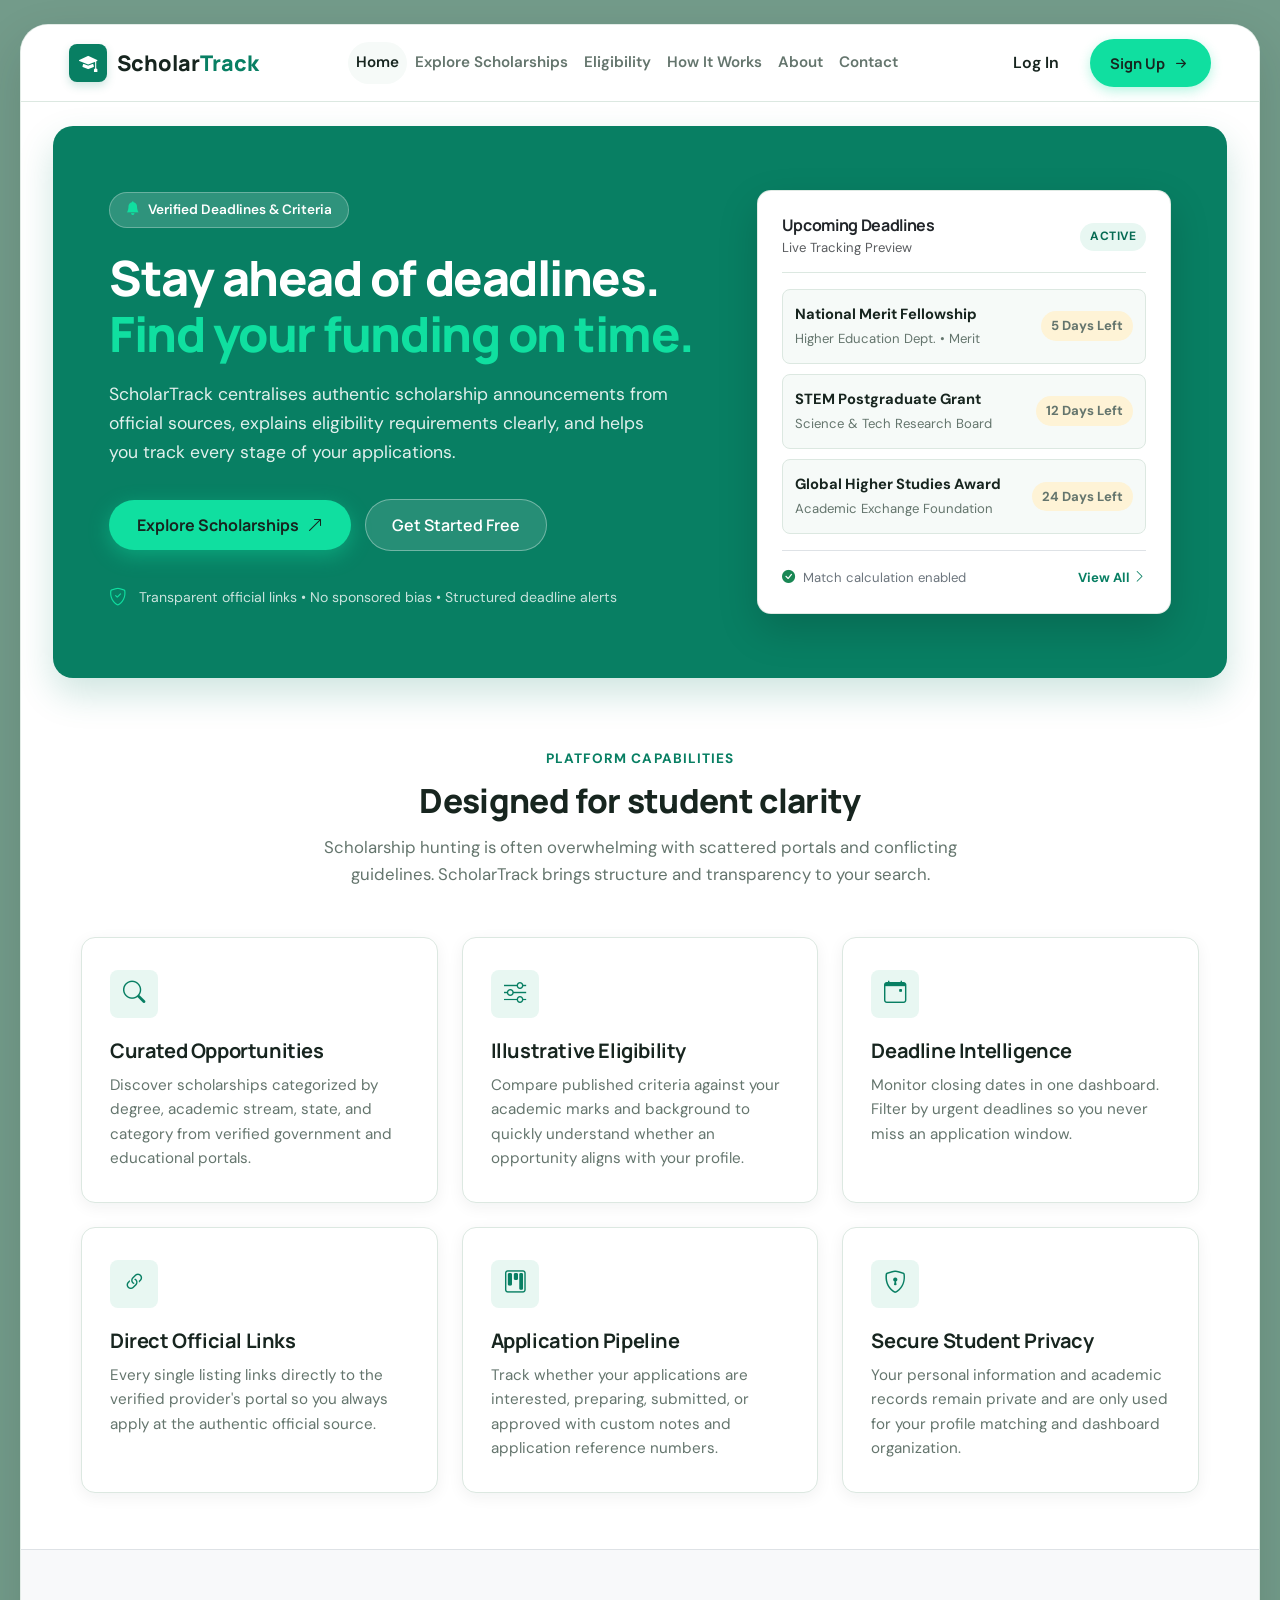
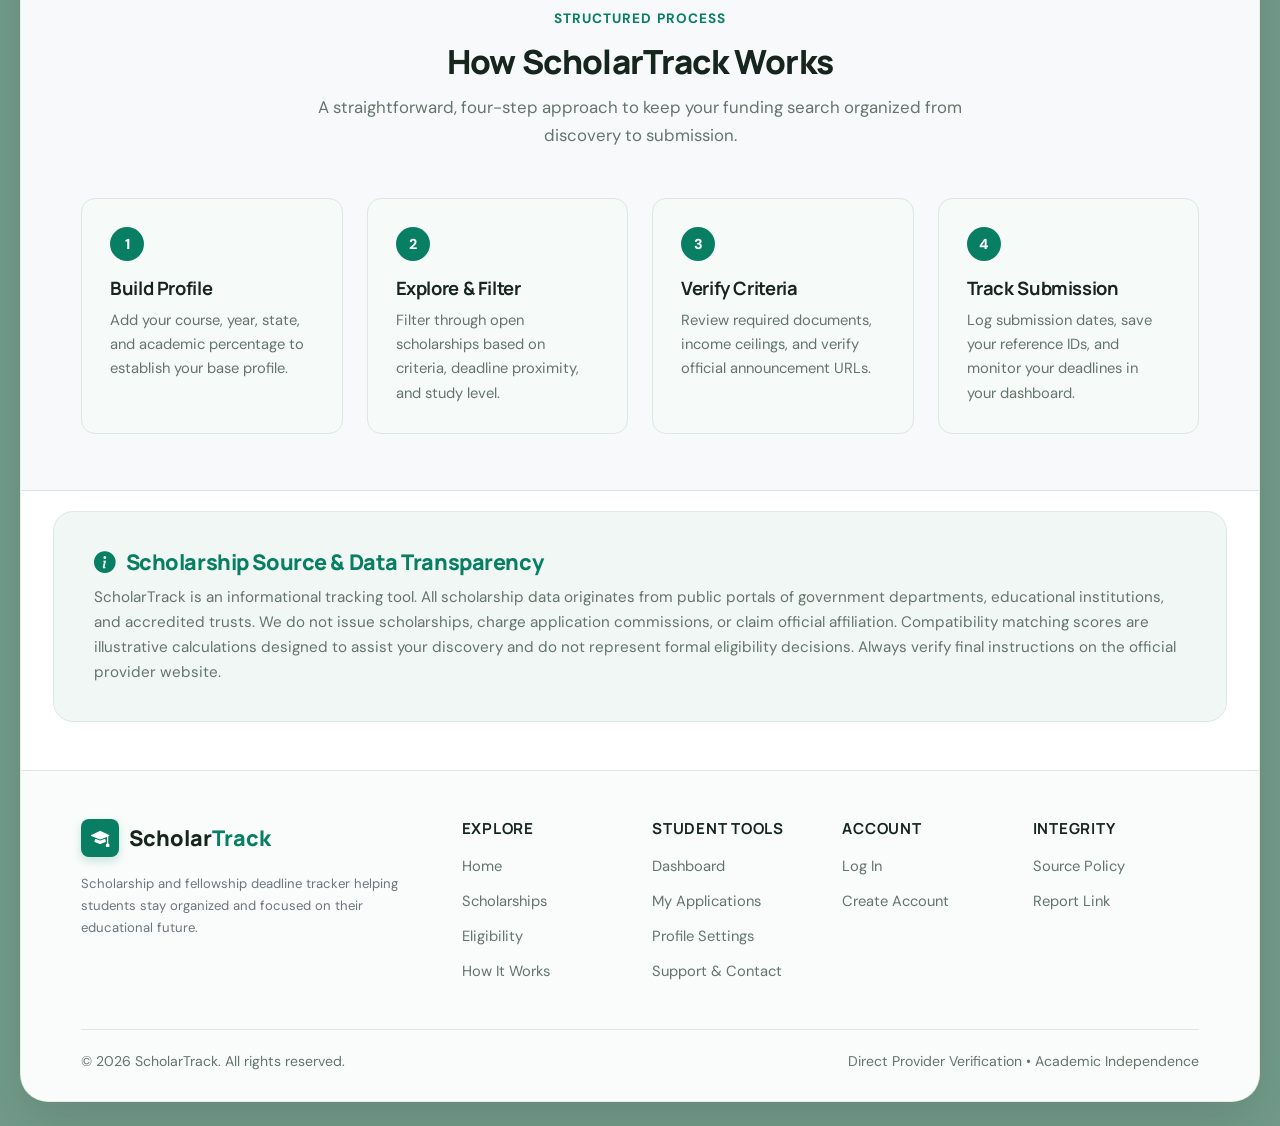
<file: frontend/index.html>
<!DOCTYPE html>
<html lang="en">
<head>
    <meta charset="UTF-8">
    <meta name="viewport" content="width=device-width, initial-scale=1.0">

    <meta
        name="description"
        content="ScholarTrack centralises verified scholarship deadlines, transparent eligibility guidelines, and structured application tracking for students."
    >

    <meta name="theme-color" content="#739B8A">

    <title>ScholarTrack — Scholarship & Fellowship Deadline Tracker</title>

    <!-- Google Fonts: Manrope & DM Sans -->
    <link rel="preconnect" href="https://fonts.googleapis.com">
    <link rel="preconnect" href="https://fonts.gstatic.com" crossorigin>
    <link
        href="https://fonts.googleapis.com/css2?family=DM+Sans:ital,opsz,wght@0,9..40,400..700;1,9..40,400..700&family=Manrope:wght@400;500;600;700;800&display=swap"
        rel="stylesheet"
    >

    <!-- Bootstrap 5 -->
    <link
        href="https://cdn.jsdelivr.net/npm/bootstrap@5.3.3/dist/css/bootstrap.min.css"
        rel="stylesheet"
    >

    <!-- Bootstrap Icons -->
    <link
        href="https://cdn.jsdelivr.net/npm/bootstrap-icons@1.11.3/font/bootstrap-icons.min.css"
        rel="stylesheet"
    >

    <!-- Project Stylesheet -->
    <link rel="stylesheet" href="css/style.css">
</head>

<body>

    <!-- Outer Sage-Green Page Background wraps the White Rounded Site Container -->
    <div class="site-frame">

        <!-- =========================
             WHITE NAVIGATION BAR
        ========================== -->
        <header class="site-header" id="siteHeader">
            <div class="container-fluid px-lg-5">
                <nav class="navbar navbar-expand-lg navbar-light py-0">

                    <!-- Logo -->
                    <a class="brand" href="index.html">
                        <span class="brand-icon">
                            <i class="bi bi-mortarboard-fill"></i>
                        </span>
                        <span>Scholar<span class="brand-highlight">Track</span></span>
                    </a>

                    <!-- Mobile Toggler -->
                    <button
                        class="navbar-toggler border-0"
                        type="button"
                        data-bs-toggle="collapse"
                        data-bs-target="#mainNavigation"
                        aria-controls="mainNavigation"
                        aria-expanded="false"
                        aria-label="Toggle navigation"
                    >
                        <span class="navbar-toggler-icon"></span>
                    </button>

                    <!-- Navigation Items -->
                    <div class="collapse navbar-collapse" id="mainNavigation">
                        <ul class="navbar-nav mx-auto nav-links mb-2 mb-lg-0">
                            <li class="nav-item">
                                <a class="nav-link active" href="index.html">Home</a>
                            </li>
                            <li class="nav-item">
                                <a class="nav-link" href="scholarships.html">Explore Scholarships</a>
                            </li>
                            <li class="nav-item">
                                <a class="nav-link" href="eligibility.html">Eligibility</a>
                            </li>
                            <li class="nav-item">
                                <a class="nav-link" href="#how-it-works">How It Works</a>
                            </li>
                            <li class="nav-item">
                                <a class="nav-link" href="#about">About</a>
                            </li>
                            <li class="nav-item">
                                <a class="nav-link" href="contact.html">Contact</a>
                            </li>
                        </ul>

                        <div class="nav-actions">
                            <a href="login.html" class="btn btn-nav-login">
                                Log In
                            </a>
                            <a href="signup.html" class="btn btn-nav-signup">
                                Sign Up
                                <i class="bi bi-arrow-right-short fs-5"></i>
                            </a>
                        </div>
                    </div>

                </nav>
            </div>
        </header>

        <main>

            <!-- =========================
                 EMERALD GREEN HERO SECTION
            ========================== -->
            <section class="hero-wrapper" id="home">
                <div class="hero-emerald-card">
                    <div class="row align-items-center g-5">

                        <!-- Left Hero Content -->
                        <div class="col-lg-7">
                            <div class="hero-pill-badge">
                                <i class="bi bi-bell-fill"></i>
                                <span>Verified Deadlines & Criteria</span>
                            </div>

                            <h1>
                                Stay ahead of deadlines.
                                <span class="d-block highlight-green">Find your funding on time.</span>
                            </h1>

                            <p class="hero-lead">
                                ScholarTrack centralises authentic scholarship announcements from official sources,
                                explains eligibility requirements clearly, and helps you track every stage of your applications.
                            </p>

                            <div class="hero-cta-group">
                                <a href="scholarships.html" class="btn btn-hero-primary">
                                    Explore Scholarships
                                    <i class="bi bi-arrow-up-right"></i>
                                </a>
                                <a href="signup.html" class="btn btn-hero-secondary">
                                    Get Started Free
                                </a>
                            </div>

                            <div class="hero-trust-bar">
                                <i class="bi bi-shield-check"></i>
                                <span>Transparent official links • No sponsored bias • Structured deadline alerts</span>
                            </div>
                        </div>

                        <!-- Right Hero Visual Card -->
                        <div class="col-lg-5">
                            <div class="hero-preview-card">
                                <div class="hero-preview-header">
                                    <div>
                                        <h6 class="mb-0 fw-bold text-dark">Upcoming Deadlines</h6>
                                        <small class="text-muted">Live Tracking Preview</small>
                                    </div>
                                    <span class="hero-preview-badge">Active</span>
                                </div>

                                <div class="hero-preview-item">
                                    <div>
                                        <strong>National Merit Fellowship</strong>
                                        <span>Higher Education Dept. • Merit</span>
                                    </div>
                                    <span class="days-left-badge">5 Days Left</span>
                                </div>

                                <div class="hero-preview-item">
                                    <div>
                                        <strong>STEM Postgraduate Grant</strong>
                                        <span>Science & Tech Research Board</span>
                                    </div>
                                    <span class="days-left-badge">12 Days Left</span>
                                </div>

                                <div class="hero-preview-item mb-0">
                                    <div>
                                        <strong>Global Higher Studies Award</strong>
                                        <span>Academic Exchange Foundation</span>
                                    </div>
                                    <span class="days-left-badge">24 Days Left</span>
                                </div>

                                <div class="mt-3 pt-3 border-top d-flex justify-content-between align-items-center">
                                    <span class="small text-secondary">
                                        <i class="bi bi-check-circle-fill text-success me-1"></i> Match calculation enabled
                                    </span>
                                    <a href="scholarships.html" class="small fw-bold text-decoration-none" style="color: var(--hero-background);">
                                        View All <i class="bi bi-chevron-right"></i>
                                    </a>
                                </div>
                            </div>
                        </div>

                    </div>
                </div>
            </section>

            <!-- =========================
                 FEATURE CARDS (WHITE SURFACE)
            ========================== -->
            <section class="content-section" id="features">
                <div class="container-fluid px-lg-4">
                    <div class="text-center mb-5">
                        <span class="section-eyebrow">Platform Capabilities</span>
                        <h2 class="section-title">Designed for student clarity</h2>
                        <p class="section-subtitle mx-auto">
                            Scholarship hunting is often overwhelming with scattered portals and conflicting guidelines.
                            ScholarTrack brings structure and transparency to your search.
                        </p>
                    </div>

                    <div class="row g-4">
                        <div class="col-md-6 col-lg-4">
                            <article class="feature-card">
                                <div class="feature-icon-wrapper">
                                    <i class="bi bi-search"></i>
                                </div>
                                <h3>Curated Opportunities</h3>
                                <p>
                                    Discover scholarships categorized by degree, academic stream, state, and category from verified government and educational portals.
                                </p>
                            </article>
                        </div>

                        <div class="col-md-6 col-lg-4">
                            <article class="feature-card">
                                <div class="feature-icon-wrapper">
                                    <i class="bi bi-sliders"></i>
                                </div>
                                <h3>Illustrative Eligibility</h3>
                                <p>
                                    Compare published criteria against your academic marks and background to quickly understand whether an opportunity aligns with your profile.
                                </p>
                            </article>
                        </div>

                        <div class="col-md-6 col-lg-4">
                            <article class="feature-card">
                                <div class="feature-icon-wrapper">
                                    <i class="bi bi-calendar-event"></i>
                                </div>
                                <h3>Deadline Intelligence</h3>
                                <p>
                                    Monitor closing dates in one dashboard. Filter by urgent deadlines so you never miss an application window.
                                </p>
                            </article>
                        </div>

                        <div class="col-md-6 col-lg-4">
                            <article class="feature-card">
                                <div class="feature-icon-wrapper">
                                    <i class="bi bi-link-45deg"></i>
                                </div>
                                <h3>Direct Official Links</h3>
                                <p>
                                    Every single listing links directly to the verified provider's portal so you always apply at the authentic official source.
                                </p>
                            </article>
                        </div>

                        <div class="col-md-6 col-lg-4">
                            <article class="feature-card">
                                <div class="feature-icon-wrapper">
                                    <i class="bi bi-kanban"></i>
                                </div>
                                <h3>Application Pipeline</h3>
                                <p>
                                    Track whether your applications are interested, preparing, submitted, or approved with custom notes and application reference numbers.
                                </p>
                            </article>
                        </div>

                        <div class="col-md-6 col-lg-4">
                            <article class="feature-card">
                                <div class="feature-icon-wrapper">
                                    <i class="bi bi-shield-lock"></i>
                                </div>
                                <h3>Secure Student Privacy</h3>
                                <p>
                                    Your personal information and academic records remain private and are only used for your profile matching and dashboard organization.
                                </p>
                            </article>
                        </div>
                    </div>
                </div>
            </section>

            <!-- =========================
                 HOW IT WORKS SECTION
            ========================== -->
            <section class="content-section bg-light border-top border-bottom" id="how-it-works">
                <div class="container-fluid px-lg-4">
                    <div class="text-center mb-5">
                        <span class="section-eyebrow">Structured Process</span>
                        <h2 class="section-title">How ScholarTrack Works</h2>
                        <p class="section-subtitle mx-auto">
                            A straightforward, four-step approach to keep your funding search organized from discovery to submission.
                        </p>
                    </div>

                    <div class="row g-4">
                        <div class="col-md-6 col-lg-3">
                            <div class="how-card">
                                <span class="how-number">1</span>
                                <h3>Build Profile</h3>
                                <p>Add your course, year, state, and academic percentage to establish your base profile.</p>
                            </div>
                        </div>

                        <div class="col-md-6 col-lg-3">
                            <div class="how-card">
                                <span class="how-number">2</span>
                                <h3>Explore & Filter</h3>
                                <p>Filter through open scholarships based on criteria, deadline proximity, and study level.</p>
                            </div>
                        </div>

                        <div class="col-md-6 col-lg-3">
                            <div class="how-card">
                                <span class="how-number">3</span>
                                <h3>Verify Criteria</h3>
                                <p>Review required documents, income ceilings, and verify official announcement URLs.</p>
                            </div>
                        </div>

                        <div class="col-md-6 col-lg-3">
                            <div class="how-card">
                                <span class="how-number">4</span>
                                <h3>Track Submission</h3>
                                <p>Log submission dates, save your reference IDs, and monitor your deadlines in your dashboard.</p>
                            </div>
                        </div>
                    </div>
                </div>
            </section>

            <!-- =========================
                 TRANSPARENCY & DATA ETHICS STRIP
            ========================== -->
            <section class="transparency-banner" id="about">
                <h3>
                    <i class="bi bi-info-circle-fill"></i>
                    Scholarship Source & Data Transparency
                </h3>
                <p>
                    ScholarTrack is an informational tracking tool. All scholarship data originates from public portals of government departments, educational institutions, and accredited trusts. We do not issue scholarships, charge application commissions, or claim official affiliation. Compatibility matching scores are illustrative calculations designed to assist your discovery and do not represent formal eligibility decisions. Always verify final instructions on the official provider website.
                </p>
            </section>

        </main>

        <!-- =========================
             USEFUL FOOTER
        ========================== -->
        <footer class="site-footer">
            <div class="container-fluid px-lg-4">
                <div class="row g-4">

                    <!-- Col 1: Brand & Summary -->
                    <div class="col-lg-4 footer-col">
                        <a class="brand mb-3 d-inline-flex" href="index.html">
                            <span class="brand-icon">
                                <i class="bi bi-mortarboard-fill"></i>
                            </span>
                            <span>Scholar<span class="brand-highlight">Track</span></span>
                        </a>
                        <p class="text-secondary small pe-lg-4">
                            Scholarship and fellowship deadline tracker helping students stay organized and focused on their educational future.
                        </p>
                    </div>

                    <!-- Col 2: Navigation Links -->
                    <div class="col-6 col-lg-2 footer-col">
                        <h4>Explore</h4>
                        <ul>
                            <li><a href="index.html">Home</a></li>
                            <li><a href="scholarships.html">Scholarships</a></li>
                            <li><a href="eligibility.html">Eligibility</a></li>
                            <li><a href="#how-it-works">How It Works</a></li>
                        </ul>
                    </div>

                    <!-- Col 3: Student Tools -->
                    <div class="col-6 col-lg-2 footer-col">
                        <h4>Student Tools</h4>
                        <ul>
                            <li><a href="dashboard.html">Dashboard</a></li>
                            <li><a href="applications.html">My Applications</a></li>
                            <li><a href="profile.html">Profile Settings</a></li>
                            <li><a href="contact.html">Support & Contact</a></li>
                        </ul>
                    </div>

                    <!-- Col 4: Account -->
                    <div class="col-6 col-lg-2 footer-col">
                        <h4>Account</h4>
                        <ul>
                            <li><a href="login.html">Log In</a></li>
                            <li><a href="signup.html">Create Account</a></li>
                        </ul>
                    </div>

                    <!-- Col 5: Ethics & Trust -->
                    <div class="col-6 col-lg-2 footer-col">
                        <h4>Integrity</h4>
                        <ul>
                            <li><a href="#about">Source Policy</a></li>
                            <li><a href="contact.html">Report Link</a></li>
                        </ul>
                    </div>

                </div>

                <div class="footer-bottom">
                    <span>&copy; 2026 ScholarTrack. All rights reserved.</span>
                    <span>Direct Provider Verification • Academic Independence</span>
                </div>
            </div>
        </footer>

    </div>

    <!-- Bootstrap 5 Bundle JS -->
    <script src="https://cdn.jsdelivr.net/npm/bootstrap@5.3.3/dist/js/bootstrap.bundle.min.js"></script>

</body>
</html>
</file>
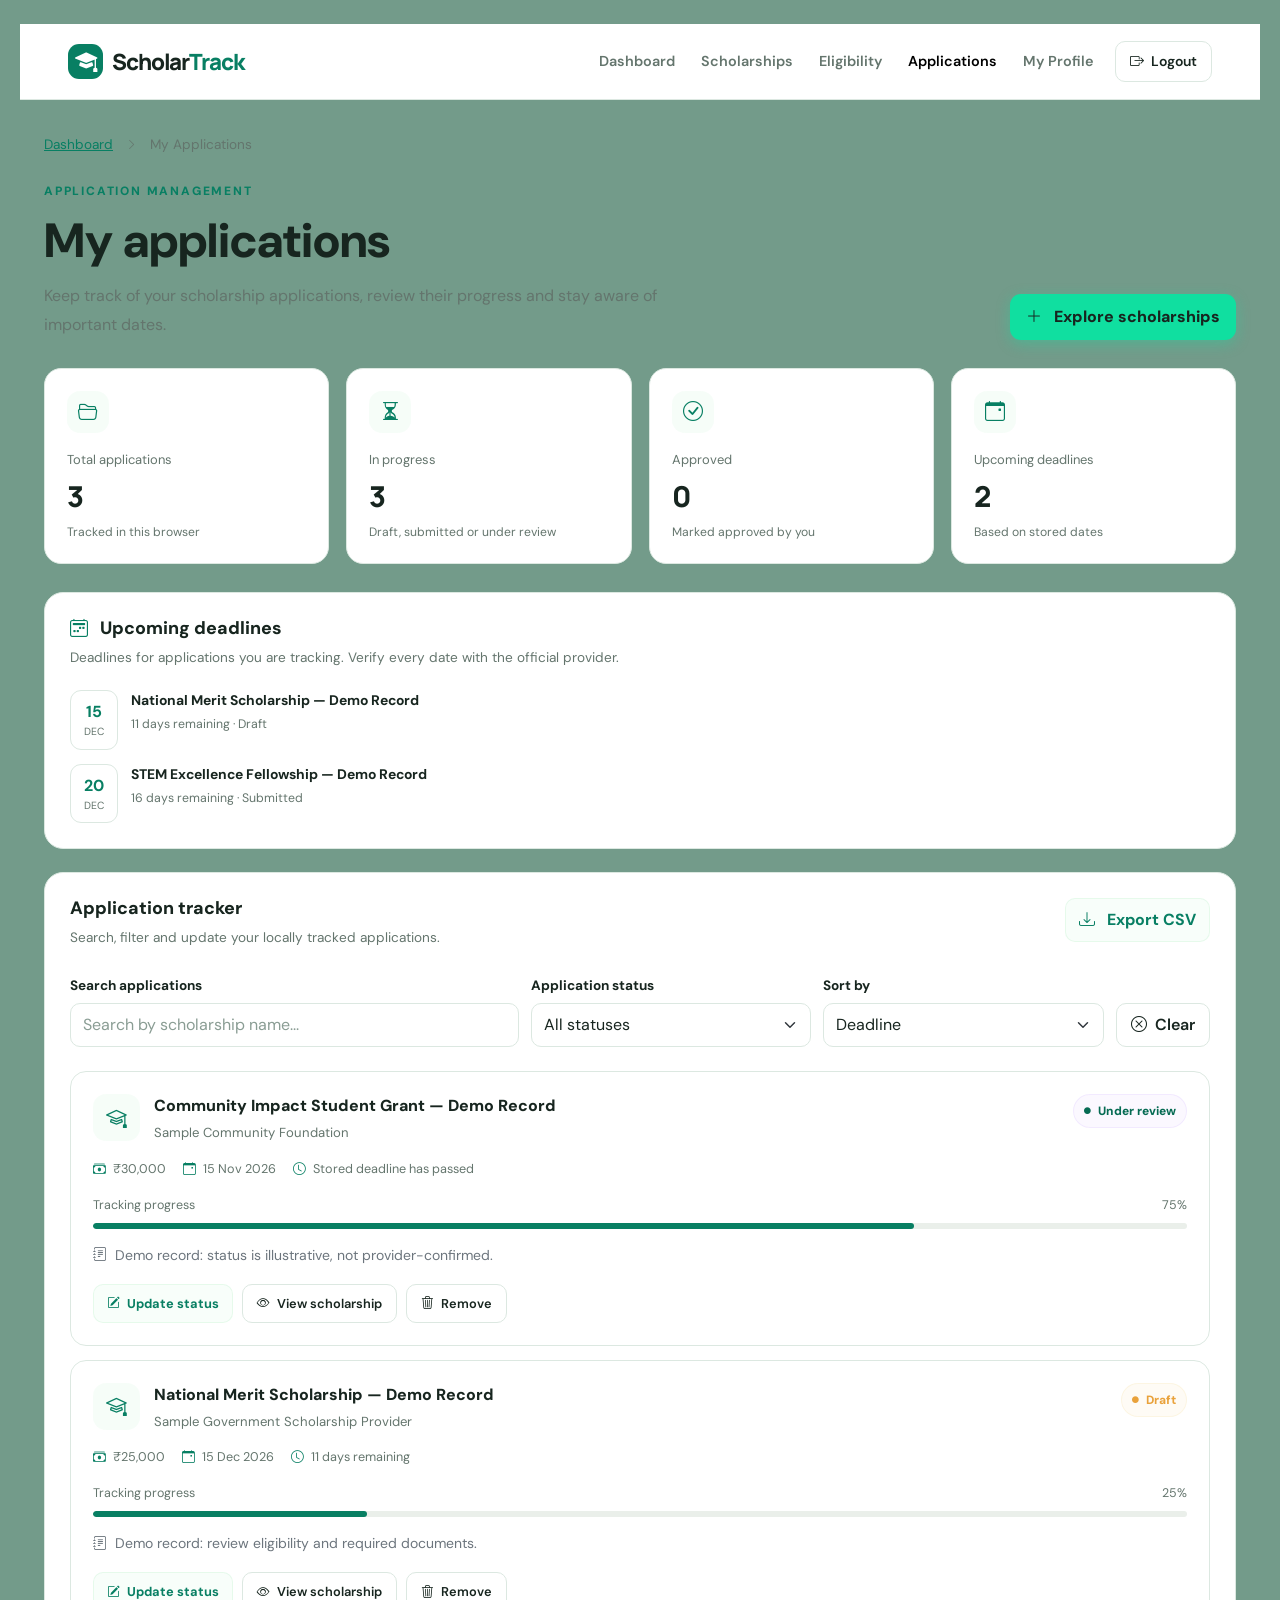
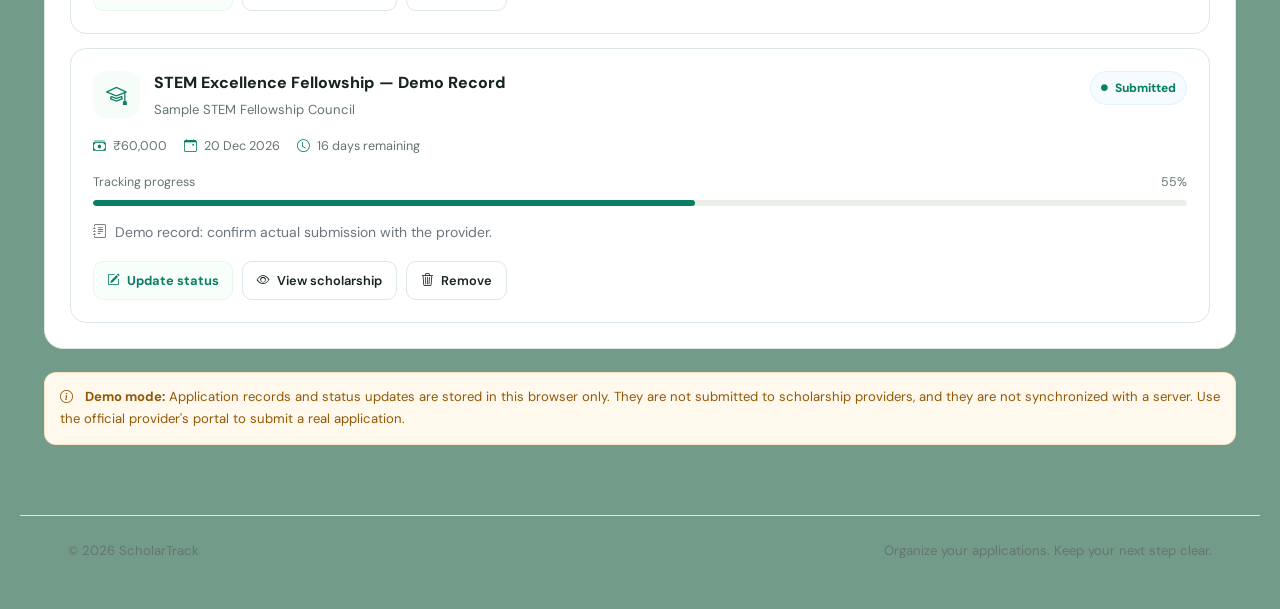
<file: frontend/applications.html>
<!DOCTYPE html>
<html lang="en">
<head>
    <meta charset="UTF-8">
    <meta name="viewport" content="width=device-width, initial-scale=1.0">

    <title>My Applications | ScholarTrack</title>
    <meta name="description" content="Track scholarship applications, monitor deadlines and manage application progress with ScholarTrack.">

    <link rel="preconnect" href="https://fonts.googleapis.com">
    <link rel="preconnect" href="https://fonts.gstatic.com" crossorigin>

    <link href="https://fonts.googleapis.com/css2?family=DM+Sans:wght@400;500;600;700&family=Manrope:wght@400;500;600;700;800&display=swap" rel="stylesheet">

    <link href="https://cdn.jsdelivr.net/npm/bootstrap@5.3.3/dist/css/bootstrap.min.css" rel="stylesheet">
    <link href="https://cdn.jsdelivr.net/npm/bootstrap-icons@1.11.3/font/bootstrap-icons.min.css" rel="stylesheet">

    <style>
        :root {
            --page-background: #739B8A;
            --surface: #FFFFFF;
            --surface-light: #F8FAF9;
            --hero-background: #087F63;
            --primary: #10DFA0;
            --primary-hover: #066B53;
            --text-primary: #17251F;
            --text-secondary: #64756D;
            --border: #DCE8E1;
            --warning: #E9A23B;
            --danger: #D9534F;

            --bg: var(--page-background);
            --text: #17251F;
            --muted: #64756D;
            --green: #087F63;
            --yellow: #E9A23B;
            --blue: #087F63;
            --red: #D9534F;
            --purple: #066B53;
        }

        * {
            box-sizing: border-box;
        }

        body {
            margin: 0;
            min-height: 100vh;
            background: var(--bg);
            color: var(--text);
            font-family: "DM Sans", sans-serif;
            padding: 24px 20px;
        }

        @media (max-width: 768px) {
            body {
                padding: 0;
            }
        }

        .navbar {
            background: #FFFFFF;
            border-bottom: 1px solid var(--border);
            padding: 15px 0;
        }

        .navbar-brand {
            color: var(--text);
            font-family: "Manrope", sans-serif;
            font-size: 1.4rem;
            font-weight: 800;
            letter-spacing: -.05em;
        }

        .brand-mark {
            display: inline-flex;
            align-items: center;
            justify-content: center;
            width: 35px;
            height: 35px;
            margin-right: 9px;
            border-radius: 11px;
            background: var(--green);
            color: #FFFFFF;
        }

        .brand-accent {
            color: var(--green);
        }

        .nav-link {
            color: var(--muted);
            padding: 9px 13px !important;
            font-size: .9rem;
            font-weight: 600;
            transition: color .2s ease;
        }

        .nav-link:hover,
        .nav-link.active {
            color: var(--green);
        }

        .btn-outline-custom {
            border: 1px solid var(--border);
            border-radius: 10px;
            padding: 9px 14px;
            color: var(--text);
            font-weight: 600;
        }

        .btn-outline-custom:hover {
            color: var(--green);
            border-color: var(--green);
        }

        .btn-green {
            border: 0;
            border-radius: 11px;
            background: var(--primary);
            color: #17251F;
            padding: 11px 16px;
            font-weight: 800;
            box-shadow: 0 4px 14px rgba(16, 223, 160, 0.35);
            transition: transform .2s ease, background .2s ease, color .2s ease;
        }

        .btn-green:hover {
            background: var(--primary-hover);
            color: #FFFFFF;
            transform: translateY(-2px);
        }

        .btn-soft {
            border: 1px solid rgba(155,230,176,.2);
            border-radius: 10px;
            background: rgba(155,230,176,.07);
            color: var(--green);
            padding: 9px 13px;
            font-weight: 700;
        }

        .btn-soft:hover {
            background: rgba(155,230,176,.15);
            color: var(--green);
        }

        .page-container {
            max-width: 1300px;
            margin: auto;
            padding: 35px 24px 70px;
        }

        .breadcrumb-line {
            color: var(--muted);
            font-size: .85rem;
            margin-bottom: 27px;
        }

        .breadcrumb-line a {
            color: var(--green);
        }

        .breadcrumb-line i {
            margin: 0 9px;
            font-size: .7rem;
        }

        .eyebrow {
            color: var(--green);
            font-size: .75rem;
            font-weight: 800;
            letter-spacing: .15em;
            text-transform: uppercase;
        }

        .page-title {
            font-size: clamp(2rem, 4vw, 3rem);
            font-weight: 800;
            line-height: 1.2;
            margin: 12px 0;
        }

        .page-description {
            max-width: 680px;
            color: var(--muted);
            line-height: 1.8;
        }

        .header-row {
            display: flex;
            justify-content: space-between;
            align-items: flex-end;
            gap: 22px;
            margin-bottom: 28px;
        }

        .summary-grid {
            display: grid;
            grid-template-columns: repeat(4, minmax(0, 1fr));
            gap: 17px;
            margin-bottom: 28px;
        }

        .summary-card {
            padding: 22px;
            border: 1px solid var(--border);
            border-radius: 17px;
            background: var(--surface);
            transition: transform .2s ease, border-color .2s ease;
        }

        .summary-card:hover {
            transform: translateY(-3px);
            border-color: rgba(155,230,176,.25);
        }

        .summary-icon {
            display: flex;
            align-items: center;
            justify-content: center;
            width: 42px;
            height: 42px;
            border-radius: 13px;
            background: rgba(155,230,176,.09);
            color: var(--green);
            font-size: 1.25rem;
            margin-bottom: 17px;
        }

        .summary-label {
            color: var(--muted);
            font-size: .81rem;
            margin-bottom: 6px;
        }

        .summary-value {
            font-family: "Manrope", sans-serif;
            font-size: 1.8rem;
            font-weight: 800;
        }

        .summary-note {
            color: var(--muted);
            font-size: .76rem;
            margin-top: 5px;
        }

        .panel {
            padding: 25px;
            border: 1px solid var(--border);
            border-radius: 19px;
            background: var(--surface);
            margin-bottom: 23px;
        }

        .panel-title {
            font-size: 1.12rem;
            font-weight: 800;
            margin-bottom: 6px;
        }

        .panel-description {
            color: var(--muted);
            font-size: .85rem;
            line-height: 1.7;
            margin-bottom: 21px;
        }

        .filters-row {
            display: grid;
            grid-template-columns: minmax(180px, 1.6fr) repeat(2, minmax(140px, 1fr)) auto;
            gap: 12px;
            align-items: end;
        }

        .form-label {
            color: var(--text);
            font-size: .85rem;
            font-weight: 700;
            margin-bottom: 7px;
        }

        .form-control,
        .form-select {
            background-color: #FFFFFF;
            color: var(--text);
            border: 1.5px solid var(--border);
            border-radius: 10px;
            min-height: 44px;
        }

        .form-control:focus,
        .form-select:focus {
            background-color: #FFFFFF;
            color: var(--text);
            border-color: var(--hero-background);
            box-shadow: 0 0 0 3px rgba(8, 127, 99, 0.12);
        }

        .form-control::placeholder {
            color: #8A9D94;
        }

        .form-select option {
            background: #FFFFFF;
            color: var(--text);
        }

        .application-list {
            display: flex;
            flex-direction: column;
            gap: 14px;
        }

        .application-card {
            padding: 22px;
            border: 1px solid var(--border);
            border-radius: 16px;
            background: var(--surface);
            transition: border-color .2s ease, transform .2s ease;
        }

        .application-card:hover {
            border-color: rgba(155,230,176,.25);
            transform: translateY(-2px);
        }

        .application-top {
            display: flex;
            align-items: flex-start;
            justify-content: space-between;
            gap: 17px;
        }

        .application-main {
            display: flex;
            align-items: flex-start;
            gap: 14px;
            min-width: 0;
        }

        .application-icon {
            display: flex;
            align-items: center;
            justify-content: center;
            width: 47px;
            height: 47px;
            border-radius: 13px;
            background: rgba(155,230,176,.09);
            color: var(--green);
            flex-shrink: 0;
            font-size: 1.3rem;
        }

        .application-title {
            font-size: 1rem;
            font-weight: 800;
            line-height: 1.5;
            margin-bottom: 5px;
            overflow-wrap: anywhere;
        }

        .application-provider {
            color: var(--muted);
            font-size: .82rem;
        }

        .status-badge {
            display: inline-flex;
            align-items: center;
            gap: 7px;
            padding: 7px 10px;
            border-radius: 30px;
            font-size: .75rem;
            font-weight: 800;
            white-space: nowrap;
        }

        .status-draft {
            color: var(--yellow);
            background: rgba(245,213,139,.09);
            border: 1px solid rgba(245,213,139,.18);
        }

        .status-submitted {
            color: var(--blue);
            background: rgba(145,201,255,.08);
            border: 1px solid rgba(145,201,255,.18);
        }

        .status-review {
            color: var(--purple);
            background: rgba(197,165,255,.08);
            border: 1px solid rgba(197,165,255,.18);
        }

        .status-approved {
            color: var(--green);
            background: rgba(155,230,176,.08);
            border: 1px solid rgba(155,230,176,.18);
        }

        .status-rejected {
            color: var(--red);
            background: rgba(255,157,157,.08);
            border: 1px solid rgba(255,157,157,.18);
        }

        .application-meta {
            display: flex;
            flex-wrap: wrap;
            gap: 17px;
            margin: 17px 0;
            color: var(--muted);
            font-size: .79rem;
        }

        .application-meta span {
            display: inline-flex;
            align-items: center;
            gap: 7px;
        }

        .application-meta i {
            color: var(--green);
        }

        .progress-header {
            display: flex;
            justify-content: space-between;
            gap: 12px;
            color: var(--muted);
            font-size: .78rem;
            margin-bottom: 8px;
        }

        .progress {
            height: 6px;
            border-radius: 20px;
            background: #EAEFEA;
        }

        .progress-bar {
            background: var(--green);
            border-radius: 20px;
        }

        .application-actions {
            display: flex;
            flex-wrap: wrap;
            gap: 9px;
            margin-top: 18px;
        }

        .application-actions .btn {
            font-size: .8rem;
        }

        .empty-state {
            padding: 55px 20px;
            text-align: center;
            border: 1px dashed rgba(255,255,255,.15);
            border-radius: 16px;
            color: var(--muted);
        }

        .empty-state i {
            display: block;
            font-size: 2.5rem;
            color: var(--green);
            margin-bottom: 14px;
        }

        .empty-state h3 {
            font-size: 1.1rem;
            color: var(--text);
            margin-bottom: 10px;
        }

        .deadline-list {
            display: flex;
            flex-direction: column;
            gap: 14px;
        }

        .deadline-item {
            display: flex;
            align-items: flex-start;
            gap: 13px;
        }

        .deadline-date {
            width: 48px;
            min-width: 48px;
            padding: 9px 4px;
            text-align: center;
            border: 1px solid var(--border);
            border-radius: 11px;
            background: rgba(255,255,255,.025);
        }

        .deadline-date strong {
            display: block;
            font-size: 1rem;
            color: var(--green);
        }

        .deadline-date span {
            display: block;
            color: var(--muted);
            font-size: .65rem;
            text-transform: uppercase;
        }

        .deadline-details {
            min-width: 0;
        }

        .deadline-details strong {
            display: block;
            font-size: .87rem;
            line-height: 1.5;
        }

        .deadline-details span {
            display: block;
            color: var(--muted);
            font-size: .77rem;
            margin-top: 4px;
            line-height: 1.5;
        }

        .note-box {
            border: 1px solid rgba(233, 162, 59, 0.25);
            background: #FEF8ED;
            color: #925805;
            border-radius: 12px;
            padding: 13px 15px;
            font-size: .82rem;
            line-height: 1.7;
        }

        .modal-content {
            background: #FFFFFF;
            color: var(--text);
            border: 1px solid var(--border);
            border-radius: 20px;
            box-shadow: 0 20px 50px rgba(23, 37, 31, 0.16);
        }

        .modal-header,
        .modal-footer {
            border-color: var(--border);
        }

        .toast-message {
            position: fixed;
            right: 22px;
            bottom: 22px;
            z-index: 2000;
            max-width: min(370px, calc(100vw - 44px));
            padding: 15px 18px;
            border: 1px solid var(--border);
            border-radius: 13px;
            background: #FFFFFF;
            color: var(--text);
            box-shadow: 0 16px 40px rgba(23, 37, 31, 0.14);
            opacity: 0;
            transform: translateY(10px);
            pointer-events: none;
            transition: opacity .2s ease, transform .2s ease;
        }

        .toast-message.show {
            opacity: 1;
            transform: translateY(0);
        }

        .footer {
            border-top: 1px solid var(--border);
            color: var(--muted);
            padding: 25px 0;
            font-size: .82rem;
        }

        .fade-up {
            animation: fadeUp .45s ease both;
        }

        @keyframes fadeUp {
            from {
                opacity: 0;
                transform: translateY(12px);
            }
            to {
                opacity: 1;
                transform: translateY(0);
            }
        }

        @media (max-width: 1000px) {
            .summary-grid {
                grid-template-columns: repeat(2, minmax(0, 1fr));
            }

            .filters-row {
                grid-template-columns: repeat(2, minmax(0, 1fr));
            }
        }

        @media (max-width: 767px) {
            .page-container {
                padding: 25px 15px 45px;
            }

            .header-row {
                align-items: flex-start;
                flex-direction: column;
            }

            .header-row > .btn {
                width: 100%;
            }

            .panel {
                padding: 21px 17px;
            }

            .summary-card {
                padding: 17px;
            }

            .summary-value {
                font-size: 1.5rem;
            }

            .filters-row {
                grid-template-columns: 1fr;
            }

            .application-card {
                padding: 17px;
            }

            .application-top {
                flex-direction: column;
            }

            .application-top > .status-badge {
                align-self: flex-start;
            }
        }

        @media (prefers-reduced-motion: reduce) {
            *, *::before, *::after {
                animation-duration: .01ms !important;
                animation-iteration-count: 1 !important;
                transition-duration: .01ms !important;
            }
        }
    </style>
</head>

<body>

    <!-- Navigation -->
    <nav class="navbar navbar-expand-lg sticky-top">
        <div class="container-fluid px-lg-5">
            <a class="navbar-brand d-flex align-items-center" href="index.html">
                <span class="brand-mark">
                    <i class="bi bi-mortarboard-fill"></i>
                </span>
                Scholar<span class="brand-accent">Track</span>
            </a>

            <button class="navbar-toggler btn-outline-custom" type="button"
                    data-bs-toggle="collapse" data-bs-target="#mainNavigation"
                    aria-controls="mainNavigation" aria-expanded="false"
                    aria-label="Toggle navigation">
                <i class="bi bi-list"></i>
            </button>

            <div class="collapse navbar-collapse" id="mainNavigation">
                <ul class="navbar-nav ms-auto align-items-lg-center mt-3 mt-lg-0">
                    <li class="nav-item">
                        <a class="nav-link" href="dashboard.html">Dashboard</a>
                    </li>
                    <li class="nav-item">
                        <a class="nav-link" href="scholarships.html">Scholarships</a>
                    </li>
                    <li class="nav-item">
                        <a class="nav-link" href="eligibility.html">Eligibility</a>
                    </li>
                    <li class="nav-item">
                        <a class="nav-link active" href="applications.html">Applications</a>
                    </li>
                    <li class="nav-item">
                        <a class="nav-link" href="profile.html">My Profile</a>
                    </li>
                    <li class="nav-item ms-lg-2 mt-2 mt-lg-0">
                        <button class="btn btn-outline-custom btn-sm" id="logoutButton">
                            <i class="bi bi-box-arrow-right me-1"></i> Logout
                        </button>
                    </li>
                </ul>
            </div>
        </div>
    </nav>

    <main class="page-container">

        <div class="breadcrumb-line">
            <a href="dashboard.html">Dashboard</a>
            <i class="bi bi-chevron-right"></i>
            <span>My Applications</span>
        </div>

        <!-- Header -->
        <section class="header-row fade-up">
            <div>
                <div class="eyebrow">Application management</div>
                <h1 class="page-title">My applications</h1>
                <p class="page-description mb-0">
                    Keep track of your scholarship applications, review their progress
                    and stay aware of important dates.
                </p>
            </div>

            <a href="scholarships.html" class="btn btn-green">
                <i class="bi bi-plus-lg me-2"></i>
                Explore scholarships
            </a>
        </section>

        <!-- Summary -->
        <section class="summary-grid fade-up">
            <div class="summary-card">
                <div class="summary-icon">
                    <i class="bi bi-folder2-open"></i>
                </div>
                <div class="summary-label">Total applications</div>
                <div class="summary-value" id="totalCount">0</div>
                <div class="summary-note">Tracked in this browser</div>
            </div>

            <div class="summary-card">
                <div class="summary-icon">
                    <i class="bi bi-hourglass-split"></i>
                </div>
                <div class="summary-label">In progress</div>
                <div class="summary-value" id="progressCount">0</div>
                <div class="summary-note">Draft, submitted or under review</div>
            </div>

            <div class="summary-card">
                <div class="summary-icon">
                    <i class="bi bi-check-circle"></i>
                </div>
                <div class="summary-label">Approved</div>
                <div class="summary-value" id="approvedCount">0</div>
                <div class="summary-note">Marked approved by you</div>
            </div>

            <div class="summary-card">
                <div class="summary-icon">
                    <i class="bi bi-calendar-event"></i>
                </div>
                <div class="summary-label">Upcoming deadlines</div>
                <div class="summary-value" id="deadlineCount">0</div>
                <div class="summary-note">Based on stored dates</div>
            </div>
        </section>

        <!-- Deadline panel -->
        <section class="panel fade-up">
            <h2 class="panel-title">
                <i class="bi bi-calendar2-week me-2" style="color:var(--green)"></i>
                Upcoming deadlines
            </h2>

            <p class="panel-description">
                Deadlines for applications you are tracking. Verify every date with the official provider.
            </p>

            <div id="deadlineList" class="deadline-list"></div>
        </section>

        <!-- Application list -->
        <section class="panel fade-up">
            <div class="d-flex flex-column flex-md-row justify-content-between gap-3 mb-4">
                <div>
                    <h2 class="panel-title">Application tracker</h2>
                    <p class="panel-description mb-0">
                        Search, filter and update your locally tracked applications.
                    </p>
                </div>

                <button class="btn btn-soft align-self-start" id="exportButton">
                    <i class="bi bi-download me-2"></i>
                    Export CSV
                </button>
            </div>

            <div class="filters-row mb-4">
                <div>
                    <label class="form-label" for="searchInput">Search applications</label>
                    <input type="search" class="form-control" id="searchInput"
                           placeholder="Search by scholarship name...">
                </div>

                <div>
                    <label class="form-label" for="statusFilter">Application status</label>
                    <select class="form-select" id="statusFilter">
                        <option value="all">All statuses</option>
                        <option value="draft">Draft</option>
                        <option value="submitted">Submitted</option>
                        <option value="review">Under review</option>
                        <option value="approved">Approved</option>
                        <option value="rejected">Rejected</option>
                    </select>
                </div>

                <div>
                    <label class="form-label" for="sortFilter">Sort by</label>
                    <select class="form-select" id="sortFilter">
                        <option value="deadline">Deadline</option>
                        <option value="name">Scholarship name</option>
                        <option value="recent">Recently updated</option>
                    </select>
                </div>

                <div>
                    <button class="btn btn-outline-custom w-100" id="clearFiltersButton">
                        <i class="bi bi-x-circle me-1"></i> Clear
                    </button>
                </div>
            </div>

            <div id="applicationList" class="application-list"></div>

            <div class="empty-state" id="emptyState" style="display:none;">
                <i class="bi bi-folder2-open"></i>
                <h3>No applications found</h3>
                <p class="mb-3">
                    Start tracking a scholarship or change your search filters.
                </p>
                <a href="scholarships.html" class="btn btn-green">
                    Explore scholarships
                </a>
            </div>
        </section>

        <div class="note-box">
            <i class="bi bi-info-circle me-2"></i>
            <strong>Demo mode:</strong> Application records and status updates are stored in this browser only.
            They are not submitted to scholarship providers, and they are not synchronized with a server.
            Use the official provider's portal to submit a real application.
        </div>

    </main>

    <footer class="footer">
        <div class="container-fluid px-lg-5 d-flex flex-column flex-md-row justify-content-between gap-2">
            <span>© <span id="currentYear"></span> ScholarTrack</span>
            <span>Organize your applications. Keep your next step clear.</span>
        </div>
    </footer>

    <!-- Update status modal -->
    <div class="modal fade" id="statusModal" tabindex="-1"
         aria-labelledby="statusModalTitle" aria-hidden="true">
        <div class="modal-dialog modal-dialog-centered">
            <div class="modal-content">
                <form id="statusForm">
                    <div class="modal-header">
                        <h2 class="modal-title fs-5" id="statusModalTitle">
                            Update application
                        </h2>

                        <button type="button" class="btn-close"
                                data-bs-dismiss="modal" aria-label="Close"></button>
                    </div>

                    <div class="modal-body">
                        <p class="text-secondary small" id="modalScholarshipName"></p>

                        <input type="hidden" id="editingApplicationId">

                        <div class="mb-3">
                            <label class="form-label" for="newStatus">Application status</label>

                            <select class="form-select" id="newStatus" required>
                                <option value="draft">Draft</option>
                                <option value="submitted">Submitted</option>
                                <option value="review">Under review</option>
                                <option value="approved">Approved</option>
                                <option value="rejected">Rejected</option>
                            </select>
                        </div>

                        <div class="mb-3">
                            <label class="form-label" for="applicationNotes">Personal notes</label>
                            <textarea class="form-control" id="applicationNotes"
                                      rows="4" maxlength="1000"
                                      placeholder="Example: Documents prepared, waiting for confirmation..."></textarea>
                            <div class="form-text text-secondary">
                                Avoid entering passwords, bank details or other sensitive information.
                            </div>
                        </div>
                    </div>

                    <div class="modal-footer">
                        <button type="button" class="btn btn-outline-custom"
                                data-bs-dismiss="modal">Cancel</button>

                        <button type="submit" class="btn btn-green">
                            Save changes
                        </button>
                    </div>
                </form>
            </div>
        </div>
    </div>

    <div class="toast-message" id="toastMessage" role="status" aria-live="polite"></div>

    <script src="https://cdn.jsdelivr.net/npm/bootstrap@5.3.3/dist/js/bootstrap.bundle.min.js"></script>

    <script>
        (() => {
            "use strict";

            const $ = selector => document.querySelector(selector);

            const STORAGE_KEY = "scholartrack_demo_applications";
            const SAVED_KEY = "scholartrack_demo_saved";

            const VALID_STATUSES = [
                "draft",
                "submitted",
                "review",
                "approved",
                "rejected"
            ];

            const STATUS_LABELS = {
                draft: "Draft",
                submitted: "Submitted",
                review: "Under review",
                approved: "Approved",
                rejected: "Rejected"
            };

            const STATUS_CLASSES = {
                draft: "status-draft",
                submitted: "status-submitted",
                review: "status-review",
                approved: "status-approved",
                rejected: "status-rejected"
            };

            /*
             * DEMO DATA ONLY.
             * These sample records are not real applications.
             *
             * Future Flask integration:
             * GET    /api/applications
             * POST   /api/applications
             * PATCH  /api/applications/<id>
             * DELETE /api/applications/<id>
             */

            const demoApplications = [
                {
                    id: "app-demo-001",
                    scholarshipId: "demo-sch-001",
                    title: "National Merit Scholarship — Demo Record",
                    provider: "Sample Government Scholarship Provider",
                    amount: 25000,
                    deadline: "2026-12-15",
                    status: "draft",
                    notes: "Demo record: review eligibility and required documents.",
                    updatedAt: "2026-10-15T10:00:00"
                },
                {
                    id: "app-demo-002",
                    scholarshipId: "demo-sch-003",
                    title: "STEM Excellence Fellowship — Demo Record",
                    provider: "Sample STEM Fellowship Council",
                    amount: 60000,
                    deadline: "2026-12-20",
                    status: "submitted",
                    notes: "Demo record: confirm actual submission with the provider.",
                    updatedAt: "2026-10-14T15:30:00"
                },
                {
                    id: "app-demo-003",
                    scholarshipId: "demo-sch-004",
                    title: "Community Impact Student Grant — Demo Record",
                    provider: "Sample Community Foundation",
                    amount: 30000,
                    deadline: "2026-11-15",
                    status: "review",
                    notes: "Demo record: status is illustrative, not provider-confirmed.",
                    updatedAt: "2026-10-12T09:00:00"
                }
            ];

            let applications = [];
            let toastTimer = null;
            let statusModal = null;

            $("#currentYear").textContent = new Date().getFullYear();

            function escapeHTML(value) {
                return String(value ?? "").replace(/[&<>"']/g, character => ({
                    "&": "&amp;",
                    "<": "&lt;",
                    ">": "&gt;",
                    '"': "&quot;",
                    "'": "&#039;"
                })[character]);
            }

            function showToast(message) {
                const toast = $("#toastMessage");
                toast.textContent = message;
                toast.classList.add("show");

                clearTimeout(toastTimer);

                toastTimer = setTimeout(() => {
                    toast.classList.remove("show");
                }, 3000);
            }

            function formatAmount(amount) {
                if (amount === null || amount === undefined || amount === "") {
                    return "Not specified";
                }

                const numericAmount = Number(amount);

                if (!Number.isFinite(numericAmount)) {
                    return "Not specified";
                }

                return new Intl.NumberFormat("en-IN", {
                    style: "currency",
                    currency: "INR",
                    maximumFractionDigits: 0
                }).format(numericAmount);
            }

            function parseLocalDate(dateString) {
                if (!dateString) return null;

                const match = /^(\d{4})-(\d{2})-(\d{2})$/.exec(dateString);

                if (!match) return null;

                const year = Number(match[1]);
                const month = Number(match[2]) - 1;
                const day = Number(match[3]);

                const date = new Date(year, month, day);

                if (
                    date.getFullYear() !== year ||
                    date.getMonth() !== month ||
                    date.getDate() !== day
                ) {
                    return null;
                }

                return date;
            }

            function formatDate(dateString) {
                const date = parseLocalDate(dateString);

                if (!date) return "Unknown";

                return date.toLocaleDateString("en-IN", {
                    day: "numeric",
                    month: "short",
                    year: "numeric"
                });
            }

            function getDaysRemaining(deadline) {
                const date = parseLocalDate(deadline);

                if (!date) return null;

                const today = new Date();
                today.setHours(0, 0, 0, 0);
                date.setHours(0, 0, 0, 0);

                return Math.ceil(
                    (date.getTime() - today.getTime()) /
                    (24 * 60 * 60 * 1000)
                );
            }

            function readLocalApplications() {
                try {
                    const stored = JSON.parse(
                        localStorage.getItem(STORAGE_KEY) || "null"
                    );

                    if (!Array.isArray(stored)) {
                        return null;
                    }

                    return stored.filter(item => {
                        return item &&
                            typeof item.id === "string" &&
                            typeof item.title === "string" &&
                            VALID_STATUSES.includes(item.status);
                    });
                } catch {
                    return null;
                }
            }

            function persistApplications() {
                try {
                    localStorage.setItem(
                        STORAGE_KEY,
                        JSON.stringify(applications)
                    );
                    return true;
                } catch {
                    showToast("Browser storage is unavailable. Changes may not persist.");
                    return false;
                }
            }

            function loadApplications() {
                const stored = readLocalApplications();

                applications = stored === null
                    ? demoApplications.map(item => ({ ...item }))
                    : stored;

                if (stored === null) {
                    persistApplications();
                }
            }

            function getStatusBadge(status) {
                const safeStatus = VALID_STATUSES.includes(status)
                    ? status
                    : "draft";

                return `
                    <span class="status-badge ${STATUS_CLASSES[safeStatus]}">
                        <i class="bi bi-circle-fill" style="font-size:.42rem"></i>
                        ${STATUS_LABELS[safeStatus]}
                    </span>
                `;
            }

            function getProgress(status) {
                const progress = {
                    draft: 25,
                    submitted: 55,
                    review: 75,
                    approved: 100,
                    rejected: 100
                };

                return progress[status] ?? 0;
            }

            function getFilteredApplications() {
                const query = $("#searchInput").value.trim().toLowerCase();
                const selectedStatus = $("#statusFilter").value;
                const sortBy = $("#sortFilter").value;

                const filtered = applications.filter(application => {
                    const matchesQuery =
                        application.title.toLowerCase().includes(query) ||
                        String(application.provider || "").toLowerCase().includes(query);

                    const matchesStatus =
                        selectedStatus === "all" ||
                        application.status === selectedStatus;

                    return matchesQuery && matchesStatus;
                });

                filtered.sort((a, b) => {
                    if (sortBy === "name") {
                        return a.title.localeCompare(b.title);
                    }

                    if (sortBy === "recent") {
                        return new Date(b.updatedAt || 0) -
                            new Date(a.updatedAt || 0);
                    }

                    const dateA = parseLocalDate(a.deadline);
                    const dateB = parseLocalDate(b.deadline);

                    if (!dateA && !dateB) return 0;
                    if (!dateA) return 1;
                    if (!dateB) return -1;

                    return dateA - dateB;
                });

                return filtered;
            }

            function renderApplication(application) {
                const progress = getProgress(application.status);
                const deadlineDays = getDaysRemaining(application.deadline);

                let deadlineLabel = "Deadline unknown";

                if (deadlineDays !== null) {
                    if (deadlineDays < 0) {
                        deadlineLabel = "Stored deadline has passed";
                    } else if (deadlineDays === 0) {
                        deadlineLabel = "Stored deadline is today";
                    } else {
                        deadlineLabel = `${deadlineDays} days remaining`;
                    }
                }

                const notes = application.notes
                    ? escapeHTML(application.notes)
                    : "No personal notes added.";

                return `
                    <article class="application-card fade-up">
                        <div class="application-top">
                            <div class="application-main">
                                <div class="application-icon">
                                    <i class="bi bi-mortarboard"></i>
                                </div>

                                <div>
                                    <h3 class="application-title">
                                        ${escapeHTML(application.title)}
                                    </h3>

                                    <div class="application-provider">
                                        ${escapeHTML(application.provider || "Provider not specified")}
                                    </div>
                                </div>
                            </div>

                            ${getStatusBadge(application.status)}
                        </div>

                        <div class="application-meta">
                            <span>
                                <i class="bi bi-cash-stack"></i>
                                ${escapeHTML(formatAmount(application.amount))}
                            </span>

                            <span>
                                <i class="bi bi-calendar-event"></i>
                                ${escapeHTML(formatDate(application.deadline))}
                            </span>

                            <span>
                                <i class="bi bi-clock"></i>
                                ${escapeHTML(deadlineLabel)}
                            </span>
                        </div>

                        <div class="progress-header">
                            <span>Tracking progress</span>
                            <span>${progress}%</span>
                        </div>

                        <div class="progress">
                            <div class="progress-bar"
                                 style="width:${progress}%"></div>
                        </div>

                        <div class="mt-3 small text-secondary">
                            <i class="bi bi-journal-text me-1"></i>
                            ${notes}
                        </div>

                        <div class="application-actions">
                            <button class="btn btn-soft edit-status-button"
                                    data-id="${escapeHTML(application.id)}">
                                <i class="bi bi-pencil-square me-1"></i>
                                Update status
                            </button>

                            <a class="btn btn-outline-custom"
                               href="scholarship-details.html?id=${encodeURIComponent(application.scholarshipId || "")}">
                                <i class="bi bi-eye me-1"></i>
                                View scholarship
                            </a>

                            <button class="btn btn-outline-custom remove-application-button"
                                    data-id="${escapeHTML(application.id)}">
                                <i class="bi bi-trash3 me-1"></i>
                                Remove
                            </button>
                        </div>
                    </article>
                `;
            }

            function renderApplications() {
                const filtered = getFilteredApplications();
                const list = $("#applicationList");

                list.innerHTML = "";

                $("#emptyState").style.display = filtered.length ? "none" : "block";

                if (!filtered.length) {
                    $("#emptyState").innerHTML = `
                        <i class="bi bi-folder2-open"></i>
                        <h3>No applications found</h3>
                        <p class="mb-3">
                            Try another filter or add a scholarship from your tracker.
                        </p>
                        <a href="scholarships.html" class="btn btn-green">
                            Explore scholarships
                        </a>
                    `;
                }

                filtered.forEach(application => {
                    list.insertAdjacentHTML(
                        "beforeend",
                        renderApplication(application)
                    );
                });
            }

            function renderSummary() {
                const total = applications.length;

                const approved = applications.filter(
                    item => item.status === "approved"
                ).length;

                const inProgress = applications.filter(
                    item => ["draft", "submitted", "review"].includes(item.status)
                ).length;

                const upcoming = applications.filter(item => {
                    const days = getDaysRemaining(item.deadline);
                    return days !== null && days >= 0 && days <= 30;
                }).length;

                $("#totalCount").textContent = total;
                $("#progressCount").textContent = inProgress;
                $("#approvedCount").textContent = approved;
                $("#deadlineCount").textContent = upcoming;
            }

            function renderDeadlines() {
                const container = $("#deadlineList");

                const upcoming = applications
                    .filter(item => {
                        const days = getDaysRemaining(item.deadline);
                        return days !== null && days >= 0;
                    })
                    .sort((a, b) => {
                        return getDaysRemaining(a.deadline) -
                            getDaysRemaining(b.deadline);
                    })
                    .slice(0, 5);

                container.innerHTML = "";

                if (!upcoming.length) {
                    container.innerHTML = `
                        <div class="text-secondary small">
                            No upcoming deadlines with known dates.
                            Check the provider's official website for current deadlines.
                        </div>
                    `;
                    return;
                }

                upcoming.forEach(application => {
                    const date = parseLocalDate(application.deadline);
                    const days = getDaysRemaining(application.deadline);

                    const month = date.toLocaleDateString("en-IN", {
                        month: "short"
                    });

                    const day = date.toLocaleDateString("en-IN", {
                        day: "2-digit"
                    });

                    let message = days === 0
                        ? "Stored deadline is today"
                        : days === 1
                            ? "1 day remaining"
                            : `${days} days remaining`;

                    container.insertAdjacentHTML("beforeend", `
                        <div class="deadline-item">
                            <div class="deadline-date">
                                <strong>${escapeHTML(day)}</strong>
                                <span>${escapeHTML(month)}</span>
                            </div>

                            <div class="deadline-details">
                                <strong>${escapeHTML(application.title)}</strong>
                                <span>
                                    ${escapeHTML(message)} ·
                                    ${escapeHTML(STATUS_LABELS[application.status])}
                                </span>
                            </div>
                        </div>
                    `);
                });
            }

            function renderAll() {
                renderSummary();
                renderDeadlines();
                renderApplications();
            }

            function openEditModal(id) {
                const application = applications.find(item => item.id === id);

                if (!application) {
                    showToast("Application record not found.");
                    return;
                }

                $("#editingApplicationId").value = application.id;
                $("#modalScholarshipName").textContent = application.title;
                $("#newStatus").value = application.status;
                $("#applicationNotes").value = application.notes || "";

                statusModal.show();
            }

            $("#statusForm").addEventListener("submit", event => {
                event.preventDefault();

                const id = $("#editingApplicationId").value;
                const status = $("#newStatus").value;
                const notes = $("#applicationNotes").value.trim();

                if (!VALID_STATUSES.includes(status)) {
                    showToast("Select a valid application status.");
                    return;
                }

                const application = applications.find(item => item.id === id);

                if (!application) {
                    showToast("Application record not found.");
                    return;
                }

                application.status = status;
                application.notes = notes;
                application.updatedAt = new Date().toISOString();

                persistApplications();
                renderAll();

                statusModal.hide();
                showToast("Application tracking status updated.");
            });

            $("#applicationList").addEventListener("click", event => {
                const editButton = event.target.closest(".edit-status-button");
                const removeButton = event.target.closest(".remove-application-button");

                if (editButton) {
                    openEditModal(editButton.dataset.id);
                    return;
                }

                if (removeButton) {
                    const id = removeButton.dataset.id;

                    const application = applications.find(item => item.id === id);

                    if (!application) return;

                    const confirmed = window.confirm(
                        `Remove "${application.title}" from your local application tracker?`
                    );

                    if (!confirmed) return;

                    applications = applications.filter(item => item.id !== id);

                    persistApplications();
                    renderAll();

                    showToast("Application removed from your local tracker.");
                }
            });

            $("#searchInput").addEventListener("input", renderApplications);
            $("#statusFilter").addEventListener("change", renderApplications);
            $("#sortFilter").addEventListener("change", renderApplications);

            $("#clearFiltersButton").addEventListener("click", () => {
                $("#searchInput").value = "";
                $("#statusFilter").value = "all";
                $("#sortFilter").value = "deadline";

                renderApplications();
            });

            $("#exportButton").addEventListener("click", () => {
                if (!applications.length) {
                    showToast("There are no application records to export.");
                    return;
                }

                const columns = [
                    "Application ID",
                    "Scholarship",
                    "Provider",
                    "Amount INR",
                    "Deadline",
                    "Status",
                    "Notes",
                    "Last Updated"
                ];

                function csvCell(value) {
                    const safe = String(value ?? "").replace(/"/g, '""');
                    return `"${safe}"`;
                }

                const rows = applications.map(item => [
                    item.id,
                    item.title,
                    item.provider,
                    item.amount,
                    item.deadline,
                    STATUS_LABELS[item.status] || item.status,
                    item.notes,
                    item.updatedAt
                ]);

                const csv = [
                    columns,
                    ...rows
                ].map(row => row.map(csvCell).join(",")).join("\r\n");

                const blob = new Blob(
                    ["\uFEFF", csv],
                    { type: "text/csv;charset=utf-8;" }
                );

                const url = URL.createObjectURL(blob);
                const anchor = document.createElement("a");

                anchor.href = url;
                anchor.download = "scholartrack-applications-demo.csv";
                document.body.appendChild(anchor);
                anchor.click();
                anchor.remove();

                URL.revokeObjectURL(url);

                showToast("Demo application data exported as CSV.");
            });

            $("#logoutButton").addEventListener("click", async () => {
                /*
                 * Connect this to Flask session logout when the backend is ready.
                 */
                try {
                    await fetch("http://127.0.0.1:5000/api/auth/logout", {
                        method: "POST",
                        credentials: "include"
                    });
                } catch {
                    // Backend may not be running during frontend development.
                }

                window.location.href = "login.html";
            });

            /*
             * A future "Add application" action can create a record from a
             * scholarship detail page and persist it through the Flask API.
             * This demo starts with sample application records.
             */
            document.addEventListener("DOMContentLoaded", () => {
                statusModal = new bootstrap.Modal($("#statusModal"));
                loadApplications();
                renderAll();
            });

            // Initialize immediately because this script is at the end of body.
            if (document.readyState !== "loading") {
                statusModal = new bootstrap.Modal($("#statusModal"));
                loadApplications();
                renderAll();
            }
        })();
    </script>
</body>
</html>
</file>
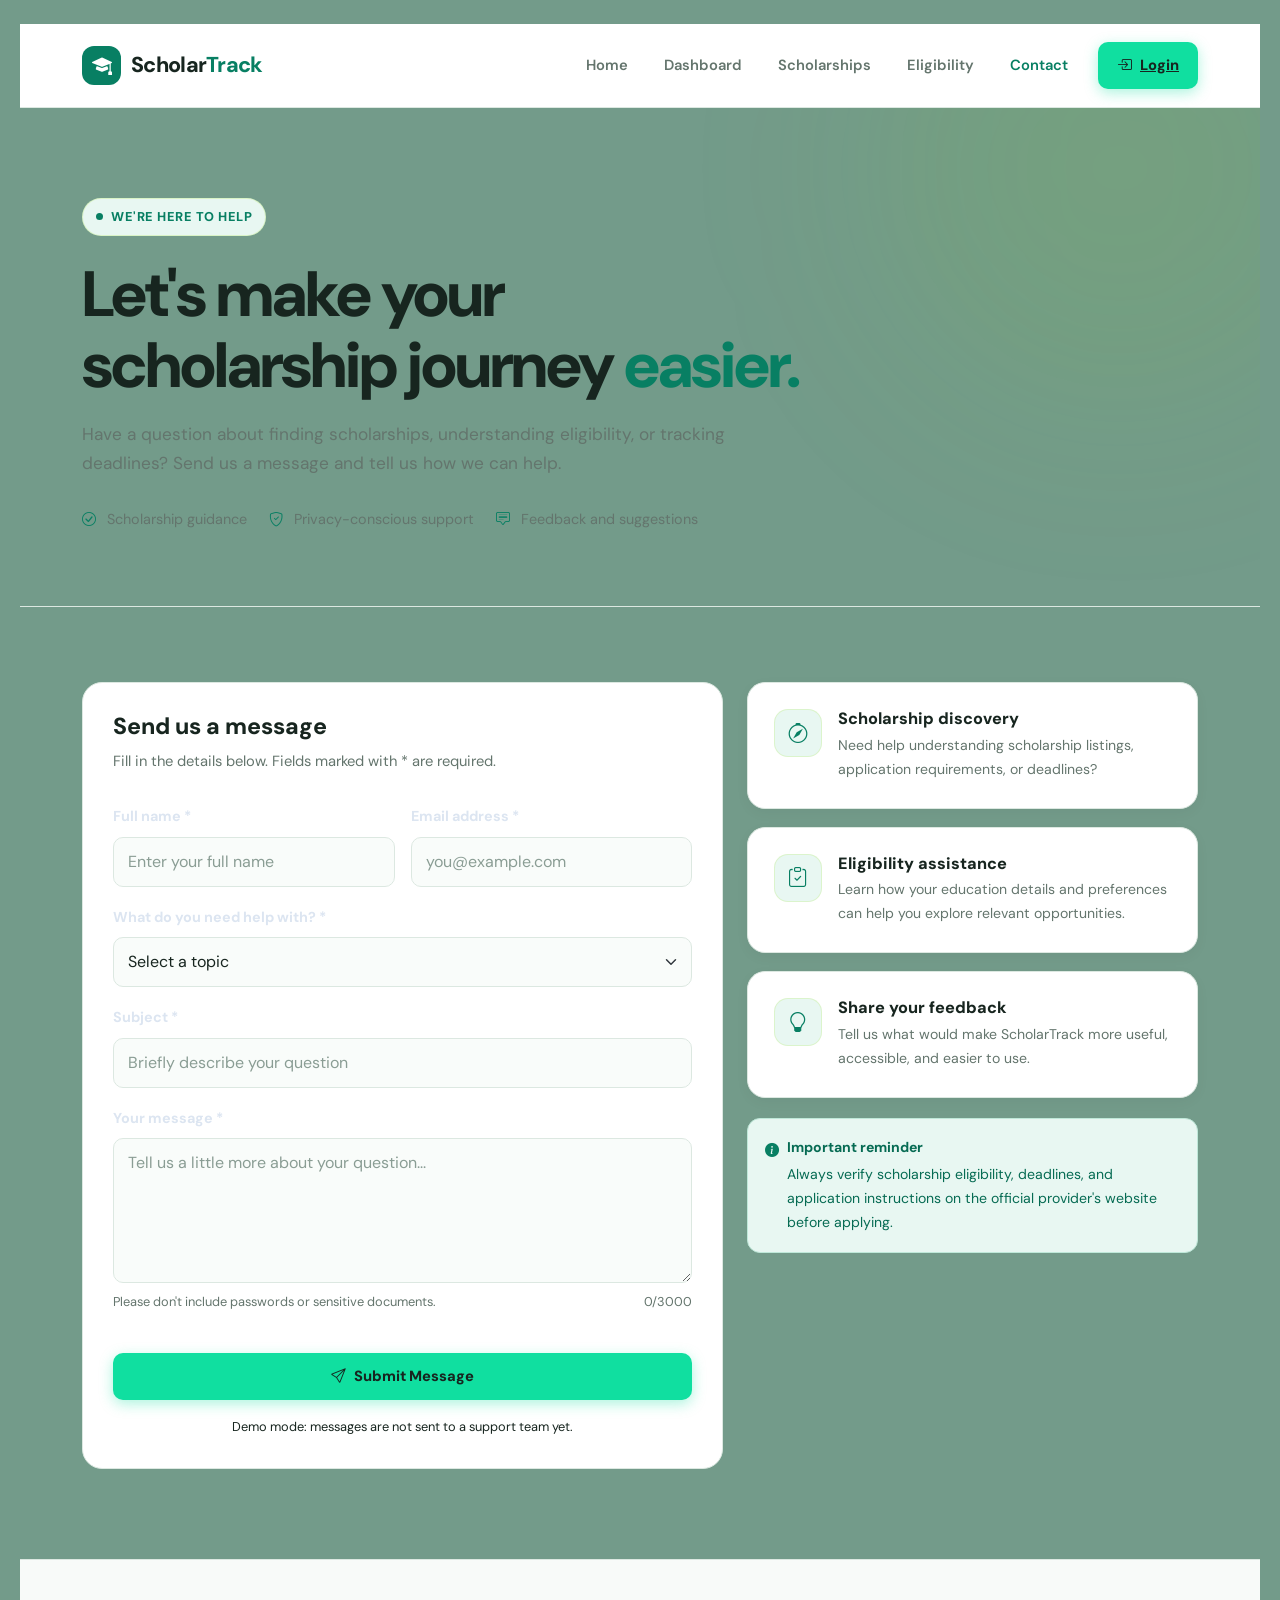
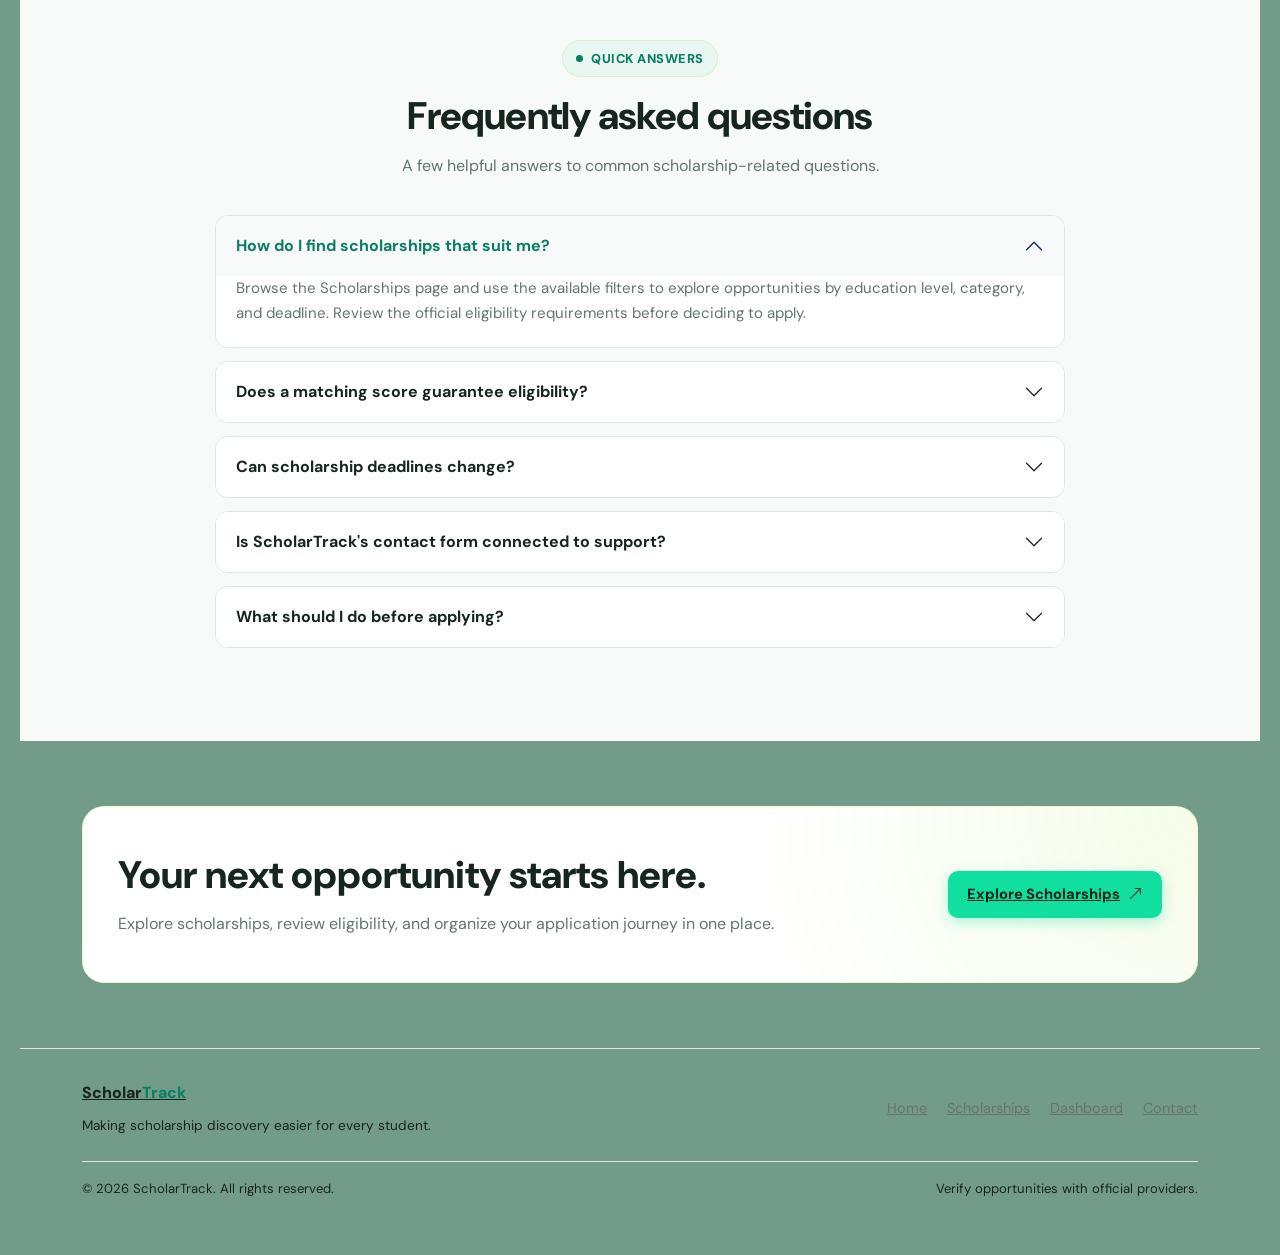
<file: frontend/contact.html>
<!DOCTYPE html>
<html lang="en">
<head>
    <meta charset="UTF-8">
    <meta name="viewport" content="width=device-width, initial-scale=1.0">

    <meta name="description"
          content="Contact ScholarTrack for help with scholarship discovery, eligibility, and application tracking.">

    <title>Contact Us | ScholarTrack</title>

    <!-- Bootstrap -->
    <link
        href="https://cdn.jsdelivr.net/npm/bootstrap@5.3.3/dist/css/bootstrap.min.css"
        rel="stylesheet"
    >

    <!-- Bootstrap Icons -->
    <link
        href="https://cdn.jsdelivr.net/npm/bootstrap-icons@1.11.3/font/bootstrap-icons.min.css"
        rel="stylesheet"
    >

    <!-- Google Fonts -->
    <link
        href="https://fonts.googleapis.com/css2?family=DM+Sans:wght@400;500;600;700&family=Manrope:wght@400;500;600;700;800&display=swap"
        rel="stylesheet"
    >

    <style>
        :root {
            --page-background: #739B8A;
            --surface: #FFFFFF;
            --surface-light: #F8FAF9;
            --hero-background: #087F63;
            --primary: #10DFA0;
            --primary-hover: #066B53;
            --text-primary: #17251F;
            --text-secondary: #64756D;
            --border: #DCE8E1;
            --warning: #E9A23B;
            --danger: #D9534F;

            --background: var(--page-background);
            --text: #17251F;
            --muted: #64756D;
            --green: #087F63;
            --green-dark: #066B53;
            --green-soft: #E8F7F2;
        }

        * {
            box-sizing: border-box;
        }

        html {
            scroll-behavior: smooth;
        }

        body {
            margin: 0;
            background: var(--background);
            color: var(--text);
            font-family: "DM Sans", sans-serif;
            line-height: 1.7;
            padding: 24px 20px;
        }

        @media (max-width: 768px) {
            body {
                padding: 0;
            }
        }

        .site-navbar {
            background: #FFFFFF;
            border-bottom: 1px solid var(--border);
        }

        .navbar {
            padding: 17px 0;
        }

        .navbar-brand {
            display: inline-flex;
            align-items: center;
            gap: 10px;
            color: var(--text);
            font-weight: 800;
            font-size: 1.35rem;
            letter-spacing: -0.7px;
        }

        .brand-icon {
            width: 39px;
            height: 39px;
            display: grid;
            place-items: center;
            border-radius: 12px;
            background: var(--hero-background);
            color: #FFFFFF;
            font-size: 1.25rem;
        }

        .brand-highlight {
            color: var(--hero-background);
        }

        .navbar-nav {
            gap: 8px;
        }

        .navbar .nav-link {
            color: var(--muted);
            padding: 9px 14px !important;
            font-size: 0.92rem;
            font-weight: 600;
            transition: color 0.2s ease;
        }

        .navbar .nav-link:hover,
        .navbar .nav-link.active {
            color: var(--green);
        }

        .navbar-toggler {
            border: 1px solid var(--border);
            color: white;
        }

        .navbar-toggler:focus {
            box-shadow: 0 0 0 3px rgba(163, 230, 53, 0.15);
        }

        .btn-primary-custom {
            display: inline-flex;
            align-items: center;
            justify-content: center;
            gap: 8px;
            padding: 11px 19px;
            border: none;
            border-radius: 10px;
            background: var(--primary);
            color: var(--text-primary);
            font-size: 0.92rem;
            font-weight: 800;
            box-shadow: 0 4px 14px rgba(16, 223, 160, 0.35);
            transition: transform 0.2s ease, background 0.2s ease, color 0.2s ease;
        }

        .btn-primary-custom:hover {
            background: var(--primary-hover);
            color: #FFFFFF;
            transform: translateY(-2px);
        }

        .btn-outline-custom {
            display: inline-flex;
            align-items: center;
            justify-content: center;
            gap: 8px;
            padding: 11px 19px;
            border: 1px solid var(--border);
            border-radius: 10px;
            color: var(--text);
            font-weight: 700;
            transition: border-color 0.2s ease, color 0.2s ease;
        }

        .btn-outline-custom:hover {
            color: var(--green);
            border-color: var(--green);
        }

        /* Hero */

        .contact-hero {
            position: relative;
            overflow: hidden;
            padding: 90px 0 75px;
            border-bottom: 1px solid var(--border);
        }

        .hero-glow {
            position: absolute;
            top: -180px;
            right: -100px;
            width: 480px;
            height: 480px;
            background: rgba(132, 204, 22, 0.09);
            filter: blur(100px);
            border-radius: 50%;
            pointer-events: none;
        }

        .eyebrow {
            display: inline-flex;
            align-items: center;
            gap: 8px;
            padding: 7px 13px;
            border: 1px solid rgba(163, 230, 53, 0.23);
            border-radius: 50px;
            background: var(--green-soft);
            color: var(--green);
            font-size: 0.8rem;
            font-weight: 800;
            letter-spacing: 0.5px;
            text-transform: uppercase;
        }

        .eyebrow-dot {
            width: 7px;
            height: 7px;
            border-radius: 50%;
            background: var(--green);
        }

        .hero-title {
            margin: 23px 0 18px;
            max-width: 800px;
            font-size: clamp(2.5rem, 5vw, 4.2rem);
            line-height: 1.12;
            font-weight: 800;
            letter-spacing: -2px;
        }

        .hero-title span {
            color: var(--green);
        }

        .hero-description {
            max-width: 650px;
            color: var(--muted);
            font-size: 1.08rem;
        }

        .hero-meta {
            display: flex;
            flex-wrap: wrap;
            gap: 22px;
            margin-top: 28px;
            color: var(--muted);
            font-size: 0.9rem;
        }

        .hero-meta i {
            margin-right: 7px;
            color: var(--green);
        }

        /* Main Contact Section */

        .contact-section {
            padding: 75px 0 90px;
        }

        .section-heading {
            margin-bottom: 13px;
            font-size: clamp(1.7rem, 3vw, 2.4rem);
            font-weight: 800;
            letter-spacing: -0.8px;
        }

        .section-description {
            color: var(--muted);
        }

        .contact-card {
            height: 100%;
            padding: 30px;
            border: 1px solid var(--border);
            border-radius: 20px;
            background: var(--surface);
        }

        .contact-card-heading {
            margin-bottom: 8px;
            font-size: 1.45rem;
            font-weight: 800;
        }

        .contact-card-description {
            margin-bottom: 28px;
            color: var(--muted);
            font-size: 0.92rem;
        }

        .form-label {
            margin-bottom: 8px;
            color: #dce5f1;
            font-size: 0.9rem;
            font-weight: 700;
        }

        .form-control,
        .form-select {
            min-height: 48px;
            padding: 12px 14px;
            border: 1.5px solid var(--border);
            border-radius: 10px;
            background-color: #F9FCFA;
            color: var(--text);
        }

        textarea.form-control {
            min-height: 145px;
            resize: vertical;
        }

        .form-control::placeholder {
            color: #8A9D94;
        }

        .form-control:focus,
        .form-select:focus {
            border-color: var(--green);
            background-color: #FFFFFF;
            color: var(--text);
            box-shadow: 0 0 0 3px rgba(8, 127, 99, 0.12);
        }

        .form-select option {
            background: #FFFFFF;
            color: var(--text);
        }

        .form-text-custom {
            color: var(--muted);
            font-size: 0.8rem;
        }

        .contact-info-card {
            padding: 26px;
            border: 1.5px solid var(--border);
            border-radius: 18px;
            background: #FFFFFF;
            box-shadow: 0 4px 14px rgba(23, 37, 31, 0.04);
        }

        .contact-info-card + .contact-info-card {
            margin-top: 18px;
        }

        .info-icon {
            display: grid;
            width: 48px;
            height: 48px;
            flex-shrink: 0;
            place-items: center;
            border: 1px solid rgba(163, 230, 53, 0.2);
            border-radius: 14px;
            background: var(--green-soft);
            color: var(--green);
            font-size: 1.25rem;
        }

        .info-title {
            margin-bottom: 5px;
            font-size: 1.02rem;
            font-weight: 800;
        }

        .info-description {
            margin: 0;
            color: var(--muted);
            font-size: 0.88rem;
        }

        .info-note {
            margin-top: 20px;
            padding: 17px;
            border: 1px solid #BFE8D9;
            border-radius: 13px;
            background: #E8F7F2;
            color: #066B53;
            font-size: 0.88rem;
        }

        .info-note i {
            color: var(--green);
        }

        /* FAQ */

        .faq-section {
            padding: 80px 0;
            border-top: 1px solid var(--border);
            background: #F8FAF9;
        }

        .faq-container {
            max-width: 850px;
            margin: 35px auto 0;
        }

        .accordion-item {
            margin-bottom: 13px;
            overflow: hidden;
            border: 1px solid var(--border) !important;
            border-radius: 13px !important;
            background: var(--surface);
        }

        .accordion-button {
            padding: 20px;
            background: var(--surface);
            color: var(--text);
            font-weight: 700;
            box-shadow: none !important;
        }

        .accordion-button:not(.collapsed) {
            background: #F8FAF9;
            color: var(--green);
        }

        .accordion-body {
            padding: 0 20px 20px;
            background: var(--surface);
            color: var(--muted);
            font-size: 0.94rem;
        }

        /* CTA */

        .bottom-cta {
            padding: 65px 0;
        }

        .cta-card {
            position: relative;
            overflow: hidden;
            padding: 45px 35px;
            border: 1px solid rgba(163, 230, 53, 0.2);
            border-radius: 22px;
            background:
                radial-gradient(
                    circle at 100% 0%,
                    rgba(163, 230, 53, 0.11),
                    transparent 40%
                ),
                var(--surface);
        }

        .cta-card h2 {
            margin-bottom: 12px;
            font-size: clamp(1.7rem, 3vw, 2.5rem);
            font-weight: 800;
        }

        .cta-card p {
            margin-bottom: 0;
            color: var(--muted);
        }

        /* Footer */

        .site-footer {
            padding: 30px 0;
            border-top: 1px solid var(--border);
        }

        .footer-brand {
            color: var(--text);
            font-weight: 800;
        }

        .footer-link {
            color: var(--muted);
            font-size: 0.9rem;
            transition: color 0.2s ease;
        }

        .footer-link:hover {
            color: var(--green);
        }

        .footer-links {
            display: flex;
            flex-wrap: wrap;
            gap: 20px;
        }

        /* Animation */

        .reveal {
            opacity: 0;
            transform: translateY(18px);
            transition:
                opacity 0.65s ease,
                transform 0.65s ease;
        }

        .reveal.is-visible {
            opacity: 1;
            transform: translateY(0);
        }

        /* Responsive */

        @media (max-width: 991px) {
            .navbar-nav {
                padding-top: 15px;
            }

            .navbar .nav-link {
                padding: 10px 0 !important;
            }

            .navbar .nav-action {
                margin: 10px 0 5px;
            }

            .contact-hero {
                padding: 65px 0 55px;
            }

            .contact-section {
                padding: 55px 0 65px;
            }
        }

        @media (max-width: 575px) {
            .hero-title {
                letter-spacing: -1.3px;
            }

            .hero-meta {
                gap: 12px;
                flex-direction: column;
            }

            .contact-card {
                padding: 22px;
            }

            .contact-info-card {
                padding: 21px;
            }

            .cta-card {
                padding: 30px 23px;
            }

            .footer-links {
                gap: 13px;
            }
        }

        @media (prefers-reduced-motion: reduce) {
            html {
                scroll-behavior: auto;
            }

            *,
            *::before,
            *::after {
                animation-duration: 0.01ms !important;
                animation-iteration-count: 1 !important;
                transition-duration: 0.01ms !important;
            }

            .reveal {
                opacity: 1;
                transform: none;
            }
        }
    </style>
</head>

<body>

    <!-- Navigation -->
    <header class="site-navbar sticky-top">
        <nav class="navbar navbar-expand-lg">
            <div class="container">

                <a class="navbar-brand" href="index.html" aria-label="ScholarTrack home">
                    <span class="brand-icon">
                        <i class="bi bi-mortarboard-fill"></i>
                    </span>

                    <span>
                        Scholar<span class="brand-highlight">Track</span>
                    </span>
                </a>

                <button
                    class="navbar-toggler"
                    type="button"
                    data-bs-toggle="collapse"
                    data-bs-target="#mainNavigation"
                    aria-controls="mainNavigation"
                    aria-expanded="false"
                    aria-label="Toggle navigation"
                >
                    <i class="bi bi-list fs-4"></i>
                </button>

                <div class="collapse navbar-collapse" id="mainNavigation">

                    <ul class="navbar-nav ms-auto align-items-lg-center">

                        <li class="nav-item">
                            <a class="nav-link" href="index.html">Home</a>
                        </li>

                        <li class="nav-item">
                            <a class="nav-link" href="dashboard.html">Dashboard</a>
                        </li>

                        <li class="nav-item">
                            <a class="nav-link" href="scholarships.html">Scholarships</a>
                        </li>

                        <li class="nav-item">
                            <a class="nav-link" href="eligibility.html">Eligibility</a>
                        </li>

                        <li class="nav-item">
                            <a class="nav-link active" href="contact.html" aria-current="page">
                                Contact
                            </a>
                        </li>

                        <li class="nav-item nav-action ms-lg-2">
                            <a class="btn-primary-custom" href="login.html">
                                <i class="bi bi-box-arrow-in-right"></i>
                                Login
                            </a>
                        </li>

                    </ul>
                </div>

            </div>
        </nav>
    </header>


    <!-- Hero Section -->
    <section class="contact-hero">

        <div class="hero-glow"></div>

        <div class="container position-relative">

            <div class="eyebrow reveal">
                <span class="eyebrow-dot"></span>
                We're here to help
            </div>

            <h1 class="hero-title reveal">
                Let's make your<br>
                scholarship journey <span>easier.</span>
            </h1>

            <p class="hero-description reveal">
                Have a question about finding scholarships, understanding eligibility,
                or tracking deadlines? Send us a message and tell us how we can help.
            </p>

            <div class="hero-meta reveal">

                <span>
                    <i class="bi bi-check-circle"></i>
                    Scholarship guidance
                </span>

                <span>
                    <i class="bi bi-shield-check"></i>
                    Privacy-conscious support
                </span>

                <span>
                    <i class="bi bi-chat-square-text"></i>
                    Feedback and suggestions
                </span>

            </div>

        </div>
    </section>


    <!-- Contact Form and Information -->
    <section class="contact-section">

        <div class="container">

            <div class="row g-4">

                <!-- Contact Form -->
                <div class="col-lg-7 reveal">

                    <div class="contact-card">

                        <h2 class="contact-card-heading">
                            Send us a message
                        </h2>

                        <p class="contact-card-description">
                            Fill in the details below. Fields marked with * are required.
                        </p>

                        <form id="contactForm">

                            <div class="row g-3">

                                <div class="col-md-6">

                                    <label for="contactName" class="form-label">
                                        Full name *
                                    </label>

                                    <input
                                        type="text"
                                        class="form-control"
                                        id="contactName"
                                        name="name"
                                        placeholder="Enter your full name"
                                        minlength="2"
                                        maxlength="100"
                                        autocomplete="name"
                                        required
                                    >

                                </div>

                                <div class="col-md-6">

                                    <label for="contactEmail" class="form-label">
                                        Email address *
                                    </label>

                                    <input
                                        type="email"
                                        class="form-control"
                                        id="contactEmail"
                                        name="email"
                                        placeholder="you@example.com"
                                        maxlength="254"
                                        autocomplete="email"
                                        required
                                    >

                                </div>

                                <div class="col-12">

                                    <label for="contactTopic" class="form-label">
                                        What do you need help with? *
                                    </label>

                                    <select
                                        class="form-select"
                                        id="contactTopic"
                                        name="topic"
                                        required
                                    >
                                        <option value="" selected disabled>
                                            Select a topic
                                        </option>

                                        <option value="scholarship-search">
                                            Finding scholarships
                                        </option>

                                        <option value="eligibility">
                                            Eligibility questions
                                        </option>

                                        <option value="deadlines">
                                            Application deadlines
                                        </option>

                                        <option value="technical">
                                            Technical support
                                        </option>

                                        <option value="feedback">
                                            Feedback or suggestions
                                        </option>

                                        <option value="other">
                                            Other
                                        </option>
                                    </select>

                                </div>

                                <div class="col-12">

                                    <label for="contactSubject" class="form-label">
                                        Subject *
                                    </label>

                                    <input
                                        type="text"
                                        class="form-control"
                                        id="contactSubject"
                                        name="subject"
                                        placeholder="Briefly describe your question"
                                        minlength="3"
                                        maxlength="150"
                                        required
                                    >

                                </div>

                                <div class="col-12">

                                    <label for="contactMessage" class="form-label">
                                        Your message *
                                    </label>

                                    <textarea
                                        class="form-control"
                                        id="contactMessage"
                                        name="message"
                                        placeholder="Tell us a little more about your question..."
                                        minlength="10"
                                        maxlength="3000"
                                        required
                                    ></textarea>

                                    <div class="d-flex justify-content-between mt-2">
                                        <span class="form-text-custom">
                                            Please don't include passwords or sensitive documents.
                                        </span>

                                        <span
                                            class="form-text-custom"
                                            id="characterCount"
                                            aria-live="polite"
                                        >
                                            0/3000
                                        </span>
                                    </div>

                                </div>

                                <div class="col-12">

                                    <div
                                        id="formMessage"
                                        class="alert d-none mb-0"
                                        role="status"
                                        aria-live="polite"
                                    ></div>

                                </div>

                                <div class="col-12 mt-4">

                                    <button
                                        type="submit"
                                        class="btn-primary-custom w-100"
                                        id="submitButton"
                                    >
                                        <i class="bi bi-send"></i>
                                        Submit Message
                                    </button>

                                    <p class="text-muted-custom text-center mt-3 mb-0"
                                       style="font-size: 0.8rem;">
                                        Demo mode: messages are not sent to a support team yet.
                                    </p>

                                </div>

                            </div>

                        </form>

                    </div>

                </div>


                <!-- Contact Information -->
                <div class="col-lg-5 reveal">

                    <div class="contact-info-card">

                        <div class="d-flex align-items-start gap-3">

                            <div class="info-icon">
                                <i class="bi bi-compass"></i>
                            </div>

                            <div>
                                <h3 class="info-title">
                                    Scholarship discovery
                                </h3>

                                <p class="info-description">
                                    Need help understanding scholarship listings,
                                    application requirements, or deadlines?
                                </p>
                            </div>

                        </div>

                    </div>


                    <div class="contact-info-card">

                        <div class="d-flex align-items-start gap-3">

                            <div class="info-icon">
                                <i class="bi bi-clipboard-check"></i>
                            </div>

                            <div>
                                <h3 class="info-title">
                                    Eligibility assistance
                                </h3>

                                <p class="info-description">
                                    Learn how your education details and preferences
                                    can help you explore relevant opportunities.
                                </p>
                            </div>

                        </div>

                    </div>


                    <div class="contact-info-card">

                        <div class="d-flex align-items-start gap-3">

                            <div class="info-icon">
                                <i class="bi bi-lightbulb"></i>
                            </div>

                            <div>
                                <h3 class="info-title">
                                    Share your feedback
                                </h3>

                                <p class="info-description">
                                    Tell us what would make ScholarTrack more useful,
                                    accessible, and easier to use.
                                </p>
                            </div>

                        </div>

                    </div>


                    <div class="info-note">

                        <div class="d-flex align-items-start gap-2">

                            <i class="bi bi-info-circle-fill mt-1"></i>

                            <div>
                                <strong>Important reminder</strong>

                                <p class="mb-0 mt-1">
                                    Always verify scholarship eligibility, deadlines,
                                    and application instructions on the official provider's
                                    website before applying.
                                </p>
                            </div>

                        </div>

                    </div>

                </div>

            </div>

        </div>

    </section>


    <!-- FAQ Section -->
    <section class="faq-section">

        <div class="container">

            <div class="text-center reveal">

                <div class="eyebrow">
                    <span class="eyebrow-dot"></span>
                    Quick answers
                </div>

                <h2 class="section-heading mt-3">
                    Frequently asked questions
                </h2>

                <p class="section-description">
                    A few helpful answers to common scholarship-related questions.
                </p>

            </div>


            <div class="accordion faq-container reveal" id="faqAccordion">

                <div class="accordion-item">

                    <h3 class="accordion-header">

                        <button
                            class="accordion-button"
                            type="button"
                            data-bs-toggle="collapse"
                            data-bs-target="#faqOne"
                            aria-expanded="true"
                            aria-controls="faqOne"
                        >
                            How do I find scholarships that suit me?
                        </button>

                    </h3>

                    <div
                        id="faqOne"
                        class="accordion-collapse collapse show"
                        data-bs-parent="#faqAccordion"
                    >

                        <div class="accordion-body">
                            Browse the Scholarships page and use the available filters
                            to explore opportunities by education level, category,
                            and deadline. Review the official eligibility requirements
                            before deciding to apply.
                        </div>

                    </div>

                </div>


                <div class="accordion-item">

                    <h3 class="accordion-header">

                        <button
                            class="accordion-button collapsed"
                            type="button"
                            data-bs-toggle="collapse"
                            data-bs-target="#faqTwo"
                            aria-expanded="false"
                            aria-controls="faqTwo"
                        >
                            Does a matching score guarantee eligibility?
                        </button>

                    </h3>

                    <div
                        id="faqTwo"
                        class="accordion-collapse collapse"
                        data-bs-parent="#faqAccordion"
                    >

                        <div class="accordion-body">
                            No. A matching score is only an initial guide based on
                            the information available. The scholarship provider makes
                            the final eligibility decision according to its official rules.
                        </div>

                    </div>

                </div>


                <div class="accordion-item">

                    <h3 class="accordion-header">

                        <button
                            class="accordion-button collapsed"
                            type="button"
                            data-bs-toggle="collapse"
                            data-bs-target="#faqThree"
                            aria-expanded="false"
                            aria-controls="faqThree"
                        >
                            Can scholarship deadlines change?
                        </button>

                    </h3>

                    <div
                        id="faqThree"
                        class="accordion-collapse collapse"
                        data-bs-parent="#faqAccordion"
                    >

                        <div class="accordion-body">
                            Yes. Providers may revise deadlines or application
                            requirements. Check the official scholarship website
                            regularly, even when a tracker displays a deadline.
                        </div>

                    </div>

                </div>


                <div class="accordion-item">

                    <h3 class="accordion-header">

                        <button
                            class="accordion-button collapsed"
                            type="button"
                            data-bs-toggle="collapse"
                            data-bs-target="#faqFour"
                            aria-expanded="false"
                            aria-controls="faqFour"
                        >
                            Is ScholarTrack's contact form connected to support?
                        </button>

                    </h3>

                    <div
                        id="faqFour"
                        class="accordion-collapse collapse"
                        data-bs-parent="#faqAccordion"
                    >

                        <div class="accordion-body">
                            Not yet. This frontend version runs in demo mode.
                            The form validates your input but does not send messages
                            to a real support team. A Flask backend endpoint and
                            database integration are needed to enable actual submissions.
                        </div>

                    </div>

                </div>


                <div class="accordion-item">

                    <h3 class="accordion-header">

                        <button
                            class="accordion-button collapsed"
                            type="button"
                            data-bs-toggle="collapse"
                            data-bs-target="#faqFive"
                            aria-expanded="false"
                            aria-controls="faqFive"
                        >
                            What should I do before applying?
                        </button>

                    </h3>

                    <div
                        id="faqFive"
                        class="accordion-collapse collapse"
                        data-bs-parent="#faqAccordion"
                    >

                        <div class="accordion-body">
                            Confirm the official deadline, eligibility criteria,
                            required documents, application procedure, and provider
                            details. Never pay an unexpected fee or share sensitive
                            information without independently verifying the source.
                        </div>

                    </div>

                </div>

            </div>

        </div>

    </section>


    <!-- Bottom CTA -->
    <section class="bottom-cta">

        <div class="container">

            <div class="cta-card reveal">

                <div class="row align-items-center g-4">

                    <div class="col-lg-8">

                        <h2>
                            Your next opportunity starts here.
                        </h2>

                        <p>
                            Explore scholarships, review eligibility, and organize
                            your application journey in one place.
                        </p>

                    </div>

                    <div class="col-lg-4 text-lg-end">

                        <a href="scholarships.html" class="btn-primary-custom">
                            Explore Scholarships
                            <i class="bi bi-arrow-up-right"></i>
                        </a>

                    </div>

                </div>

            </div>

        </div>

    </section>


    <!-- Footer -->
    <footer class="site-footer">

        <div class="container">

            <div class="row align-items-center gy-3">

                <div class="col-md-6">

                    <a href="index.html" class="footer-brand">
                        Scholar<span class="brand-highlight">Track</span>
                    </a>

                    <p class="text-muted-custom mb-0 mt-2"
                       style="font-size: 0.85rem;">
                        Making scholarship discovery easier for every student.
                    </p>

                </div>

                <div class="col-md-6">

                    <div class="footer-links justify-content-md-end">

                        <a class="footer-link" href="index.html">Home</a>

                        <a class="footer-link" href="scholarships.html">
                            Scholarships
                        </a>

                        <a class="footer-link" href="dashboard.html">
                            Dashboard
                        </a>

                        <a class="footer-link" href="contact.html">
                            Contact
                        </a>

                    </div>

                </div>

            </div>

            <div class="text-muted-custom mt-4 pt-3"
                 style="border-top: 1px solid var(--border); font-size: 0.82rem;">

                <span>
                    &copy; <span id="currentYear"></span> ScholarTrack.
                    All rights reserved.
                </span>

                <span class="d-block d-md-inline float-md-end mt-1 mt-md-0">
                    Verify opportunities with official providers.
                </span>

            </div>

        </div>

    </footer>


    <!-- Bootstrap JavaScript -->
    <script src="https://cdn.jsdelivr.net/npm/bootstrap@5.3.3/dist/js/bootstrap.bundle.min.js"></script>


    <!-- Contact Page JavaScript -->
    <script>
        (() => {
            "use strict";

            const form = document.getElementById("contactForm");
            const messageBox = document.getElementById("formMessage");
            const messageInput = document.getElementById("contactMessage");
            const characterCount = document.getElementById("characterCount");
            const submitButton = document.getElementById("submitButton");

            // Footer year
            document.getElementById("currentYear").textContent =
                new Date().getFullYear();

            // Update message character count
            messageInput.addEventListener("input", () => {
                characterCount.textContent =
                    `${messageInput.value.length}/3000`;
            });

            // Display a status message accessibly
            function showMessage(type, message) {
                messageBox.className = `alert alert-${type} mb-0`;
                messageBox.textContent = message;
            }

            // Contact form: frontend demo only
            form.addEventListener("submit", (event) => {
                event.preventDefault();

                if (!form.checkValidity()) {
                    form.reportValidity();
                    return;
                }

                const formData = new FormData(form);

                const contactData = {
                    name: String(formData.get("name") || "").trim(),
                    email: String(formData.get("email") || "").trim(),
                    topic: String(formData.get("topic") || "").trim(),
                    subject: String(formData.get("subject") || "").trim(),
                    message: String(formData.get("message") || "").trim()
                };

                if (
                    contactData.name.length < 2 ||
                    contactData.subject.length < 3 ||
                    contactData.message.length < 10
                ) {
                    showMessage(
                        "danger",
                        "Please check your details and enter a complete message."
                    );
                    return;
                }

                /*
                    Future backend integration:

                    POST http://127.0.0.1:5000/api/contact

                    Send contactData as JSON using fetch().
                    The Flask backend should validate input,
                    apply rate limiting, and save the message securely.

                    Do not store contact messages in localStorage
                    or claim they were sent before the backend confirms.
                */

                showMessage(
                    "info",
                    "Demo mode: your form passed frontend validation, " +
                    "but the message has not been sent. Connect the Flask " +
                    "contact API to enable real submissions."
                );

                // No message is stored or transmitted in demo mode.
            });

            // Reveal sections as they enter the viewport
            const revealElements = document.querySelectorAll(".reveal");

            const prefersReducedMotion = window.matchMedia(
                "(prefers-reduced-motion: reduce)"
            ).matches;

            if ("IntersectionObserver" in window && !prefersReducedMotion) {
                const observer = new IntersectionObserver(
                    (entries, currentObserver) => {
                        entries.forEach((entry) => {
                            if (entry.isIntersecting) {
                                entry.target.classList.add("is-visible");
                                currentObserver.unobserve(entry.target);
                            }
                        });
                    },
                    {
                        threshold: 0.12,
                        rootMargin: "0px 0px -25px 0px"
                    }
                );

                revealElements.forEach((element) => {
                    observer.observe(element);
                });
            } else {
                revealElements.forEach((element) => {
                    element.classList.add("is-visible");
                });
            }

        })();
    </script>

</body>
</html>
</file>
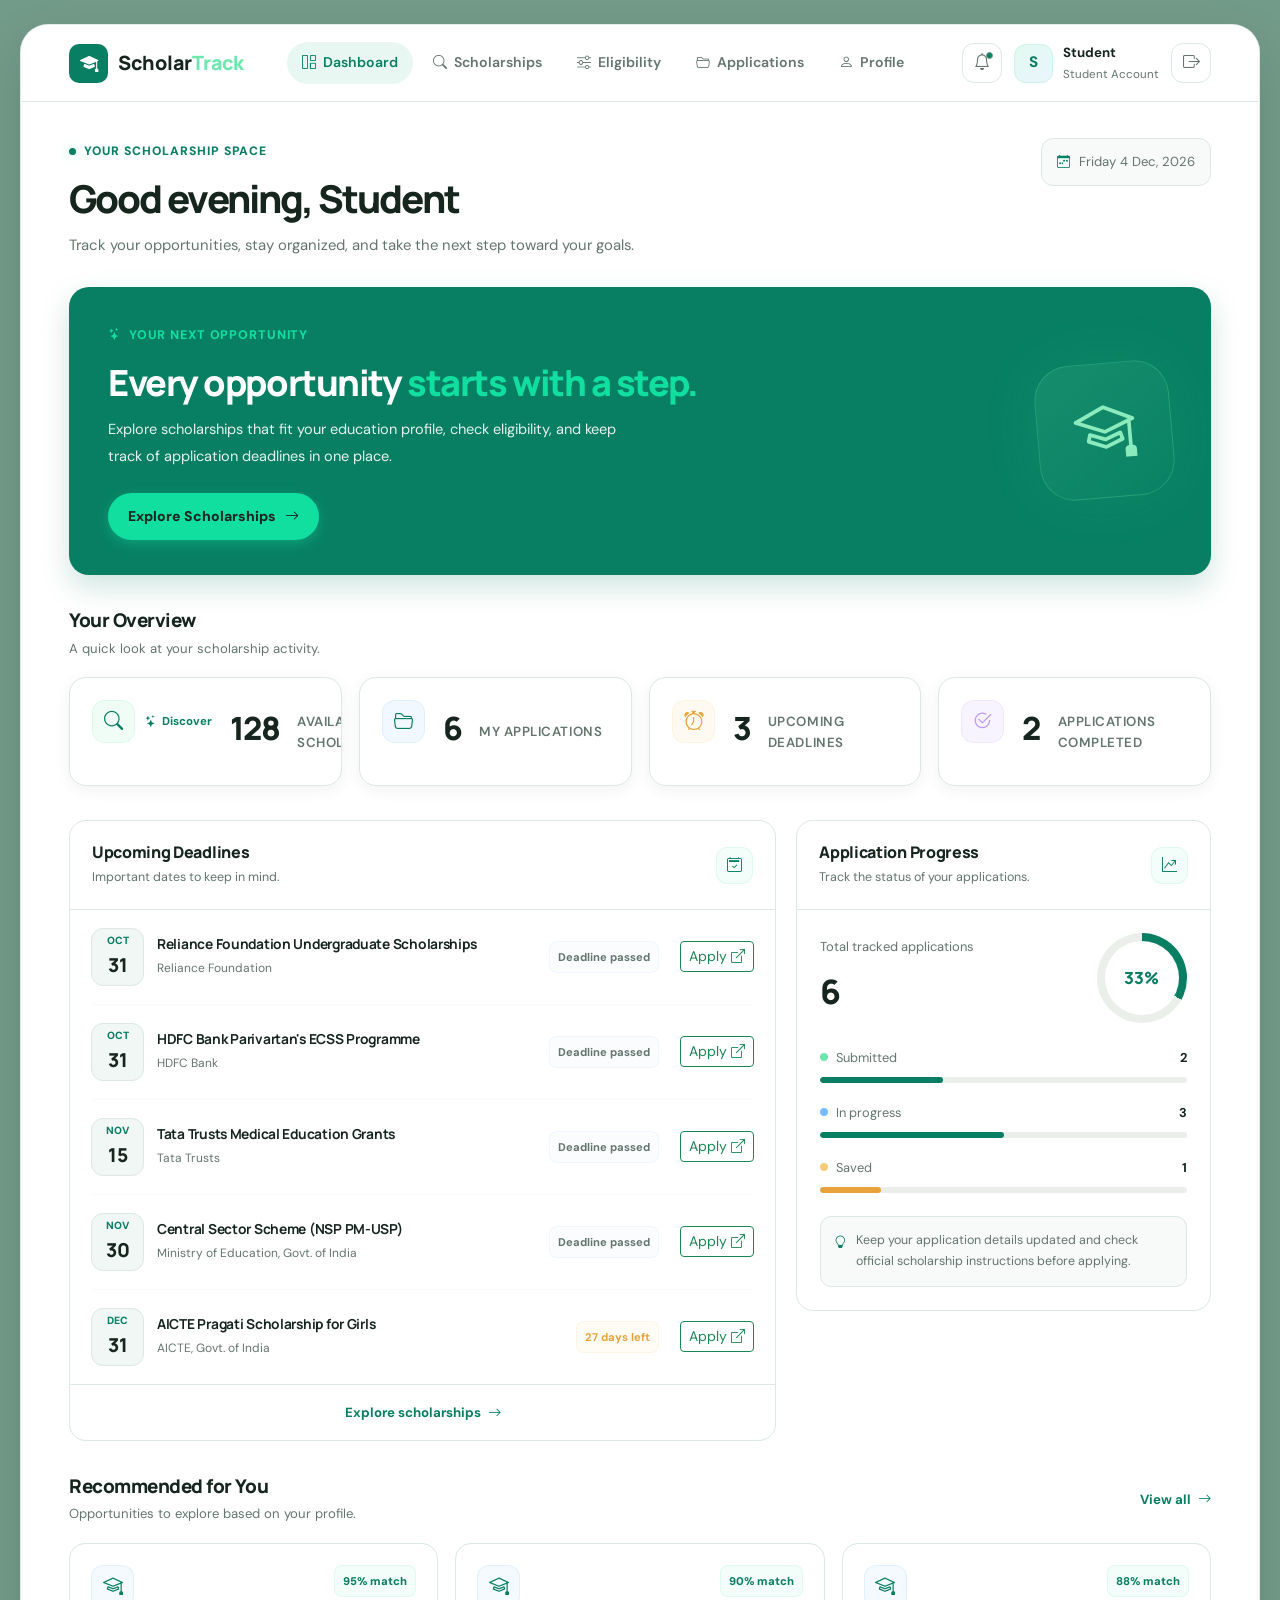
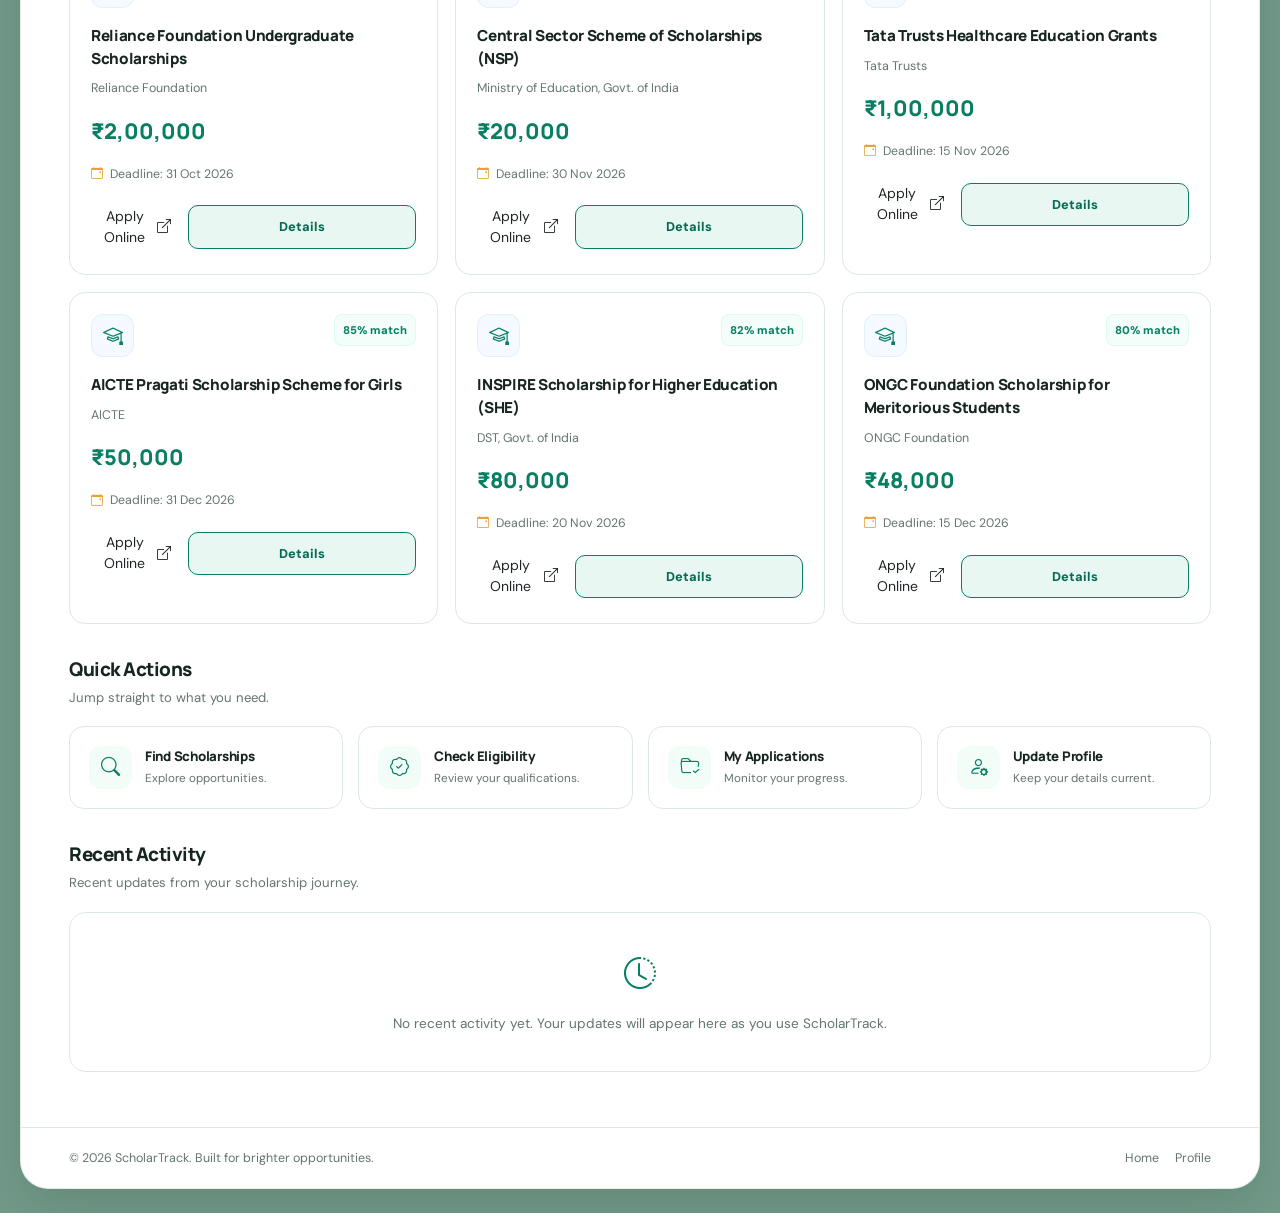
<file: frontend/dashboard.html>
<!DOCTYPE html>
<html lang="en">
<head>
    <meta charset="UTF-8">
    <meta name="viewport" content="width=device-width, initial-scale=1.0">

    <title>Dashboard | ScholarTrack</title>

    <meta
        name="description"
        content="Manage your scholarships, track deadlines, and monitor application progress with ScholarTrack."
    >

    <!-- Bootstrap -->
    <link
        href="https://cdn.jsdelivr.net/npm/bootstrap@5.3.3/dist/css/bootstrap.min.css"
        rel="stylesheet"
    >

    <!-- Bootstrap Icons -->
    <link
        href="https://cdn.jsdelivr.net/npm/bootstrap-icons@1.11.3/font/bootstrap-icons.min.css"
        rel="stylesheet"
    >

    <!-- Fonts -->
    <link
        href="https://fonts.googleapis.com/css2?family=DM+Sans:wght@400;500;600;700&family=Manrope:wght@400;500;600;700;800&display=swap"
        rel="stylesheet"
    >

    <!-- Main CSS -->
    <link rel="stylesheet" href="css/style.css">

    <style>
        /* ==============================================
           SCHOLARTRACK DASHBOARD
        ============================================== */

        :root {
            --page-background: #739B8A;
            --surface: #FFFFFF;
            --hero-background: #087F63;
            --primary: #10DFA0;
            --primary-hover: #066B53;
            --text-primary: #17251F;
            --text-secondary: #64756D;
            --border: #DCE8E1;
            --warning: #E9A23B;
            --danger: #D9534F;

            --dash-bg: var(--page-background);
            --dash-card: #FFFFFF;
            --dash-card-hover: #F8FAF9;
            --dash-border: #DCE8E1;
            --dash-text: #17251F;
            --dash-muted: #64756D;
            --dash-green: #087F63;
            --dash-blue: #087F63;
            --dash-yellow: #E9A23B;
            --dash-red: #D9534F;
        }

        body.dashboard-page {
            min-height: 100vh;
            margin: 0;
            background: var(--dash-bg);
            color: var(--dash-text);
            font-family: "DM Sans", sans-serif;
            padding: 24px 20px;
        }

        @media (max-width: 768px) {
            body.dashboard-page {
                padding: 0;
            }
        }

        .dashboard-page * {
            box-sizing: border-box;
        }

        .dashboard-page a {
            text-decoration: none;
        }

        .dashboard-shell {
            max-width: 1380px;
            margin: 0 auto;
            background: #FFFFFF;
            border-radius: 28px;
            box-shadow: 0 20px 50px rgba(23, 37, 31, 0.14);
            overflow: hidden;
            border: 1px solid rgba(220, 232, 225, 0.8);
            min-height: calc(100vh - 48px);
            display: flex;
            flex-direction: column;
        }

        @media (max-width: 768px) {
            .dashboard-shell {
                border-radius: 0;
                border: none;
            }
        }

        /* TOP NAVIGATION */

        .dashboard-nav {
            position: sticky;
            top: 0;
            z-index: 1000;
            border-bottom: 1px solid var(--dash-border);
            background: #FFFFFF;
        }

        .dashboard-nav-inner {
            display: flex;
            min-height: 76px;
            align-items: center;
            justify-content: space-between;
            gap: 24px;
        }

        .dashboard-brand {
            display: inline-flex;
            flex-shrink: 0;
            align-items: center;
            gap: 10px;
            color: var(--dash-text);
            font-family: "Manrope", sans-serif;
            font-size: 1.23rem;
            font-weight: 800;
        }

        .dashboard-brand:hover {
            color: var(--dash-text);
        }

        .dashboard-brand-icon {
            display: grid;
            width: 39px;
            height: 39px;
            place-items: center;
            border-radius: 10px;
            background: var(--hero-background);
            color: #FFFFFF;
            font-size: 1.15rem;
        }

        .dashboard-nav-links {
            display: flex;
            align-items: center;
            gap: 5px;
        }

        .dashboard-nav-link {
            display: inline-flex;
            align-items: center;
            gap: 7px;
            padding: 9px 15px;
            border-radius: 50px;
            color: var(--dash-muted);
            font-size: 0.88rem;
            font-weight: 600;
            white-space: nowrap;
            transition: all 0.2s ease;
        }

        .dashboard-nav-link:hover,
        .dashboard-nav-link.active {
            background: #E8F7F2;
            color: var(--hero-background);
        }

        .dashboard-nav-actions {
            display: flex;
            flex-shrink: 0;
            align-items: center;
            gap: 12px;
        }

        .dash-icon-button {
            position: relative;
            display: grid;
            width: 40px;
            height: 40px;
            place-items: center;
            border: 1px solid var(--dash-border);
            border-radius: 12px;
            background: #FFFFFF;
            color: var(--dash-muted);
            font-size: 1.05rem;
            transition: all 0.2s ease;
        }

        .dash-icon-button:hover {
            border-color: var(--dash-green);
            color: var(--dash-green);
            background: #F8FAF9;
        }

        .notification-dot {
            position: absolute;
            top: 8px;
            right: 8px;
            width: 7px;
            height: 7px;
            border: 1px solid var(--dash-bg);
            border-radius: 50%;
            background: var(--dash-green);
        }

        .dashboard-user {
            display: flex;
            align-items: center;
            gap: 10px;
        }

        .dashboard-avatar {
            display: grid;
            width: 39px;
            height: 39px;
            flex-shrink: 0;
            place-items: center;
            border: 1px solid rgba(108, 231, 173, 0.2);
            border-radius: 12px;
            background: linear-gradient(
                135deg,
                rgba(108, 231, 173, 0.2),
                rgba(119, 185, 255, 0.15)
            );
            color: var(--dash-green);
            font-size: 0.95rem;
            font-weight: 800;
        }

        .dashboard-user-info {
            min-width: 0;
        }

        .dashboard-user-name {
            overflow: hidden;
            max-width: 130px;
            color: var(--dash-text);
            font-size: 0.83rem;
            font-weight: 700;
            text-overflow: ellipsis;
            white-space: nowrap;
        }

        .dashboard-user-role {
            margin-top: 2px;
            color: var(--dash-muted);
            font-size: 0.72rem;
        }

        .dashboard-mobile-menu {
            display: none;
        }

        /* MAIN */

        .dashboard-main {
            padding-top: 36px;
            padding-bottom: 55px;
        }

        .dashboard-content {
            max-width: 1440px;
            margin: 0 auto;
        }

        .dashboard-heading {
            display: flex;
            align-items: flex-start;
            justify-content: space-between;
            gap: 25px;
            margin-bottom: 29px;
        }

        .dashboard-eyebrow {
            display: inline-flex;
            align-items: center;
            gap: 8px;
            margin-bottom: 13px;
            color: var(--dash-green);
            font-size: 0.76rem;
            font-weight: 800;
            letter-spacing: 0.08em;
            text-transform: uppercase;
        }

        .dashboard-eyebrow .status-dot {
            width: 7px;
            height: 7px;
            border-radius: 50%;
            background: var(--dash-green);
            box-shadow: 0 0 12px rgba(108, 231, 173, 0.5);
        }

        .dashboard-heading h1 {
            margin: 0 0 10px;
            font-family: "Manrope", sans-serif;
            font-size: clamp(1.8rem, 3vw, 2.5rem);
            font-weight: 800;
            letter-spacing: -0.05em;
        }

        .dashboard-heading p {
            margin: 0;
            color: var(--dash-muted);
            font-size: 0.93rem;
            line-height: 1.7;
        }

        .dashboard-date {
            display: inline-flex;
            align-items: center;
            gap: 9px;
            padding: 12px 15px;
            border: 1px solid var(--dash-border);
            border-radius: 12px;
            background: #F8FAF9;
            color: var(--dash-muted);
            font-size: 0.82rem;
            white-space: nowrap;
        }

        .dashboard-date i {
            color: var(--dash-green);
        }

        /* WELCOME BANNER */

        .welcome-banner {
            position: relative;
            display: flex;
            min-height: 220px;
            align-items: center;
            justify-content: space-between;
            gap: 30px;
            overflow: hidden;
            padding: 35px 39px;
            border-radius: 20px;
            background: var(--hero-background);
            color: #FFFFFF;
            box-shadow: 0 12px 30px rgba(8, 127, 99, 0.2);
        }

        .welcome-content {
            position: relative;
            z-index: 1;
            max-width: 620px;
        }

        .welcome-label {
            display: inline-flex;
            align-items: center;
            gap: 8px;
            margin-bottom: 15px;
            color: var(--primary);
            font-size: 0.78rem;
            font-weight: 800;
            letter-spacing: 0.07em;
            text-transform: uppercase;
        }

        .welcome-content h2 {
            margin-bottom: 12px;
            font-family: "Manrope", sans-serif;
            font-size: clamp(1.6rem, 3vw, 2.25rem);
            font-weight: 800;
            letter-spacing: -0.04em;
            color: #FFFFFF;
        }

        .welcome-content h2 span {
            color: var(--primary);
        }

        .welcome-content p {
            max-width: 540px;
            margin-bottom: 23px;
            color: rgba(255, 255, 255, 0.9);
            font-size: 0.91rem;
            line-height: 1.8;
        }

        .dash-primary-button {
            display: inline-flex;
            align-items: center;
            justify-content: center;
            gap: 9px;
            padding: 12px 20px;
            border: 0;
            border-radius: 50px;
            background: var(--primary);
            color: #17251F;
            font-size: 0.88rem;
            font-weight: 800;
            box-shadow: 0 4px 12px rgba(16, 223, 160, 0.35);
            transition: all 0.2s ease;
        }

        .dash-primary-button:hover {
            transform: translateY(-2px);
            background: #0dd495;
            color: #17251F;
        }

        .welcome-visual {
            position: relative;
            z-index: 1;
            display: grid;
            width: 135px;
            height: 135px;
            flex-shrink: 0;
            place-items: center;
            border: 1px solid rgba(108, 231, 173, 0.23);
            border-radius: 35px;
            background: linear-gradient(
                145deg,
                rgba(108, 231, 173, 0.14),
                rgba(108, 231, 173, 0.025)
            );
            box-shadow: 0 0 60px rgba(108, 231, 173, 0.08);
            color: #8cebbd;
            font-size: 3.8rem;
            transform: rotate(-5deg);
        }

        /* SECTION HEADERS */

        .dashboard-section {
            margin-top: 34px;
        }

        .dashboard-section-heading {
            display: flex;
            align-items: center;
            justify-content: space-between;
            gap: 15px;
            margin-bottom: 18px;
        }

        .dashboard-section-heading h2 {
            margin: 0;
            font-family: "Manrope", sans-serif;
            font-size: 1.18rem;
            font-weight: 800;
            letter-spacing: -0.025em;
        }

        .dashboard-section-heading p {
            margin: 5px 0 0;
            color: var(--dash-muted);
            font-size: 0.82rem;
        }

        .dash-view-link {
            display: inline-flex;
            align-items: center;
            gap: 7px;
            color: var(--dash-green);
            font-size: 0.83rem;
            font-weight: 700;
            white-space: nowrap;
        }

        .dash-view-link:hover {
            color: var(--primary-hover);
        }

        /* STATISTICS */

        .stats-grid {
            display: grid;
            grid-template-columns: repeat(4, minmax(0, 1fr));
            gap: 17px;
        }

        .stat-card {
            position: relative;
            min-width: 0;
            overflow: hidden;
            padding: 22px;
            border: 1px solid var(--dash-border);
            border-radius: 17px;
            background: var(--dash-card);
            transition:
                transform 0.25s ease,
                border-color 0.25s ease,
                background 0.25s ease;
        }

        .stat-card:hover {
            border-color: rgba(108, 231, 173, 0.23);
            background: var(--dash-card-hover);
            transform: translateY(-4px);
        }

        .stat-card-top {
            display: flex;
            align-items: center;
            justify-content: space-between;
            gap: 10px;
            margin-bottom: 20px;
        }

        .stat-icon {
            display: grid;
            width: 43px;
            height: 43px;
            place-items: center;
            border: 1px solid transparent;
            border-radius: 13px;
            font-size: 1.2rem;
        }

        .stat-icon.green {
            border-color: rgba(108, 231, 173, 0.15);
            background: rgba(108, 231, 173, 0.1);
            color: var(--dash-green);
        }

        .stat-icon.blue {
            border-color: rgba(119, 185, 255, 0.15);
            background: rgba(119, 185, 255, 0.1);
            color: var(--dash-blue);
        }

        .stat-icon.yellow {
            border-color: rgba(247, 202, 120, 0.15);
            background: rgba(247, 202, 120, 0.1);
            color: var(--dash-yellow);
        }

        .stat-icon.purple {
            border-color: rgba(185, 151, 255, 0.15);
            background: rgba(185, 151, 255, 0.1);
            color: #b997ff;
        }

        .stat-trend {
            display: inline-flex;
            align-items: center;
            gap: 5px;
            color: var(--dash-green);
            font-size: 0.72rem;
            font-weight: 700;
        }

        .stat-number {
            margin-bottom: 7px;
            font-family: "Manrope", sans-serif;
            font-size: 2rem;
            font-weight: 800;
            letter-spacing: -0.05em;
        }

        .stat-label {
            color: var(--dash-muted);
            font-size: 0.83rem;
            line-height: 1.6;
        }

        /* MAIN CONTENT GRID */

        .dashboard-two-column {
            display: grid;
            grid-template-columns: minmax(0, 1.45fr) minmax(280px, 0.85fr);
            align-items: start;
            gap: 20px;
        }

        .dashboard-panel {
            min-width: 0;
            overflow: hidden;
            border: 1px solid var(--dash-border);
            border-radius: 17px;
            background: var(--dash-card);
        }

        .dashboard-panel-header {
            display: flex;
            align-items: center;
            justify-content: space-between;
            gap: 12px;
            padding: 21px 22px;
            border-bottom: 1px solid var(--dash-border);
        }

        .dashboard-panel-header h3 {
            margin: 0;
            font-family: "Manrope", sans-serif;
            font-size: 1rem;
            font-weight: 800;
        }

        .dashboard-panel-header p {
            margin: 5px 0 0;
            color: var(--dash-muted);
            font-size: 0.78rem;
        }

        .panel-header-icon {
            display: grid;
            width: 37px;
            height: 37px;
            flex-shrink: 0;
            place-items: center;
            border: 1px solid rgba(108, 231, 173, 0.15);
            border-radius: 11px;
            background: rgba(108, 231, 173, 0.08);
            color: var(--dash-green);
        }

        /* DEADLINES */

        .deadline-list {
            padding: 0 21px;
        }

        .deadline-item {
            display: flex;
            align-items: center;
            gap: 13px;
            padding: 18px 0;
            border-bottom: 1px solid rgba(164, 190, 221, 0.08);
        }

        .deadline-item:last-child {
            border-bottom: 0;
        }

        .deadline-date {
            display: flex;
            width: 53px;
            min-width: 53px;
            height: 58px;
            flex-direction: column;
            align-items: center;
            justify-content: center;
            border: 1px solid var(--dash-border);
            border-radius: 12px;
            background: #F1F7F4;
        }

        .deadline-date .month {
            color: var(--dash-green);
            font-size: 0.65rem;
            font-weight: 800;
            text-transform: uppercase;
        }

        .deadline-date .day {
            margin-top: 1px;
            color: var(--dash-text);
            font-family: "Manrope", sans-serif;
            font-size: 1.2rem;
            font-weight: 800;
        }

        .deadline-info {
            flex: 1;
            min-width: 0;
        }

        .deadline-info h4 {
            overflow: hidden;
            margin: 0 0 6px;
            color: var(--dash-text);
            font-size: 0.86rem;
            font-weight: 700;
            text-overflow: ellipsis;
            white-space: nowrap;
        }

        .deadline-info p {
            margin: 0;
            color: var(--dash-muted);
            font-size: 0.75rem;
        }

        .deadline-countdown {
            flex-shrink: 0;
            padding: 6px 8px;
            border: 1px solid rgba(247, 202, 120, 0.15);
            border-radius: 8px;
            background: rgba(247, 202, 120, 0.07);
            color: var(--dash-yellow);
            font-size: 0.7rem;
            font-weight: 700;
            white-space: nowrap;
        }

        .deadline-countdown.urgent {
            border-color: rgba(255, 143, 152, 0.17);
            background: rgba(255, 143, 152, 0.08);
            color: var(--dash-red);
        }

        .deadline-countdown.closed {
            border-color: rgba(164, 190, 221, 0.12);
            background: rgba(164, 190, 221, 0.05);
            color: var(--dash-muted);
        }

        .deadline-footer {
            padding: 15px 22px;
            border-top: 1px solid var(--dash-border);
            text-align: center;
        }

        /* APPLICATION PROGRESS */

        .progress-content {
            padding: 23px;
        }

        .progress-summary {
            display: flex;
            align-items: center;
            justify-content: space-between;
            gap: 15px;
            margin-bottom: 24px;
        }

        .progress-summary-label {
            color: var(--dash-muted);
            font-size: 0.81rem;
        }

        .progress-summary-number {
            margin-top: 6px;
            font-family: "Manrope", sans-serif;
            font-size: 2.1rem;
            font-weight: 800;
            letter-spacing: -0.05em;
        }

        .progress-circle {
            position: relative;
            display: grid;
            width: 90px;
            height: 90px;
            flex-shrink: 0;
            place-items: center;
            border-radius: 50%;
            background: conic-gradient(
                var(--dash-green) 0deg 252deg,
                #EAEFEA 252deg 360deg
            );
        }

        .progress-circle::before {
            position: absolute;
            inset: 8px;
            border-radius: 50%;
            background: var(--dash-card);
            content: "";
        }

        .progress-circle span {
            position: relative;
            z-index: 1;
            color: var(--dash-green);
            font-family: "Manrope", sans-serif;
            font-size: 1.05rem;
            font-weight: 800;
        }

        .progress-row {
            display: flex;
            align-items: center;
            justify-content: space-between;
            gap: 10px;
            margin-bottom: 9px;
        }

        .progress-row-label {
            display: inline-flex;
            align-items: center;
            gap: 8px;
            color: var(--dash-muted);
            font-size: 0.8rem;
        }

        .progress-row-value {
            color: var(--dash-text);
            font-size: 0.8rem;
            font-weight: 700;
        }

        .progress-track {
            height: 6px;
            overflow: hidden;
            margin-bottom: 19px;
            border-radius: 10px;
            background: #EAEFEA;
        }

        .progress-fill {
            width: 0;
            height: 100%;
            border-radius: inherit;
            transition: width 0.8s ease;
        }

        .progress-fill.green {
            background: var(--dash-green);
        }

        .progress-fill.blue {
            background: var(--dash-blue);
        }

        .progress-fill.yellow {
            background: var(--dash-yellow);
        }

        .progress-note {
            display: flex;
            align-items: flex-start;
            gap: 10px;
            margin-top: 23px;
            padding: 13px;
            border: 1px solid var(--dash-border);
            border-radius: 11px;
            background: #F8FAF9;
            color: var(--dash-muted);
            font-size: 0.78rem;
            line-height: 1.7;
        }

        .progress-note i {
            margin-top: 2px;
            color: var(--dash-green);
        }

        /* RECOMMENDATIONS */

        .recommendation-grid {
            display: grid;
            grid-template-columns: repeat(3, minmax(0, 1fr));
            gap: 17px;
        }

        .recommendation-card {
            min-width: 0;
            padding: 21px;
            border: 1px solid var(--dash-border);
            border-radius: 16px;
            background: var(--dash-card);
            transition:
                transform 0.25s ease,
                border-color 0.25s ease;
        }

        .recommendation-card:hover {
            border-color: rgba(108, 231, 173, 0.25);
            transform: translateY(-4px);
        }

        .recommendation-top {
            display: flex;
            align-items: flex-start;
            justify-content: space-between;
            gap: 12px;
            margin-bottom: 17px;
        }

        .recommendation-logo {
            display: grid;
            width: 43px;
            height: 43px;
            flex-shrink: 0;
            place-items: center;
            border: 1px solid rgba(119, 185, 255, 0.16);
            border-radius: 12px;
            background: rgba(119, 185, 255, 0.08);
            color: var(--dash-blue);
            font-size: 1.25rem;
        }

        .match-score {
            padding: 6px 8px;
            border: 1px solid rgba(108, 231, 173, 0.15);
            border-radius: 8px;
            background: rgba(108, 231, 173, 0.08);
            color: var(--dash-green);
            font-size: 0.7rem;
            font-weight: 800;
            white-space: nowrap;
        }

        .recommendation-card h3 {
            margin-bottom: 8px;
            color: var(--dash-text);
            font-size: 0.95rem;
            font-weight: 800;
            line-height: 1.5;
        }

        .recommendation-provider {
            margin-bottom: 14px;
            color: var(--dash-muted);
            font-size: 0.78rem;
        }

        .recommendation-amount {
            margin-bottom: 15px;
            color: var(--dash-green);
            font-family: "Manrope", sans-serif;
            font-size: 1.35rem;
            font-weight: 800;
        }

        .recommendation-amount small {
            color: var(--dash-muted);
            font-family: "DM Sans", sans-serif;
            font-size: 0.72rem;
            font-weight: 500;
        }

        .recommendation-meta {
            display: flex;
            align-items: center;
            gap: 7px;
            margin-bottom: 17px;
            color: var(--dash-muted);
            font-size: 0.77rem;
        }

        .recommendation-meta i {
            color: var(--dash-yellow);
        }

        .recommendation-button {
            display: flex;
            align-items: center;
            justify-content: center;
            gap: 8px;
            width: 100%;
            padding: 10px;
            border: 1px solid var(--dash-green);
            border-radius: 10px;
            background: #E8F7F2;
            color: #066B53;
            font-size: 0.8rem;
            font-weight: 800;
            transition: all 0.2s ease;
        }

        .recommendation-button:hover {
            background: var(--dash-green);
            color: #FFFFFF;
        }

        /* QUICK ACTIONS */

        .quick-actions-grid {
            display: grid;
            grid-template-columns: repeat(4, minmax(0, 1fr));
            gap: 15px;
        }

        .quick-action {
            display: flex;
            align-items: center;
            gap: 13px;
            min-width: 0;
            padding: 19px;
            border: 1px solid var(--dash-border);
            border-radius: 15px;
            background: var(--dash-card);
            color: var(--dash-text);
            transition:
                border-color 0.2s ease,
                background 0.2s ease,
                transform 0.2s ease;
        }

        .quick-action:hover {
            border-color: rgba(108, 231, 173, 0.25);
            background: var(--dash-card-hover);
            color: var(--dash-text);
            transform: translateY(-3px);
        }

        .quick-action-icon {
            display: grid;
            width: 43px;
            height: 43px;
            flex-shrink: 0;
            place-items: center;
            border-radius: 12px;
            background: rgba(108, 231, 173, 0.09);
            color: var(--dash-green);
            font-size: 1.2rem;
        }

        .quick-action h3 {
            margin: 0 0 5px;
            font-size: 0.83rem;
            font-weight: 800;
        }

        .quick-action p {
            margin: 0;
            color: var(--dash-muted);
            font-size: 0.73rem;
            line-height: 1.5;
        }

        /* ACTIVITY */

        .activity-list {
            padding: 0 22px;
        }

        .activity-item {
            display: flex;
            align-items: flex-start;
            gap: 13px;
            padding: 17px 0;
            border-bottom: 1px solid rgba(164, 190, 221, 0.08);
        }

        .activity-item:last-child {
            border-bottom: 0;
        }

        .activity-icon {
            display: grid;
            width: 36px;
            height: 36px;
            flex-shrink: 0;
            place-items: center;
            border-radius: 11px;
            font-size: 1rem;
        }

        .activity-icon.green {
            background: rgba(108, 231, 173, 0.09);
            color: var(--dash-green);
        }

        .activity-icon.blue {
            background: rgba(119, 185, 255, 0.09);
            color: var(--dash-blue);
        }

        .activity-icon.yellow {
            background: rgba(247, 202, 120, 0.09);
            color: var(--dash-yellow);
        }

        .activity-info {
            flex: 1;
            min-width: 0;
        }

        .activity-info p {
            margin: 0 0 5px;
            color: var(--dash-text);
            font-size: 0.82rem;
            line-height: 1.65;
        }

        .activity-info time {
            color: var(--dash-muted);
            font-size: 0.72rem;
        }

        /* EMPTY STATE */

        .empty-state {
            padding: 35px 20px;
            color: var(--dash-muted);
            text-align: center;
        }

        .empty-state i {
            display: block;
            margin-bottom: 12px;
            color: var(--dash-green);
            font-size: 2rem;
        }

        .empty-state p {
            margin: 0;
            font-size: 0.85rem;
            line-height: 1.7;
        }

        /* FOOTER */

        .dashboard-footer {
            padding: 20px 0;
            border-top: 1px solid var(--dash-border);
            color: var(--dash-muted);
            font-size: 0.78rem;
        }

        .dashboard-footer-inner {
            display: flex;
            align-items: center;
            justify-content: space-between;
            gap: 15px;
        }

        .dashboard-footer a {
            color: var(--dash-muted);
            transition: color 0.2s ease;
        }

        .dashboard-footer a:hover {
            color: var(--dash-green);
        }

        /* RESPONSIVE */

        @media (max-width: 1199.98px) {
            .dashboard-nav-inner {
                flex-wrap: wrap;
                padding-top: 12px;
                padding-bottom: 12px;
            }

            .dashboard-nav-links {
                order: 3;
                width: 100%;
                justify-content: center;
                flex-wrap: wrap;
            }

            .stats-grid {
                grid-template-columns: repeat(2, minmax(0, 1fr));
            }

            .quick-actions-grid {
                grid-template-columns: repeat(2, minmax(0, 1fr));
            }
        }

        @media (max-width: 767.98px) {
            .dashboard-main {
                padding-top: 25px;
            }

            .dashboard-heading {
                flex-direction: column;
            }

            .welcome-banner {
                min-height: 0;
                padding: 26px;
            }

            .welcome-visual {
                width: 90px;
                height: 90px;
                border-radius: 25px;
                font-size: 2.6rem;
            }

            .dashboard-two-column {
                grid-template-columns: 1fr;
            }

            .recommendation-grid {
                grid-template-columns: repeat(2, minmax(0, 1fr));
            }

            .dashboard-nav-links {
                justify-content: flex-start;
                overflow-x: auto;
                flex-wrap: nowrap;
                padding-bottom: 4px;
            }

            .dashboard-nav-link {
                padding: 9px 11px;
            }
        }

        @media (max-width: 575.98px) {
            .dashboard-nav-inner {
                gap: 12px;
            }

            .dashboard-brand {
                font-size: 1.05rem;
            }

            .dashboard-brand-icon {
                width: 35px;
                height: 35px;
            }

            .dashboard-user-info {
                display: none;
            }

            .dashboard-nav-actions {
                gap: 8px;
            }

            .dashboard-nav-link {
                font-size: 0.78rem;
            }

            .dashboard-heading h1 {
                font-size: 1.85rem;
            }

            .dashboard-date {
                font-size: 0.77rem;
            }

            .welcome-banner {
                padding: 23px 20px;
            }

            .welcome-content h2 {
                font-size: 1.55rem;
            }

            .welcome-content p {
                font-size: 0.84rem;
            }

            .welcome-visual {
                display: none;
            }

            .stats-grid {
                grid-template-columns: repeat(2, minmax(0, 1fr));
                gap: 11px;
            }

            .stat-card {
                padding: 16px;
            }

            .stat-card-top {
                margin-bottom: 15px;
            }

            .stat-icon {
                width: 37px;
                height: 37px;
                font-size: 1rem;
            }

            .stat-number {
                font-size: 1.7rem;
            }

            .stat-label {
                font-size: 0.75rem;
            }

            .dashboard-section {
                margin-top: 27px;
            }

            .dashboard-section-heading h2 {
                font-size: 1.05rem;
            }

            .dashboard-panel-header {
                padding: 17px;
            }

            .deadline-list,
            .activity-list {
                padding-right: 15px;
                padding-left: 15px;
            }

            .deadline-item {
                gap: 10px;
            }

            .deadline-date {
                width: 46px;
                min-width: 46px;
                height: 53px;
            }

            .deadline-info h4 {
                font-size: 0.79rem;
            }

            .deadline-countdown {
                padding: 5px 6px;
                font-size: 0.64rem;
            }

            .progress-content {
                padding: 18px;
            }

            .recommendation-grid {
                grid-template-columns: 1fr;
            }

            .recommendation-card {
                padding: 19px;
            }

            .quick-actions-grid {
                grid-template-columns: 1fr;
            }

            .quick-action {
                padding: 15px;
            }

            .dashboard-footer-inner {
                flex-direction: column;
                text-align: center;
            }
        }

        @media (prefers-reduced-motion: reduce) {
            .dashboard-page *,
            .dashboard-page *::before,
            .dashboard-page *::after {
                scroll-behavior: auto !important;
                animation-duration: 0.01ms !important;
                animation-iteration-count: 1 !important;
                transition-duration: 0.01ms !important;
            }
        }
    </style>
</head>

<body class="dashboard-page">

<div class="dashboard-shell">

    <!-- ==========================================
         TOP NAVIGATION
    =========================================== -->

    <header class="dashboard-nav">
        <div class="container-fluid px-3 px-lg-4 px-xl-5">

            <div class="dashboard-nav-inner">

                <a href="dashboard.html" class="dashboard-brand">
                    <span class="dashboard-brand-icon">
                        <i class="bi bi-mortarboard-fill"></i>
                    </span>

                    <span>
                        Scholar<span style="color:#6ce7ad;">Track</span>
                    </span>
                </a>

                <nav
                    class="dashboard-nav-links"
                    aria-label="Main navigation"
                >
                    <a
                        href="dashboard.html"
                        class="dashboard-nav-link active"
                        aria-current="page"
                    >
                        <i class="bi bi-grid-1x2"></i>
                        Dashboard
                    </a>

                    <a
                        href="scholarships.html"
                        class="dashboard-nav-link"
                    >
                        <i class="bi bi-search"></i>
                        Scholarships
                    </a>

                    <a
                        href="eligibility.html"
                        class="dashboard-nav-link"
                    >
                        <i class="bi bi-sliders"></i>
                        Eligibility
                    </a>

                    <a
                        href="applications.html"
                        class="dashboard-nav-link"
                    >
                        <i class="bi bi-folder2-open"></i>
                        Applications
                    </a>

                    <a
                        href="profile.html"
                        class="dashboard-nav-link"
                    >
                        <i class="bi bi-person"></i>
                        Profile
                    </a>
                </nav>

                <div class="dashboard-nav-actions">

                    <button
                        type="button"
                        class="dash-icon-button"
                        id="notificationButton"
                        aria-label="View notifications"
                        title="Notifications"
                    >
                        <i class="bi bi-bell"></i>
                        <span class="notification-dot"></span>
                    </button>

                    <div class="dashboard-user">

                        <div
                            class="dashboard-avatar"
                            id="userAvatar"
                            aria-hidden="true"
                        >
                            S
                        </div>

                        <div class="dashboard-user-info">
                            <div
                                class="dashboard-user-name"
                                id="userName"
                            >
                                Student
                            </div>

                            <div class="dashboard-user-role">
                                Student Account
                            </div>
                        </div>

                    </div>

                    <button
                        type="button"
                        class="dash-icon-button"
                        id="logoutButton"
                        aria-label="Sign out"
                        title="Sign out"
                    >
                        <i class="bi bi-box-arrow-right"></i>
                    </button>

                </div>

            </div>

        </div>
    </header>


    <!-- ==========================================
         MAIN DASHBOARD
    =========================================== -->

    <main class="dashboard-main">
        <div class="container-fluid px-3 px-lg-4 px-xl-5">
            <div class="dashboard-content">

                <!-- PAGE HEADING -->

                <section class="dashboard-heading">

                    <div>
                        <div class="dashboard-eyebrow">
                            <span class="status-dot"></span>
                            YOUR SCHOLARSHIP SPACE
                        </div>

                        <h1 id="greetingHeading">
                            Good day, Student 👋
                        </h1>

                        <p>
                            Track your opportunities, stay organized,
                            and take the next step toward your goals.
                        </p>
                    </div>

                    <div class="dashboard-date">
                        <i class="bi bi-calendar-week"></i>

                        <span id="currentDate">
                            Loading date...
                        </span>
                    </div>

                </section>


                <!-- WELCOME BANNER -->

                <section class="welcome-banner">

                    <div class="welcome-content">

                        <div class="welcome-label">
                            <i class="bi bi-stars"></i>
                            YOUR NEXT OPPORTUNITY
                        </div>

                        <h2>
                            Every opportunity
                            <span>starts with a step.</span>
                        </h2>

                        <p>
                            Explore scholarships that fit your education
                            profile, check eligibility, and keep track
                            of application deadlines in one place.
                        </p>

                        <a
                            href="#recommendations"
                            class="dash-primary-button"
                        >
                            Explore Scholarships
                            <i class="bi bi-arrow-right"></i>
                        </a>

                    </div>

                    <div class="welcome-visual" aria-hidden="true">
                        <i class="bi bi-mortarboard"></i>
                    </div>

                </section>


                <!-- STATISTICS -->

                <section class="dashboard-section">

                    <div class="dashboard-section-heading">
                        <div>
                            <h2>Your Overview</h2>

                            <p>
                                A quick look at your scholarship activity.
                            </p>
                        </div>
                    </div>

                    <div class="stats-grid">

                        <article class="stat-card">

                            <div class="stat-card-top">
                                <div class="stat-icon green">
                                    <i class="bi bi-search"></i>
                                </div>

                                <span class="stat-trend">
                                    <i class="bi bi-stars"></i>
                                    Discover
                                </span>
                            </div>

                            <div
                                class="stat-number"
                                id="statAvailable"
                            >
                                —
                            </div>

                            <div class="stat-label">
                                Available Scholarships
                            </div>

                        </article>


                        <article class="stat-card">

                            <div class="stat-card-top">
                                <div class="stat-icon blue">
                                    <i class="bi bi-folder2-open"></i>
                                </div>
                            </div>

                            <div
                                class="stat-number"
                                id="statApplications"
                            >
                                —
                            </div>

                            <div class="stat-label">
                                My Applications
                            </div>

                        </article>


                        <article class="stat-card">

                            <div class="stat-card-top">
                                <div class="stat-icon yellow">
                                    <i class="bi bi-alarm"></i>
                                </div>
                            </div>

                            <div
                                class="stat-number"
                                id="statUpcoming"
                            >
                                —
                            </div>

                            <div class="stat-label">
                                Upcoming Deadlines
                            </div>

                        </article>


                        <article class="stat-card">

                            <div class="stat-card-top">
                                <div class="stat-icon purple">
                                    <i class="bi bi-check2-circle"></i>
                                </div>
                            </div>

                            <div
                                class="stat-number"
                                id="statCompleted"
                            >
                                —
                            </div>

                            <div class="stat-label">
                                Applications Completed
                            </div>

                        </article>

                    </div>

                </section>


                <!-- DEADLINES AND APPLICATION PROGRESS -->

                <section class="dashboard-section">
                    <div class="dashboard-two-column">

                        <!-- UPCOMING DEADLINES -->

                        <div
                            class="dashboard-panel"
                            id="deadlines"
                        >

                            <div class="dashboard-panel-header">

                                <div>
                                    <h3>Upcoming Deadlines</h3>

                                    <p>
                                        Important dates to keep in mind.
                                    </p>
                                </div>

                                <div class="panel-header-icon">
                                    <i class="bi bi-calendar2-check"></i>
                                </div>

                            </div>

                            <div
                                class="deadline-list"
                                id="deadlineList"
                            >

                                <!-- JavaScript renders deadline items. -->

                                <div class="empty-state">
                                    <i class="bi bi-calendar2-week"></i>

                                    <p>
                                        Loading scholarship deadlines...
                                    </p>
                                </div>

                            </div>

                            <div class="deadline-footer">
                                <a
                                    href="#recommendations"
                                    class="dash-view-link"
                                >
                                    Explore scholarships
                                    <i class="bi bi-arrow-right"></i>
                                </a>
                            </div>

                        </div>


                        <!-- APPLICATION PROGRESS -->

                        <div
                            class="dashboard-panel"
                            id="applications"
                        >

                            <div class="dashboard-panel-header">

                                <div>
                                    <h3>Application Progress</h3>

                                    <p>
                                        Track the status of your applications.
                                    </p>
                                </div>

                                <div class="panel-header-icon">
                                    <i class="bi bi-graph-up-arrow"></i>
                                </div>

                            </div>

                            <div class="progress-content">

                                <div class="progress-summary">

                                    <div>
                                        <div class="progress-summary-label">
                                            Total tracked applications
                                        </div>

                                        <div
                                            class="progress-summary-number"
                                            id="progressTotal"
                                        >
                                            —
                                        </div>
                                    </div>

                                    <div
                                        class="progress-circle"
                                        id="progressCircle"
                                        role="img"
                                        aria-label="Application completion rate"
                                    >
                                        <span id="progressPercentage">
                                            0%
                                        </span>
                                    </div>

                                </div>


                                <div class="progress-row">
                                    <span class="progress-row-label">
                                        <i
                                            class="bi bi-circle-fill"
                                            style="color:#6ce7ad;font-size:8px;"
                                        ></i>
                                        Submitted
                                    </span>

                                    <span
                                        class="progress-row-value"
                                        id="submittedCount"
                                    >
                                        0
                                    </span>
                                </div>

                                <div class="progress-track">
                                    <div
                                        class="progress-fill green"
                                        id="submittedBar"
                                    ></div>
                                </div>


                                <div class="progress-row">
                                    <span class="progress-row-label">
                                        <i
                                            class="bi bi-circle-fill"
                                            style="color:#77b9ff;font-size:8px;"
                                        ></i>
                                        In progress
                                    </span>

                                    <span
                                        class="progress-row-value"
                                        id="inProgressCount"
                                    >
                                        0
                                    </span>
                                </div>

                                <div class="progress-track">
                                    <div
                                        class="progress-fill blue"
                                        id="inProgressBar"
                                    ></div>
                                </div>


                                <div class="progress-row">
                                    <span class="progress-row-label">
                                        <i
                                            class="bi bi-circle-fill"
                                            style="color:#f7ca78;font-size:8px;"
                                        ></i>
                                        Saved
                                    </span>

                                    <span
                                        class="progress-row-value"
                                        id="savedCount"
                                    >
                                        0
                                    </span>
                                </div>

                                <div class="progress-track">
                                    <div
                                        class="progress-fill yellow"
                                        id="savedBar"
                                    ></div>
                                </div>


                                <div class="progress-note">
                                    <i class="bi bi-lightbulb"></i>

                                    <span>
                                        Keep your application details updated
                                        and check official scholarship
                                        instructions before applying.
                                    </span>
                                </div>

                            </div>

                        </div>

                    </div>
                </section>


                <!-- RECOMMENDED SCHOLARSHIPS -->

                <section
                    class="dashboard-section"
                    id="recommendations"
                >

                    <div class="dashboard-section-heading">

                        <div>
                            <h2>Recommended for You</h2>

                            <p>
                                Opportunities to explore based on your profile.
                            </p>
                        </div>

                        <a
                            href="scholarships.html"
                            class="dash-view-link"
                        >
                            View all
                            <i class="bi bi-arrow-right"></i>
                        </a>

                    </div>

                    <div
                        class="recommendation-grid"
                        id="recommendationGrid"
                    >

                        <!-- JavaScript renders recommendations. -->

                        <div class="dashboard-panel p-4">
                            <p class="mb-0" style="color:#91a2b8;">
                                Loading scholarship recommendations...
                            </p>
                        </div>

                    </div>

                </section>


                <!-- QUICK ACTIONS -->

                <section class="dashboard-section">

                    <div class="dashboard-section-heading">
                        <div>
                            <h2>Quick Actions</h2>

                            <p>
                                Jump straight to what you need.
                            </p>
                        </div>
                    </div>

                    <div class="quick-actions-grid">

                        <a
                            href="scholarships.html"
                            class="quick-action"
                        >
                            <div class="quick-action-icon">
                                <i class="bi bi-search"></i>
                            </div>

                            <div>
                                <h3>Find Scholarships</h3>

                                <p>
                                    Explore opportunities.
                                </p>
                            </div>
                        </a>


                        <a
                            href="eligibility.html"
                            class="quick-action"
                        >
                            <div class="quick-action-icon">
                                <i class="bi bi-patch-check"></i>
                            </div>

                            <div>
                                <h3>Check Eligibility</h3>

                                <p>
                                    Review your qualifications.
                                </p>
                            </div>
                        </a>


                        <a
                            href="applications.html"
                            class="quick-action"
                        >
                            <div class="quick-action-icon">
                                <i class="bi bi-folder-check"></i>
                            </div>

                            <div>
                                <h3>My Applications</h3>

                                <p>
                                    Monitor your progress.
                                </p>
                            </div>
                        </a>


                        <a
                            href="profile.html"
                            class="quick-action"
                        >
                            <div class="quick-action-icon">
                                <i class="bi bi-person-gear"></i>
                            </div>

                            <div>
                                <h3>Update Profile</h3>

                                <p>
                                    Keep your details current.
                                </p>
                            </div>
                        </a>

                    </div>

                </section>


                <!-- RECENT ACTIVITY -->

                <section class="dashboard-section">

                    <div class="dashboard-section-heading">
                        <div>
                            <h2>Recent Activity</h2>

                            <p>
                                Recent updates from your scholarship journey.
                            </p>
                        </div>
                    </div>

                    <div class="dashboard-panel">

                        <div
                            class="activity-list"
                            id="activityList"
                        >

                            <div class="empty-state">
                                <i class="bi bi-clock-history"></i>

                                <p>
                                    Your recent activity will appear here
                                    when you start using ScholarTrack.
                                </p>
                            </div>

                        </div>

                    </div>

                </section>

            </div>
        </div>
    </main>


    <!-- FOOTER -->

    <footer class="dashboard-footer">
        <div class="container-fluid px-3 px-lg-4 px-xl-5">

            <div class="dashboard-footer-inner">

                <span>
                    © <span id="currentYear"></span> ScholarTrack.
                    Built for brighter opportunities.
                </span>

                <div class="d-flex align-items-center gap-3">
                    <a href="index.html">Home</a>
                    <a href="profile.html">Profile</a>
                </div>

            </div>

        </div>
    </footer>

</div>


<!-- ==========================================
     DASHBOARD JAVASCRIPT
=========================================== -->

<script>
(() => {
    "use strict";

    /*
     * IMPORTANT:
     * This page currently uses sample dashboard data.
     *
     * Real data must come from the Flask backend.
     * Sample numbers are not actual scholarship counts.
     */

    const SAMPLE_DATA = {
        statistics: {
            availableScholarships: 128,
            applications: 6,
            upcomingDeadlines: 3,
            completedApplications: 2
        },

        applications: {
            submitted: 2,
            inProgress: 3,
            saved: 1
        },

        deadlines: [
            {
                        "id": "2",
                        "title": "Reliance Foundation Undergraduate Scholarships",
                        "provider": "Reliance Foundation",
                        "amount": "\u20b92,00,000",
                        "deadline": "2026-10-31",
                        "officialUrl": "https://www.scholarships.reliancefoundation.org/UG_Scholarship.aspx",
                        "badge": "Closing Soon",
                        "badgeClass": "urgent"
            },
            {
                        "id": "6",
                        "title": "HDFC Bank Parivartan's ECSS Programme",
                        "provider": "HDFC Bank",
                        "amount": "\u20b975,000",
                        "deadline": "2026-10-31",
                        "officialUrl": "https://www.buddy4study.com/page/hdfc-bank-parivartans-ecss-programme",
                        "badge": "Closing Soon",
                        "badgeClass": "urgent"
            },
            {
                        "id": "1",
                        "title": "Central Sector Scheme (NSP PM-USP)",
                        "provider": "Ministry of Education, Govt. of India",
                        "amount": "\u20b920,000",
                        "deadline": "2026-11-30",
                        "officialUrl": "https://scholarships.gov.in/",
                        "badge": "Active",
                        "badgeClass": "open"
            },
            {
                        "id": "3",
                        "title": "Tata Trusts Medical Education Grants",
                        "provider": "Tata Trusts",
                        "amount": "\u20b91,00,000",
                        "deadline": "2026-11-15",
                        "officialUrl": "https://www.tatatrusts.org/our-work/individual-grants-programme/education-grants",
                        "badge": "Active",
                        "badgeClass": "open"
            },
            {
                        "id": "4",
                        "title": "AICTE Pragati Scholarship for Girls",
                        "provider": "AICTE, Govt. of India",
                        "amount": "\u20b950,000",
                        "deadline": "2026-12-31",
                        "officialUrl": "https://scholarships.gov.in/",
                        "badge": "Active",
                        "badgeClass": "open"
            }
],

        recommendations: [
            {
                        "id": "2",
                        "title": "Reliance Foundation Undergraduate Scholarships",
                        "provider": "Reliance Foundation",
                        "amount": "\u20b92,00,000",
                        "matchScore": 95,
                        "deadline": "2026-10-31",
                        "officialUrl": "https://www.scholarships.reliancefoundation.org/UG_Scholarship.aspx"
            },
            {
                        "id": "1",
                        "title": "Central Sector Scheme of Scholarships (NSP)",
                        "provider": "Ministry of Education, Govt. of India",
                        "amount": "\u20b920,000",
                        "matchScore": 90,
                        "deadline": "2026-11-30",
                        "officialUrl": "https://scholarships.gov.in/"
            },
            {
                        "id": "3",
                        "title": "Tata Trusts Healthcare Education Grants",
                        "provider": "Tata Trusts",
                        "amount": "\u20b91,00,000",
                        "matchScore": 88,
                        "deadline": "2026-11-15",
                        "officialUrl": "https://www.tatatrusts.org/our-work/individual-grants-programme/education-grants"
            },
            {
                        "id": "4",
                        "title": "AICTE Pragati Scholarship Scheme for Girls",
                        "provider": "AICTE",
                        "amount": "\u20b950,000",
                        "matchScore": 85,
                        "deadline": "2026-12-31",
                        "officialUrl": "https://scholarships.gov.in/"
            },
            {
                        "id": "5",
                        "title": "INSPIRE Scholarship for Higher Education (SHE)",
                        "provider": "DST, Govt. of India",
                        "amount": "\u20b980,000",
                        "matchScore": 82,
                        "deadline": "2026-11-20",
                        "officialUrl": "https://online-inspire.gov.in/"
            },
            {
                        "id": "7",
                        "title": "ONGC Foundation Scholarship for Meritorious Students",
                        "provider": "ONGC Foundation",
                        "amount": "\u20b948,000",
                        "matchScore": 80,
                        "deadline": "2026-12-15",
                        "officialUrl": "https://ongcscholar.org/"
            }
],

        activity: []
    };


    // =====================================================
    // HELPERS
    // =====================================================

    const $ = (id) => document.getElementById(id);


    function setText(id, value) {
        const element = $(id);

        if (element) {
            element.textContent = value;
        }
    }


    /**
     * Create HTML elements safely.
     *
     * All externally supplied text should be inserted using
     * textContent, never trusted as raw HTML.
     */
    function createElement(tag, className, text) {
        const element = document.createElement(tag);

        if (className) {
            element.className = className;
        }

        if (text !== undefined && text !== null) {
            element.textContent = String(text);
        }

        return element;
    }


    function formatDate(dateString) {
        const date = new Date(dateString + "T12:00:00");

        if (Number.isNaN(date.getTime())) {
            return "Date unavailable";
        }

        return new Intl.DateTimeFormat("en-IN", {
            day: "2-digit",
            month: "short",
            year: "numeric"
        }).format(date);
    }


    function getDaysRemaining(dateString) {
        const now = new Date();

        const today = new Date(
            now.getFullYear(),
            now.getMonth(),
            now.getDate()
        );

        const deadline = new Date(dateString + "T00:00:00");

        if (Number.isNaN(deadline.getTime())) {
            return null;
        }

        return Math.ceil(
            (deadline.getTime() - today.getTime()) /
            (1000 * 60 * 60 * 24)
        );
    }


    function createIcon(iconClass) {
        const icon = document.createElement("i");

        icon.className = iconClass;
        icon.setAttribute("aria-hidden", "true");

        return icon;
    }


    function showEmptyState(container, message, iconClass) {
        container.replaceChildren();

        const state = createElement("div", "empty-state");

        state.appendChild(createIcon(iconClass));

        state.appendChild(
            createElement("p", "", message)
        );

        container.appendChild(state);
    }


    // =====================================================
    // USER GREETING
    // =====================================================

    async function initializeGreeting() {
        const now = new Date();
        const hour = now.getHours();

        let greeting = "Good evening";

        if (hour < 12) {
            greeting = "Good morning";
        } else if (hour < 17) {
            greeting = "Good afternoon";
        }

        setText(
            "greetingHeading",
            greeting + ", Student"
        );

        setText(
            "currentDate",
            new Intl.DateTimeFormat("en-IN", {
                weekday: "long",
                day: "numeric",
                month: "short",
                year: "numeric"
            }).format(now)
        );

        setText(
            "currentYear",
            String(now.getFullYear())
        );

        // Fetch logged-in user details to personalize dashboard
        try {
            const apiBase = (typeof window !== "undefined" && window.location.port === "5000")
                ? "/api"
                : (typeof window !== "undefined" && window.location.hostname)
                    ? `${window.location.protocol}//${window.location.hostname}:5000/api`
                    : "http://127.0.0.1:5000/api";

            const res = await fetch(`${apiBase}/auth/me`, {
                method: "GET",
                credentials: "include",
                headers: { "Accept": "application/json" }
            });

            if (res.ok) {
                const json = await res.json();
                if (json && json.data && json.data.user) {
                    const u = json.data.user;
                    const displayName = u.name || "Student";
                    setText("greetingHeading", `${greeting}, ${displayName}`);
                    setText("userName", displayName);
                    const avatar = $("userAvatar");
                    if (avatar) {
                        avatar.textContent = displayName.charAt(0).toUpperCase();
                    }
                }
            }
        } catch (err) {
            console.warn("Could not fetch authenticated student session:", err);
        }
    }


    // =====================================================
    // STATISTICS
    // =====================================================

    function renderStatistics(data) {
        const statistics = data.statistics;

        setText(
            "statAvailable",
            statistics.availableScholarships
        );

        setText(
            "statApplications",
            statistics.applications
        );

        setText(
            "statUpcoming",
            statistics.upcomingDeadlines
        );

        setText(
            "statCompleted",
            statistics.completedApplications
        );
    }


    // =====================================================
    // DEADLINES
    // =====================================================

    function renderDeadlines(deadlines) {
        const container = $("deadlineList");

        if (!container) return;

        container.replaceChildren();

        if (!Array.isArray(deadlines) || deadlines.length === 0) {
            showEmptyState(
                container,
                "No upcoming deadlines found. Explore scholarships to discover opportunities.",
                "bi bi-calendar2-week"
            );

            return;
        }

        const sortedDeadlines = [...deadlines].sort((a, b) => {
            return new Date(a.deadline) - new Date(b.deadline);
        });

        sortedDeadlines.forEach((item) => {
            const remaining = getDaysRemaining(item.deadline);

            const itemElement = createElement(
                "article",
                "deadline-item"
            );

            const dateBox = createElement("div", "deadline-date");

            const deadlineDate = new Date(
                item.deadline + "T12:00:00"
            );

            dateBox.appendChild(
                createElement(
                    "span",
                    "month",
                    Number.isNaN(deadlineDate.getTime())
                        ? "N/A"
                        : deadlineDate.toLocaleString("en-IN", {
                            month: "short"
                        })
                )
            );

            dateBox.appendChild(
                createElement(
                    "span",
                    "day",
                    Number.isNaN(deadlineDate.getTime())
                        ? "—"
                        : deadlineDate.getDate()
                )
            );

            const information = createElement(
                "div",
                "deadline-info"
            );

            information.appendChild(
                createElement("h4", "", item.title)
            );

            information.appendChild(
                createElement(
                    "p",
                    "",
                    item.provider || "Provider information unavailable"
                )
            );

            const countdown = createElement(
                "span",
                "deadline-countdown"
            );

            if (remaining === null) {
                countdown.textContent = "Date unknown";
                countdown.classList.add("closed");
            } else if (remaining < 0) {
                countdown.textContent = "Deadline passed";
                countdown.classList.add("closed");
            } else if (remaining === 0) {
                countdown.textContent = "Due today";
                countdown.classList.add("urgent");
            } else if (remaining <= 7) {
                countdown.textContent =
                    remaining + (remaining === 1 ? " day left" : " days left");

                countdown.classList.add("urgent");
            } else {
                countdown.textContent =
                    remaining + " days left";
            }

            const applyLink = createElement(
                "a",
                "btn btn-sm btn-outline-success ms-2 d-inline-flex align-items-center gap-1",
                "Apply"
            );
            applyLink.href = item.officialUrl || ("scholarship-details.html?id=" + encodeURIComponent(item.id));
            applyLink.target = "_blank";
            applyLink.rel = "noopener noreferrer";
            applyLink.title = "Open official application portal";
            applyLink.appendChild(createIcon("bi bi-box-arrow-up-right"));

            itemElement.appendChild(dateBox);
            itemElement.appendChild(information);
            itemElement.appendChild(countdown);
            itemElement.appendChild(applyLink);

            container.appendChild(itemElement);
        });
    }


    // =====================================================
    // APPLICATION PROGRESS
    // =====================================================

    function renderApplicationProgress(applications) {
        const submitted = Math.max(
            0,
            Number(applications.submitted) || 0
        );

        const inProgress = Math.max(
            0,
            Number(applications.inProgress) || 0
        );

        const saved = Math.max(
            0,
            Number(applications.saved) || 0
        );

        const total = submitted + inProgress + saved;

        const submittedPercentage =
            total > 0 ? (submitted / total) * 100 : 0;

        const inProgressPercentage =
            total > 0 ? (inProgress / total) * 100 : 0;

        const savedPercentage =
            total > 0 ? (saved / total) * 100 : 0;

        const completionPercentage =
            total > 0 ? Math.round((submitted / total) * 100) : 0;

        setText("progressTotal", total);
        setText("submittedCount", submitted);
        setText("inProgressCount", inProgress);
        setText("savedCount", saved);

        setText(
            "progressPercentage",
            completionPercentage + "%"
        );

        const circle = $("progressCircle");

        if (circle) {
            const degrees = completionPercentage * 3.6;

            circle.style.background = `
                conic-gradient(
                    var(--dash-green) 0deg ${degrees}deg,
                    #EAEFEA ${degrees}deg 360deg
                )
            `;

            circle.setAttribute(
                "aria-label",
                completionPercentage +
                "% of tracked applications are submitted"
            );
        }

        setTimeout(() => {
            if ($("submittedBar")) {
                $("submittedBar").style.width =
                    submittedPercentage + "%";
            }

            if ($("inProgressBar")) {
                $("inProgressBar").style.width =
                    inProgressPercentage + "%";
            }

            if ($("savedBar")) {
                $("savedBar").style.width =
                    savedPercentage + "%";
            }
        }, 100);
    }


    // =====================================================
    // RECOMMENDATIONS
    // =====================================================

    function renderRecommendations(recommendations) {
        const container = $("recommendationGrid");

        if (!container) return;

        container.replaceChildren();

        if (
            !Array.isArray(recommendations) ||
            recommendations.length === 0
        ) {
            showEmptyState(
                container,
                "No recommendations available yet. Complete your profile to improve scholarship matching.",
                "bi bi-search"
            );

            return;
        }

        recommendations.forEach((item) => {
            const card = createElement(
                "article",
                "recommendation-card"
            );

            const top = createElement(
                "div",
                "recommendation-top"
            );

            const logo = createElement(
                "div",
                "recommendation-logo"
            );

            logo.appendChild(
                createIcon("bi bi-mortarboard")
            );

            top.appendChild(logo);

            if (
                typeof item.matchScore === "number" &&
                Number.isFinite(item.matchScore) &&
                item.matchScore >= 0 &&
                item.matchScore <= 100
            ) {
                top.appendChild(
                    createElement(
                        "span",
                        "match-score",
                        item.matchScore + "% match"
                    )
                );
            } else {
                top.appendChild(
                    createElement(
                        "span",
                        "match-score",
                        "Profile match pending"
                    )
                );
            }

            card.appendChild(top);

            card.appendChild(
                createElement("h3", "", item.title)
            );

            card.appendChild(
                createElement(
                    "p",
                    "recommendation-provider",
                    item.provider || "Provider details unavailable"
                )
            );

            const amount = createElement(
                "div",
                "recommendation-amount"
            );

            amount.textContent = item.amount || "See official details";

            card.appendChild(amount);

            const meta = createElement(
                "div",
                "recommendation-meta"
            );

            meta.appendChild(
                createIcon("bi bi-calendar-event")
            );

            meta.appendChild(
                document.createTextNode(
                    item.deadline
                        ? "Deadline: " + formatDate(item.deadline)
                        : "Deadline not confirmed"
                )
            );

            card.appendChild(meta);

            const buttonGroup = createElement("div", "d-flex align-items-center gap-2 mt-3");

            const applyBtn = createElement(
                "a",
                "btn btn-sm btn-green d-inline-flex align-items-center gap-1 flex-grow-1 justify-content-center",
                "Apply Online"
            );
            applyBtn.href = item.officialUrl || ("scholarship-details.html?id=" + encodeURIComponent(item.id));
            applyBtn.target = "_blank";
            applyBtn.rel = "noopener noreferrer";
            applyBtn.appendChild(createIcon("bi bi-box-arrow-up-right ms-1"));

            const button = createElement(
                "a",
                "recommendation-button flex-grow-1 text-center",
                "Details"
            );
            button.href = "scholarship-details.html?id=" + encodeURIComponent(item.id);

            buttonGroup.appendChild(applyBtn);
            buttonGroup.appendChild(button);
            card.appendChild(buttonGroup);

            container.appendChild(card);
        });
    }


    // =====================================================
    // RECENT ACTIVITY
    // =====================================================

    function renderActivity(activities) {
        const container = $("activityList");

        if (!container) return;

        container.replaceChildren();

        if (!Array.isArray(activities) || activities.length === 0) {
            showEmptyState(
                container,
                "No recent activity yet. Your updates will appear here as you use ScholarTrack.",
                "bi bi-clock-history"
            );

            return;
        }

        const allowedIcons = {
            submitted: {
                icon: "bi bi-check-circle",
                color: "green"
            },

            saved: {
                icon: "bi bi-bookmark",
                color: "blue"
            },

            deadline: {
                icon: "bi bi-calendar-event",
                color: "yellow"
            }
        };

        activities.forEach((activity) => {
            const type = allowedIcons[activity.type] ||
                allowedIcons.saved;

            const item = createElement(
                "article",
                "activity-item"
            );

            const iconBox = createElement(
                "div",
                "activity-icon " + type.color
            );

            iconBox.appendChild(
                createIcon(type.icon)
            );

            const information = createElement(
                "div",
                "activity-info"
            );

            information.appendChild(
                createElement(
                    "p",
                    "",
                    activity.message || "Scholarship activity updated."
                )
            );

            information.appendChild(
                createElement(
                    "time",
                    "",
                    activity.time || "Recently"
                )
            );

            item.appendChild(iconBox);
            item.appendChild(information);

            container.appendChild(item);
        });
    }


    // =====================================================
    // NAVIGATION
    // =====================================================

    function initializeNavigation() {
        document.querySelectorAll(".dashboard-nav-link").forEach((link) => {
            link.addEventListener("click", () => {
                document.querySelectorAll(
                    ".dashboard-nav-link"
                ).forEach((item) => {
                    item.classList.remove("active");
                    item.removeAttribute("aria-current");
                });

                link.classList.add("active");
                link.setAttribute("aria-current", "page");
            });
        });


        const notificationButton = $("notificationButton");

        if (notificationButton) {
            notificationButton.addEventListener("click", () => {
                window.alert(
                    "Notifications will be connected to the ScholarTrack backend."
                );
            });
        }


        const logoutButton = $("logoutButton");

        if (logoutButton) {
            logoutButton.addEventListener("click", async () => {
                const confirmed = window.confirm(
                    "Are you sure you want to sign out?"
                );

                if (!confirmed) return;

                /*
                 * Real implementation:
                 * POST /api/auth/logout
                 *
                 * The server must invalidate the session.
                 * Frontend navigation alone does not log out securely.
                 */
                try {
                    const apiBase = (typeof window !== "undefined" && window.location.port === "5000")
                        ? "/api"
                        : (typeof window !== "undefined" && window.location.hostname)
                            ? `${window.location.protocol}//${window.location.hostname}:5000/api`
                            : "http://127.0.0.1:5000/api";

                    await fetch(
                        `${apiBase}/auth/logout`,
                        {
                            method: "POST",
                            credentials: "include",
                            headers: {
                                "Content-Type": "application/json"
                            }
                        }
                    );

                    window.location.assign("login.html");

                } catch (error) {
                    console.error("Logout request failed:", error);
                    window.location.assign("login.html");
                }
            });
        }
    }


    // =====================================================
    // BACKEND DATA INTEGRATION
    // =====================================================

    /**
     * Future API contract:
     *
     * GET /api/dashboard
     *
     * Example response:
     * {
     *   "statistics": {
     *     "availableScholarships": 0,
     *     "applications": 0,
     *     "upcomingDeadlines": 0,
     *     "completedApplications": 0
     *   },
     *   "applications": {
     *     "submitted": 0,
     *     "inProgress": 0,
     *     "saved": 0
     *   },
     *   "deadlines": [],
     *   "recommendations": [],
     *   "activity": []
     * }
     *
     * Backend should derive the data from MySQL and
     * the authenticated user's session.
     */
    async function loadDashboardData() {
        const apiBase = (typeof window !== "undefined" && window.location.port === "5000")
            ? "/api"
            : (typeof window !== "undefined" && window.location.hostname)
                ? `${window.location.protocol}//${window.location.hostname}:5000/api`
                : "http://127.0.0.1:5000/api";

        try {
            const response = await fetch(
                `${apiBase}/dashboard`,
                {
                    method: "GET",
                    credentials: "include",
                    headers: {
                        "Accept": "application/json"
                    }
                }
            );

            if (response.ok) {
                const json = await response.json();
                if (json && json.success) {
                    return json;
                }
            }
        } catch (err) {
            console.log("Using verified fallback dashboard data:", err);
        }

        return SAMPLE_DATA;
    }


    // =====================================================
    // INITIALIZATION
    // =====================================================

    async function initializeDashboard() {
        initializeGreeting();
        initializeNavigation();

        try {
            const data = await loadDashboardData();

            if (!data) return;

            renderStatistics(data);
            renderDeadlines(data.deadlines || []);
            renderApplicationProgress(data.applications || {
                submitted: 0,
                inProgress: 0,
                saved: 0
            });

            renderRecommendations(data.recommendations || []);
            renderActivity(data.activity || []);

        } catch (error) {
            console.error(
                "ScholarTrack dashboard initialization failed:",
                error
            );

            const deadlineContainer = $("deadlineList");
            const recommendationContainer = $("recommendationGrid");
            const activityContainer = $("activityList");

            if (deadlineContainer) {
                showEmptyState(
                    deadlineContainer,
                    "Unable to load deadlines. Please try again later.",
                    "bi bi-exclamation-circle"
                );
            }

            if (recommendationContainer) {
                showEmptyState(
                    recommendationContainer,
                    "Unable to load scholarship recommendations.",
                    "bi bi-exclamation-circle"
                );
            }

            if (activityContainer) {
                showEmptyState(
                    activityContainer,
                    "Unable to load recent activity.",
                    "bi bi-exclamation-circle"
                );
            }
        }
    }


    if (document.readyState === "loading") {
        document.addEventListener(
            "DOMContentLoaded",
            initializeDashboard,
            { once: true }
        );
    } else {
        initializeDashboard();
    }

})();
</script>

</body>
</html>
</file>
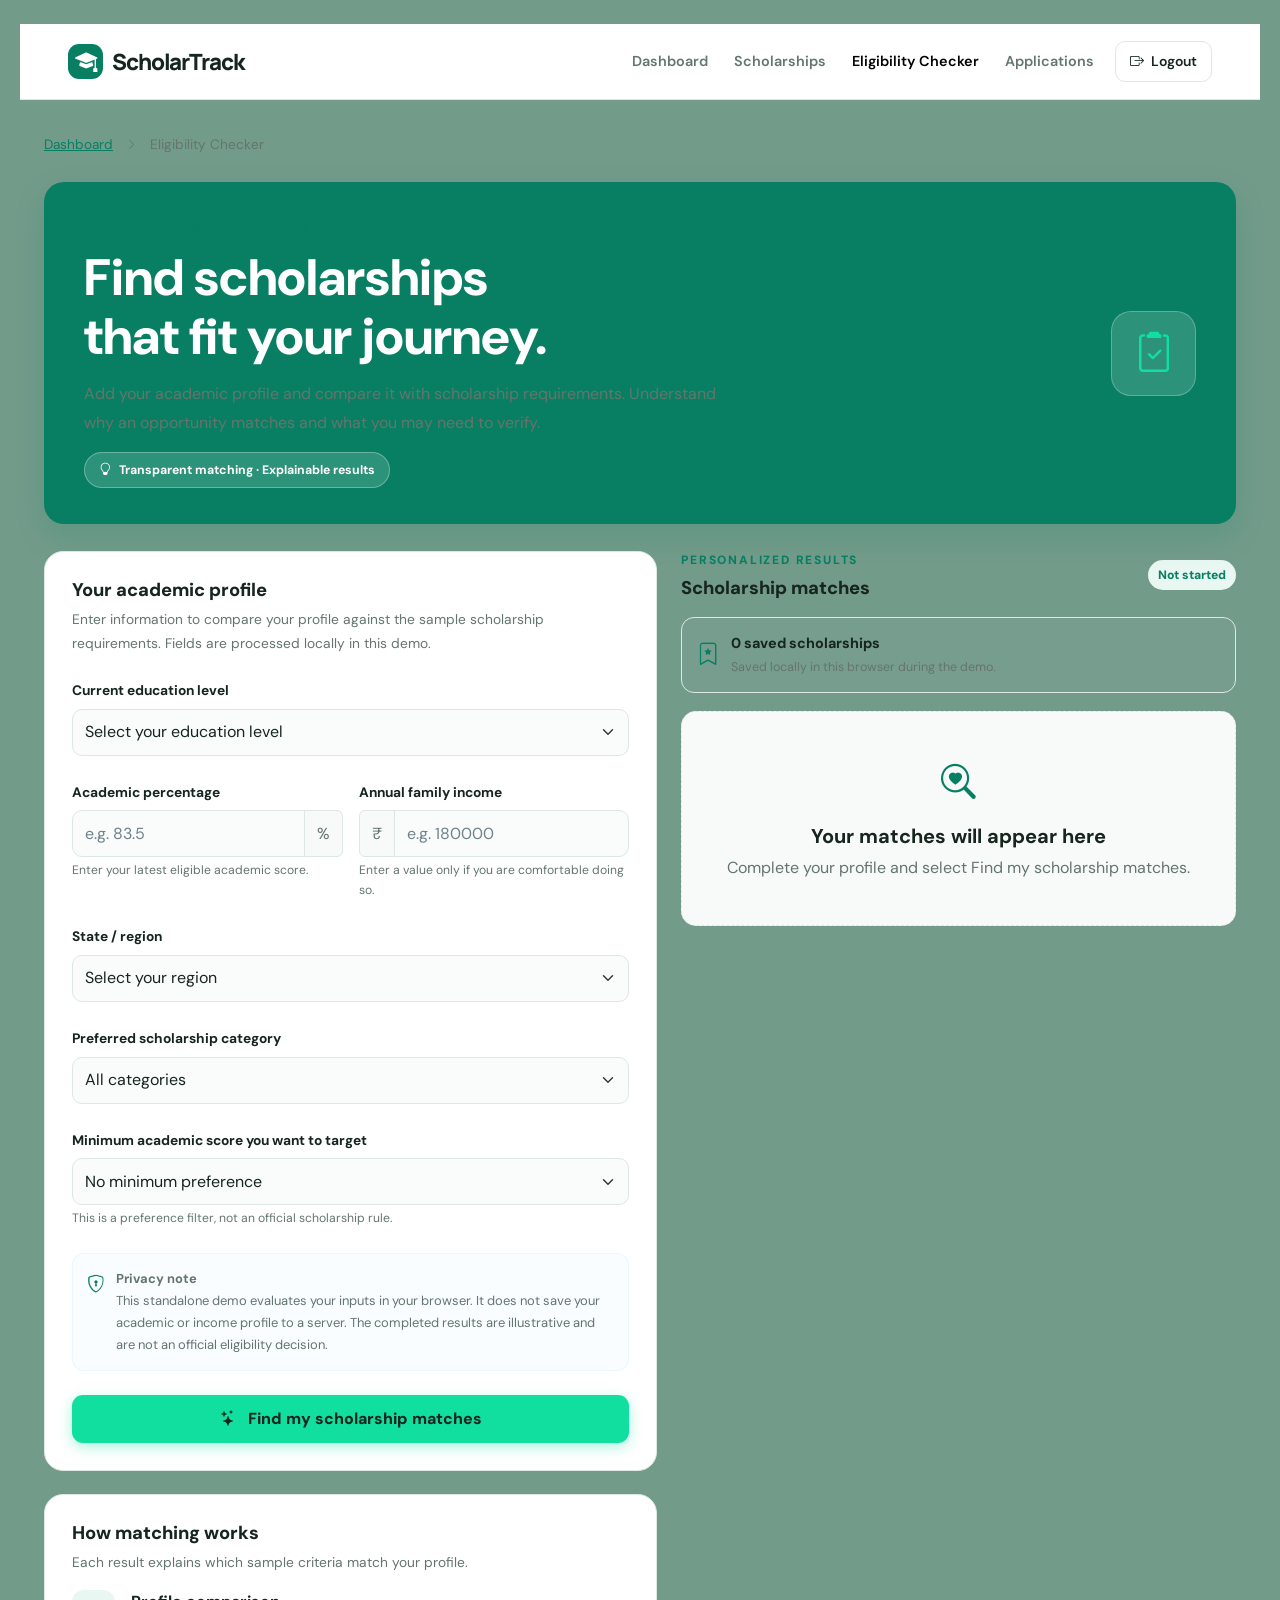
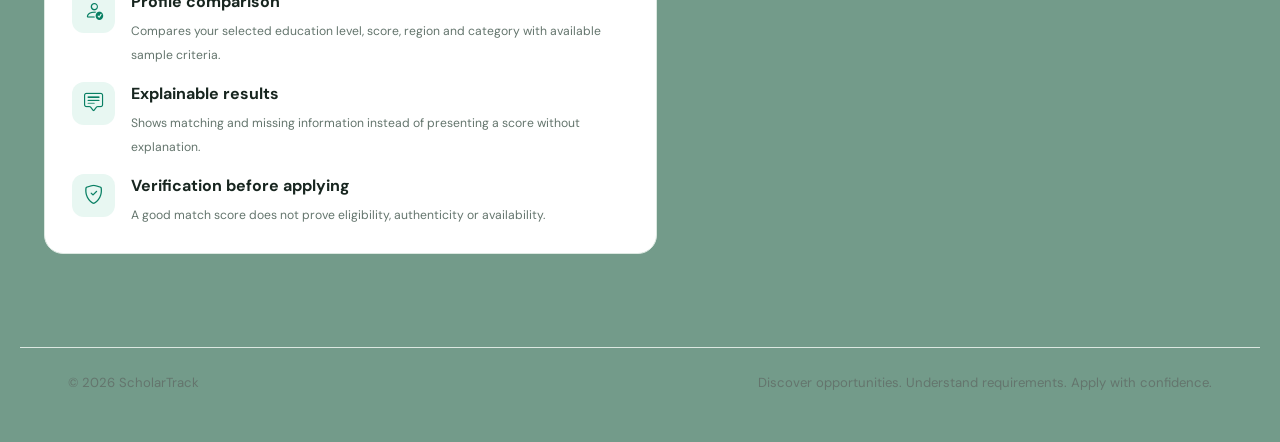
<file: frontend/eligibility.html>
<!DOCTYPE html>
<html lang="en">
<head>
    <meta charset="UTF-8">
    <meta name="viewport" content="width=device-width, initial-scale=1.0">

    <title>Eligibility Checker | ScholarTrack</title>
    <meta name="description" content="Check scholarship eligibility requirements and understand your scholarship matches with ScholarTrack.">

    <link rel="preconnect" href="https://fonts.googleapis.com">
    <link rel="preconnect" href="https://fonts.gstatic.com" crossorigin>

    <link href="https://fonts.googleapis.com/css2?family=DM+Sans:wght@400;500;600;700&family=Manrope:wght@400;500;600;700;800&display=swap" rel="stylesheet">

    <link href="https://cdn.jsdelivr.net/npm/bootstrap@5.3.3/dist/css/bootstrap.min.css" rel="stylesheet">
    <link href="https://cdn.jsdelivr.net/npm/bootstrap-icons@1.11.3/font/bootstrap-icons.min.css" rel="stylesheet">

    <style>
        :root {
            --page-background: #739B8A;
            --surface: #FFFFFF;
            --surface-light: #F8FAF9;
            --hero-background: #087F63;
            --primary: #10DFA0;
            --primary-hover: #066B53;
            --text-primary: #17251F;
            --text-secondary: #64756D;
            --border: #DCE8E1;
            --warning: #E9A23B;
            --danger: #D9534F;

            --bg: var(--page-background);
            --text: #17251F;
            --muted: #64756D;
            --green: #087F63;
            --green-bg: #E8F7F2;
            --blue: #087F63;
            --yellow: #E9A23B;
            --red: #D9534F;
        }

        * {
            box-sizing: border-box;
        }

        body {
            margin: 0;
            min-height: 100vh;
            color: var(--text);
            background: var(--bg);
            font-family: "DM Sans", sans-serif;
            padding: 24px 20px;
        }

        @media (max-width: 768px) {
            body {
                padding: 0;
            }
        }

        .navbar {
            background: #FFFFFF;
            border-bottom: 1px solid var(--border);
            padding: 15px 0;
        }

        .navbar-brand {
            color: var(--text);
            font-family: "Manrope", sans-serif;
            font-size: 1.4rem;
            font-weight: 800;
            letter-spacing: -.05em;
        }

        .brand-mark {
            display: inline-flex;
            align-items: center;
            justify-content: center;
            width: 35px;
            height: 35px;
            margin-right: 9px;
            border-radius: 11px;
            background: var(--green);
            color: #FFFFFF;
        }
        }

        .brand-accent {
            color: var(--green);
        }

        .nav-link {
            padding: 9px 13px !important;
            color: var(--muted);
            font-size: .9rem;
            font-weight: 600;
            transition: color .2s ease;
        }

        .nav-link:hover,
        .nav-link.active {
            color: var(--green);
        }

        .btn-outline-custom {
            border: 1px solid var(--border);
            border-radius: 10px;
            padding: 9px 14px;
            color: var(--text);
            font-weight: 600;
        }

        .btn-outline-custom:hover {
            color: var(--green);
            border-color: var(--green);
        }

        .btn-green {
            border: 0;
            border-radius: 11px;
            background: var(--primary);
            color: #17251F;
            padding: 12px 18px;
            font-weight: 800;
            box-shadow: 0 4px 14px rgba(16, 223, 160, 0.35);
            transition: transform .2s ease, background .2s ease, color .2s ease;
        }

        .btn-green:hover {
            background: var(--primary-hover);
            color: #FFFFFF;
            transform: translateY(-2px);
        }

        .btn-green:disabled {
            opacity: .55;
            transform: none;
        }

        .btn-soft {
            border: 1px solid rgba(155,230,176,.2);
            border-radius: 10px;
            background: var(--green-bg);
            color: var(--green);
            padding: 10px 14px;
            font-weight: 700;
        }

        .btn-soft:hover {
            background: rgba(155,230,176,.15);
            color: var(--green);
        }

        .page-container {
            max-width: 1250px;
            margin: auto;
            padding: 35px 24px 70px;
        }

        .breadcrumb-line {
            color: var(--muted);
            font-size: .85rem;
            margin-bottom: 27px;
        }

        .breadcrumb-line a {
            color: var(--green);
        }

        .breadcrumb-line i {
            margin: 0 9px;
            font-size: .7rem;
        }

        .eyebrow {
            color: var(--green);
            text-transform: uppercase;
            font-size: .75rem;
            letter-spacing: .15em;
            font-weight: 800;
        }

        .page-title {
            font-size: clamp(2rem, 4vw, 3.2rem);
            font-weight: 800;
            line-height: 1.15;
            margin: 13px 0;
        }

        .page-description {
            color: var(--muted);
            line-height: 1.8;
            max-width: 650px;
        }

        .hero {
            display: flex;
            align-items: center;
            justify-content: space-between;
            gap: 30px;
            padding: 36px 40px;
            margin-bottom: 27px;
            border-radius: 20px;
            background: var(--hero-background);
            color: #FFFFFF;
            box-shadow: 0 12px 30px rgba(8, 127, 99, 0.2);
        }

        .hero-banner h1 {
            color: #FFFFFF;
        }

        .hero-banner p {
            color: rgba(255, 255, 255, 0.9);
        }

        .hero-icon {
            display: flex;
            align-items: center;
            justify-content: center;
            width: 85px;
            height: 85px;
            flex-shrink: 0;
            border-radius: 20px;
            background: rgba(255, 255, 255, 0.15);
            border: 1px solid rgba(255, 255, 255, 0.25);
            color: var(--primary);
            font-size: 2.5rem;
        }

        .hero-badge {
            display: inline-flex;
            align-items: center;
            gap: 8px;
            padding: 8px 14px;
            border: 1px solid rgba(255, 255, 255, 0.3);
            border-radius: 30px;
            color: #FFFFFF;
            background: rgba(255, 255, 255, 0.15);
            font-size: .77rem;
            font-weight: 700;
            margin-top: 14px;
        }

        .layout-grid {
            display: grid;
            grid-template-columns: minmax(0, 1.05fr) minmax(0, .95fr);
            gap: 24px;
            align-items: start;
        }

        .card-panel {
            padding: 27px;
            border: 1px solid var(--border);
            border-radius: 19px;
            background: var(--surface);
            margin-bottom: 23px;
        }

        .section-title {
            font-size: 1.15rem;
            font-weight: 800;
            margin-bottom: 7px;
        }

        .section-description {
            color: var(--muted);
            font-size: .86rem;
            line-height: 1.7;
            margin-bottom: 23px;
        }

        .form-label {
            color: var(--text);
            font-size: .86rem;
            font-weight: 700;
            margin-bottom: 8px;
        }

        .form-control,
        .form-select {
            background-color: #F9FCFA;
            border: 1.5px solid var(--border);
            color: var(--text);
            min-height: 47px;
            border-radius: 10px;
        }

        .form-control:focus,
        .form-select:focus {
            background-color: #FFFFFF;
            color: var(--text);
            border-color: var(--hero-background);
            box-shadow: 0 0 0 3px rgba(8, 127, 99, 0.12);
        }

        .form-control::placeholder {
            color: #6f818a;
        }

        .form-select option {
            background: #FFFFFF;
            color: var(--text);
        }

        .form-text {
            color: var(--muted);
            font-size: .76rem;
            line-height: 1.6;
        }

        .input-group-text {
            background: #F8FAF9;
            border-color: var(--border);
            color: var(--muted);
        }

        .form-check-input {
            background-color: #FFFFFF;
            border-color: var(--border);
        }

        .form-check-input:checked {
            background-color: var(--hero-background);
            border-color: var(--hero-background);
        }

        .form-check-label {
            color: var(--text);
            font-size: .87rem;
        }

        .privacy-note {
            display: flex;
            align-items: flex-start;
            gap: 11px;
            padding: 14px;
            border: 1px solid rgba(145,201,255,.15);
            border-radius: 12px;
            background: rgba(145,201,255,.045);
            color: var(--muted);
            font-size: .81rem;
            line-height: 1.7;
        }

        .privacy-note i {
            color: var(--blue);
            font-size: 1.1rem;
            margin-top: 2px;
        }

        .results-header {
            display: flex;
            align-items: center;
            justify-content: space-between;
            gap: 15px;
            margin-bottom: 18px;
        }

        .result-count {
            padding: 6px 10px;
            border-radius: 30px;
            background: var(--green-bg);
            color: var(--green);
            font-size: .76rem;
            font-weight: 800;
        }

        .empty-results {
            text-align: center;
            padding: 45px 20px;
            border: 1px dashed var(--border);
            border-radius: 15px;
            color: var(--muted);
            background: #F8FAF9;
        }

        .empty-results i {
            color: var(--green);
            font-size: 2.2rem;
            display: block;
            margin-bottom: 15px;
        }

        .match-card {
            padding: 21px;
            margin-bottom: 14px;
            border: 1px solid var(--border);
            border-radius: 16px;
            background: var(--surface);
            transition: border-color .2s ease, transform .2s ease;
        }

        .match-card:hover {
            border-color: rgba(155,230,176,.28);
            transform: translateY(-2px);
        }

        .match-card:last-child {
            margin-bottom: 0;
        }

        .match-card-top {
            display: flex;
            justify-content: space-between;
            align-items: flex-start;
            gap: 14px;
        }

        .match-icon {
            display: flex;
            align-items: center;
            justify-content: center;
            width: 43px;
            height: 43px;
            border-radius: 12px;
            background: var(--green-bg);
            color: var(--green);
            flex-shrink: 0;
            font-size: 1.2rem;
        }

        .match-title {
            font-size: 1rem;
            font-weight: 800;
            line-height: 1.5;
            margin-bottom: 5px;
        }

        .match-provider {
            color: var(--muted);
            font-size: .8rem;
        }

        .score-badge {
            min-width: 73px;
            padding: 9px;
            border: 1px solid rgba(155,230,176,.2);
            border-radius: 12px;
            text-align: center;
            background: rgba(155,230,176,.06);
            color: var(--green);
            flex-shrink: 0;
        }

        .score-badge strong {
            display: block;
            font-size: 1.15rem;
        }

        .score-badge span {
            font-size: .66rem;
            color: var(--muted);
        }

        .match-progress {
            height: 6px;
            background: #EAEFEA;
            border-radius: 20px;
            margin: 18px 0 13px;
        }

        .match-progress .progress-bar {
            background: var(--green);
            border-radius: 20px;
        }

        .match-meta {
            display: flex;
            flex-wrap: wrap;
            gap: 8px;
            margin: 13px 0;
        }

        .meta-pill {
            display: inline-flex;
            align-items: center;
            gap: 6px;
            border: 1px solid var(--border);
            border-radius: 30px;
            padding: 6px 9px;
            color: var(--muted);
            background: #F8FAF9;
            font-size: .75rem;
        }

        .meta-pill i {
            color: var(--green);
        }

        .explanation-box {
            border-radius: 12px;
            padding: 13px;
            background: #F8FAF9;
            border: 1px solid var(--border);
            margin: 13px 0;
        }

        .explanation-title {
            font-size: .78rem;
            font-weight: 800;
            margin-bottom: 8px;
        }

        .reason-item {
            display: flex;
            align-items: flex-start;
            gap: 8px;
            color: var(--muted);
            font-size: .79rem;
            line-height: 1.6;
            margin-top: 7px;
        }

        .reason-item i {
            margin-top: 2px;
        }

        .reason-item.good i {
            color: var(--green);
        }

        .reason-item.warning i {
            color: var(--yellow);
        }

        .match-actions {
            display: flex;
            gap: 9px;
            flex-wrap: wrap;
            margin-top: 16px;
        }

        .match-actions .btn {
            font-size: .8rem;
        }

        .disclaimer {
            color: var(--muted);
            font-size: .78rem;
            line-height: 1.7;
            margin-top: 18px;
        }

        .saved-summary {
            display: flex;
            align-items: center;
            gap: 12px;
            padding: 15px;
            border: 1px solid var(--border);
            border-radius: 13px;
            margin-bottom: 18px;
            background: rgba(255,255,255,.025);
        }

        .saved-summary i {
            font-size: 1.4rem;
            color: var(--green);
        }

        .saved-summary strong {
            display: block;
            font-size: .9rem;
        }

        .saved-summary span {
            display: block;
            color: var(--muted);
            font-size: .78rem;
            margin-top: 3px;
        }

        .footer {
            border-top: 1px solid var(--border);
            color: var(--muted);
            padding: 25px 0;
            font-size: .82rem;
        }

        .toast-message {
            position: fixed;
            right: 22px;
            bottom: 22px;
            z-index: 2000;
            max-width: min(370px, calc(100vw - 44px));
            padding: 15px 18px;
            border: 1px solid var(--border);
            border-radius: 13px;
            background: #FFFFFF;
            color: var(--text);
            box-shadow: 0 16px 40px rgba(23, 37, 31, 0.14);
            opacity: 0;
            transform: translateY(10px);
            pointer-events: none;
            transition: opacity .2s ease, transform .2s ease;
        }

        .toast-message.show {
            opacity: 1;
            transform: translateY(0);
        }

        .fade-up {
            animation: fadeUp .5s ease both;
        }

        @keyframes fadeUp {
            from {
                opacity: 0;
                transform: translateY(12px);
            }
            to {
                opacity: 1;
                transform: translateY(0);
            }
        }

        @media (max-width: 991px) {
            .layout-grid {
                grid-template-columns: 1fr;
            }
        }

        @media (max-width: 767px) {
            .page-container {
                padding: 25px 15px 45px;
            }

            .hero {
                padding: 24px 20px;
                align-items: flex-start;
            }

            .hero-icon {
                width: 58px;
                height: 58px;
                font-size: 1.7rem;
                border-radius: 16px;
            }

            .card-panel {
                padding: 21px 17px;
            }

            .match-card {
                padding: 16px;
            }

            .score-badge {
                min-width: 63px;
            }
        }

        @media (prefers-reduced-motion: reduce) {
            *, *::before, *::after {
                animation-duration: .01ms !important;
                animation-iteration-count: 1 !important;
                transition-duration: .01ms !important;
            }
        }
    </style>
</head>

<body>

    <!-- Top navigation -->
    <nav class="navbar navbar-expand-lg sticky-top">
        <div class="container-fluid px-lg-5">
            <a class="navbar-brand d-flex align-items-center" href="index.html">
                <span class="brand-mark"><i class="bi bi-mortarboard-fill"></i></span>
                Scholar<span class="brand-accent">Track</span>
            </a>

            <button class="navbar-toggler btn-outline-custom" type="button"
                    data-bs-toggle="collapse" data-bs-target="#mainNavigation"
                    aria-controls="mainNavigation" aria-expanded="false"
                    aria-label="Toggle navigation">
                <i class="bi bi-list"></i>
            </button>

            <div class="collapse navbar-collapse" id="mainNavigation">
                <ul class="navbar-nav ms-auto align-items-lg-center mt-3 mt-lg-0">
                    <li class="nav-item">
                        <a class="nav-link" href="dashboard.html">Dashboard</a>
                    </li>
                    <li class="nav-item">
                        <a class="nav-link" href="scholarships.html">Scholarships</a>
                    </li>
                    <li class="nav-item">
                        <a class="nav-link active" href="eligibility.html">Eligibility Checker</a>
                    </li>
                    <li class="nav-item">
                        <a class="nav-link" href="applications.html">Applications</a>
                    </li>
                    <li class="nav-item ms-lg-2 mt-2 mt-lg-0">
                        <button class="btn btn-outline-custom btn-sm" id="logoutButton">
                            <i class="bi bi-box-arrow-right me-1"></i> Logout
                        </button>
                    </li>
                </ul>
            </div>
        </div>
    </nav>

    <main class="page-container">

        <div class="breadcrumb-line">
            <a href="dashboard.html">Dashboard</a>
            <i class="bi bi-chevron-right"></i>
            <span>Eligibility Checker</span>
        </div>

        <!-- Header -->
        <section class="hero fade-up">
            <div>
                <div class="eyebrow">Explainable scholarship matching</div>
                <h1 class="page-title">Find scholarships<br>that fit your journey.</h1>
                <p class="page-description mb-0">
                    Add your academic profile and compare it with scholarship requirements.
                    Understand why an opportunity matches and what you may need to verify.
                </p>

                <div class="hero-badge">
                    <i class="bi bi-lightbulb"></i>
                    Transparent matching · Explainable results
                </div>
            </div>

            <div class="hero-icon">
                <i class="bi bi-clipboard2-check"></i>
            </div>
        </section>

        <div class="layout-grid">

            <!-- Profile form -->
            <section>
                <div class="card-panel fade-up">
                    <h2 class="section-title">Your academic profile</h2>
                    <p class="section-description">
                        Enter information to compare your profile against the sample scholarship requirements.
                        Fields are processed locally in this demo.
                    </p>

                    <form id="eligibilityForm">
                        <div class="mb-4">
                            <label class="form-label" for="education">
                                Current education level
                            </label>

                            <select class="form-select" id="education" required>
                                <option value="">Select your education level</option>
                                <option value="school">School student</option>
                                <option value="undergraduate">Undergraduate / B.Tech</option>
                                <option value="postgraduate">Postgraduate</option>
                                <option value="research">Research / PhD</option>
                            </select>
                        </div>

                        <div class="row g-3">
                            <div class="col-sm-6">
                                <label class="form-label" for="marks">
                                    Academic percentage
                                </label>

                                <div class="input-group">
                                    <input class="form-control" type="number"
                                           id="marks" min="0" max="100"
                                           step="0.01" placeholder="e.g. 83.5" required>
                                    <span class="input-group-text">%</span>
                                </div>

                                <div class="form-text">
                                    Enter your latest eligible academic score.
                                </div>
                            </div>

                            <div class="col-sm-6">
                                <label class="form-label" for="annualIncome">
                                    Annual family income
                                </label>

                                <div class="input-group">
                                    <span class="input-group-text">₹</span>
                                    <input class="form-control" type="number"
                                           id="annualIncome" min="0"
                                           placeholder="e.g. 180000" required>
                                </div>

                                <div class="form-text">
                                    Enter a value only if you are comfortable doing so.
                                </div>
                            </div>
                        </div>

                        <div class="mt-4 mb-4">
                            <label class="form-label" for="region">
                                State / region
                            </label>

                            <select class="form-select" id="region" required>
                                <option value="">Select your region</option>
                                <option value="tamil-nadu">Tamil Nadu</option>
                                <option value="other-india">Other Indian state / territory</option>
                                <option value="other">Outside India / other</option>
                            </select>
                        </div>

                        <div class="mb-4">
                            <label class="form-label" for="category">
                                Preferred scholarship category
                            </label>

                            <select class="form-select" id="category">
                                <option value="all">All categories</option>
                                <option value="merit-based">Merit-based</option>
                                <option value="need-based">Need-based</option>
                                <option value="research">Research</option>
                                <option value="special-category">Special category</option>
                            </select>
                        </div>

                        <div class="mb-4">
                            <label class="form-label" for="minimumMarks">
                                Minimum academic score you want to target
                            </label>

                            <select class="form-select" id="minimumMarks">
                                <option value="0">No minimum preference</option>
                                <option value="50">50% or above</option>
                                <option value="60">60% or above</option>
                                <option value="70">70% or above</option>
                                <option value="80">80% or above</option>
                                <option value="90">90% or above</option>
                            </select>

                            <div class="form-text">
                                This is a preference filter, not an official scholarship rule.
                            </div>
                        </div>

                        <div class="privacy-note mb-4">
                            <i class="bi bi-shield-lock"></i>
                            <div>
                                <strong>Privacy note</strong><br>
                                This standalone demo evaluates your inputs in your browser.
                                It does not save your academic or income profile to a server.
                                The completed results are illustrative and are not an official eligibility decision.
                            </div>
                        </div>

                        <button type="submit" class="btn btn-green w-100" id="findMatchesButton">
                            <i class="bi bi-stars me-2"></i>
                            Find my scholarship matches
                        </button>
                    </form>
                </div>

                <div class="card-panel">
                    <h2 class="section-title">How matching works</h2>
                    <p class="section-description mb-3">
                        Each result explains which sample criteria match your profile.
                    </p>

                    <div class="d-flex align-items-start gap-3 mb-3">
                        <div class="match-icon">
                            <i class="bi bi-person-check"></i>
                        </div>
                        <div>
                            <strong class="d-block mb-1">Profile comparison</strong>
                            <span class="form-text">
                                Compares your selected education level, score, region and category with available sample criteria.
                            </span>
                        </div>
                    </div>

                    <div class="d-flex align-items-start gap-3 mb-3">
                        <div class="match-icon">
                            <i class="bi bi-chat-square-text"></i>
                        </div>
                        <div>
                            <strong class="d-block mb-1">Explainable results</strong>
                            <span class="form-text">
                                Shows matching and missing information instead of presenting a score without explanation.
                            </span>
                        </div>
                    </div>

                    <div class="d-flex align-items-start gap-3">
                        <div class="match-icon">
                            <i class="bi bi-shield-check"></i>
                        </div>
                        <div>
                            <strong class="d-block mb-1">Verification before applying</strong>
                            <span class="form-text">
                                A good match score does not prove eligibility, authenticity or availability.
                            </span>
                        </div>
                    </div>
                </div>
            </section>

            <!-- Results -->
            <section id="resultsSection">
                <div class="results-header">
                    <div>
                        <div class="eyebrow mb-2">Personalized results</div>
                        <h2 class="section-title mb-0">Scholarship matches</h2>
                    </div>

                    <span class="result-count" id="resultCount">Not started</span>
                </div>

                <div class="saved-summary">
                    <i class="bi bi-bookmark-star"></i>
                    <div>
                        <strong id="savedCount">0 saved scholarships</strong>
                        <span>Saved locally in this browser during the demo.</span>
                    </div>
                </div>

                <div class="empty-results" id="emptyState">
                    <i class="bi bi-search-heart"></i>
                    <h3 class="h5 fw-bold" style="color: var(--text);">Your matches will appear here</h3>
                    <p class="mb-0">
                        Complete your profile and select Find my scholarship matches.
                    </p>
                </div>

                <div id="resultsList" aria-live="polite"></div>

                <p class="disclaimer" id="resultsDisclaimer" hidden>
                    <i class="bi bi-info-circle me-1"></i>
                    These are illustrative sample records and locally calculated match scores.
                    They are not verified offers, official eligibility decisions, or predictions of award success.
                    Confirm the requirements and application deadline with the actual provider.
                </p>
            </section>
        </div>
    </main>

    <footer class="footer">
        <div class="container-fluid px-lg-5 d-flex flex-column flex-md-row justify-content-between gap-2">
            <span>© <span id="currentYear"></span> ScholarTrack</span>
            <span>Discover opportunities. Understand requirements. Apply with confidence.</span>
        </div>
    </footer>

    <div class="toast-message" id="toastMessage" role="status" aria-live="polite"></div>

    <script src="https://cdn.jsdelivr.net/npm/bootstrap@5.3.3/dist/js/bootstrap.bundle.min.js"></script>

    <script>
        (() => {
            "use strict";

            const $ = selector => document.querySelector(selector);

            const SAVED_KEY = "scholartrack_demo_saved";
            const PROFILE_KEY = "scholartrack_eligibility_demo_profile";

            /*
             * DEMO ONLY:
             * These fictional scholarship records are for frontend testing.
             * Their criteria are illustrative and are not official provider rules.
             *
             * Future integration:
             * GET /api/scholarships
             * POST /api/eligibility/check
             */

            const scholarships = [
                {
                                "id": "1",
                                "title": "Central Sector Scheme of Scholarships (PM-USP)",
                                "provider": "Ministry of Education, Govt. of India",
                                "amount": 20000,
                                "deadline": "2026-11-30",
                                "education": [
                                                "undergraduate",
                                                "postgraduate"
                                ],
                                "category": "merit-based",
                                "minimumMarks": 80,
                                "maximumIncome": 450000,
                                "regions": [
                                                "tamil-nadu",
                                                "other-india"
                                ],
                                "officialUrl": "https://scholarships.gov.in/",
                                "criteria": [
                                                "Education level: undergraduate or postgraduate",
                                                "Academic requirement: Top 20th percentile in Class 12 board",
                                                "Family income: Rs. 4,50,000 or below per annum"
                                ]
                },
                {
                                "id": "2",
                                "title": "Reliance Foundation Undergraduate Scholarships",
                                "provider": "Reliance Foundation",
                                "amount": 200000,
                                "deadline": "2026-10-31",
                                "education": [
                                                "undergraduate"
                                ],
                                "category": "merit-based",
                                "minimumMarks": 60,
                                "maximumIncome": 1500000,
                                "regions": [
                                                "tamil-nadu",
                                                "other-india"
                                ],
                                "officialUrl": "https://www.scholarships.reliancefoundation.org/UG_Scholarship.aspx",
                                "criteria": [
                                                "Education level: 1st year undergraduate degree",
                                                "Academic score: 60% or above in Class 12",
                                                "Family income: up to Rs. 15,00,000 per annum"
                                ]
                },
                {
                                "id": "3",
                                "title": "Tata Trusts Medical and Healthcare Education Grants",
                                "provider": "Tata Trusts",
                                "amount": 100000,
                                "deadline": "2026-11-15",
                                "education": [
                                                "undergraduate",
                                                "postgraduate"
                                ],
                                "category": "special-category",
                                "minimumMarks": 65,
                                "maximumIncome": 600000,
                                "regions": [
                                                "tamil-nadu",
                                                "other-india"
                                ],
                                "officialUrl": "https://www.tatatrusts.org/our-work/individual-grants-programme/education-grants",
                                "criteria": [
                                                "Education level: MBBS, BDS, B.Pharm, B.Sc Nursing",
                                                "Academic score: 65% or above",
                                                "Family income: Rs. 6,00,000 or below"
                                ]
                },
                {
                                "id": "4",
                                "title": "AICTE Pragati Scholarship for Girl Students",
                                "provider": "AICTE, Govt. of India",
                                "amount": 50000,
                                "deadline": "2026-12-31",
                                "education": [
                                                "undergraduate"
                                ],
                                "category": "special-category",
                                "minimumMarks": 50,
                                "maximumIncome": 800000,
                                "regions": [
                                                "tamil-nadu",
                                                "other-india"
                                ],
                                "officialUrl": "https://scholarships.gov.in/",
                                "criteria": [
                                                "Education level: Technical Degree / Diploma in AICTE approved college",
                                                "Category: Female students",
                                                "Family income: Rs. 8,00,000 or below"
                                ]
                },
                {
                                "id": "5",
                                "title": "INSPIRE Scholarship for Higher Education (SHE)",
                                "provider": "Department of Science and Technology, Govt. of India",
                                "amount": 80000,
                                "deadline": "2026-11-20",
                                "education": [
                                                "undergraduate",
                                                "postgraduate",
                                                "research"
                                ],
                                "category": "research",
                                "minimumMarks": 85,
                                "maximumIncome": null,
                                "regions": [
                                                "tamil-nadu",
                                                "other-india"
                                ],
                                "officialUrl": "https://online-inspire.gov.in/",
                                "criteria": [
                                                "Education level: B.Sc, B.S., Int. M.Sc in Natural & Basic Sciences",
                                                "Academic score: Top 1% in Class 12 board or top 10k in JEE/NEET",
                                                "No income ceiling"
                                ]
                },
                {
                                "id": "6",
                                "title": "HDFC Bank Parivartan's Crisis Support Scholarship",
                                "provider": "HDFC Bank",
                                "amount": 75000,
                                "deadline": "2026-10-31",
                                "education": [
                                                "school",
                                                "undergraduate",
                                                "postgraduate"
                                ],
                                "category": "need-based",
                                "minimumMarks": 55,
                                "maximumIncome": 250000,
                                "regions": [
                                                "tamil-nadu",
                                                "other-india"
                                ],
                                "officialUrl": "https://www.buddy4study.com/page/hdfc-bank-parivartans-ecss-programme",
                                "criteria": [
                                                "Education level: School, Diploma, Undergraduate or Postgraduate",
                                                "Academic score: 55% or above",
                                                "Family income: Rs. 2,50,000 or below with hardship/crisis"
                                ]
                },
                {
                                "id": "7",
                                "title": "ONGC Foundation Scholarship for Meritorious Students",
                                "provider": "ONGC Foundation",
                                "amount": 48000,
                                "deadline": "2026-12-15",
                                "education": [
                                                "undergraduate",
                                                "postgraduate"
                                ],
                                "category": "merit-based",
                                "minimumMarks": 60,
                                "maximumIncome": 200000,
                                "regions": [
                                                "tamil-nadu",
                                                "other-india"
                                ],
                                "officialUrl": "https://ongcscholar.org/",
                                "criteria": [
                                                "Education level: 1st year B.Tech, MBBS, MBA, Geology",
                                                "Academic score: 60% or above",
                                                "Family income: Rs. 2,00,000 or below"
                                ]
                },
                {
                                "id": "8",
                                "title": "Sitaram Jindal Foundation Educational Scholarship",
                                "provider": "Sitaram Jindal Foundation",
                                "amount": 38400,
                                "deadline": "2026-12-31",
                                "education": [
                                                "school",
                                                "undergraduate"
                                ],
                                "category": "need-based",
                                "minimumMarks": 60,
                                "maximumIncome": 400000,
                                "regions": [
                                                "tamil-nadu",
                                                "other-india"
                                ],
                                "officialUrl": "https://www.sitaramjindalfoundation.org/scholarships.php",
                                "criteria": [
                                                "Education level: Diploma, Polytechnic, Undergraduate",
                                                "Academic score: 60% (Girls), 65% (Boys)",
                                                "Family income: Rs. 4,00,000 or below"
                                ]
                },
                {
                                "id": "9",
                                "title": "Post Matric Scholarships for Minorities",
                                "provider": "Ministry of Minority Affairs, Govt. of India",
                                "amount": 30000,
                                "deadline": "2026-12-20",
                                "education": [
                                                "undergraduate",
                                                "postgraduate",
                                                "research"
                                ],
                                "category": "special-category",
                                "minimumMarks": 50,
                                "maximumIncome": 200000,
                                "regions": [
                                                "tamil-nadu",
                                                "other-india"
                                ],
                                "officialUrl": "https://scholarships.gov.in/",
                                "criteria": [
                                                "Education level: Higher secondary through PhD",
                                                "Community: Notified minority communities",
                                                "Family income: Rs. 2,00,000 or below"
                                ]
                },
                {
                                "id": "10",
                                "title": "Chevening UK Government Scholarships",
                                "provider": "Foreign & Commonwealth Office, UK",
                                "amount": 3500000,
                                "deadline": "2026-11-05",
                                "education": [
                                                "postgraduate",
                                                "research"
                                ],
                                "category": "merit-based",
                                "minimumMarks": 60,
                                "maximumIncome": null,
                                "regions": [
                                                "tamil-nadu",
                                                "other-india",
                                                "other"
                                ],
                                "officialUrl": "https://www.chevening.org/scholarship/india/",
                                "criteria": [
                                                "Education level: 1-Year UK Master's degree",
                                                "Requirement: 2 years work experience",
                                                "No income ceiling"
                                ]
                }
];

            let toastTimer = null;
            let latestResults = [];

            $("#currentYear").textContent = new Date().getFullYear();

            function showToast(message) {
                const toast = $("#toastMessage");
                toast.textContent = message;
                toast.classList.add("show");

                clearTimeout(toastTimer);

                toastTimer = setTimeout(() => {
                    toast.classList.remove("show");
                }, 3000);
            }

            function escapeHTML(value) {
                return String(value ?? "").replace(/[&<>"']/g, character => ({
                    "&": "&amp;",
                    "<": "&lt;",
                    ">": "&gt;",
                    '"': "&quot;",
                    "'": "&#039;"
                })[character]);
            }

            function readSavedIds() {
                try {
                    const data = JSON.parse(localStorage.getItem(SAVED_KEY) || "[]");
                    return Array.isArray(data) ? data.map(String) : [];
                } catch {
                    return [];
                }
            }

            function updateSavedCount() {
                const count = readSavedIds().length;

                $("#savedCount").textContent =
                    `${count} saved scholarship${count === 1 ? "" : "s"}`;
            }

            function formatAmount(amount) {
                return new Intl.NumberFormat("en-IN", {
                    style: "currency",
                    currency: "INR",
                    maximumFractionDigits: 0
                }).format(amount);
            }

            function formatDeadline(deadline) {
                if (!deadline) {
                    return "Deadline unknown";
                }

                const match = /^(\d{4})-(\d{2})-(\d{2})$/.exec(deadline);

                if (!match) {
                    return "Date unavailable";
                }

                const date = new Date(
                    Number(match[1]),
                    Number(match[2]) - 1,
                    Number(match[3])
                );

                if (Number.isNaN(date.getTime())) {
                    return "Date unavailable";
                }

                return date.toLocaleDateString("en-IN", {
                    day: "numeric",
                    month: "short",
                    year: "numeric"
                });
            }

            function getProfile() {
                return {
                    education: $("#education").value,
                    marks: Number($("#marks").value),
                    annualIncome: Number($("#annualIncome").value),
                    region: $("#region").value,
                    category: $("#category").value,
                    minimumMarks: Number($("#minimumMarks").value)
                };
            }

            /*
             * This score is a simple weighted demo heuristic.
             * It is NOT a trained machine-learning model or an official eligibility decision.
             */
            function calculateMatch(scholarship, profile) {
                let score = 0;
                const maxScore = 100;
                const matched = [];
                const missing = [];

                // Education level: 35 points.
                if (scholarship.education.includes(profile.education)) {
                    score += 35;
                    matched.push("Your education level matches the sample criterion.");
                } else {
                    missing.push("Your education level does not match the sample criterion.");
                }

                // Academic score: 30 points.
                if (profile.marks >= scholarship.minimumMarks) {
                    score += 30;
                    matched.push(
                        `Your score meets the illustrative ${scholarship.minimumMarks}% academic threshold.`
                    );
                } else {
                    missing.push(
                        `The sample record uses a ${scholarship.minimumMarks}% threshold; your score is below it.`
                    );
                }

                // Region: 15 points.
                if (scholarship.regions.includes(profile.region)) {
                    score += 15;
                    matched.push("Your selected region matches the sample region list.");
                } else {
                    missing.push("Your selected region is not included in the sample region list.");
                }

                // Income: 15 points if the record has an income threshold.
                if (scholarship.maximumIncome === null) {
                    score += 15;
                    matched.push("No income threshold is specified in this sample record.");
                } else if (profile.annualIncome <= scholarship.maximumIncome) {
                    score += 15;
                    matched.push(
                        `Your entered income is within the illustrative limit of ${formatAmount(scholarship.maximumIncome)}.`
                    );
                } else {
                    missing.push(
                        `The sample record uses an income limit of ${formatAmount(scholarship.maximumIncome)}.`
                    );
                }

                // Category preference: 5 points.
                if (
                    profile.category === "all" ||
                    profile.category === scholarship.category
                ) {
                    score += 5;
                    matched.push("This record matches your category preference.");
                } else {
                    missing.push("This record differs from your selected category preference.");
                }

                const matchesTarget = score >= 70;
                const meetsPreferredScore = profile.marks >= profile.minimumMarks;

                return {
                    ...scholarship,
                    score: Math.min(maxScore, score),
                    matched,
                    missing,
                    matchesTarget,
                    meetsPreferredScore
                };
            }

            function renderReason(items, type) {
                if (!items.length) {
                    return "";
                }

                const icon = type === "good"
                    ? "bi-check-circle-fill"
                    : "bi-exclamation-circle-fill";

                return items.map(item => `
                    <div class="reason-item ${type}">
                        <i class="bi ${icon}"></i>
                        <span>${escapeHTML(item)}</span>
                    </div>
                `).join("");
            }

            function renderMatchCard(item) {
                const saved = readSavedIds().includes(String(item.id));

                const scoreColor = item.score >= 70
                    ? "var(--green)"
                    : item.score >= 45
                        ? "var(--yellow)"
                        : "var(--red)";

                const scoreLabel = item.score >= 70
                    ? "Higher match"
                    : item.score >= 45
                        ? "Partial match"
                        : "Lower match";

                return `
                    <article class="match-card fade-up">
                        <div class="match-card-top">
                            <div class="d-flex align-items-start gap-3">
                                <div class="match-icon">
                                    <i class="bi bi-mortarboard"></i>
                                </div>

                                <div>
                                    <h3 class="match-title">${escapeHTML(item.title)}</h3>
                                    <div class="match-provider">${escapeHTML(item.provider)}</div>
                                </div>
                            </div>

                            <div class="score-badge" style="color:${scoreColor}">
                                <strong>${item.score}%</strong>
                                <span>${scoreLabel}</span>
                            </div>
                        </div>

                        <div class="match-progress">
                            <div class="progress-bar" style="width:${item.score}%; height:100%;"></div>
                        </div>

                        <div class="match-meta">
                            <span class="meta-pill">
                                <i class="bi bi-cash-stack"></i>
                                ${escapeHTML(formatAmount(item.amount))}
                            </span>

                            <span class="meta-pill">
                                <i class="bi bi-calendar-event"></i>
                                ${escapeHTML(formatDeadline(item.deadline))}
                            </span>

                            <span class="meta-pill">
                                <i class="bi bi-tag"></i>
                                ${escapeHTML(item.category)}
                            </span>
                        </div>

                        <div class="explanation-box">
                            <div class="explanation-title">
                                <i class="bi bi-lightbulb me-1"></i>
                                Why this score?
                            </div>

                            ${renderReason(item.matched, "good")}
                            ${renderReason(item.missing, "warning")}
                        </div>

                        <div class="match-actions d-flex align-items-center gap-2 flex-wrap">
                            <a class="btn btn-green d-inline-flex align-items-center"
                               href="${escapeHTML(item.officialUrl || 'https://scholarships.gov.in/')}"
                               target="_blank"
                               rel="noopener noreferrer">
                                <i class="bi bi-box-arrow-up-right me-1"></i>
                                Apply Online
                            </a>

                            <a class="btn btn-outline-custom"
                               href="scholarship-details.html?id=${encodeURIComponent(item.id)}">
                                <i class="bi bi-info-circle me-1"></i>
                                View details
                            </a>

                            <button class="btn btn-outline-custom save-match-button ms-auto"
                                    data-id="${escapeHTML(item.id)}">
                                <i class="bi ${saved ? "bi-bookmark-fill" : "bi-bookmark"} me-1"></i>
                                ${saved ? "Saved" : "Save"}
                            </button>
                        </div>
                    </article>
                `;
            }

            function renderResults(results) {
                latestResults = results;

                $("#resultsList").innerHTML = "";
                $("#emptyState").style.display = results.length ? "none" : "block";
                $("#resultsDisclaimer").hidden = results.length === 0;
                $("#resultCount").textContent =
                    `${results.length} match${results.length === 1 ? "" : "es"}`;

                if (!results.length) {
                    $("#emptyState").innerHTML = `
                        <i class="bi bi-search"></i>
                        <h3 class="h5 fw-bold" style="color: var(--text);">No matching records</h3>
                        <p class="mb-0">
                            Try another category or review your selected preferences.
                        </p>
                    `;
                    return;
                }

                results.forEach(item => {
                    $("#resultsList").insertAdjacentHTML(
                        "beforeend",
                        renderMatchCard(item)
                    );
                });

                updateSavedCount();
            }

            function saveProfileLocally(profile) {
                /*
                 * Only non-sensitive matching preferences are stored in this demo.
                 * Income is deliberately excluded from local profile persistence.
                 */
                try {
                    localStorage.setItem(PROFILE_KEY, JSON.stringify({
                        education: profile.education,
                        marks: profile.marks,
                        region: profile.region,
                        category: profile.category,
                        minimumMarks: profile.minimumMarks
                    }));
                } catch {
                    // Local persistence is optional.
                }
            }

            function restoreProfile() {
                try {
                    const profile = JSON.parse(localStorage.getItem(PROFILE_KEY) || "null");

                    if (!profile || typeof profile !== "object") {
                        return;
                    }

                    if (["school", "undergraduate", "postgraduate", "research"].includes(profile.education)) {
                        $("#education").value = profile.education;
                    }

                    if (Number.isFinite(profile.marks)) {
                        $("#marks").value = profile.marks;
                    }

                    if (["tamil-nadu", "other-india", "other"].includes(profile.region)) {
                        $("#region").value = profile.region;
                    }

                    if (["all", "merit-based", "need-based", "research", "special-category"].includes(profile.category)) {
                        $("#category").value = profile.category;
                    }

                    if ([0, 50, 60, 70, 80, 90].includes(profile.minimumMarks)) {
                        $("#minimumMarks").value = String(profile.minimumMarks);
                    }
                } catch {
                    // Ignore invalid demo profile data.
                }
            }

            $("#eligibilityForm").addEventListener("submit", event => {
                event.preventDefault();

                const form = event.currentTarget;

                if (!form.reportValidity()) {
                    return;
                }

                const profile = getProfile();

                if (
                    !Number.isFinite(profile.marks) ||
                    profile.marks < 0 ||
                    profile.marks > 100
                ) {
                    showToast("Enter an academic percentage between 0 and 100.");
                    return;
                }

                if (
                    !Number.isFinite(profile.annualIncome) ||
                    profile.annualIncome < 0
                ) {
                    showToast("Enter a valid non-negative annual income.");
                    return;
                }

                saveProfileLocally(profile);

                const results = scholarships
                    .filter(item => {
                        return profile.category === "all" ||
                            item.category === profile.category;
                    })
                    .filter(item => {
                        return profile.marks >= profile.minimumMarks;
                    })
                    .map(item => calculateMatch(item, profile))
                    .sort((a, b) => b.score - a.score);

                renderResults(results);

                $("#resultsSection").scrollIntoView({
                    behavior: window.matchMedia("(prefers-reduced-motion: reduce)").matches
                        ? "auto"
                        : "smooth",
                    block: "start"
                });
            });

            $("#resultsList").addEventListener("click", event => {
                const button = event.target.closest(".save-match-button");

                if (!button) {
                    return;
                }

                const id = button.dataset.id;
                const saved = readSavedIds();
                const index = saved.indexOf(id);

                if (index >= 0) {
                    saved.splice(index, 1);
                    showToast("Removed from saved scholarships.");
                } else {
                    saved.push(id);
                    showToast("Scholarship saved in this browser.");
                }

                try {
                    localStorage.setItem(SAVED_KEY, JSON.stringify(saved));
                } catch {
                    showToast("Unable to save. Browser storage may be unavailable.");
                }

                updateSavedCount();

                // Refresh bookmark labels without recalculating the scores.
                const refreshed = latestResults.map(item => ({
                    ...item,
                    saved: readSavedIds().includes(String(item.id))
                }));

                renderResults(refreshed);
            });

            $("#logoutButton").addEventListener("click", async () => {
                /*
                 * Connect to Flask session logout when the backend is ready.
                 */
                try {
                    await fetch("http://127.0.0.1:5000/api/auth/logout", {
                        method: "POST",
                        credentials: "include"
                    });
                } catch {
                    // Backend may not be running during frontend development.
                }

                window.location.href = "login.html";
            });

            restoreProfile();
            updateSavedCount();
        })();
    </script>
</body>
</html>
</file>
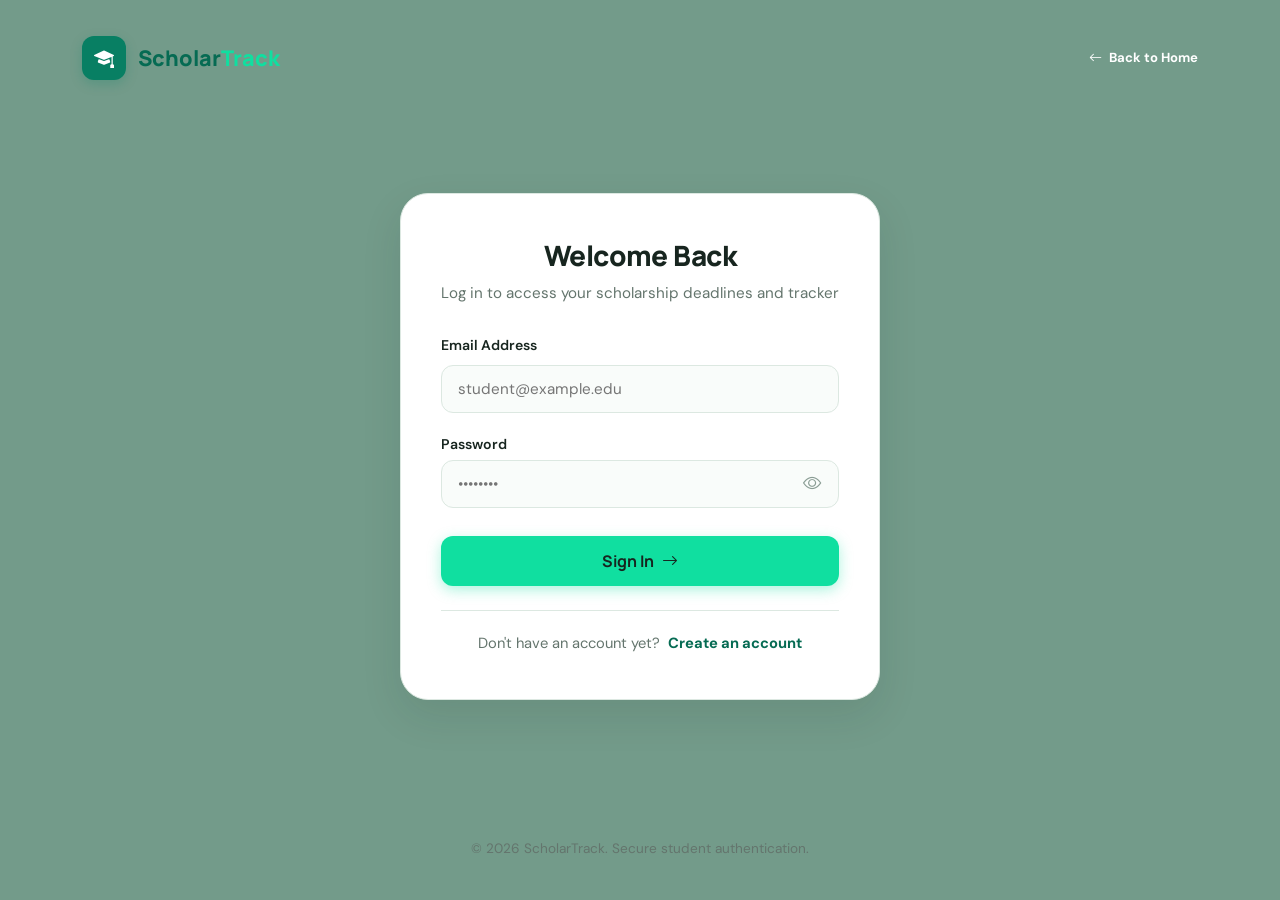
<file: frontend/login.html>
<!DOCTYPE html>
<html lang="en">
<head>
    <meta charset="UTF-8">
    <meta name="viewport" content="width=device-width, initial-scale=1.0">

    <title>Log In — ScholarTrack</title>

    <meta
        name="description"
        content="Sign in to your ScholarTrack student account to monitor scholarship application deadlines, view saved items, and track your progress."
    >

    <meta name="theme-color" content="#739B8A">

    <!-- Fonts -->
    <link rel="preconnect" href="https://fonts.googleapis.com">
    <link rel="preconnect" href="https://fonts.gstatic.com" crossorigin>
    <link
        href="https://fonts.googleapis.com/css2?family=DM+Sans:ital,opsz,wght@0,9..40,400..700;1,9..40,400..700&family=Manrope:wght@400;500;600;700;800&display=swap"
        rel="stylesheet"
    >

    <!-- Bootstrap 5 -->
    <link
        href="https://cdn.jsdelivr.net/npm/bootstrap@5.3.3/dist/css/bootstrap.min.css"
        rel="stylesheet"
    >

    <!-- Bootstrap Icons -->
    <link
        href="https://cdn.jsdelivr.net/npm/bootstrap-icons@1.11.3/font/bootstrap-icons.min.css"
        rel="stylesheet"
    >

    <!-- Shared Styles -->
    <link rel="stylesheet" href="css/style.css">
    <link rel="stylesheet" href="css/auth.css">
</head>

<body class="auth-page">

    <!-- Top Navigation Header -->
    <header class="auth-navbar">
        <div class="container d-flex justify-content-between align-items-center">
            <a class="auth-brand" href="index.html">
                <span class="auth-brand-icon">
                    <i class="bi bi-mortarboard-fill"></i>
                </span>
                <span>Scholar<span class="auth-brand-highlight">Track</span></span>
            </a>

            <a href="index.html" class="text-white small fw-bold text-decoration-none">
                <i class="bi bi-arrow-left me-1"></i> Back to Home
            </a>
        </div>
    </header>

    <main class="flex-grow-1 d-flex align-items-center justify-content-center">
        <div class="auth-card-wrapper">

            <div class="auth-card-header">
                <h1>Welcome Back</h1>
                <p>Log in to access your scholarship deadlines and tracker</p>
            </div>

            <!-- Server & Form Feedback Banner -->
            <div
                class="auth-message"
                id="authMessage"
                role="alert"
                aria-live="polite"
            ></div>

            <form id="loginForm" novalidate>

                <!-- Email Input -->
                <div class="auth-form-group">
                    <label class="auth-label" for="email">Email Address</label>
                    <div class="auth-input-wrapper">
                        <input
                            type="email"
                            class="auth-input"
                            id="email"
                            placeholder="student@example.edu"
                            required
                            autocomplete="email"
                        >
                    </div>
                </div>

                <!-- Password Input -->
                <div class="auth-form-group">
                    <div class="d-flex justify-content-between align-items-center mb-1">
                        <label class="auth-label mb-0" for="password">Password</label>
                    </div>
                    <div class="auth-input-wrapper">
                        <input
                            type="password"
                            class="auth-input"
                            id="password"
                            placeholder="••••••••"
                            required
                            autocomplete="current-password"
                        >
                        <button
                            type="button"
                            class="auth-password-toggle"
                            id="togglePassword"
                            aria-label="Toggle password visibility"
                        >
                            <i class="bi bi-eye"></i>
                        </button>
                    </div>
                </div>

                <!-- Submit Button -->
                <button
                    type="submit"
                    class="btn-auth-primary mt-2"
                    id="loginButton"
                >
                    <span id="loginButtonText">Sign In</span>
                    <i class="bi bi-arrow-right"></i>
                </button>

            </form>

            <div class="auth-card-footer">
                <span>Don't have an account yet?</span>
                <a href="signup.html" class="fw-bold ms-1">Create an account</a>
            </div>

        </div>
    </main>

    <footer class="auth-page-footer">
        <p class="mb-0">
            &copy; 2026 ScholarTrack. Secure student authentication.
        </p>
    </footer>

    <!-- Scripts -->
    <script src="https://cdn.jsdelivr.net/npm/bootstrap@5.3.3/dist/js/bootstrap.bundle.min.js"></script>
    <script src="js/auth.js"></script>

</body>
</html>
</file>
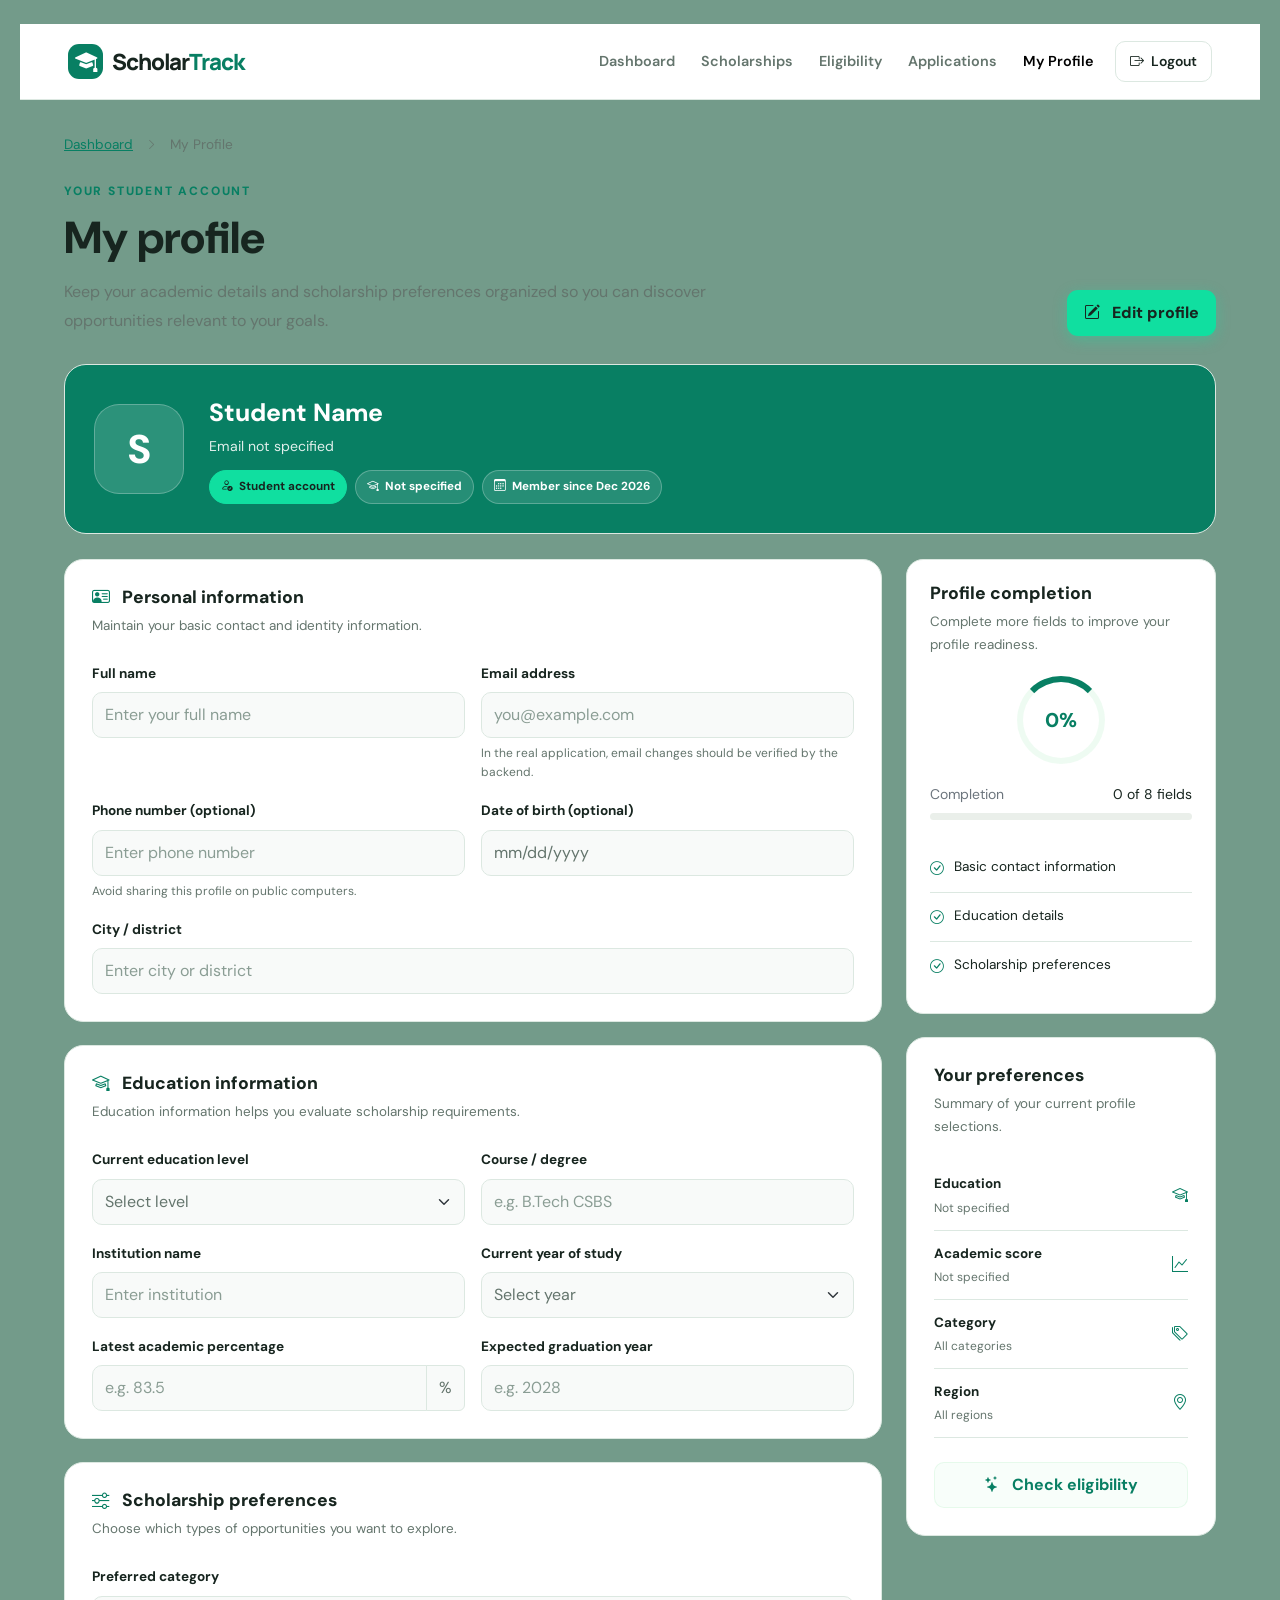
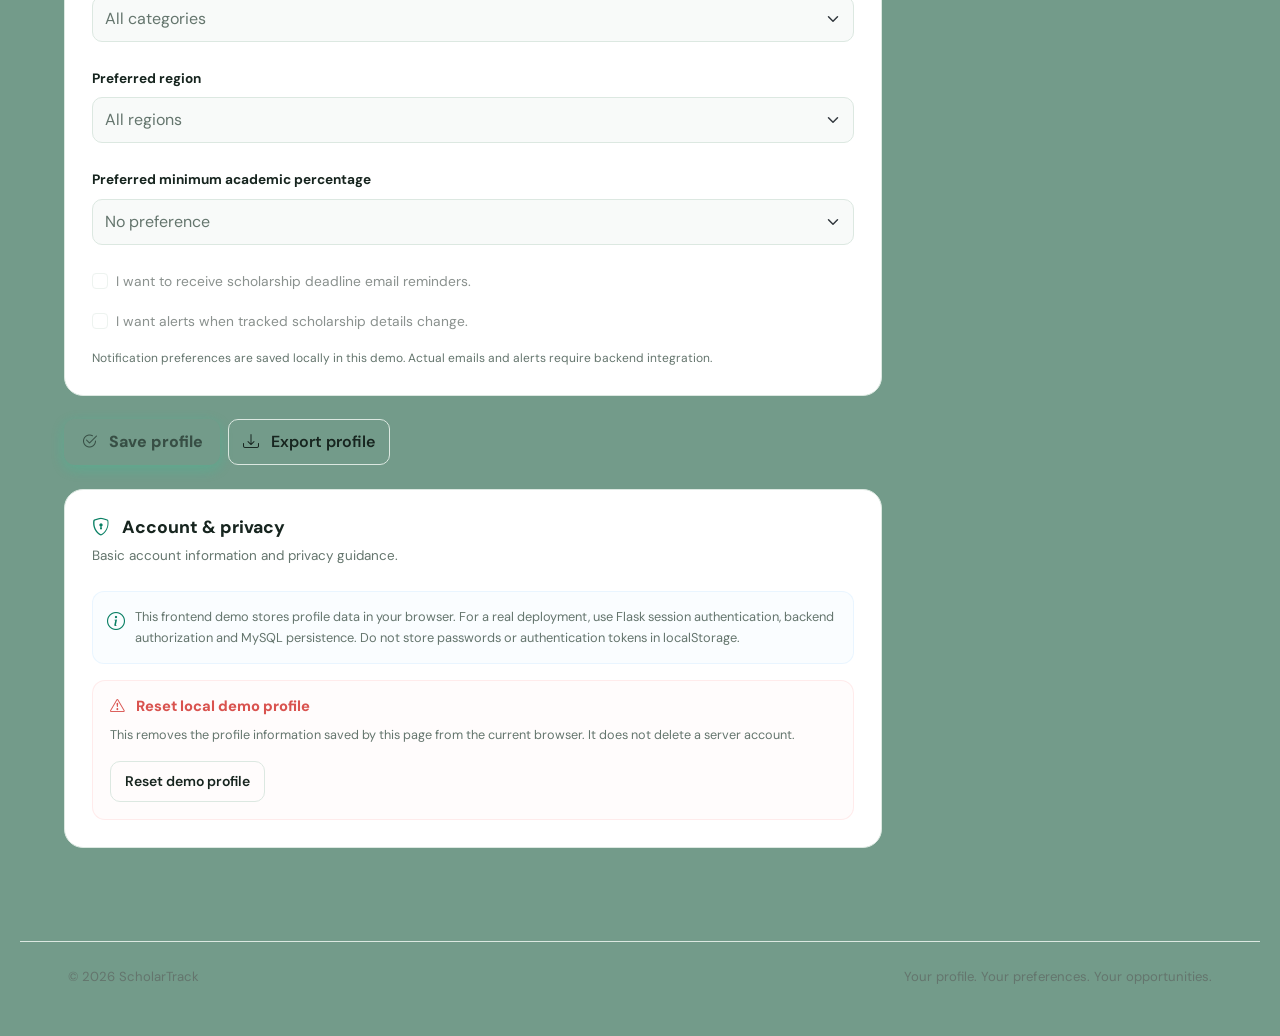
<file: frontend/profile.html>
<!DOCTYPE html>
<html lang="en">
<head>
    <meta charset="UTF-8">
    <meta name="viewport" content="width=device-width, initial-scale=1.0">

    <title>My Profile | ScholarTrack</title>
    <meta name="description" content="Manage your student profile, education details and scholarship preferences on ScholarTrack.">

    <link rel="preconnect" href="https://fonts.googleapis.com">
    <link rel="preconnect" href="https://fonts.gstatic.com" crossorigin>

    <link href="https://fonts.googleapis.com/css2?family=DM+Sans:wght@400;500;600;700&family=Manrope:wght@400;500;600;700;800&display=swap" rel="stylesheet">

    <link href="https://cdn.jsdelivr.net/npm/bootstrap@5.3.3/dist/css/bootstrap.min.css" rel="stylesheet">
    <link href="https://cdn.jsdelivr.net/npm/bootstrap-icons@1.11.3/font/bootstrap-icons.min.css" rel="stylesheet">

    <style>
        :root {
            --page-background: #739B8A;
            --surface: #FFFFFF;
            --surface-light: #F8FAF9;
            --hero-background: #087F63;
            --primary: #10DFA0;
            --primary-hover: #066B53;
            --text-primary: #17251F;
            --text-secondary: #64756D;
            --border: #DCE8E1;
            --warning: #E9A23B;
            --danger: #D9534F;

            --bg: var(--page-background);
            --text: #17251F;
            --muted: #64756D;
            --green: #087F63;
            --blue: #087F63;
            --yellow: #E9A23B;
            --red: #D9534F;
        }

        * {
            box-sizing: border-box;
        }

        body {
            margin: 0;
            min-height: 100vh;
            background: var(--bg);
            color: var(--text);
            font-family: "DM Sans", sans-serif;
            padding: 24px 20px;
        }

        @media (max-width: 768px) {
            body {
                padding: 0;
            }
        }

        .navbar {
            background: #FFFFFF;
            border-bottom: 1px solid var(--border);
            padding: 15px 0;
        }

        .navbar-brand {
            color: var(--text);
            font-family: "Manrope", sans-serif;
            font-size: 1.4rem;
            font-weight: 800;
            letter-spacing: -.05em;
        }

        .brand-mark {
            display: inline-flex;
            align-items: center;
            justify-content: center;
            width: 35px;
            height: 35px;
            margin-right: 9px;
            border-radius: 11px;
            background: var(--green);
            color: #FFFFFF;
        }

        .brand-accent {
            color: var(--green);
        }

        .nav-link {
            color: var(--muted);
            padding: 9px 13px !important;
            font-size: .9rem;
            font-weight: 600;
            transition: color .2s ease;
        }

        .nav-link:hover,
        .nav-link.active {
            color: var(--green);
        }

        .btn-outline-custom {
            border: 1px solid var(--border);
            border-radius: 10px;
            padding: 9px 14px;
            color: var(--text);
            font-weight: 600;
        }

        .btn-outline-custom:hover {
            color: var(--green);
            border-color: var(--green);
        }

        .btn-green {
            border: 0;
            border-radius: 11px;
            background: var(--primary);
            color: #17251F;
            padding: 11px 17px;
            font-weight: 800;
            box-shadow: 0 4px 14px rgba(16, 223, 160, 0.35);
            transition: transform .2s ease, background .2s ease, color .2s ease;
        }

        .btn-green:hover {
            background: var(--primary-hover);
            color: #FFFFFF;
            transform: translateY(-2px);
        }

        .btn-soft {
            border: 1px solid rgba(155,230,176,.2);
            border-radius: 10px;
            background: rgba(155,230,176,.07);
            color: var(--green);
            padding: 10px 14px;
            font-weight: 700;
        }

        .btn-soft:hover {
            background: rgba(155,230,176,.15);
            color: var(--green);
        }

        .page-container {
            max-width: 1200px;
            margin: auto;
            padding: 35px 24px 70px;
        }

        .breadcrumb-line {
            color: var(--muted);
            font-size: .85rem;
            margin-bottom: 27px;
        }

        .breadcrumb-line a {
            color: var(--green);
        }

        .breadcrumb-line i {
            margin: 0 9px;
            font-size: .7rem;
        }

        .eyebrow {
            color: var(--green);
            font-size: .75rem;
            font-weight: 800;
            letter-spacing: .15em;
            text-transform: uppercase;
        }

        .page-title {
            font-size: clamp(2rem, 4vw, 2.8rem);
            font-weight: 800;
            margin: 12px 0;
        }

        .page-description {
            color: var(--muted);
            line-height: 1.8;
            max-width: 650px;
        }

        .page-header {
            display: flex;
            justify-content: space-between;
            align-items: flex-end;
            gap: 20px;
            margin-bottom: 28px;
        }

        .profile-banner {
            display: flex;
            align-items: center;
            gap: 25px;
            padding: 29px;
            border: 1px solid var(--border);
            border-radius: 22px;
            background: var(--hero-background);
            color: #FFFFFF;
            margin-bottom: 25px;
        }

        .avatar {
            display: flex;
            align-items: center;
            justify-content: center;
            width: 90px;
            height: 90px;
            min-width: 90px;
            border-radius: 25px;
            background: rgba(255, 255, 255, 0.15);
            border: 1px solid rgba(255, 255, 255, 0.25);
            color: #FFFFFF;
            font-size: 2.5rem;
            font-weight: 800;
        }

        .profile-name {
            font-size: 1.55rem;
            font-weight: 800;
            color: #FFFFFF;
            overflow-wrap: anywhere;
        }

        .profile-email {
            color: rgba(255, 255, 255, 0.88);
            font-size: .88rem;
            margin-top: 5px;
            overflow-wrap: anywhere;
        }

        .profile-badges {
            display: flex;
            flex-wrap: wrap;
            gap: 8px;
            margin-top: 13px;
        }

        .badge-custom {
            display: inline-flex;
            align-items: center;
            gap: 6px;
            padding: 7px 11px;
            border: 1px solid rgba(255, 255, 255, 0.25);
            border-radius: 30px;
            color: #FFFFFF;
            background: rgba(255, 255, 255, 0.12);
            font-size: .73rem;
            font-weight: 700;
        }

        .badge-custom.green {
            color: #17251F;
            background: var(--primary);
            border-color: var(--primary);
        }

        .profile-layout {
            display: grid;
            grid-template-columns: minmax(0, 1fr) 310px;
            gap: 24px;
            align-items: start;
        }

        .panel {
            padding: 27px;
            border: 1px solid var(--border);
            border-radius: 19px;
            background: var(--surface);
            margin-bottom: 23px;
        }

        .panel-title {
            font-size: 1.1rem;
            font-weight: 800;
            margin-bottom: 7px;
        }

        .panel-description {
            color: var(--muted);
            font-size: .84rem;
            line-height: 1.7;
            margin-bottom: 23px;
        }

        .form-label {
            color: var(--text);
            font-size: .85rem;
            font-weight: 700;
            margin-bottom: 8px;
        }

        .form-control,
        .form-select {
            background-color: #FFFFFF;
            color: var(--text);
            border: 1.5px solid var(--border);
            border-radius: 10px;
            min-height: 46px;
        }

        textarea.form-control {
            min-height: 105px;
        }

        .form-control:focus,
        .form-select:focus {
            background-color: #FFFFFF;
            color: var(--text);
            border-color: var(--hero-background);
            box-shadow: 0 0 0 3px rgba(8, 127, 99, 0.12);
        }

        .form-control:disabled,
        .form-select:disabled {
            background-color: #F8FAF9;
            color: var(--muted);
            border-color: var(--border);
            opacity: 1;
        }

        .form-control::placeholder {
            color: #8A9D94;
        }

        .form-select option {
            background: #FFFFFF;
            color: var(--text);
        }

        .form-check-input {
            background-color: #FFFFFF;
            border-color: var(--border);
        }

        .form-check-input:checked {
            background-color: var(--hero-background);
            border-color: var(--hero-background);
        }

        .form-check-label {
            color: var(--text);
            font-size: .86rem;
        }

        .field-note {
            color: var(--muted);
            font-size: .75rem;
            margin-top: 6px;
            line-height: 1.6;
        }

        .completion-card {
            padding: 23px;
            border: 1px solid var(--border);
            border-radius: 17px;
            background: var(--surface);
            margin-bottom: 23px;
        }

        .completion-circle {
            display: flex;
            align-items: center;
            justify-content: center;
            width: 88px;
            height: 88px;
            margin: 20px auto;
            border: 6px solid rgba(155,230,176,.17);
            border-top-color: var(--green);
            border-radius: 50%;
            color: var(--green);
            font-size: 1.25rem;
            font-weight: 800;
            transition: transform .3s ease;
        }

        .progress {
            height: 7px;
            background: #EAEFEA;
            border-radius: 20px;
        }

        .progress-bar {
            background: var(--green);
            border-radius: 20px;
            transition: width .3s ease;
        }

        .check-item {
            display: flex;
            align-items: flex-start;
            gap: 10px;
            padding: 12px 0;
            border-bottom: 1px solid var(--border);
            color: var(--text);
            font-size: .85rem;
            line-height: 1.6;
        }

        .check-item:last-child {
            border-bottom: 0;
        }

        .check-item i {
            color: var(--green);
            margin-top: 2px;
        }

        .preference-item {
            display: flex;
            justify-content: space-between;
            align-items: center;
            gap: 12px;
            padding: 13px 0;
            border-bottom: 1px solid var(--border);
        }

        .preference-item:last-child {
            border-bottom: 0;
        }

        .preference-item strong {
            display: block;
            font-size: .84rem;
            margin-bottom: 4px;
        }

        .preference-item span {
            display: block;
            color: var(--muted);
            font-size: .75rem;
            line-height: 1.5;
        }

        .notice-box {
            display: flex;
            align-items: flex-start;
            gap: 10px;
            padding: 14px;
            border: 1px solid rgba(145,201,255,.16);
            border-radius: 12px;
            background: rgba(145,201,255,.045);
            color: var(--muted);
            font-size: .8rem;
            line-height: 1.7;
        }

        .notice-box i {
            color: var(--blue);
            font-size: 1.1rem;
            margin-top: 2px;
        }

        .danger-box {
            border: 1px solid rgba(255,157,157,.18);
            border-radius: 13px;
            padding: 17px;
            background: rgba(255,157,157,.035);
        }

        .danger-box h3 {
            color: var(--red);
            font-size: .92rem;
            font-weight: 800;
        }

        .danger-box p {
            color: var(--muted);
            font-size: .79rem;
            line-height: 1.7;
        }

        .toast-message {
            position: fixed;
            right: 22px;
            bottom: 22px;
            z-index: 2000;
            max-width: min(370px, calc(100vw - 44px));
            padding: 15px 18px;
            border: 1px solid var(--border);
            border-radius: 13px;
            background: #FFFFFF;
            color: var(--text);
            box-shadow: 0 16px 40px rgba(23, 37, 31, 0.14);
            opacity: 0;
            transform: translateY(10px);
            pointer-events: none;
            transition: opacity .2s ease, transform .2s ease;
        }

        .toast-message.show {
            opacity: 1;
            transform: translateY(0);
        }

        .footer {
            border-top: 1px solid var(--border);
            color: var(--muted);
            padding: 25px 0;
            font-size: .82rem;
        }

        .fade-up {
            animation: fadeUp .45s ease both;
        }

        @keyframes fadeUp {
            from {
                opacity: 0;
                transform: translateY(12px);
            }
            to {
                opacity: 1;
                transform: translateY(0);
            }
        }

        @media (max-width: 991px) {
            .profile-layout {
                grid-template-columns: 1fr;
            }

            .side-column {
                display: grid;
                grid-template-columns: repeat(2, minmax(0, 1fr));
                gap: 18px;
            }

            .side-column > * {
                margin-bottom: 0;
            }
        }

        @media (max-width: 767px) {
            .page-container {
                padding: 25px 15px 45px;
            }

            .page-header {
                align-items: flex-start;
                flex-direction: column;
            }

            .page-header > .btn {
                width: 100%;
            }

            .profile-banner {
                padding: 22px 18px;
                align-items: flex-start;
                flex-direction: column;
            }

            .avatar {
                width: 72px;
                height: 72px;
                min-width: 72px;
                border-radius: 20px;
                font-size: 2rem;
            }

            .panel {
                padding: 21px 17px;
            }

            .side-column {
                grid-template-columns: 1fr;
            }

            .form-actions {
                display: flex;
                flex-direction: column;
            }

            .form-actions .btn {
                width: 100%;
            }
        }

        @media (prefers-reduced-motion: reduce) {
            *, *::before, *::after {
                animation-duration: .01ms !important;
                animation-iteration-count: 1 !important;
                transition-duration: .01ms !important;
            }
        }
    </style>
</head>

<body>

    <!-- Top Navigation -->
    <nav class="navbar navbar-expand-lg sticky-top">
        <div class="container-fluid px-lg-5">
            <a class="navbar-brand d-flex align-items-center" href="index.html">
                <span class="brand-mark">
                    <i class="bi bi-mortarboard-fill"></i>
                </span>
                Scholar<span class="brand-accent">Track</span>
            </a>

            <button class="navbar-toggler btn-outline-custom" type="button"
                    data-bs-toggle="collapse" data-bs-target="#mainNavigation"
                    aria-controls="mainNavigation" aria-expanded="false"
                    aria-label="Toggle navigation">
                <i class="bi bi-list"></i>
            </button>

            <div class="collapse navbar-collapse" id="mainNavigation">
                <ul class="navbar-nav ms-auto align-items-lg-center mt-3 mt-lg-0">
                    <li class="nav-item">
                        <a class="nav-link" href="dashboard.html">Dashboard</a>
                    </li>
                    <li class="nav-item">
                        <a class="nav-link" href="scholarships.html">Scholarships</a>
                    </li>
                    <li class="nav-item">
                        <a class="nav-link" href="eligibility.html">Eligibility</a>
                    </li>
                    <li class="nav-item">
                        <a class="nav-link" href="applications.html">Applications</a>
                    </li>
                    <li class="nav-item">
                        <a class="nav-link active" href="profile.html">My Profile</a>
                    </li>
                    <li class="nav-item ms-lg-2 mt-2 mt-lg-0">
                        <button class="btn btn-outline-custom btn-sm" id="logoutButton">
                            <i class="bi bi-box-arrow-right me-1"></i> Logout
                        </button>
                    </li>
                </ul>
            </div>
        </div>
    </nav>

    <main class="page-container">

        <div class="breadcrumb-line">
            <a href="dashboard.html">Dashboard</a>
            <i class="bi bi-chevron-right"></i>
            <span>My Profile</span>
        </div>

        <!-- Header -->
        <section class="page-header fade-up">
            <div>
                <div class="eyebrow">Your student account</div>
                <h1 class="page-title">My profile</h1>
                <p class="page-description mb-0">
                    Keep your academic details and scholarship preferences organized
                    so you can discover opportunities relevant to your goals.
                </p>
            </div>

            <button type="button" class="btn btn-green" id="editProfileButton">
                <i class="bi bi-pencil-square me-2"></i>
                Edit profile
            </button>
        </section>

        <!-- Profile Banner -->
        <section class="profile-banner fade-up">
            <div class="avatar" id="profileAvatar">S</div>

            <div class="flex-grow-1">
                <div class="profile-name" id="bannerName">Student Name</div>
                <div class="profile-email" id="bannerEmail">student@example.com</div>

                <div class="profile-badges">
                    <span class="badge-custom green">
                        <i class="bi bi-person-check"></i>
                        Student account
                    </span>

                    <span class="badge-custom">
                        <i class="bi bi-mortarboard"></i>
                        <span id="bannerEducation">Education not specified</span>
                    </span>

                    <span class="badge-custom">
                        <i class="bi bi-calendar3"></i>
                        <span id="memberSince">Profile created today</span>
                    </span>
                </div>
            </div>
        </section>

        <div class="profile-layout">

            <!-- Main profile form -->
            <section>
                <form id="profileForm">

                    <!-- Personal Information -->
                    <div class="panel fade-up">
                        <h2 class="panel-title">
                            <i class="bi bi-person-vcard me-2" style="color:var(--green)"></i>
                            Personal information
                        </h2>

                        <p class="panel-description">
                            Maintain your basic contact and identity information.
                        </p>

                        <div class="row g-3">
                            <div class="col-md-6">
                                <label class="form-label" for="fullName">Full name</label>
                                <input class="form-control profile-field" id="fullName"
                                       name="fullName" type="text" maxlength="100"
                                       autocomplete="name" required disabled
                                       placeholder="Enter your full name">
                            </div>

                            <div class="col-md-6">
                                <label class="form-label" for="email">Email address</label>
                                <input class="form-control" id="email"
                                       name="email" type="email" maxlength="254"
                                       autocomplete="email" required disabled
                                       placeholder="you@example.com">

                                <div class="field-note">
                                    In the real application, email changes should be verified by the backend.
                                </div>
                            </div>

                            <div class="col-md-6">
                                <label class="form-label" for="phone">Phone number (optional)</label>
                                <input class="form-control profile-field" id="phone"
                                       name="phone" type="tel" maxlength="20"
                                       autocomplete="tel" disabled
                                       placeholder="Enter phone number">

                                <div class="field-note">
                                    Avoid sharing this profile on public computers.
                                </div>
                            </div>

                            <div class="col-md-6">
                                <label class="form-label" for="dateOfBirth">Date of birth (optional)</label>
                                <input class="form-control profile-field" id="dateOfBirth"
                                       name="dateOfBirth" type="date" disabled>
                            </div>

                            <div class="col-12">
                                <label class="form-label" for="location">City / district</label>
                                <input class="form-control profile-field" id="location"
                                       name="location" type="text" maxlength="100"
                                       autocomplete="address-level2" disabled
                                       placeholder="Enter city or district">
                            </div>
                        </div>
                    </div>

                    <!-- Education Information -->
                    <div class="panel fade-up">
                        <h2 class="panel-title">
                            <i class="bi bi-mortarboard me-2" style="color:var(--green)"></i>
                            Education information
                        </h2>

                        <p class="panel-description">
                            Education information helps you evaluate scholarship requirements.
                        </p>

                        <div class="row g-3">
                            <div class="col-md-6">
                                <label class="form-label" for="educationLevel">
                                    Current education level
                                </label>

                                <select class="form-select profile-field"
                                        id="educationLevel" name="educationLevel"
                                        required disabled>
                                    <option value="">Select level</option>
                                    <option value="school">School student</option>
                                    <option value="undergraduate">Undergraduate</option>
                                    <option value="postgraduate">Postgraduate</option>
                                    <option value="research">Research / PhD</option>
                                </select>
                            </div>

                            <div class="col-md-6">
                                <label class="form-label" for="course">Course / degree</label>
                                <input class="form-control profile-field" id="course"
                                       name="course" type="text" maxlength="100"
                                       disabled placeholder="e.g. B.Tech CSBS">
                            </div>

                            <div class="col-md-6">
                                <label class="form-label" for="institution">Institution name</label>
                                <input class="form-control profile-field" id="institution"
                                       name="institution" type="text" maxlength="150"
                                       disabled placeholder="Enter institution">
                            </div>

                            <div class="col-md-6">
                                <label class="form-label" for="studyYear">Current year of study</label>

                                <select class="form-select profile-field"
                                        id="studyYear" name="studyYear" disabled>
                                    <option value="">Select year</option>
                                    <option value="1">Year 1</option>
                                    <option value="2">Year 2</option>
                                    <option value="3">Year 3</option>
                                    <option value="4">Year 4</option>
                                    <option value="5">Year 5+</option>
                                </select>
                            </div>

                            <div class="col-md-6">
                                <label class="form-label" for="academicScore">
                                    Latest academic percentage
                                </label>

                                <div class="input-group">
                                    <input class="form-control profile-field"
                                           id="academicScore" name="academicScore"
                                           type="number" min="0" max="100"
                                           step="0.01" disabled
                                           placeholder="e.g. 83.5">

                                    <span class="input-group-text"
                                          style="background:#F8FAF9;color:var(--muted);border:1.5px solid var(--border)">%</span>
                                </div>
                            </div>

                            <div class="col-md-6">
                                <label class="form-label" for="graduationYear">Expected graduation year</label>

                                <input class="form-control profile-field"
                                       id="graduationYear" name="graduationYear"
                                       type="number" min="2000" max="2100"
                                       disabled placeholder="e.g. 2028">
                            </div>
                        </div>
                    </div>

                    <!-- Preferences -->
                    <div class="panel fade-up">
                        <h2 class="panel-title">
                            <i class="bi bi-sliders me-2" style="color:var(--green)"></i>
                            Scholarship preferences
                        </h2>

                        <p class="panel-description">
                            Choose which types of opportunities you want to explore.
                        </p>

                        <div class="mb-4">
                            <label class="form-label" for="preferredCategory">
                                Preferred category
                            </label>

                            <select class="form-select profile-field"
                                    id="preferredCategory" name="preferredCategory"
                                    disabled>
                                <option value="all">All categories</option>
                                <option value="merit-based">Merit-based</option>
                                <option value="need-based">Need-based</option>
                                <option value="research">Research</option>
                                <option value="special-category">Special category</option>
                            </select>
                        </div>

                        <div class="mb-4">
                            <label class="form-label" for="preferredRegion">
                                Preferred region
                            </label>

                            <select class="form-select profile-field"
                                    id="preferredRegion" name="preferredRegion"
                                    disabled>
                                <option value="all">All regions</option>
                                <option value="tamil-nadu">Tamil Nadu</option>
                                <option value="other-india">Other Indian state / territory</option>
                                <option value="national">National opportunities</option>
                                <option value="international">International opportunities</option>
                            </select>
                        </div>

                        <div class="mb-4">
                            <label class="form-label" for="minimumPercentage">
                                Preferred minimum academic percentage
                            </label>

                            <select class="form-select profile-field"
                                    id="minimumPercentage" name="minimumPercentage"
                                    disabled>
                                <option value="0">No preference</option>
                                <option value="50">50% or above</option>
                                <option value="60">60% or above</option>
                                <option value="70">70% or above</option>
                                <option value="80">80% or above</option>
                                <option value="90">90% or above</option>
                            </select>
                        </div>

                        <div class="form-check mb-3">
                            <input class="form-check-input profile-field"
                                   type="checkbox" id="emailNotifications"
                                   name="emailNotifications" disabled>

                            <label class="form-check-label" for="emailNotifications">
                                I want to receive scholarship deadline email reminders.
                            </label>
                        </div>

                        <div class="form-check">
                            <input class="form-check-input profile-field"
                                   type="checkbox" id="changeNotifications"
                                   name="changeNotifications" disabled>

                            <label class="form-check-label" for="changeNotifications">
                                I want alerts when tracked scholarship details change.
                            </label>
                        </div>

                        <div class="field-note mt-3">
                            Notification preferences are saved locally in this demo.
                            Actual emails and alerts require backend integration.
                        </div>
                    </div>

                    <!-- Form Actions -->
                    <div class="d-flex flex-wrap gap-2 form-actions mb-4">
                        <button type="submit" class="btn btn-green" id="saveProfileButton" disabled>
                            <i class="bi bi-check2-circle me-2"></i>
                            Save profile
                        </button>

                        <button type="button" class="btn btn-outline-custom"
                                id="cancelEditButton" hidden>
                            Cancel
                        </button>

                        <button type="button" class="btn btn-outline-custom"
                                id="downloadProfileButton">
                            <i class="bi bi-download me-2"></i>
                            Export profile
                        </button>
                    </div>

                </form>

                <!-- Account settings -->
                <section class="panel">
                    <h2 class="panel-title">
                        <i class="bi bi-shield-lock me-2" style="color:var(--green)"></i>
                        Account & privacy
                    </h2>

                    <p class="panel-description">
                        Basic account information and privacy guidance.
                    </p>

                    <div class="notice-box mb-3">
                        <i class="bi bi-info-circle"></i>
                        <div>
                            This frontend demo stores profile data in your browser.
                            For a real deployment, use Flask session authentication,
                            backend authorization and MySQL persistence. Do not store
                            passwords or authentication tokens in localStorage.
                        </div>
                    </div>

                    <div class="danger-box">
                        <h3>
                            <i class="bi bi-exclamation-triangle me-2"></i>
                            Reset local demo profile
                        </h3>

                        <p class="mb-3">
                            This removes the profile information saved by this page
                            from the current browser. It does not delete a server account.
                        </p>

                        <button type="button" class="btn btn-outline-custom btn-sm"
                                id="resetProfileButton">
                            Reset demo profile
                        </button>
                    </div>
                </section>
            </section>

            <!-- Side panels -->
            <aside class="side-column">

                <section class="completion-card">
                    <h2 class="panel-title">Profile completion</h2>
                    <p class="panel-description mb-0">
                        Complete more fields to improve your profile readiness.
                    </p>

                    <div class="completion-circle" id="completionCircle">0%</div>

                    <div class="d-flex justify-content-between mb-2">
                        <span class="small text-secondary">Completion</span>
                        <span class="small" id="completionLabel">0 of 8 fields</span>
                    </div>

                    <div class="progress mb-4">
                        <div class="progress-bar" id="completionBar" style="width:0%"></div>
                    </div>

                    <div class="check-item">
                        <i class="bi bi-check-circle"></i>
                        <span>Basic contact information</span>
                    </div>

                    <div class="check-item">
                        <i class="bi bi-check-circle"></i>
                        <span>Education details</span>
                    </div>

                    <div class="check-item">
                        <i class="bi bi-check-circle"></i>
                        <span>Scholarship preferences</span>
                    </div>
                </section>

                <section class="panel">
                    <h2 class="panel-title">Your preferences</h2>
                    <p class="panel-description">
                        Summary of your current profile selections.
                    </p>

                    <div class="preference-item">
                        <div>
                            <strong>Education</strong>
                            <span id="summaryEducation">Not specified</span>
                        </div>
                        <i class="bi bi-mortarboard" style="color:var(--green)"></i>
                    </div>

                    <div class="preference-item">
                        <div>
                            <strong>Academic score</strong>
                            <span id="summaryScore">Not specified</span>
                        </div>
                        <i class="bi bi-graph-up" style="color:var(--green)"></i>
                    </div>

                    <div class="preference-item">
                        <div>
                            <strong>Category</strong>
                            <span id="summaryCategory">All categories</span>
                        </div>
                        <i class="bi bi-tags" style="color:var(--green)"></i>
                    </div>

                    <div class="preference-item">
                        <div>
                            <strong>Region</strong>
                            <span id="summaryRegion">All regions</span>
                        </div>
                        <i class="bi bi-geo-alt" style="color:var(--green)"></i>
                    </div>

                    <a href="eligibility.html" class="btn btn-soft w-100 mt-4">
                        <i class="bi bi-stars me-2"></i>
                        Check eligibility
                    </a>
                </section>

            </aside>
        </div>
    </main>

    <footer class="footer">
        <div class="container-fluid px-lg-5 d-flex flex-column flex-md-row justify-content-between gap-2">
            <span>© <span id="currentYear"></span> ScholarTrack</span>
            <span>Your profile. Your preferences. Your opportunities.</span>
        </div>
    </footer>

    <div class="toast-message" id="toastMessage" role="status" aria-live="polite"></div>

    <script src="https://cdn.jsdelivr.net/npm/bootstrap@5.3.3/dist/js/bootstrap.bundle.min.js"></script>

    <script>
        (() => {
            "use strict";

            const $ = selector => document.querySelector(selector);

            const PROFILE_KEY = "scholartrack_demo_profile";

            const fieldIds = [
                "fullName",
                "email",
                "phone",
                "dateOfBirth",
                "location",
                "educationLevel",
                "course",
                "institution",
                "studyYear",
                "academicScore",
                "graduationYear",
                "preferredCategory",
                "preferredRegion",
                "minimumPercentage",
                "emailNotifications",
                "changeNotifications"
            ];

            let originalProfile = null;
            let editing = false;
            let toastTimer = null;

            $("#currentYear").textContent = new Date().getFullYear();

            function showToast(message) {
                const toast = $("#toastMessage");
                toast.textContent = message;
                toast.classList.add("show");

                clearTimeout(toastTimer);

                toastTimer = setTimeout(() => {
                    toast.classList.remove("show");
                }, 3000);
            }

            function escapeHTML(value) {
                return String(value ?? "").replace(/[&<>"']/g, character => ({
                    "&": "&amp;",
                    "<": "&lt;",
                    ">": "&gt;",
                    '"': "&quot;",
                    "'": "&#039;"
                })[character]);
            }

            function readProfile() {
                try {
                    const stored = localStorage.getItem(PROFILE_KEY);

                    if (!stored) return null;

                    const parsed = JSON.parse(stored);

                    return parsed && typeof parsed === "object"
                        ? parsed
                        : null;
                } catch {
                    return null;
                }
            }

            function getDefaultProfile() {
                return {
                    fullName: "",
                    email: "",
                    phone: "",
                    dateOfBirth: "",
                    location: "",
                    educationLevel: "",
                    course: "",
                    institution: "",
                    studyYear: "",
                    academicScore: "",
                    graduationYear: "",
                    preferredCategory: "all",
                    preferredRegion: "all",
                    minimumPercentage: "0",
                    emailNotifications: false,
                    changeNotifications: false,
                    createdAt: new Date().toISOString()
                };
            }

            function collectProfile() {
                const profile = {};

                fieldIds.forEach(id => {
                    const element = document.getElementById(id);

                    if (element.type === "checkbox") {
                        profile[id] = element.checked;
                    } else {
                        profile[id] = element.value.trim();
                    }
                });

                const existing = readProfile();

                profile.createdAt = existing?.createdAt ||
                    originalProfile?.createdAt ||
                    new Date().toISOString();

                return profile;
            }

            function setFormValues(profile) {
                fieldIds.forEach(id => {
                    const element = document.getElementById(id);

                    if (!(id in profile)) return;

                    if (element.type === "checkbox") {
                        element.checked = Boolean(profile[id]);
                    } else {
                        element.value = profile[id] ?? "";
                    }
                });

                updateProfileSummary(profile);
                updateCompletion(profile);
                updateBanner(profile);
            }

            function setEditing(enabled) {
                editing = enabled;

                document.querySelectorAll(".profile-field").forEach(field => {
                    field.disabled = !enabled;
                });

                // Email changes require backend verification in the real application.
                $("#email").disabled = true;

                $("#saveProfileButton").disabled = !enabled;
                $("#editProfileButton").hidden = enabled;
                $("#cancelEditButton").hidden = !enabled;
            }

            function educationLabel(value) {
                const labels = {
                    school: "School student",
                    undergraduate: "Undergraduate",
                    postgraduate: "Postgraduate",
                    research: "Research / PhD"
                };

                return labels[value] || "Not specified";
            }

            function categoryLabel(value) {
                const labels = {
                    all: "All categories",
                    "merit-based": "Merit-based",
                    "need-based": "Need-based",
                    research: "Research",
                    "special-category": "Special category"
                };

                return labels[value] || "All categories";
            }

            function regionLabel(value) {
                const labels = {
                    all: "All regions",
                    "tamil-nadu": "Tamil Nadu",
                    "other-india": "Other Indian state",
                    national: "National opportunities",
                    international: "International opportunities"
                };

                return labels[value] || "All regions";
            }

            function updateBanner(profile) {
                const name = profile.fullName || "Student Name";
                const email = profile.email || "Email not specified";

                $("#bannerName").textContent = name;
                $("#bannerEmail").textContent = email;
                $("#bannerEducation").textContent = educationLabel(profile.educationLevel);

                const initial = name.trim().charAt(0).toUpperCase();
                $("#profileAvatar").textContent = initial || "S";

                let createdLabel = "Profile created today";

                if (profile.createdAt) {
                    const date = new Date(profile.createdAt);

                    if (!Number.isNaN(date.getTime())) {
                        createdLabel = `Member since ${date.toLocaleDateString("en-IN", {
                            month: "short",
                            year: "numeric"
                        })}`;
                    }
                }

                $("#memberSince").textContent = createdLabel;
            }

            function updateProfileSummary(profile) {
                $("#summaryEducation").textContent =
                    educationLabel(profile.educationLevel);

                $("#summaryScore").textContent =
                    profile.academicScore !== "" &&
                    Number.isFinite(Number(profile.academicScore))
                        ? `${profile.academicScore}%`
                        : "Not specified";

                $("#summaryCategory").textContent =
                    categoryLabel(profile.preferredCategory);

                $("#summaryRegion").textContent =
                    regionLabel(profile.preferredRegion);
            }

            function updateCompletion(profile) {
                const checks = [
                    Boolean(profile.fullName),
                    Boolean(profile.email),
                    Boolean(profile.location),
                    Boolean(profile.educationLevel),
                    Boolean(profile.course),
                    Boolean(profile.institution),
                    profile.academicScore !== "" &&
                        Number.isFinite(Number(profile.academicScore)),
                    Boolean(profile.graduationYear)
                ];

                const completed = checks.filter(Boolean).length;
                const total = checks.length;
                const percentage = Math.round((completed / total) * 100);

                $("#completionCircle").textContent = `${percentage}%`;
                $("#completionLabel").textContent = `${completed} of ${total} fields`;
                $("#completionBar").style.width = `${percentage}%`;
                $("#completionCircle").style.transform = `rotate(${percentage * 0.6}deg)`;
            }

            function validateProfile(profile) {
                if (!profile.fullName) {
                    return "Please enter your full name.";
                }

                if (!profile.email) {
                    return "Please enter your email address.";
                }

                const emailPattern = /^[^\s@]+@[^\s@]+\.[^\s@]+$/;

                if (!emailPattern.test(profile.email)) {
                    return "Please enter a valid email address.";
                }

                if (
                    profile.academicScore !== "" &&
                    (
                        !Number.isFinite(Number(profile.academicScore)) ||
                        Number(profile.academicScore) < 0 ||
                        Number(profile.academicScore) > 100
                    )
                ) {
                    return "Academic percentage must be between 0 and 100.";
                }

                if (
                    profile.graduationYear !== "" &&
                    (
                        !Number.isInteger(Number(profile.graduationYear)) ||
                        Number(profile.graduationYear) < 2000 ||
                        Number(profile.graduationYear) > 2100
                    )
                ) {
                    return "Please enter a valid graduation year.";
                }

                if (profile.dateOfBirth) {
                    const birthDate = new Date(`${profile.dateOfBirth}T00:00:00`);
                    const today = new Date();
                    today.setHours(0, 0, 0, 0);

                    if (
                        Number.isNaN(birthDate.getTime()) ||
                        birthDate > today
                    ) {
                        return "Date of birth must be a valid date in the past.";
                    }
                }

                return null;
            }

            function saveProfile(profile) {
                try {
                    localStorage.setItem(PROFILE_KEY, JSON.stringify(profile));
                    return true;
                } catch {
                    showToast("Unable to save profile. Browser storage may be unavailable.");
                    return false;
                }
            }

            function loadProfile() {
                const stored = readProfile();
                const profile = stored || getDefaultProfile();

                originalProfile = { ...profile };

                setFormValues(profile);
                setEditing(false);
            }

            $("#editProfileButton").addEventListener("click", () => {
                originalProfile = collectProfile();
                setEditing(true);

                showToast("Edit mode enabled. Update your details and save.");
            });

            $("#cancelEditButton").addEventListener("click", () => {
                if (originalProfile) {
                    setFormValues(originalProfile);
                }

                setEditing(false);
                showToast("Changes cancelled.");
            });

            $("#profileForm").addEventListener("submit", event => {
                event.preventDefault();

                if (!editing) return;

                const profile = collectProfile();
                const error = validateProfile(profile);

                if (error) {
                    showToast(error);
                    return;
                }

                if (!saveProfile(profile)) return;

                originalProfile = { ...profile };

                setFormValues(profile);
                setEditing(false);

                showToast("Profile saved in this browser.");
            });

            fieldIds.forEach(id => {
                const element = document.getElementById(id);

                element.addEventListener("input", () => {
                    updateCompletion(collectProfile());
                });

                element.addEventListener("change", () => {
                    updateCompletion(collectProfile());
                });
            });

            $("#downloadProfileButton").addEventListener("click", () => {
                const profile = collectProfile();

                // Exclude optional personal identifiers from exported profile data.
                const exportProfile = {
                    fullName: profile.fullName,
                    educationLevel: profile.educationLevel,
                    course: profile.course,
                    institution: profile.institution,
                    studyYear: profile.studyYear,
                    academicScore: profile.academicScore,
                    graduationYear: profile.graduationYear,
                    preferredCategory: profile.preferredCategory,
                    preferredRegion: profile.preferredRegion,
                    minimumPercentage: profile.minimumPercentage,
                    emailNotifications: profile.emailNotifications,
                    changeNotifications: profile.changeNotifications
                };

                const blob = new Blob(
                    [JSON.stringify(exportProfile, null, 2)],
                    { type: "application/json;charset=utf-8" }
                );

                const url = URL.createObjectURL(blob);
                const anchor = document.createElement("a");

                anchor.href = url;
                anchor.download = "scholartrack-profile-demo.json";

                document.body.appendChild(anchor);
                anchor.click();
                anchor.remove();

                URL.revokeObjectURL(url);

                showToast("Profile exported as JSON.");
            });

            $("#resetProfileButton").addEventListener("click", () => {
                const confirmed = window.confirm(
                    "Reset the profile saved by this page in this browser? This cannot be undone."
                );

                if (!confirmed) return;

                try {
                    localStorage.removeItem(PROFILE_KEY);
                } catch {
                    showToast("Unable to access browser storage.");
                    return;
                }

                loadProfile();
                showToast("Local demo profile reset.");
            });

            $("#logoutButton").addEventListener("click", async () => {
                /*
                 * Connect this to Flask session logout when the backend is ready.
                 */
                try {
                    await fetch("http://127.0.0.1:5000/api/auth/logout", {
                        method: "POST",
                        credentials: "include"
                    });
                } catch {
                    // Backend may not be running during frontend development.
                }

                window.location.href = "login.html";
            });

            loadProfile();
        })();
    </script>
</body>
</html>
</file>
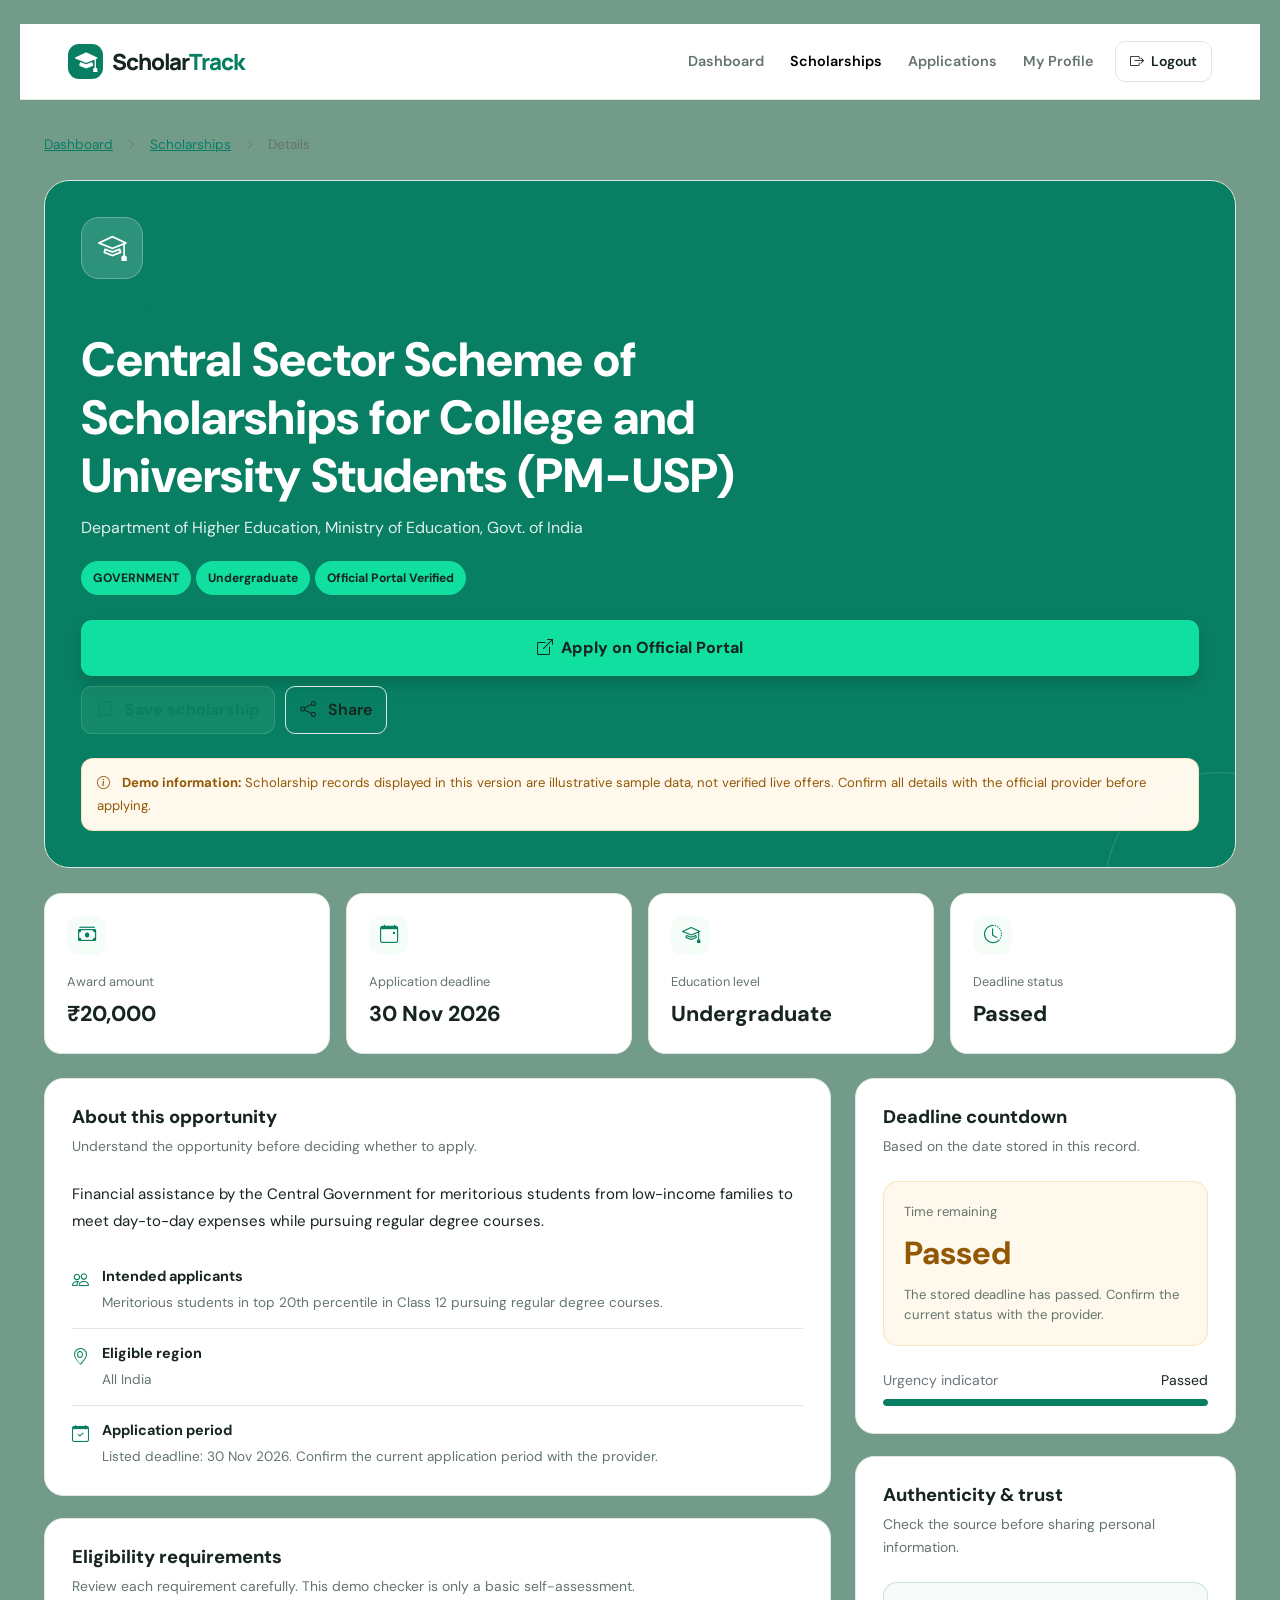
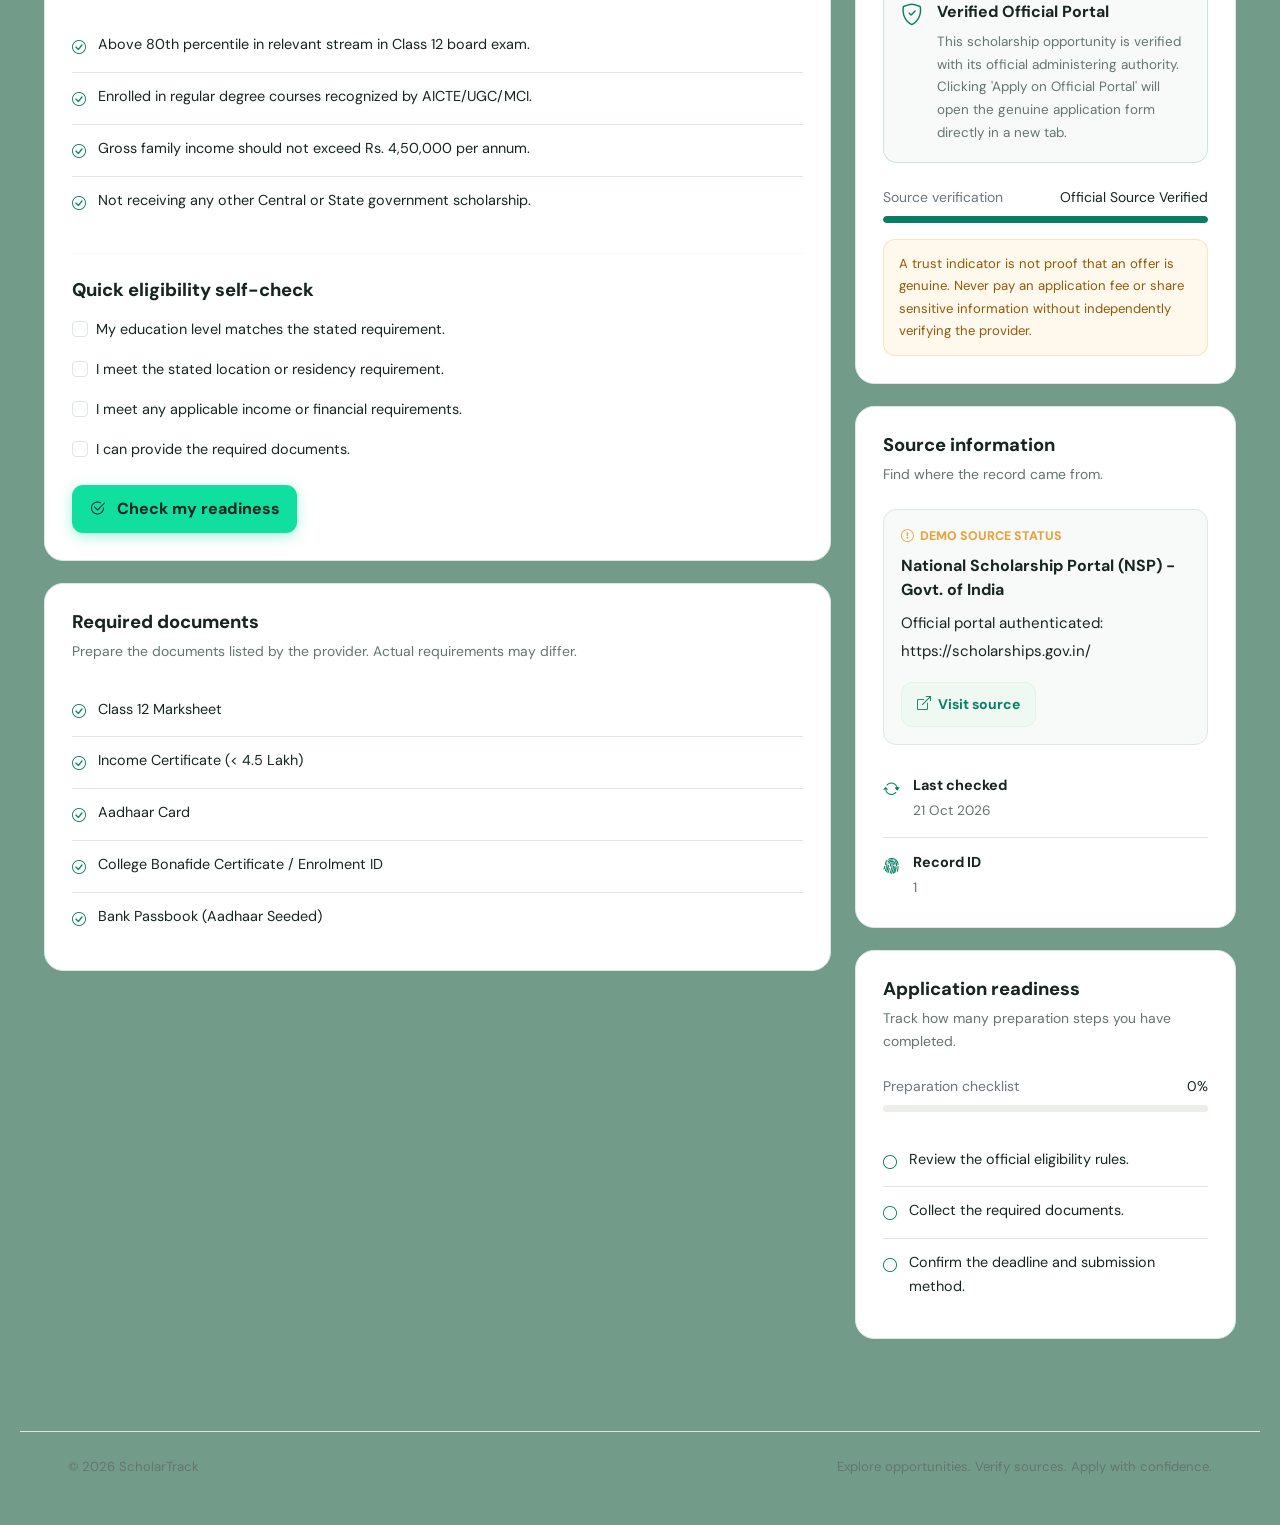
<file: frontend/scholarship-details.html>
<!DOCTYPE html>
<html lang="en">
<head>
    <meta charset="UTF-8">
    <meta name="viewport" content="width=device-width, initial-scale=1.0">

    <title>Scholarship Details | ScholarTrack</title>
    <meta name="description" content="Review scholarship eligibility, deadlines, required documents and source information with ScholarTrack.">

    <link rel="preconnect" href="https://fonts.googleapis.com">
    <link rel="preconnect" href="https://fonts.gstatic.com" crossorigin>

    <link href="https://fonts.googleapis.com/css2?family=DM+Sans:wght@400;500;600;700&family=Manrope:wght@400;500;600;700;800&display=swap" rel="stylesheet">

    <link href="https://cdn.jsdelivr.net/npm/bootstrap@5.3.3/dist/css/bootstrap.min.css" rel="stylesheet">
    <link href="https://cdn.jsdelivr.net/npm/bootstrap-icons@1.11.3/font/bootstrap-icons.min.css" rel="stylesheet">

    <style>
        :root {
            --page-background: #739B8A;
            --surface: #FFFFFF;
            --surface-light: #F8FAF9;
            --hero-background: #087F63;
            --primary: #10DFA0;
            --primary-hover: #066B53;
            --text-primary: #17251F;
            --text-secondary: #64756D;
            --border: #DCE8E1;
            --warning: #E9A23B;
            --danger: #D9534F;

            --bg: var(--page-background);
            --text: #17251F;
            --muted: #64756D;
            --green: #087F63;
            --green-dark: #E8F7F2;
            --blue: #087F63;
            --yellow: #E9A23B;
            --red: #D9534F;
        }

        * {
            box-sizing: border-box;
        }

        body {
            margin: 0;
            background: var(--bg);
            color: var(--text);
            font-family: "DM Sans", sans-serif;
            min-height: 100vh;
            padding: 24px 20px;
        }

        @media (max-width: 768px) {
            body {
                padding: 0;
            }
        }

        .navbar {
            background: #FFFFFF;
            border-bottom: 1px solid var(--border);
            padding: 15px 0;
        }

        .navbar-brand {
            color: var(--text);
            font-family: "Manrope", sans-serif;
            font-weight: 800;
            letter-spacing: -.05em;
            font-size: 1.4rem;
        }

        .brand-mark {
            display: inline-flex;
            align-items: center;
            justify-content: center;
            width: 35px;
            height: 35px;
            margin-right: 9px;
            border-radius: 11px;
            background: var(--green);
            color: #FFFFFF;
        }

        .brand-accent {
            color: var(--green);
        }

        .nav-link {
            color: var(--muted);
            font-size: .9rem;
            font-weight: 600;
            padding: 9px 13px !important;
            transition: color .2s ease;
        }

        .nav-link:hover,
        .nav-link.active {
            color: var(--green);
        }

        .btn-outline-custom {
            border: 1px solid var(--border);
            border-radius: 10px;
            color: var(--text);
            padding: 9px 14px;
            font-weight: 600;
        }

        .btn-outline-custom:hover {
            border-color: var(--green);
            color: var(--green);
        }

        .btn-green {
            border: 0;
            border-radius: 11px;
            background: var(--primary);
            color: #17251F;
            padding: 12px 17px;
            font-weight: 800;
            box-shadow: 0 4px 14px rgba(16, 223, 160, 0.35);
            transition: transform .2s ease, background .2s ease, color .2s ease;
        }

        .btn-green:hover {
            background: var(--primary-hover);
            color: #FFFFFF;
            transform: translateY(-2px);
        }

        .btn-green:disabled {
            background: #DCE8E1;
            color: #8A9D94;
            cursor: not-allowed;
            transform: none;
        }

        .btn-soft {
            background: rgba(155, 230, 176, .09);
            border: 1px solid rgba(155, 230, 176, .19);
            color: var(--green);
            border-radius: 11px;
            padding: 11px 15px;
            font-weight: 700;
        }

        .btn-soft:hover {
            background: rgba(155, 230, 176, .16);
            color: var(--green);
        }

        .page-container {
            max-width: 1250px;
            margin: auto;
            padding: 35px 24px 70px;
        }

        .breadcrumb-line {
            color: var(--muted);
            font-size: .85rem;
            margin-bottom: 25px;
        }

        .breadcrumb-line a {
            color: var(--green);
        }

        .breadcrumb-line i {
            margin: 0 9px;
            font-size: .7rem;
        }

        .eyebrow {
            color: var(--green);
            font-size: .75rem;
            font-weight: 800;
            text-transform: uppercase;
            letter-spacing: .14em;
        }

        .hero-card {
            position: relative;
            overflow: hidden;
            padding: 36px;
            border: 1px solid var(--border);
            border-radius: 25px;
            background: var(--hero-background);
            color: #FFFFFF;
            margin-bottom: 25px;
        }

        .hero-card::after {
            content: "";
            position: absolute;
            width: 230px;
            height: 230px;
            right: -100px;
            bottom: -135px;
            border: 1px solid rgba(255, 255, 255, 0.15);
            border-radius: 50%;
            pointer-events: none;
        }

        .scholarship-icon {
            display: flex;
            justify-content: center;
            align-items: center;
            width: 62px;
            height: 62px;
            border-radius: 18px;
            background: rgba(255, 255, 255, 0.15);
            border: 1px solid rgba(255, 255, 255, 0.25);
            color: #FFFFFF;
            font-size: 1.8rem;
            margin-bottom: 22px;
        }

        .scholarship-title {
            max-width: 800px;
            font-size: clamp(1.8rem, 4vw, 3rem);
            font-weight: 800;
            line-height: 1.2;
            color: #FFFFFF;
            margin: 12px 0;
        }

        .provider {
            color: rgba(255, 255, 255, 0.88);
            font-size: 1rem;
        }

        .pill {
            display: inline-flex;
            align-items: center;
            gap: 7px;
            padding: 7px 11px;
            border-radius: 30px;
            border: 1px solid rgba(255, 255, 255, 0.25);
            background: rgba(255, 255, 255, 0.12);
            color: #FFFFFF;
            font-size: .76rem;
            font-weight: 700;
            margin: 5px 5px 0 0;
        }

        .pill.green {
            color: #17251F;
            border-color: var(--primary);
            background: var(--primary);
        }

        .hero-actions {
            display: flex;
            flex-wrap: wrap;
            gap: 10px;
            margin-top: 25px;
        }

        .metric-card {
            height: 100%;
            padding: 22px;
            background: var(--surface);
            border: 1px solid var(--border);
            border-radius: 17px;
            transition: border-color .2s ease, transform .2s ease;
        }

        .metric-card:hover {
            border-color: rgba(155, 230, 176, .3);
            transform: translateY(-3px);
        }

        .metric-icon {
            display: flex;
            align-items: center;
            justify-content: center;
            width: 39px;
            height: 39px;
            border-radius: 12px;
            background: rgba(155, 230, 176, .09);
            color: var(--green);
            margin-bottom: 17px;
            font-size: 1.15rem;
        }

        .metric-label {
            color: var(--muted);
            font-size: .8rem;
            margin-bottom: 7px;
        }

        .metric-value {
            font-size: 1.35rem;
            font-weight: 800;
            overflow-wrap: anywhere;
        }

        .content-card {
            padding: 27px;
            border: 1px solid var(--border);
            border-radius: 19px;
            background: var(--surface);
            margin-bottom: 22px;
        }

        .section-title {
            font-size: 1.15rem;
            font-weight: 800;
            margin-bottom: 7px;
        }

        .section-subtitle {
            color: var(--muted);
            font-size: .87rem;
            margin-bottom: 23px;
            line-height: 1.65;
        }

        .body-copy {
            color: var(--text);
            line-height: 1.85;
            font-size: .94rem;
        }

        .detail-row {
            display: flex;
            align-items: flex-start;
            gap: 13px;
            padding: 14px 0;
            border-bottom: 1px solid var(--border);
        }

        .detail-row:last-child {
            border-bottom: 0;
            padding-bottom: 0;
        }

        .detail-row i {
            color: var(--green);
            font-size: 1.05rem;
            margin-top: 2px;
        }

        .detail-row strong {
            display: block;
            font-size: .9rem;
            margin-bottom: 4px;
        }

        .detail-row span {
            display: block;
            color: var(--muted);
            font-size: .85rem;
            line-height: 1.65;
        }

        .check-list {
            list-style: none;
            padding: 0;
            margin: 0;
        }

        .check-list li {
            display: flex;
            align-items: flex-start;
            gap: 12px;
            color: var(--text);
            font-size: .9rem;
            line-height: 1.65;
            padding: 12px 0;
            border-bottom: 1px solid var(--border);
        }

        .check-list li:last-child {
            border-bottom: 0;
        }

        .check-list i {
            color: var(--green);
            margin-top: 3px;
        }

        .deadline-panel {
            border: 1px solid rgba(233, 162, 59, 0.25);
            border-radius: 15px;
            background: #FEF8ED;
            padding: 20px;
        }

        .deadline-panel .big-number {
            font-size: 2rem;
            font-weight: 800;
            color: #925805;
        }

        .deadline-panel .small-label {
            color: var(--muted);
            font-size: .82rem;
        }

        .progress {
            height: 7px;
            border-radius: 20px;
            background: #EAEFEA;
        }

        .progress-bar {
            border-radius: 20px;
            background: var(--green);
        }

        .trust-box {
            display: flex;
            gap: 14px;
            align-items: flex-start;
            border: 1px solid rgba(8, 127, 99, 0.18);
            background: #F8FAF9;
            border-radius: 14px;
            padding: 17px;
        }

        .trust-box > i {
            color: var(--blue);
            font-size: 1.35rem;
        }

        .trust-box p {
            margin: 7px 0 0;
            color: var(--muted);
            font-size: .84rem;
            line-height: 1.7;
        }

        .source-box {
            background: #F8FAF9;
            border: 1px solid var(--border);
            padding: 17px;
            border-radius: 13px;
        }

        .source-status {
            color: var(--yellow);
            font-size: .78rem;
            font-weight: 800;
        }

        .alert-note {
            color: #925805;
            font-size: .82rem;
            line-height: 1.7;
            background: #FEF8ED;
            border: 1px solid rgba(233, 162, 59, 0.25);
            border-radius: 12px;
            padding: 13px 15px;
        }

        .form-check-input {
            background-color: #FFFFFF;
            border-color: var(--border);
        }

        .form-check-input:checked {
            background-color: var(--hero-background);
            border-color: var(--hero-background);
        }

        .form-check-label {
            color: var(--text);
            font-size: .9rem;
        }

        .result-box {
            display: none;
            padding: 17px;
            border: 1px solid #BFE8D9;
            border-radius: 13px;
            background: #E8F7F2;
            color: #066B53;
            font-size: .9rem;
            line-height: 1.7;
            margin-top: 17px;
        }

        .result-box.show {
            display: block;
        }

        .footer {
            border-top: 1px solid var(--border);
            color: var(--muted);
            padding: 25px 0;
            font-size: .82rem;
        }

        .loading-state {
            text-align: center;
            color: var(--muted);
            padding: 70px 20px;
        }

        .loading-state i {
            font-size: 2rem;
            color: var(--green);
        }

        .toast-message {
            position: fixed;
            right: 22px;
            bottom: 22px;
            z-index: 2000;
            max-width: min(370px, calc(100vw - 44px));
            padding: 15px 18px;
            border: 1px solid var(--border);
            border-radius: 13px;
            background: #FFFFFF;
            color: var(--text);
            box-shadow: 0 16px 40px rgba(23, 37, 31, 0.14);
            opacity: 0;
            transform: translateY(10px);
            pointer-events: none;
            transition: opacity .2s ease, transform .2s ease;
        }

        .toast-message.show {
            opacity: 1;
            transform: translateY(0);
        }

        .reveal {
            animation: fadeUp .55s ease both;
        }

        .reveal.delay-1 {
            animation-delay: .08s;
        }

        .reveal.delay-2 {
            animation-delay: .16s;
        }

        @keyframes fadeUp {
            from {
                opacity: 0;
                transform: translateY(14px);
            }
            to {
                opacity: 1;
                transform: translateY(0);
            }
        }

        @media (max-width: 767px) {
            .page-container {
                padding: 25px 15px 45px;
            }

            .hero-card {
                padding: 25px 20px;
                border-radius: 19px;
            }

            .content-card {
                padding: 21px 18px;
            }

            .hero-actions .btn {
                width: 100%;
            }

            .metric-value {
                font-size: 1.15rem;
            }
        }

        @media (prefers-reduced-motion: reduce) {
            *, *::before, *::after {
                animation-duration: .01ms !important;
                animation-iteration-count: 1 !important;
                transition-duration: .01ms !important;
                scroll-behavior: auto !important;
            }
        }
    </style>
</head>

<body>
    <!-- Top Navigation -->
    <nav class="navbar navbar-expand-lg sticky-top">
        <div class="container-fluid px-lg-5">
            <a class="navbar-brand d-flex align-items-center" href="index.html">
                <span class="brand-mark"><i class="bi bi-mortarboard-fill"></i></span>
                Scholar<span class="brand-accent">Track</span>
            </a>

            <button class="navbar-toggler btn-outline-custom" type="button"
                    data-bs-toggle="collapse" data-bs-target="#mainNavigation"
                    aria-controls="mainNavigation" aria-expanded="false"
                    aria-label="Toggle navigation">
                <i class="bi bi-list"></i>
            </button>

            <div class="collapse navbar-collapse" id="mainNavigation">
                <ul class="navbar-nav ms-auto align-items-lg-center mt-3 mt-lg-0">
                    <li class="nav-item">
                        <a class="nav-link" href="dashboard.html">Dashboard</a>
                    </li>
                    <li class="nav-item">
                        <a class="nav-link active" href="scholarships.html">Scholarships</a>
                    </li>
                    <li class="nav-item">
                        <a class="nav-link" href="applications.html">Applications</a>
                    </li>
                    <li class="nav-item">
                        <a class="nav-link" href="profile.html">My Profile</a>
                    </li>
                    <li class="nav-item ms-lg-2 mt-2 mt-lg-0">
                        <button class="btn btn-outline-custom btn-sm" id="logoutButton">
                            <i class="bi bi-box-arrow-right me-1"></i> Logout
                        </button>
                    </li>
                </ul>
            </div>
        </div>
    </nav>

    <main class="page-container">
        <div class="breadcrumb-line">
            <a href="dashboard.html">Dashboard</a>
            <i class="bi bi-chevron-right"></i>
            <a href="scholarships.html">Scholarships</a>
            <i class="bi bi-chevron-right"></i>
            <span>Details</span>
        </div>

        <div id="loadingState" class="loading-state">
            <i class="bi bi-arrow-repeat d-block mb-3"></i>
            Loading scholarship details...
        </div>

        <div id="detailsContent" style="display:none;">
            <!-- Scholarship Header -->
            <section class="hero-card reveal">
                <div class="scholarship-icon">
                    <i class="bi bi-mortarboard"></i>
                </div>

                <div class="eyebrow" id="scholarshipCategory">Scholarship opportunity</div>

                <h1 class="scholarship-title" id="scholarshipTitle">
                    Scholarship title
                </h1>

                <p class="provider mb-3" id="scholarshipProvider">
                    Provider information
                </p>

                <div id="scholarshipBadges"></div>

                <div class="hero-actions">
                    <button class="btn btn-green" id="applyButton" disabled>
                        <i class="bi bi-box-arrow-up-right me-2"></i>
                        Official application unavailable
                    </button>

                    <button class="btn btn-soft" id="saveButton">
                        <i class="bi bi-bookmark me-2"></i>
                        Save scholarship
                    </button>

                    <button class="btn btn-outline-custom" id="shareButton">
                        <i class="bi bi-share me-2"></i>
                        Share
                    </button>
                </div>

                <div class="alert-note mt-4 mb-0">
                    <i class="bi bi-info-circle me-2"></i>
                    <strong>Demo information:</strong> Scholarship records displayed in this version are illustrative sample data, not verified live offers. Confirm all details with the official provider before applying.
                </div>
            </section>

            <!-- Summary Metrics -->
            <section class="row g-3 mb-4 reveal delay-1">
                <div class="col-6 col-lg-3">
                    <div class="metric-card">
                        <div class="metric-icon"><i class="bi bi-cash-stack"></i></div>
                        <div class="metric-label">Award amount</div>
                        <div class="metric-value" id="awardAmount">Not specified</div>
                    </div>
                </div>

                <div class="col-6 col-lg-3">
                    <div class="metric-card">
                        <div class="metric-icon"><i class="bi bi-calendar-event"></i></div>
                        <div class="metric-label">Application deadline</div>
                        <div class="metric-value" id="deadlineDate">Not specified</div>
                    </div>
                </div>

                <div class="col-6 col-lg-3">
                    <div class="metric-card">
                        <div class="metric-icon"><i class="bi bi-mortarboard"></i></div>
                        <div class="metric-label">Education level</div>
                        <div class="metric-value" id="educationLevel">Not specified</div>
                    </div>
                </div>

                <div class="col-6 col-lg-3">
                    <div class="metric-card">
                        <div class="metric-icon"><i class="bi bi-clock-history"></i></div>
                        <div class="metric-label">Deadline status</div>
                        <div class="metric-value" id="deadlineStatus">Unknown</div>
                    </div>
                </div>
            </section>

            <div class="row g-4">
                <!-- Main Content -->
                <div class="col-lg-8">
                    <section class="content-card reveal">
                        <h2 class="section-title">About this opportunity</h2>
                        <p class="section-subtitle">
                            Understand the opportunity before deciding whether to apply.
                        </p>
                        <p class="body-copy" id="scholarshipDescription"></p>

                        <div class="detail-row">
                            <i class="bi bi-people"></i>
                            <div>
                                <strong>Intended applicants</strong>
                                <span id="targetApplicants"></span>
                            </div>
                        </div>

                        <div class="detail-row">
                            <i class="bi bi-geo-alt"></i>
                            <div>
                                <strong>Eligible region</strong>
                                <span id="eligibleRegion"></span>
                            </div>
                        </div>

                        <div class="detail-row">
                            <i class="bi bi-calendar-check"></i>
                            <div>
                                <strong>Application period</strong>
                                <span id="applicationPeriod"></span>
                            </div>
                        </div>
                    </section>

                    <!-- Eligibility -->
                    <section class="content-card reveal delay-1">
                        <h2 class="section-title">Eligibility requirements</h2>
                        <p class="section-subtitle">
                            Review each requirement carefully. This demo checker is only a basic self-assessment.
                        </p>

                        <ul class="check-list" id="eligibilityList"></ul>

                        <hr style="border-color:var(--border); margin:25px 0;">

                        <h3 class="section-title mb-3">Quick eligibility self-check</h3>

                        <div id="eligibilityQuestions">
                            <div class="form-check mb-3">
                                <input class="form-check-input eligibility-check" type="checkbox" id="checkEducation">
                                <label class="form-check-label" for="checkEducation">
                                    My education level matches the stated requirement.
                                </label>
                            </div>

                            <div class="form-check mb-3">
                                <input class="form-check-input eligibility-check" type="checkbox" id="checkRegion">
                                <label class="form-check-label" for="checkRegion">
                                    I meet the stated location or residency requirement.
                                </label>
                            </div>

                            <div class="form-check mb-3">
                                <input class="form-check-input eligibility-check" type="checkbox" id="checkIncome">
                                <label class="form-check-label" for="checkIncome">
                                    I meet any applicable income or financial requirements.
                                </label>
                            </div>

                            <div class="form-check mb-3">
                                <input class="form-check-input eligibility-check" type="checkbox" id="checkDocuments">
                                <label class="form-check-label" for="checkDocuments">
                                    I can provide the required documents.
                                </label>
                            </div>
                        </div>

                        <button class="btn btn-green mt-2" id="checkEligibilityButton">
                            <i class="bi bi-check2-circle me-2"></i>
                            Check my readiness
                        </button>

                        <div class="result-box" id="eligibilityResult" role="status" aria-live="polite"></div>
                    </section>

                    <!-- Documents -->
                    <section class="content-card reveal delay-2">
                        <h2 class="section-title">Required documents</h2>
                        <p class="section-subtitle">
                            Prepare the documents listed by the provider. Actual requirements may differ.
                        </p>

                        <ul class="check-list" id="documentsList"></ul>
                    </section>
                </div>

                <!-- Sidebar Content -->
                <div class="col-lg-4">
                    <section class="content-card reveal">
                        <h2 class="section-title">Deadline countdown</h2>
                        <p class="section-subtitle">
                            Based on the date stored in this record.
                        </p>

                        <div class="deadline-panel">
                            <div class="small-label mb-2">Time remaining</div>
                            <div class="big-number" id="countdownNumber">--</div>
                            <div class="small-label mt-2" id="countdownMessage">
                                Deadline information unavailable.
                            </div>
                        </div>

                        <div class="mt-4">
                            <div class="d-flex justify-content-between mb-2">
                                <span class="small text-secondary">Urgency indicator</span>
                                <span class="small" id="urgencyLabel">Unknown</span>
                            </div>
                            <div class="progress">
                                <div class="progress-bar" id="urgencyBar" style="width:0%"></div>
                            </div>
                        </div>
                    </section>

                    <section class="content-card reveal delay-1">
                        <h2 class="section-title">Authenticity & trust</h2>
                        <p class="section-subtitle">
                            Check the source before sharing personal information.
                        </p>

                        <div class="trust-box">
                            <i class="bi bi-shield-check"></i>
                            <div>
                                <strong id="trustHeading">Verification pending</strong>
                                <p id="trustDescription">
                                    No verified official source is available in this demo record.
                                </p>
                            </div>
                        </div>

                        <div class="mt-4">
                            <div class="d-flex justify-content-between align-items-center mb-2">
                                <span class="small text-secondary">Source verification</span>
                                <span class="small" id="trustStatus">Not verified</span>
                            </div>
                            <div class="progress">
                                <div class="progress-bar" id="trustBar" style="width:0%"></div>
                            </div>
                        </div>

                        <div class="alert-note mt-3">
                            A trust indicator is not proof that an offer is genuine. Never pay an application fee or share sensitive information without independently verifying the provider.
                        </div>
                    </section>

                    <section class="content-card reveal delay-2">
                        <h2 class="section-title">Source information</h2>
                        <p class="section-subtitle">
                            Find where the record came from.
                        </p>

                        <div class="source-box">
                            <div class="source-status mb-2">
                                <i class="bi bi-exclamation-circle me-1"></i>
                                DEMO SOURCE STATUS
                            </div>

                            <strong id="sourceName">Source not verified</strong>

                            <p class="body-copy mt-2 mb-2" id="sourceDescription">
                                No verified source attribution is available for this sample record.
                            </p>

                            <a href="#" id="sourceLink" class="btn btn-soft btn-sm mt-2" hidden>
                                <i class="bi bi-box-arrow-up-right me-1"></i>
                                Visit source
                            </a>
                        </div>

                        <div class="detail-row mt-3">
                            <i class="bi bi-arrow-repeat"></i>
                            <div>
                                <strong>Last checked</strong>
                                <span id="lastChecked">Not available</span>
                            </div>
                        </div>

                        <div class="detail-row">
                            <i class="bi bi-fingerprint"></i>
                            <div>
                                <strong>Record ID</strong>
                                <span id="recordId">Not available</span>
                            </div>
                        </div>
                    </section>

                    <section class="content-card">
                        <h2 class="section-title">Application readiness</h2>
                        <p class="section-subtitle">
                            Track how many preparation steps you have completed.
                        </p>

                        <div class="d-flex justify-content-between mb-2">
                            <span class="small text-secondary">Preparation checklist</span>
                            <span class="small" id="readinessPercent">0%</span>
                        </div>

                        <div class="progress mb-4">
                            <div class="progress-bar" id="readinessBar" style="width:0%"></div>
                        </div>

                        <ul class="check-list">
                            <li>
                                <i class="bi bi-circle"></i>
                                <span>Review the official eligibility rules.</span>
                            </li>
                            <li>
                                <i class="bi bi-circle"></i>
                                <span>Collect the required documents.</span>
                            </li>
                            <li>
                                <i class="bi bi-circle"></i>
                                <span>Confirm the deadline and submission method.</span>
                            </li>
                        </ul>
                    </section>
                </div>
            </div>
        </div>

        <div id="notFoundState" class="content-card text-center py-5" style="display:none;">
            <i class="bi bi-search" style="font-size:2.7rem;color:var(--green);"></i>
            <h2 class="mt-3">Scholarship not found</h2>
            <p class="text-secondary mt-2">
                This record may not exist in the demo dataset, or its identifier may be invalid.
            </p>
            <a href="scholarships.html" class="btn btn-green mt-3">
                <i class="bi bi-arrow-left me-2"></i>
                Back to scholarships
            </a>
        </div>
    </main>

    <footer class="footer">
        <div class="container-fluid px-lg-5 d-flex flex-column flex-md-row justify-content-between gap-2">
            <span>© <span id="currentYear"></span> ScholarTrack</span>
            <span>Explore opportunities. Verify sources. Apply with confidence.</span>
        </div>
    </footer>

    <div class="toast-message" id="toastMessage" role="status" aria-live="polite"></div>

    <script src="https://cdn.jsdelivr.net/npm/bootstrap@5.3.3/dist/js/bootstrap.bundle.min.js"></script>

    <script>
        (() => {
            "use strict";

            const $ = (selector) => document.querySelector(selector);

            const DEMO_SAVED_KEY = "scholartrack_demo_saved";

            /*
             * DEMO DATA ONLY:
             * These records are illustrative and are not verified scholarship offers.
             * Keep officialUrl empty until a real, reviewed provider URL is supplied.
             *
             * When the Flask backend is ready, replace this fallback with:
             * GET http://127.0.0.1:5000/api/scholarships/<id>
             */

            const REAL_SCHOLARSHIPS = [
                {
                                "id": "1",
                                "externalId": "NSP-CSSS-01",
                                "legacyIds": [
                                                "demo-sch-001",
                                                "demo-1"
                                ],
                                "title": "Central Sector Scheme of Scholarships for College and University Students (PM-USP)",
                                "provider": "Department of Higher Education, Ministry of Education, Govt. of India",
                                "category": "government",
                                "educationLevel": "Undergraduate",
                                "educationLevels": [
                                                "undergraduate",
                                                "postgraduate"
                                ],
                                "amount": 20000,
                                "deadline": "2026-11-30",
                                "region": "All India",
                                "target": "Meritorious students in top 20th percentile in Class 12 pursuing regular degree courses.",
                                "description": "Financial assistance by the Central Government for meritorious students from low-income families to meet day-to-day expenses while pursuing regular degree courses.",
                                "eligibility": [
                                                "Above 80th percentile in relevant stream in Class 12 board exam.",
                                                "Enrolled in regular degree courses recognized by AICTE/UGC/MCI.",
                                                "Gross family income should not exceed Rs. 4,50,000 per annum.",
                                                "Not receiving any other Central or State government scholarship."
                                ],
                                "documents": [
                                                "Class 12 Marksheet",
                                                "Income Certificate (< 4.5 Lakh)",
                                                "Aadhaar Card",
                                                "College Bonafide Certificate / Enrolment ID",
                                                "Bank Passbook (Aadhaar Seeded)"
                                ],
                                "officialUrl": "https://scholarships.gov.in/",
                                "applicationUrl": "https://scholarships.gov.in/",
                                "sourceName": "National Scholarship Portal (NSP) - Govt. of India",
                                "sourceUrl": "https://scholarships.gov.in/",
                                "lastChecked": "2026-10-21",
                                "verified": true
                },
                {
                                "id": "2",
                                "externalId": "REL-UG-2026",
                                "legacyIds": [
                                                "demo-sch-002",
                                                "demo-2"
                                ],
                                "title": "Reliance Foundation Undergraduate Scholarships",
                                "provider": "Reliance Foundation",
                                "category": "merit",
                                "educationLevel": "Undergraduate",
                                "educationLevels": [
                                                "undergraduate"
                                ],
                                "amount": 200000,
                                "deadline": "2026-10-31",
                                "region": "All India",
                                "target": "First-year regular undergraduate students across all disciplines in India.",
                                "description": "Prestigious scholarship supporting meritorious first-year undergraduate students across all fields of study in India, with up to Rs. 2 Lakh grant over degree duration.",
                                "eligibility": [
                                                "First-year full-time undergraduate students with minimum 60% in Class 12.",
                                                "Household income up to Rs. 15 Lakh (preference for under Rs. 2.5 Lakh).",
                                                "Must undertake the online Reliance Foundation Aptitude Test.",
                                                "Open to all branches: Engineering, Sciences, Commerce, Arts, Law, Medicine."
                                ],
                                "documents": [
                                                "Class 10 & 12 Marksheets",
                                                "College Admission Proof / ID Card",
                                                "Household Income Proof / ITR",
                                                "Aadhaar Card"
                                ],
                                "officialUrl": "https://www.scholarships.reliancefoundation.org/UG_Scholarship.aspx",
                                "applicationUrl": "https://www.scholarships.reliancefoundation.org/UG_Scholarship.aspx",
                                "sourceName": "Reliance Foundation Scholarships Portal",
                                "sourceUrl": "https://www.scholarships.reliancefoundation.org/",
                                "lastChecked": "2026-10-21",
                                "verified": true
                },
                {
                                "id": "3",
                                "externalId": "TATA-MED-01",
                                "legacyIds": [
                                                "demo-sch-003",
                                                "demo-3"
                                ],
                                "title": "Tata Trusts Medical and Healthcare Education Grants",
                                "provider": "Tata Trusts",
                                "category": "private",
                                "educationLevel": "Undergraduate",
                                "educationLevels": [
                                                "undergraduate",
                                                "postgraduate"
                                ],
                                "amount": 100000,
                                "deadline": "2026-11-15",
                                "region": "All India",
                                "target": "Meritorious students enrolled in MBBS, BDS, Nursing, and allied medical degrees.",
                                "description": "Tuition fee grants for meritorious students enrolled in recognized medical and healthcare undergraduate or postgraduate programmes in India.",
                                "eligibility": [
                                                "Enrolled in MBBS, BDS, B.Pharm, B.Sc Nursing, MD, MS degrees.",
                                                "Undergraduate medical students from 2nd year onwards with strong academic standing.",
                                                "Family income under Rs. 6,00,000 per annum."
                                ],
                                "documents": [
                                                "College Fee Receipt",
                                                "Annual Academic Marksheet",
                                                "Family Income Proof",
                                                "Aadhaar Card / ID Proof"
                                ],
                                "officialUrl": "https://www.tatatrusts.org/our-work/individual-grants-programme/education-grants",
                                "applicationUrl": "https://www.tatatrusts.org/our-work/individual-grants-programme/education-grants",
                                "sourceName": "Tata Trusts Education Grants Portal",
                                "sourceUrl": "https://www.tatatrusts.org/our-work/individual-grants-programme/education-grants",
                                "lastChecked": "2026-10-21",
                                "verified": true
                },
                {
                                "id": "4",
                                "externalId": "AICTE-PRAGATI-01",
                                "legacyIds": [
                                                "demo-sch-004",
                                                "demo-4"
                                ],
                                "title": "AICTE Pragati Scholarship Scheme for Girl Students",
                                "provider": "All India Council for Technical Education (AICTE)",
                                "category": "government",
                                "educationLevel": "Undergraduate",
                                "educationLevels": [
                                                "diploma",
                                                "undergraduate"
                                ],
                                "amount": 50000,
                                "deadline": "2026-12-31",
                                "region": "All India",
                                "target": "Female students pursuing technical degree or diploma education in AICTE-approved colleges.",
                                "description": "Government scholarship empowering young women pursuing technical education with Rs. 50,000 per year towards tuition and college expenses.",
                                "eligibility": [
                                                "Female students admitted to 1st year degree or 2nd year lateral entry in AICTE-approved colleges.",
                                                "Maximum 2 girls per family eligible.",
                                                "Family income should not exceed Rs. 8,00,000 per annum."
                                ],
                                "documents": [
                                                "Admission Proof via Centralized Counselling",
                                                "Tuition Fee Receipt",
                                                "Family Income Certificate",
                                                "Aadhaar Card"
                                ],
                                "officialUrl": "https://scholarships.gov.in/",
                                "applicationUrl": "https://scholarships.gov.in/",
                                "sourceName": "AICTE India & National Scholarship Portal",
                                "sourceUrl": "https://www.aicte-india.org/schemes/students-development-schemes",
                                "lastChecked": "2026-10-21",
                                "verified": true
                },
                {
                                "id": "5",
                                "externalId": "DST-INSPIRE-SHE",
                                "legacyIds": [
                                                "demo-sch-005",
                                                "demo-5"
                                ],
                                "title": "INSPIRE Scholarship for Higher Education (SHE)",
                                "provider": "Department of Science and Technology (DST), Govt. of India",
                                "category": "research",
                                "educationLevel": "Undergraduate",
                                "educationLevels": [
                                                "undergraduate",
                                                "postgraduate"
                                ],
                                "amount": 80000,
                                "deadline": "2026-11-20",
                                "region": "All India",
                                "target": "Top 1% rankers in Class 12 board examinations pursuing Natural and Basic Sciences.",
                                "description": "Prestigious fellowship granting Rs. 80,000 per year for students enrolled in B.Sc., B.S., and Int. M.Sc. in Natural Sciences to foster research talent.",
                                "eligibility": [
                                                "Top 1% rank in Class 12 board exams or top 10,000 in JEE/NEET.",
                                                "Enrolled in Basic Science courses (Physics, Chemistry, Maths, Biology, Geology).",
                                                "Commitment to continue scientific research education."
                                ],
                                "documents": [
                                                "Class 12 Marksheet & Endorsement Certificate",
                                                "College Bonafide Certificate",
                                                "SBI Bank Account Passbook",
                                                "Aadhaar Card"
                                ],
                                "officialUrl": "https://online-inspire.gov.in/",
                                "applicationUrl": "https://online-inspire.gov.in/",
                                "sourceName": "Department of Science and Technology (DST) Portal",
                                "sourceUrl": "https://online-inspire.gov.in/",
                                "lastChecked": "2026-10-21",
                                "verified": true
                },
                {
                                "id": "6",
                                "externalId": "HDFC-ECSS-2026",
                                "legacyIds": [
                                                "demo-sch-006",
                                                "demo-6"
                                ],
                                "title": "HDFC Bank Parivartan's Educational Crisis Support Scholarship (ECSS)",
                                "provider": "HDFC Bank",
                                "category": "need",
                                "educationLevel": "Undergraduate",
                                "educationLevels": [
                                                "school",
                                                "diploma",
                                                "undergraduate",
                                                "postgraduate"
                                ],
                                "amount": 75000,
                                "deadline": "2026-10-31",
                                "region": "All India",
                                "target": "Students facing personal, medical, or economic crisis to ensure they do not drop out.",
                                "description": "Need-cum-merit scholarship for school, college, and diploma students facing unforeseen crisis, providing up to Rs. 75,000 to cover fees and books.",
                                "eligibility": [
                                                "Students facing family or financial hardship.",
                                                "Minimum 55% marks in previous qualifying exam.",
                                                "Family income under Rs. 2,50,000 per annum."
                                ],
                                "documents": [
                                                "Previous Year Marksheet",
                                                "Income Certificate / BPL Card",
                                                "Admission Letter / College ID Card",
                                                "Proof of Crisis (if any)"
                                ],
                                "officialUrl": "https://www.buddy4study.com/page/hdfc-bank-parivartans-ecss-programme",
                                "applicationUrl": "https://www.buddy4study.com/page/hdfc-bank-parivartans-ecss-programme",
                                "sourceName": "HDFC Bank Parivartan ECSS Portal",
                                "sourceUrl": "https://www.buddy4study.com/page/hdfc-bank-parivartans-ecss-programme",
                                "lastChecked": "2026-10-21",
                                "verified": true
                },
                {
                                "id": "7",
                                "externalId": "ONGC-SCH-2026",
                                "legacyIds": [
                                                "demo-sch-007",
                                                "demo-7"
                                ],
                                "title": "ONGC Foundation Scholarship Scheme for Meritorious Students",
                                "provider": "ONGC Foundation",
                                "category": "merit",
                                "educationLevel": "Undergraduate",
                                "educationLevels": [
                                                "undergraduate",
                                                "postgraduate"
                                ],
                                "amount": 48000,
                                "deadline": "2026-12-15",
                                "region": "All India",
                                "target": "Meritorious students pursuing Engineering, MBBS, MBA, or Master's in Geosciences.",
                                "description": "Exclusive scholarship supporting meritorious students pursuing Engineering, MBBS, MBA, and Geology with Rs. 48,000 annually.",
                                "eligibility": [
                                                "First year full-time regular students in B.Tech, MBBS, MBA, or M.Sc Geology.",
                                                "Minimum 60% in Class 12 or graduation.",
                                                "Family income under Rs. 2,00,000 per annum."
                                ],
                                "documents": [
                                                "Caste Certificate (if applicable)",
                                                "Income Certificate",
                                                "Class 10 & 12 Marksheets",
                                                "College Fee Receipt",
                                                "Bank Passbook"
                                ],
                                "officialUrl": "https://ongcscholar.org/",
                                "applicationUrl": "https://ongcscholar.org/",
                                "sourceName": "ONGC Foundation Scholar Portal",
                                "sourceUrl": "https://ongcscholar.org/",
                                "lastChecked": "2026-10-21",
                                "verified": true
                },
                {
                                "id": "8",
                                "externalId": "SJF-ANNUAL-01",
                                "legacyIds": [
                                                "demo-sch-008",
                                                "demo-8"
                                ],
                                "title": "Sitaram Jindal Foundation Educational Scholarship",
                                "provider": "Sitaram Jindal Foundation",
                                "category": "private",
                                "educationLevel": "Diploma",
                                "educationLevels": [
                                                "school",
                                                "diploma",
                                                "undergraduate"
                                ],
                                "amount": 38400,
                                "deadline": "2026-12-31",
                                "region": "All India",
                                "target": "Students pursuing Diploma, ITI, Polytechnic, and Undergraduate degrees.",
                                "description": "Scholarships for underprivileged and meritorious students pursuing higher secondary, diploma, ITI, undergraduate, and postgraduate courses.",
                                "eligibility": [
                                                "Enrolled in recognized schools, polytechnics, or colleges.",
                                                "Minimum marks: Boys >= 65%, Girls >= 60%.",
                                                "Family income under Rs. 4,00,000 per annum."
                                ],
                                "documents": [
                                                "Marksheet of Last Exam",
                                                "Income Certificate",
                                                "Fee Receipt",
                                                "Bonafide Certificate"
                                ],
                                "officialUrl": "https://www.sitaramjindalfoundation.org/scholarships.php",
                                "applicationUrl": "https://www.sitaramjindalfoundation.org/scholarships.php",
                                "sourceName": "Sitaram Jindal Foundation Official Portal",
                                "sourceUrl": "https://www.sitaramjindalfoundation.org/scholarships.php",
                                "lastChecked": "2026-10-21",
                                "verified": true
                },
                {
                                "id": "9",
                                "externalId": "NSP-MIN-POSTMATRIC",
                                "legacyIds": [
                                                "demo-sch-009",
                                                "demo-9"
                                ],
                                "title": "Post Matric Scholarships Scheme for Minorities",
                                "provider": "Ministry of Minority Affairs, Govt. of India",
                                "category": "government",
                                "educationLevel": "Postgraduate",
                                "educationLevels": [
                                                "diploma",
                                                "undergraduate",
                                                "postgraduate",
                                                "doctoral"
                                ],
                                "amount": 30000,
                                "deadline": "2026-12-20",
                                "region": "All India",
                                "target": "Students from notified minority communities pursuing higher secondary to doctoral studies.",
                                "description": "Scholarship awarded to meritorious students from minority communities for higher education expenses.",
                                "eligibility": [
                                                "Students from notified minority communities (Muslim, Christian, Sikh, Buddhist, Jain, Parsi).",
                                                "Minimum 50% marks in the previous final examination.",
                                                "Family income should not exceed Rs. 2,00,000 per annum."
                                ],
                                "documents": [
                                                "Self-Declaration of Minority Community",
                                                "Previous Exam Marksheet",
                                                "Income Certificate",
                                                "Aadhaar Card",
                                                "Bank Account Details"
                                ],
                                "officialUrl": "https://scholarships.gov.in/",
                                "applicationUrl": "https://scholarships.gov.in/",
                                "sourceName": "National Scholarship Portal (NSP)",
                                "sourceUrl": "https://scholarships.gov.in/",
                                "lastChecked": "2026-10-21",
                                "verified": true
                },
                {
                                "id": "10",
                                "externalId": "CHEV-UK-2026",
                                "legacyIds": [
                                                "demo-sch-010",
                                                "demo-10"
                                ],
                                "title": "Chevening Scholarships for One-Year Master's in the UK",
                                "provider": "Foreign, Commonwealth and Development Office (FCDO), UK Government",
                                "category": "merit",
                                "educationLevel": "Postgraduate",
                                "educationLevels": [
                                                "postgraduate",
                                                "doctoral"
                                ],
                                "amount": 3500000,
                                "deadline": "2026-11-05",
                                "region": "All India",
                                "target": "Outstanding Indian graduates with leadership qualities pursuing a UK Master's.",
                                "description": "Fully-funded UK Government scholarship covering tuition fees, monthly living expenses, return flights, and grant allowances for a 1-year Master's degree in the UK.",
                                "eligibility": [
                                                "Undergraduate degree qualifying for entry to a UK Master's course.",
                                                "Minimum 2 years of work experience.",
                                                "Commitment to return to India after course completion."
                                ],
                                "documents": [
                                                "University Transcripts & Degree Certificate",
                                                "Two Reference Letters",
                                                "Three Unconditional UK University Offers",
                                                "Valid Indian Passport"
                                ],
                                "officialUrl": "https://www.chevening.org/scholarship/india/",
                                "applicationUrl": "https://www.chevening.org/scholarship/india/",
                                "sourceName": "Chevening UK Government Scholarships Portal",
                                "sourceUrl": "https://www.chevening.org/scholarship/india/",
                                "lastChecked": "2026-10-21",
                                "verified": true
                }
];
            const demoScholarships = REAL_SCHOLARSHIPS;

            let currentScholarship = null;
            let toastTimer = null;

            $("#currentYear").textContent = new Date().getFullYear();

            function showToast(message) {
                const toast = $("#toastMessage");
                toast.textContent = message;
                toast.classList.add("show");

                clearTimeout(toastTimer);

                toastTimer = setTimeout(() => {
                    toast.classList.remove("show");
                }, 3000);
            }

            function escapeHTML(value) {
                return String(value ?? "").replace(/[&<>"']/g, character => ({
                    "&": "&amp;",
                    "<": "&lt;",
                    ">": "&gt;",
                    '"': "&quot;",
                    "'": "&#039;"
                })[character]);
            }

            function formatAmount(amount) {
                if (amount === null || amount === undefined || amount === "") {
                    return "Not specified";
                }

                const numericAmount = Number(amount);

                if (!Number.isFinite(numericAmount)) {
                    return "Not specified";
                }

                return new Intl.NumberFormat("en-IN", {
                    style: "currency",
                    currency: "INR",
                    maximumFractionDigits: 0
                }).format(numericAmount);
            }

            function formatDate(dateString) {
                if (!dateString) {
                    return "Not announced";
                }

                // Parse YYYY-MM-DD as a local calendar date to avoid UTC date shifts.
                const match = /^(\d{4})-(\d{2})-(\d{2})$/.exec(dateString);

                if (!match) {
                    return "Date unavailable";
                }

                const year = Number(match[1]);
                const month = Number(match[2]) - 1;
                const day = Number(match[3]);
                const date = new Date(year, month, day);

                if (
                    date.getFullYear() !== year ||
                    date.getMonth() !== month ||
                    date.getDate() !== day
                ) {
                    return "Date unavailable";
                }

                return date.toLocaleDateString("en-IN", {
                    day: "numeric",
                    month: "short",
                    year: "numeric"
                });
            }

            function getDeadlineState(dateString) {
                if (!dateString) {
                    return {
                        label: "Unknown",
                        days: null,
                        text: "The provider's deadline has not been supplied.",
                        urgency: 0
                    };
                }

                const match = /^(\d{4})-(\d{2})-(\d{2})$/.exec(dateString);

                if (!match) {
                    return {
                        label: "Unknown",
                        days: null,
                        text: "The stored deadline is not in a supported date format.",
                        urgency: 0
                    };
                }

                const deadline = new Date(
                    Number(match[1]),
                    Number(match[2]) - 1,
                    Number(match[3]),
                    23, 59, 59
                );

                if (Number.isNaN(deadline.getTime())) {
                    return {
                        label: "Unknown",
                        days: null,
                        text: "Deadline could not be interpreted.",
                        urgency: 0
                    };
                }

                const today = new Date();
                today.setHours(0, 0, 0, 0);

                const deadlineDay = new Date(deadline);
                deadlineDay.setHours(0, 0, 0, 0);

                const days = Math.ceil(
                    (deadlineDay.getTime() - today.getTime()) /
                    (24 * 60 * 60 * 1000)
                );

                if (days < 0) {
                    return {
                        label: "Passed",
                        days,
                        text: "The stored deadline has passed. Confirm the current status with the provider.",
                        urgency: 100
                    };
                }

                if (days === 0) {
                    return {
                        label: "Today",
                        days,
                        text: "The stored deadline is today. Check the provider's exact closing time.",
                        urgency: 100
                    };
                }

                if (days <= 7) {
                    return {
                        label: "Urgent",
                        days,
                        text: "The stored deadline is approaching. Verify the official deadline immediately.",
                        urgency: 90
                    };
                }

                if (days <= 30) {
                    return {
                        label: "Upcoming",
                        days,
                        text: "The stored deadline is approaching. Prepare your documents early.",
                        urgency: 60
                    };
                }

                return {
                    label: "Open window",
                    days,
                    text: "Time appears to remain according to the stored date. Verify that applications are open.",
                    urgency: 25
                };
            }

            function setText(selector, value) {
                $(selector).textContent = value || "Not specified";
            }

            function renderList(selector, items) {
                const element = $(selector);
                element.replaceChildren();

                (Array.isArray(items) ? items : []).forEach(item => {
                    const li = document.createElement("li");
                    const icon = document.createElement("i");
                    const span = document.createElement("span");

                    icon.className = "bi bi-check-circle";
                    span.textContent = item;

                    li.append(icon, span);
                    element.appendChild(li);
                });
            }

            function safeHttpsURL(value) {
                if (!value) {
                    return null;
                }

                try {
                    const url = new URL(value);

                    if (url.protocol !== "https:") {
                        return null;
                    }

                    return url.href;
                } catch {
                    return null;
                }
            }

            function readSavedIds() {
                try {
                    const parsed = JSON.parse(localStorage.getItem(DEMO_SAVED_KEY) || "[]");
                    return Array.isArray(parsed) ? parsed.map(String) : [];
                } catch {
                    return [];
                }
            }

            function updateSaveButton() {
                const saved = readSavedIds();
                const isSaved = saved.includes(String(currentScholarship.id));

                $("#saveButton").innerHTML = isSaved
                    ? '<i class="bi bi-bookmark-fill me-2"></i> Saved'
                    : '<i class="bi bi-bookmark me-2"></i> Save scholarship';
            }

            function renderDeadline(deadline) {
                const state = getDeadlineState(deadline);

                setText("#deadlineDate", formatDate(deadline));
                setText("#deadlineStatus", state.label);
                setText("#urgencyLabel", state.label);
                setText("#countdownMessage", state.text);

                if (state.days === null) {
                    setText("#countdownNumber", "N/A");
                } else if (state.days < 0) {
                    setText("#countdownNumber", "Passed");
                } else if (state.days === 0) {
                    setText("#countdownNumber", "Today");
                } else {
                    setText("#countdownNumber", `${state.days} days`);
                }

                $("#urgencyBar").style.width = `${state.urgency}%`;
            }

            function renderTrust(scholarship) {
                const sourceURL = safeHttpsURL(scholarship.sourceUrl);
                const officialURL = safeHttpsURL(scholarship.officialUrl) || sourceURL || "https://scholarships.gov.in/";

                setText("#trustHeading", "Verified Official Portal");
                setText("#trustDescription",
                    "This scholarship opportunity is verified with its official administering authority. Clicking 'Apply on Official Portal' will open the genuine application form directly in a new tab."
                );
                setText("#trustStatus", "Official Source Verified");
                $("#trustBar").style.width = "100%";
                $("#sourceName").textContent = scholarship.sourceName || scholarship.provider || "Official Provider Portal";
                $("#sourceDescription").textContent =
                    "Official portal authenticated: " + (scholarship.officialUrl || scholarship.sourceUrl || "Official Provider");
                $("#sourceLink").hidden = false;
                $("#sourceLink").href = officialURL;
                $("#sourceLink").target = "_blank";
                $("#sourceLink").rel = "noopener noreferrer";

                const applyButton = $("#applyButton");
                applyButton.disabled = false;
                applyButton.className = "btn btn-green w-100 py-3 fs-6 d-flex align-items-center justify-content-center shadow";
                applyButton.innerHTML =
                    '<i class="bi bi-box-arrow-up-right me-2"></i> Apply on Official Portal';
                applyButton.dataset.url = officialURL;
            }

            function renderScholarship(scholarship) {
                currentScholarship = scholarship;

                $("#loadingState").style.display = "none";
                $("#notFoundState").style.display = "none";
                $("#detailsContent").style.display = "block";

                setText("#scholarshipCategory", scholarship.category || "Scholarship opportunity");
                setText("#scholarshipTitle", scholarship.title);
                setText("#scholarshipProvider", scholarship.provider);
                setText("#awardAmount", formatAmount(scholarship.amount));
                setText("#educationLevel", scholarship.educationLevel);
                setText("#scholarshipDescription", scholarship.description);
                setText("#targetApplicants", scholarship.target);
                setText("#eligibleRegion", scholarship.region);
                setText("#applicationPeriod", scholarship.deadline
                    ? `Listed deadline: ${formatDate(scholarship.deadline)}. Confirm the current application period with the provider.`
                    : "The deadline and application period have not been supplied."
                );
                setText("#lastChecked", scholarship.lastChecked
                    ? formatDate(scholarship.lastChecked)
                    : "Not available in demo data"
                );
                setText("#recordId", scholarship.id);

                const badges = $("#scholarshipBadges");
                badges.replaceChildren();

                const badgeData = [
                    (scholarship.category || "General").toUpperCase(),
                    scholarship.educationLevel || "Undergraduate",
                    "Official Portal Verified"
                ];

                badgeData.forEach((label) => {
                    const span = document.createElement("span");
                    span.className = "pill green";
                    span.textContent = label;
                    badges.appendChild(span);
                });

                renderList("#eligibilityList", scholarship.eligibility);
                renderList("#documentsList", scholarship.documents);
                renderDeadline(scholarship.deadline);
                renderTrust(scholarship);
                updateSaveButton();
                updateReadiness();

                document.title = `${scholarship.title} | ScholarTrack`;
            }

            function updateReadiness() {
                const checks = Array.from(document.querySelectorAll(".eligibility-check"));
                const completed = checks.filter(check => check.checked).length;
                const percent = Math.round((completed / checks.length) * 100);

                $("#readinessPercent").textContent = `${percent}%`;
                $("#readinessBar").style.width = `${percent}%`;
            }

            async function loadScholarship() {
                const params = new URLSearchParams(window.location.search);
                const id = params.get("id") || "1";

                // 1. Live fetch from Flask API
                try {
                    const apiBase = (window.location.port === "5000") ? "/api" : "http://127.0.0.1:5000/api";
                    const response = await fetch(`${apiBase}/scholarships/${encodeURIComponent(id)}`, {
                        headers: { "Accept": "application/json" }
                    });
                    if (response.ok) {
                        const json = await response.json();
                        if (json && json.success && json.data) {
                            renderScholarship(json.data);
                            return;
                        }
                    }
                } catch (err) {
                    console.log("Loading verified local scholarship data:", err);
                }

                // 2. Fallback to real verified scholarships
                const scholarship = REAL_SCHOLARSHIPS.find(item =>
                    String(item.id) === String(id) ||
                    item.externalId === id ||
                    (item.legacyIds && item.legacyIds.includes(id))
                ) || REAL_SCHOLARSHIPS[0];

                if (!scholarship) {
                    $("#loadingState").style.display = "none";
                    $("#notFoundState").style.display = "block";
                    return;
                }

                renderScholarship(scholarship);
            }

            $("#saveButton").addEventListener("click", () => {
                if (!currentScholarship) return;

                const id = String(currentScholarship.id);
                const saved = readSavedIds();
                const index = saved.indexOf(id);

                if (index >= 0) {
                    saved.splice(index, 1);
                    showToast("Removed from saved scholarships.");
                } else {
                    saved.push(id);
                    showToast("Scholarship saved on this browser.");
                }

                try {
                    localStorage.setItem(DEMO_SAVED_KEY, JSON.stringify(saved));
                } catch {
                    showToast("Unable to save. Browser storage may be unavailable.");
                }

                updateSaveButton();
            });

            $("#applyButton").addEventListener("click", () => {
                const url = safeHttpsURL($("#applyButton").dataset.url) ||
                            (currentScholarship && safeHttpsURL(currentScholarship.officialUrl)) ||
                            (currentScholarship && safeHttpsURL(currentScholarship.applicationUrl)) ||
                            "https://scholarships.gov.in/";

                window.open(url, "_blank", "noopener,noreferrer");
            });

            $("#shareButton").addEventListener("click", async () => {
                if (!currentScholarship) return;

                const shareData = {
                    title: currentScholarship.title,
                    text: "Review this scholarship record on ScholarTrack. Verify the provider before applying.",
                    url: window.location.href
                };

                try {
                    if (navigator.share) {
                        await navigator.share(shareData);
                    } else if (navigator.clipboard && window.isSecureContext) {
                        await navigator.clipboard.writeText(window.location.href);
                        showToast("Page link copied.");
                    } else {
                        showToast("Copy the page address from your browser to share it.");
                    }
                } catch (error) {
                    if (error.name !== "AbortError") {
                        showToast("Unable to share this page right now.");
                    }
                }
            });

            $("#checkEligibilityButton").addEventListener("click", () => {
                const checks = Array.from(document.querySelectorAll(".eligibility-check"));
                const completed = checks.filter(check => check.checked).length;
                const result = $("#eligibilityResult");

                result.classList.add("show");

                if (completed === checks.length) {
                    result.textContent =
                        "You completed all four self-checks. This does not confirm eligibility. Review the provider's official rules and supporting documents before applying.";
                } else {
                    result.textContent =
                        `You completed ${completed} of ${checks.length} checks. Review the remaining requirements before preparing your application. This is a self-assessment, not an official eligibility decision.`;
                }
            });

            document.querySelectorAll(".eligibility-check").forEach(check => {
                check.addEventListener("change", updateReadiness);
            });

            $("#logoutButton").addEventListener("click", async () => {
                /*
                 * Connect this to Flask session logout when the backend is ready.
                 * Demo mode does not authenticate or invalidate a server session.
                 */

                try {
                    await fetch("http://127.0.0.1:5000/api/auth/logout", {
                        method: "POST",
                        credentials: "include"
                    });
                } catch {
                    // The backend may not be running during frontend development.
                }

                window.location.href = "login.html";
            });

            loadScholarship();
        })();
    </script>
</body>
</html>
</file>
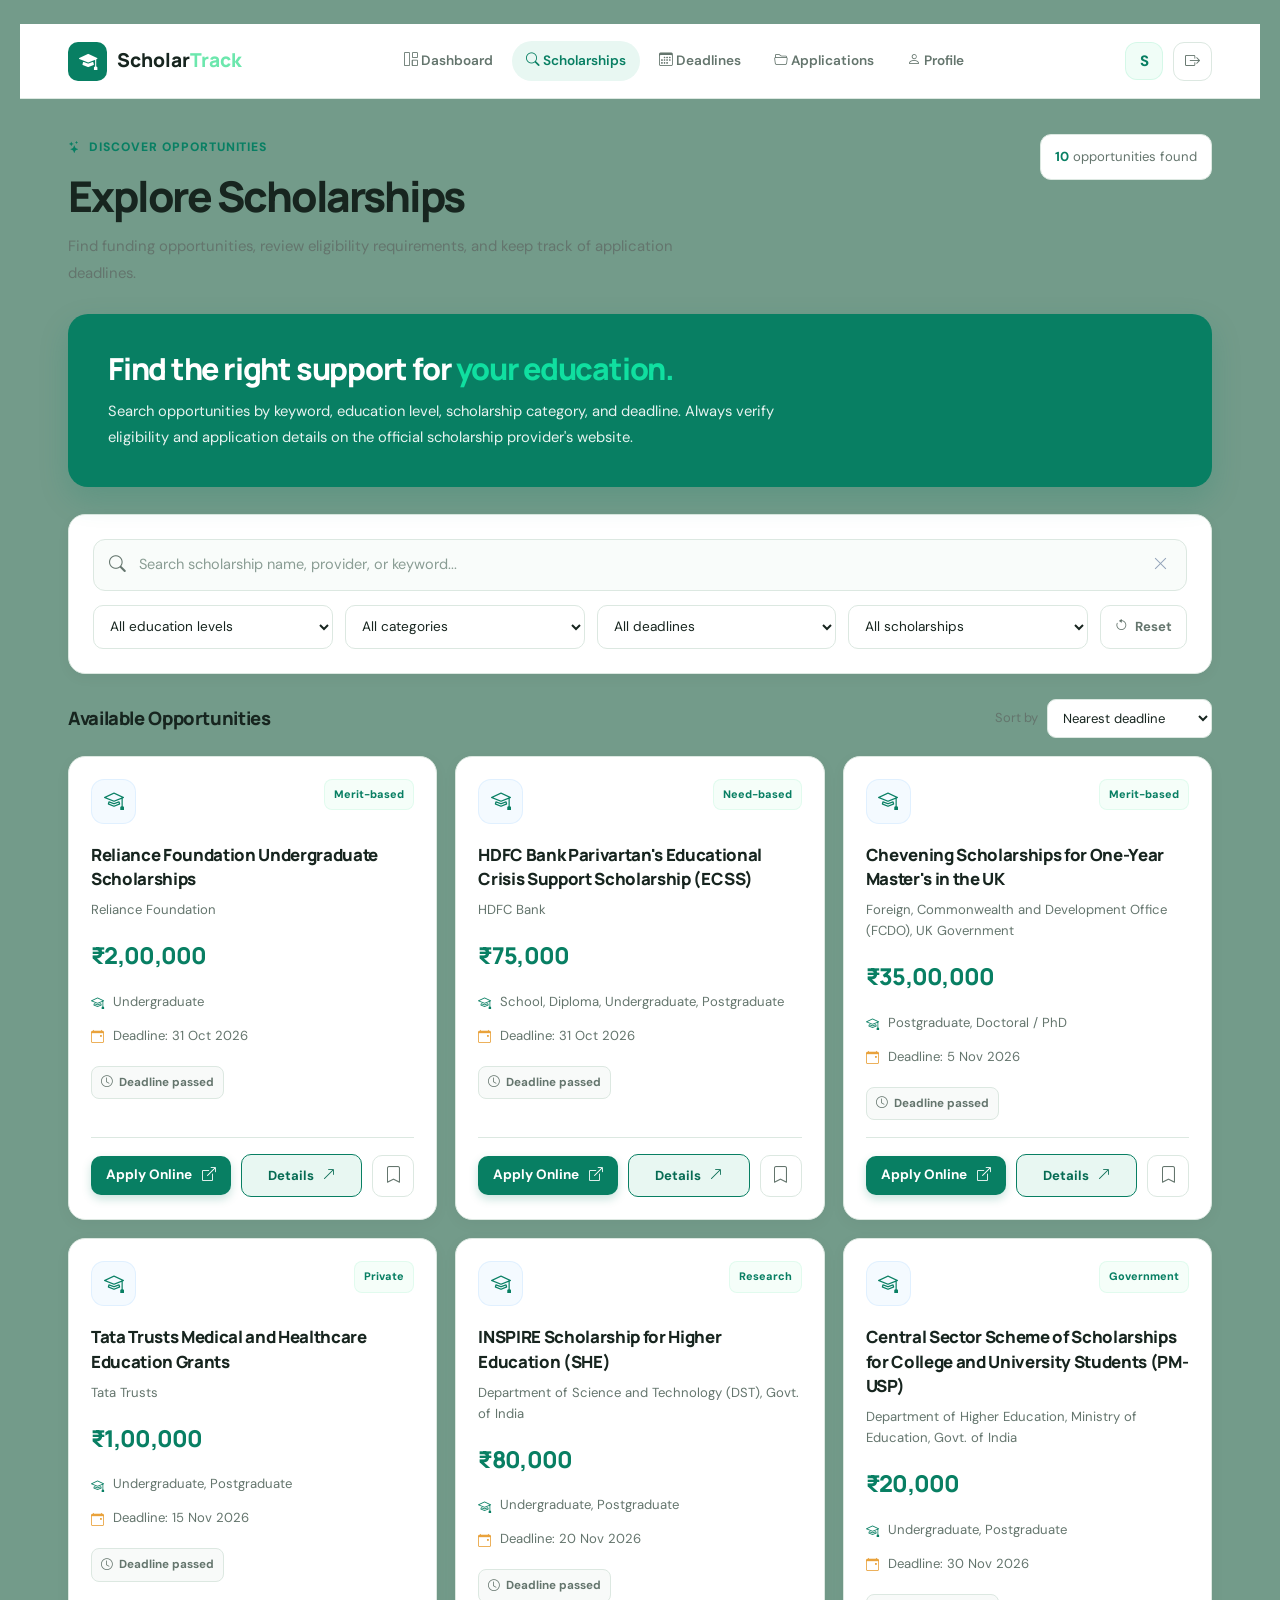
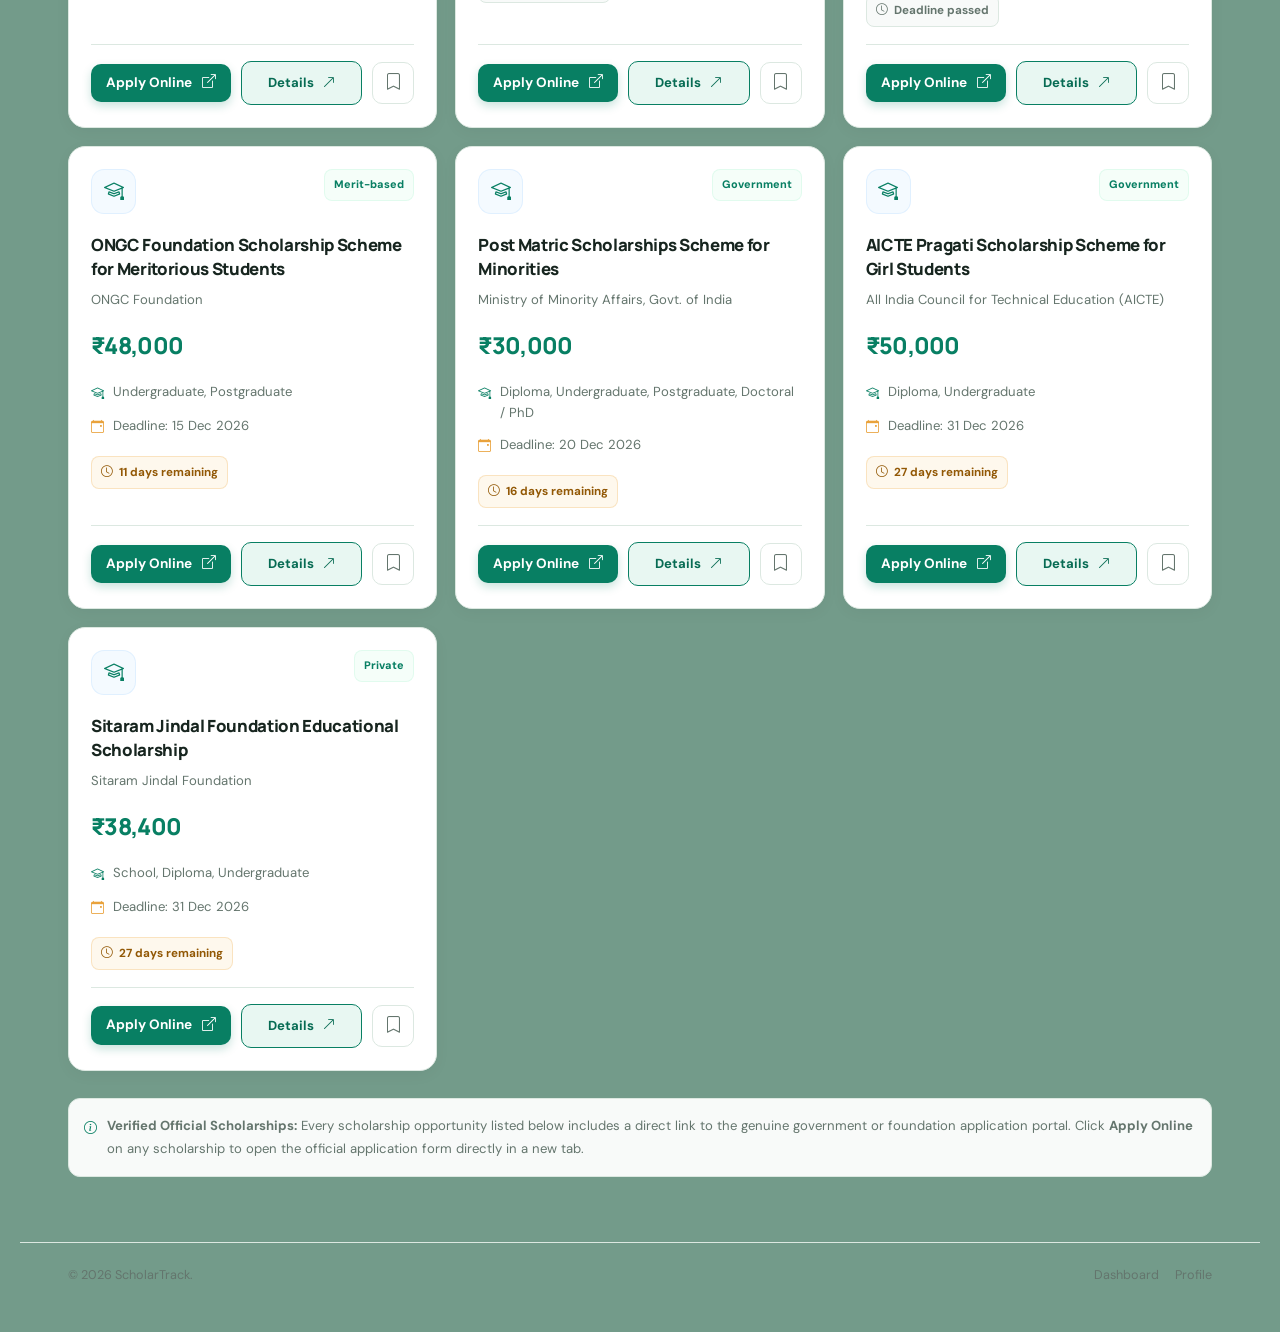
<file: frontend/scholarships.html>
<!DOCTYPE html>
<html lang="en">
<head>
    <meta charset="UTF-8">
    <meta name="viewport" content="width=device-width, initial-scale=1.0">

    <title>Explore Scholarships | ScholarTrack</title>

    <meta
        name="description"
        content="Search, filter, and explore scholarship opportunities with ScholarTrack."
    >

    <!-- Bootstrap -->
    <link
        href="https://cdn.jsdelivr.net/npm/bootstrap@5.3.3/dist/css/bootstrap.min.css"
        rel="stylesheet"
    >

    <!-- Bootstrap Icons -->
    <link
        href="https://cdn.jsdelivr.net/npm/bootstrap-icons@1.11.3/font/bootstrap-icons.min.css"
        rel="stylesheet"
    >

    <!-- Google Fonts -->
    <link
        href="https://fonts.googleapis.com/css2?family=DM+Sans:wght@400;500;600;700&family=Manrope:wght@400;500;600;700;800&display=swap"
        rel="stylesheet"
    >

    <!-- Main Stylesheet -->
    <link rel="stylesheet" href="css/style.css">

    <style>
        /* =============================================
           SCHOLARTRACK SCHOLARSHIPS PAGE
        ============================================= */

        :root {
            --page-background: #739B8A;
            --surface: #FFFFFF;
            --hero-background: #087F63;
            --primary: #10DFA0;
            --primary-hover: #066B53;
            --text-primary: #17251F;
            --text-secondary: #64756D;
            --border: #DCE8E1;
            --warning: #E9A23B;
            --danger: #D9534F;

            --sch-bg: var(--page-background);
            --sch-card: #FFFFFF;
            --sch-card-hover: #F8FAF9;
            --sch-border: #DCE8E1;
            --sch-text: #17251F;
            --sch-muted: #64756D;
            --sch-green: #087F63;
            --sch-blue: #087F63;
            --sch-yellow: #E9A23B;
            --sch-red: #D9534F;
        }

        body.scholarships-page {
            min-height: 100vh;
            margin: 0;
            background: var(--sch-bg);
            color: var(--sch-text);
            font-family: "DM Sans", sans-serif;
            padding: 24px 20px;
        }

        @media (max-width: 768px) {
            body.scholarships-page {
                padding: 0;
            }
        }

        .scholarships-page *,
        .scholarships-page *::before,
        .scholarships-page *::after {
            box-sizing: border-box;
        }

        .scholarships-page a {
            text-decoration: none;
        }

        .sch-shell {
            max-width: 1380px;
            margin: 0 auto;
            background: #FFFFFF;
            border-radius: 28px;
            box-shadow: 0 20px 50px rgba(23, 37, 31, 0.14);
            overflow: hidden;
            border: 1px solid rgba(220, 232, 225, 0.8);
            min-height: calc(100vh - 48px);
            display: flex;
            flex-direction: column;
        }

        @media (max-width: 768px) {
            .sch-shell {
                border-radius: 0;
                border: none;
            }
        }

        /* NAVIGATION */

        .sch-nav {
            position: sticky;
            top: 0;
            z-index: 1000;
            border-bottom: 1px solid var(--sch-border);
            background: #FFFFFF;
        }

        .sch-nav-inner {
            display: flex;
            min-height: 74px;
            align-items: center;
            justify-content: space-between;
            gap: 20px;
        }

        .sch-brand {
            display: inline-flex;
            flex-shrink: 0;
            align-items: center;
            gap: 10px;
            color: var(--sch-text);
            font-family: "Manrope", sans-serif;
            font-size: 1.2rem;
            font-weight: 800;
        }

        .sch-brand:hover {
            color: var(--sch-text);
        }

        .sch-brand-icon {
            display: grid;
            width: 39px;
            height: 39px;
            place-items: center;
            border-radius: 10px;
            background: var(--hero-background);
            color: #FFFFFF;
            font-size: 1.15rem;
        }

        .sch-nav-links {
            display: flex;
            align-items: center;
            gap: 5px;
        }

        .sch-nav-link {
            padding: 9px 14px;
            border-radius: 50px;
            color: var(--sch-muted);
            font-size: 0.85rem;
            font-weight: 600;
            white-space: nowrap;
            transition: all 0.2s ease;
        }

        .sch-nav-link:hover,
        .sch-nav-link.active {
            background: #E8F7F2;
            color: var(--hero-background);
        }

        .sch-nav-user {
            display: flex;
            align-items: center;
            gap: 10px;
        }

        .sch-avatar {
            display: grid;
            width: 38px;
            height: 38px;
            place-items: center;
            border: 1px solid rgba(108, 231, 173, 0.2);
            border-radius: 12px;
            background: rgba(108, 231, 173, 0.1);
            color: var(--sch-green);
            font-weight: 800;
        }

        .sch-logout {
            display: grid;
            width: 39px;
            height: 39px;
            place-items: center;
            border: 1px solid var(--sch-border);
            border-radius: 11px;
            background: #FFFFFF;
            color: var(--sch-muted);
            cursor: pointer;
            transition: all 0.2s ease;
        }

        .sch-logout:hover {
            border-color: var(--sch-green);
            color: var(--sch-green);
            background: #F8FAF9;
        }

        /* MAIN */

        .sch-main {
            max-width: 1440px;
            margin: 0 auto;
            padding: 35px 0 65px;
        }

        .sch-page-heading {
            display: flex;
            align-items: flex-start;
            justify-content: space-between;
            gap: 20px;
            margin-bottom: 27px;
        }

        .sch-eyebrow {
            display: inline-flex;
            align-items: center;
            gap: 8px;
            margin-bottom: 13px;
            color: var(--sch-green);
            font-size: 0.76rem;
            font-weight: 800;
            letter-spacing: 0.08em;
            text-transform: uppercase;
        }

        .sch-page-heading h1 {
            margin-bottom: 10px;
            font-family: "Manrope", sans-serif;
            font-size: clamp(1.9rem, 3.5vw, 2.65rem);
            font-weight: 800;
            letter-spacing: -0.05em;
        }

        .sch-page-heading p {
            max-width: 650px;
            margin: 0;
            color: var(--sch-muted);
            font-size: 0.93rem;
            line-height: 1.8;
        }

        .sch-result-count {
            flex-shrink: 0;
            padding: 11px 14px;
            border: 1px solid var(--sch-border);
            border-radius: 11px;
            background: var(--sch-card);
            color: var(--sch-muted);
            font-size: 0.82rem;
        }

        .sch-result-count strong {
            color: var(--sch-green);
        }

        /* HERO */

        .sch-hero {
            position: relative;
            overflow: hidden;
            margin-bottom: 27px;
            padding: 36px 40px;
            border-radius: 20px;
            background: var(--hero-background);
            color: #FFFFFF;
            box-shadow: 0 12px 30px rgba(8, 127, 99, 0.2);
        }

        .sch-hero h2 {
            margin-bottom: 10px;
            font-family: "Manrope", sans-serif;
            font-size: clamp(1.4rem, 2.5vw, 1.9rem);
            font-weight: 800;
            letter-spacing: -0.04em;
            color: #FFFFFF;
        }

        .sch-hero h2 span {
            color: var(--primary);
        }

        .sch-hero p {
            max-width: 680px;
            margin: 0;
            color: rgba(255, 255, 255, 0.9);
            font-size: 0.92rem;
            line-height: 1.8;
        }

        /* SEARCH */

        .sch-search-panel {
            margin-bottom: 25px;
            padding: 24px;
            border: 1.5px solid var(--sch-border);
            border-radius: 17px;
            background: var(--sch-card);
            box-shadow: 0 4px 14px rgba(23, 37, 31, 0.04);
        }

        .sch-search-box {
            position: relative;
        }

        .sch-search-icon {
            position: absolute;
            top: 50%;
            left: 16px;
            color: var(--sch-muted);
            font-size: 1.05rem;
            transform: translateY(-50%);
            pointer-events: none;
        }

        .sch-search-input {
            width: 100%;
            min-height: 51px;
            padding: 13px 45px;
            border: 1.5px solid var(--sch-border);
            border-radius: 12px;
            outline: none;
            background: #F9FCFA;
            color: var(--sch-text);
            font-size: 0.91rem;
            transition: border-color 0.2s ease, box-shadow 0.2s ease;
        }

        .sch-search-input::placeholder {
            color: #8A9D94;
        }

        .sch-search-input:focus {
            background: #FFFFFF;
            border-color: var(--hero-background);
            box-shadow: 0 0 0 3px rgba(8, 127, 99, 0.12);
        }

        .sch-clear-search {
            position: absolute;
            top: 50%;
            right: 12px;
            display: grid;
            width: 30px;
            height: 30px;
            place-items: center;
            border: 0;
            border-radius: 8px;
            background: transparent;
            color: #91a2b8;
            transform: translateY(-50%);
            cursor: pointer;
        }

        .sch-clear-search:hover {
            color: var(--sch-green);
        }

        .sch-filter-grid {
            display: grid;
            grid-template-columns: repeat(4, minmax(0, 1fr)) auto;
            gap: 12px;
            margin-top: 14px;
        }

        .sch-filter-select {
            width: 100%;
            min-height: 44px;
            padding: 10px 12px;
            border: 1.5px solid var(--sch-border);
            border-radius: 10px;
            outline: none;
            background: #FFFFFF;
            color: var(--sch-text);
            font-size: 0.85rem;
            transition: all 0.2s ease;
        }

        .sch-filter-select:focus {
            border-color: var(--hero-background);
            box-shadow: 0 0 0 3px rgba(8, 127, 99, 0.12);
        }

        .sch-reset-button {
            display: inline-flex;
            align-items: center;
            justify-content: center;
            gap: 7px;
            padding: 10px 14px;
            border: 1px solid var(--sch-border);
            border-radius: 10px;
            background: #FFFFFF;
            color: var(--sch-muted);
            font-size: 0.82rem;
            font-weight: 700;
            white-space: nowrap;
            cursor: pointer;
            transition: all 0.2s ease;
        }

        .sch-reset-button:hover {
            border-color: var(--sch-green);
            color: var(--sch-green);
            background: #F8FAF9;
        }

        /* TOOLBAR */

        .sch-toolbar {
            display: flex;
            align-items: center;
            justify-content: space-between;
            gap: 15px;
            margin-bottom: 18px;
        }

        .sch-toolbar h2 {
            margin: 0;
            font-family: "Manrope", sans-serif;
            font-size: 1.15rem;
            font-weight: 800;
        }

        .sch-sort {
            display: flex;
            align-items: center;
            gap: 9px;
            color: var(--sch-muted);
            font-size: 0.81rem;
        }

        .sch-sort select {
            min-height: 39px;
            padding: 8px 30px 8px 11px;
            border: 1.5px solid var(--sch-border);
            border-radius: 9px;
            outline: none;
            background: #FFFFFF;
            color: var(--sch-text);
            font-size: 0.82rem;
        }

        .sch-sort select:focus {
            border-color: var(--hero-background);
        }

        /* SCHOLARSHIP CARDS */

        .scholarship-grid {
            display: grid;
            grid-template-columns: repeat(3, minmax(0, 1fr));
            gap: 18px;
        }

        .scholarship-card {
            display: flex;
            min-width: 0;
            flex-direction: column;
            padding: 22px;
            border: 1px solid var(--sch-border);
            border-radius: 17px;
            background: var(--sch-card);
            box-shadow: 0 4px 16px rgba(23, 37, 31, 0.04);
            transition:
                transform 0.25s ease,
                border-color 0.25s ease,
                box-shadow 0.25s ease;
        }

        .scholarship-card:hover {
            border-color: var(--sch-green);
            box-shadow: 0 12px 30px rgba(8, 127, 99, 0.12);
            transform: translateY(-4px);
        }

        .sch-card-top {
            display: flex;
            align-items: flex-start;
            justify-content: space-between;
            gap: 12px;
            margin-bottom: 19px;
        }

        .sch-card-icon {
            display: grid;
            width: 45px;
            height: 45px;
            flex-shrink: 0;
            place-items: center;
            border: 1px solid rgba(119, 185, 255, 0.16);
            border-radius: 13px;
            background: rgba(119, 185, 255, 0.08);
            color: var(--sch-blue);
            font-size: 1.25rem;
        }

        .sch-category-badge {
            padding: 6px 9px;
            border: 1px solid rgba(108, 231, 173, 0.15);
            border-radius: 8px;
            background: rgba(108, 231, 173, 0.07);
            color: var(--sch-green);
            font-size: 0.68rem;
            font-weight: 800;
            text-align: center;
        }

        .scholarship-card h3 {
            margin-bottom: 8px;
            color: var(--sch-text);
            font-size: 1.05rem;
            font-weight: 800;
            line-height: 1.45;
        }

        .sch-provider {
            margin-bottom: 16px;
            color: var(--sch-muted);
            font-size: 0.82rem;
            line-height: 1.6;
        }

        .sch-amount {
            margin-bottom: 16px;
            color: var(--sch-green);
            font-family: "Manrope", sans-serif;
            font-size: 1.45rem;
            font-weight: 800;
            letter-spacing: -0.03em;
        }

        .sch-amount small {
            color: var(--sch-muted);
            font-family: "DM Sans", sans-serif;
            font-size: 0.73rem;
            font-weight: 500;
        }

        .sch-meta-list {
            display: grid;
            gap: 11px;
            margin-bottom: 18px;
        }

        .sch-meta-item {
            display: flex;
            align-items: flex-start;
            gap: 9px;
            color: var(--sch-muted);
            font-size: 0.82rem;
            line-height: 1.6;
        }

        .sch-meta-item i {
            margin-top: 2px;
            color: var(--sch-blue);
        }

        .sch-meta-item.deadline i {
            color: var(--sch-yellow);
        }

        .sch-deadline-badge {
            display: inline-flex;
            align-items: center;
            gap: 6px;
            width: fit-content;
            margin-bottom: 17px;
            padding: 6px 9px;
            border: 1px solid rgba(233, 162, 59, 0.25);
            border-radius: 8px;
            background: #FEF8ED;
            color: #925805;
            font-size: 0.73rem;
            font-weight: 700;
        }

        .sch-deadline-badge.urgent {
            border-color: rgba(217, 83, 79, 0.25);
            background: #FDF2F2;
            color: var(--sch-red);
        }

        .sch-deadline-badge.closed {
            border-color: var(--sch-border);
            background: #F8FAF9;
            color: var(--sch-muted);
        }

        .sch-card-footer {
            display: flex;
            align-items: center;
            gap: 10px;
            margin-top: auto;
            padding-top: 16px;
            border-top: 1px solid var(--sch-border);
        }

        .sch-view-button {
            display: inline-flex;
            flex: 1;
            align-items: center;
            justify-content: center;
            gap: 8px;
            min-height: 42px;
            padding: 10px 12px;
            border: 1px solid var(--sch-green);
            border-radius: 10px;
            background: #E8F7F2;
            color: #066B53;
            font-size: 0.82rem;
            font-weight: 700;
            transition: all 0.2s ease;
        }

        .sch-view-button:hover {
            background: var(--sch-green);
            color: #FFFFFF;
        }

        .sch-save-button {
            display: grid;
            width: 42px;
            height: 42px;
            flex-shrink: 0;
            place-items: center;
            border: 1px solid var(--sch-border);
            border-radius: 10px;
            background: #FFFFFF;
            color: var(--sch-muted);
            font-size: 1.05rem;
            cursor: pointer;
            transition: all 0.2s ease;
        }

        .sch-save-button:hover,
        .sch-save-button.saved {
            border-color: var(--sch-green);
            background: #E8F7F2;
            color: var(--sch-green);
        }

        /* SOURCE INFORMATION */

        .sch-source-note {
            display: flex;
            align-items: flex-start;
            gap: 10px;
            margin-top: 27px;
            padding: 15px;
            border: 1px solid var(--sch-border);
            border-radius: 12px;
            background: #F8FAF9;
            color: var(--sch-muted);
            font-size: 0.82rem;
            line-height: 1.8;
        }

        .sch-source-note i {
            margin-top: 3px;
            color: var(--sch-blue);
        }

        /* EMPTY STATE */

        .sch-empty-state {
            grid-column: 1 / -1;
            padding: 55px 20px;
            border: 1px dashed var(--sch-border);
            border-radius: 17px;
            background: #F8FAF9;
            text-align: center;
        }

        .sch-empty-state i {
            display: block;
            margin-bottom: 14px;
            color: var(--sch-green);
            font-size: 2.5rem;
        }

        .sch-empty-state h3 {
            margin-bottom: 9px;
            color: var(--sch-text);
            font-size: 1.1rem;
            font-weight: 800;
        }

        .sch-empty-state p {
            margin: 0;
            color: var(--sch-muted);
            font-size: 0.85rem;
            line-height: 1.7;
        }

        /* FOOTER */

        .sch-footer {
            padding: 22px 0;
            border-top: 1px solid var(--sch-border);
            color: var(--sch-muted);
            font-size: 0.79rem;
        }

        .sch-footer-inner {
            display: flex;
            align-items: center;
            justify-content: space-between;
            gap: 15px;
        }

        .sch-footer a {
            color: var(--sch-muted);
            transition: color 0.2s ease;
        }

        .sch-footer a:hover {
            color: var(--sch-green);
        }

        /* RESPONSIVE */

        @media (max-width: 1199.98px) {
            .sch-nav-inner {
                flex-wrap: wrap;
                padding-top: 12px;
                padding-bottom: 12px;
            }

            .sch-nav-links {
                order: 3;
                width: 100%;
                justify-content: center;
                flex-wrap: wrap;
            }

            .scholarship-grid {
                grid-template-columns: repeat(2, minmax(0, 1fr));
            }

            .sch-filter-grid {
                grid-template-columns: repeat(2, minmax(0, 1fr));
            }
        }

        @media (max-width: 767.98px) {
            .sch-main {
                padding-top: 25px;
            }

            .sch-page-heading {
                flex-direction: column;
            }

            .sch-result-count {
                align-self: flex-start;
            }

            .sch-nav-links {
                justify-content: flex-start;
                overflow-x: auto;
                flex-wrap: nowrap;
                padding-bottom: 4px;
            }

            .sch-nav-link {
                font-size: 0.78rem;
            }

            .sch-hero {
                padding: 24px;
            }

            .sch-search-panel {
                padding: 15px;
            }
        }

        @media (max-width: 575.98px) {
            .sch-brand {
                font-size: 1.05rem;
            }

            .sch-brand-icon {
                width: 35px;
                height: 35px;
            }

            .scholarship-grid {
                grid-template-columns: 1fr;
            }

            .sch-filter-grid {
                grid-template-columns: 1fr;
            }

            .sch-toolbar {
                align-items: flex-start;
                flex-direction: column;
            }

            .sch-toolbar h2 {
                font-size: 1.05rem;
            }

            .sch-hero {
                padding: 21px;
            }

            .sch-hero h2 {
                font-size: 1.45rem;
            }

            .sch-page-heading h1 {
                font-size: 1.9rem;
            }

            .sch-footer-inner {
                align-items: center;
                flex-direction: column;
                text-align: center;
            }
        }

        @media (prefers-reduced-motion: reduce) {
            .scholarships-page *,
            .scholarships-page *::before,
            .scholarships-page *::after {
                scroll-behavior: auto !important;
                animation-duration: 0.01ms !important;
                animation-iteration-count: 1 !important;
                transition-duration: 0.01ms !important;
            }
        }
    
        .sch-apply-btn {
            display: inline-flex;
            align-items: center;
            gap: 6px;
            padding: 8px 15px;
            border-radius: 10px;
            background: #087F63;
            color: #FFFFFF !important;
            font-size: 0.85rem;
            font-weight: 700;
            text-decoration: none;
            transition: all 0.2s ease;
            box-shadow: 0 4px 10px rgba(8, 127, 99, 0.22);
        }

        .sch-apply-btn:hover {
            background: #066B53;
            color: #FFFFFF !important;
            transform: translateY(-2px);
        }
    
    </style>
</head>

<body class="scholarships-page">

    <!-- ==========================================
         TOP NAVIGATION
    =========================================== -->

    <header class="sch-nav">
        <div class="container-fluid px-3 px-lg-4 px-xl-5">

            <div class="sch-nav-inner">

                <a href="dashboard.html" class="sch-brand">
                    <span class="sch-brand-icon">
                        <i class="bi bi-mortarboard-fill"></i>
                    </span>

                    <span>
                        Scholar<span style="color:#6ce7ad;">Track</span>
                    </span>
                </a>

                <nav class="sch-nav-links" aria-label="Main navigation">

                    <a href="dashboard.html" class="sch-nav-link">
                        <i class="bi bi-grid-1x2"></i>
                        Dashboard
                    </a>

                    <a
                        href="scholarships.html"
                        class="sch-nav-link active"
                        aria-current="page"
                    >
                        <i class="bi bi-search"></i>
                        Scholarships
                    </a>

                    <a href="dashboard.html#deadlines" class="sch-nav-link">
                        <i class="bi bi-calendar3"></i>
                        Deadlines
                    </a>

                    <a href="applications.html" class="sch-nav-link">
                        <i class="bi bi-folder2-open"></i>
                        Applications
                    </a>

                    <a href="profile.html" class="sch-nav-link">
                        <i class="bi bi-person"></i>
                        Profile
                    </a>

                </nav>

                <div class="sch-nav-user">

                    <div class="sch-avatar" id="schUserAvatar">S</div>

                    <button
                        type="button"
                        class="sch-logout"
                        id="logoutButton"
                        aria-label="Sign out"
                        title="Sign out"
                    >
                        <i class="bi bi-box-arrow-right"></i>
                    </button>

                </div>

            </div>
        </div>
    </header>


    <!-- ==========================================
         MAIN CONTENT
    =========================================== -->

    <main class="sch-main">
        <div class="container-fluid px-3 px-lg-4 px-xl-5">

            <!-- PAGE HEADING -->

            <section class="sch-page-heading">

                <div>
                    <div class="sch-eyebrow">
                        <i class="bi bi-stars"></i>
                        DISCOVER OPPORTUNITIES
                    </div>

                    <h1>Explore Scholarships</h1>

                    <p>
                        Find funding opportunities, review eligibility
                        requirements, and keep track of application deadlines.
                    </p>
                </div>

                <div class="sch-result-count">
                    <strong id="resultCount">0</strong>
                    <span> opportunities found</span>
                </div>

            </section>


            <!-- INTRO BANNER -->

            <section class="sch-hero">

                <h2>
                    Find the right support for
                    <span>your education.</span>
                </h2>

                <p>
                    Search opportunities by keyword, education level,
                    scholarship category, and deadline. Always verify
                    eligibility and application details on the official
                    scholarship provider's website.
                </p>

            </section>


            <!-- SEARCH AND FILTERS -->

            <section class="sch-search-panel">

                <form id="searchForm">

                    <div class="sch-search-box">

                        <i class="bi bi-search sch-search-icon"></i>

                        <input
                            type="search"
                            id="searchInput"
                            class="sch-search-input"
                            placeholder="Search scholarship name, provider, or keyword..."
                            aria-label="Search scholarships"
                            autocomplete="off"
                        >

                        <button
                            type="button"
                            id="clearSearch"
                            class="sch-clear-search"
                            aria-label="Clear search"
                            title="Clear search"
                        >
                            <i class="bi bi-x-lg"></i>
                        </button>

                    </div>

                    <div class="sch-filter-grid">

                        <select
                            id="educationFilter"
                            class="sch-filter-select"
                            aria-label="Filter by education level"
                        >
                            <option value="">All education levels</option>
                            <option value="school">School</option>
                            <option value="diploma">Diploma</option>
                            <option value="undergraduate">Undergraduate</option>
                            <option value="postgraduate">Postgraduate</option>
                            <option value="doctoral">Doctoral / PhD</option>
                        </select>

                        <select
                            id="categoryFilter"
                            class="sch-filter-select"
                            aria-label="Filter by category"
                        >
                            <option value="">All categories</option>
                            <option value="merit">Merit-based</option>
                            <option value="need">Need-based</option>
                            <option value="government">Government</option>
                            <option value="private">Private</option>
                            <option value="research">Research</option>
                        </select>

                        <select
                            id="deadlineFilter"
                            class="sch-filter-select"
                            aria-label="Filter by deadline"
                        >
                            <option value="">All deadlines</option>
                            <option value="7">Within 7 days</option>
                            <option value="30">Within 30 days</option>
                            <option value="open">Open opportunities</option>
                        </select>

                        <select
                            id="savedFilter"
                            class="sch-filter-select"
                            aria-label="Filter saved scholarships"
                        >
                            <option value="all">All scholarships</option>
                            <option value="saved">Saved only</option>
                        </select>

                        <button
                            type="button"
                            id="resetFilters"
                            class="sch-reset-button"
                        >
                            <i class="bi bi-arrow-counterclockwise"></i>
                            Reset
                        </button>

                    </div>

                </form>

            </section>


            <!-- RESULTS TOOLBAR -->

            <section class="sch-toolbar">

                <h2 id="resultsHeading">Available Opportunities</h2>

                <div class="sch-sort">

                    <label for="sortSelect">Sort by</label>

                    <select id="sortSelect">
                        <option value="deadline">Nearest deadline</option>
                        <option value="name">Name A–Z</option>
                        <option value="amount">Funding amount</option>
                    </select>

                </div>

            </section>


            <!-- SCHOLARSHIP RESULTS -->

            <section
                class="scholarship-grid"
                id="scholarshipGrid"
                aria-live="polite"
                aria-busy="false"
            >

                <div class="sch-empty-state">
                    <i class="bi bi-search"></i>

                    <h3>Loading opportunities</h3>

                    <p>
                        Preparing scholarship listings...
                    </p>
                </div>

            </section>


            <!-- SOURCE DISCLAIMER -->

            <aside class="sch-source-note">

                <i class="bi bi-info-circle"></i>

                <div>
                    <strong>Verified Official Scholarships:</strong>
                    Every scholarship opportunity listed below includes a direct link to the genuine government or foundation application portal.
                    Click <strong>Apply Online</strong> on any scholarship to open the official application form directly in a new tab.
                </div>

            </aside>

        </div>
    </main>


    <!-- FOOTER -->

    <footer class="sch-footer">
        <div class="container-fluid px-3 px-lg-4 px-xl-5">

            <div class="sch-footer-inner">

                <span>
                    © <span id="currentYear"></span> ScholarTrack.
                </span>

                <div class="d-flex align-items-center gap-3">
                    <a href="dashboard.html">Dashboard</a>
                    <a href="profile.html">Profile</a>
                </div>

            </div>

        </div>
    </footer>


    <!-- ==========================================
         PAGE JAVASCRIPT
    =========================================== -->

    <script>
    (() => {
        "use strict";

        /*
         * DEMO MODE
         *
         * These entries are demonstration records only.
         * They are not verified scholarship announcements.
         *
         * Replace this data with the Flask API response
         * when the backend is ready.
         */

        let DEMO_SCHOLARSHIPS = [
            {
                        "id": "1",
                        "externalId": "NSP-CSSS-01",
                        "legacyIds": [
                                    "demo-sch-001",
                                    "demo-1"
                        ],
                        "title": "Central Sector Scheme of Scholarships for College and University Students (PM-USP)",
                        "provider": "Department of Higher Education, Ministry of Education, Govt. of India",
                        "category": "government",
                        "educationLevel": "Undergraduate",
                        "educationLevels": [
                                    "undergraduate",
                                    "postgraduate"
                        ],
                        "amount": 20000,
                        "deadline": "2026-11-30",
                        "region": "All India",
                        "target": "Meritorious students in top 20th percentile in Class 12 pursuing regular degree courses.",
                        "description": "Financial assistance by the Central Government for meritorious students from low-income families to meet day-to-day expenses while pursuing regular degree courses.",
                        "eligibility": [
                                    "Above 80th percentile in relevant stream in Class 12 board exam.",
                                    "Enrolled in regular degree courses recognized by AICTE/UGC/MCI.",
                                    "Gross family income should not exceed Rs. 4,50,000 per annum.",
                                    "Not receiving any other Central or State government scholarship."
                        ],
                        "documents": [
                                    "Class 12 Marksheet",
                                    "Income Certificate (< 4.5 Lakh)",
                                    "Aadhaar Card",
                                    "College Bonafide Certificate / Enrolment ID",
                                    "Bank Passbook (Aadhaar Seeded)"
                        ],
                        "officialUrl": "https://scholarships.gov.in/",
                        "applicationUrl": "https://scholarships.gov.in/",
                        "sourceName": "National Scholarship Portal (NSP) - Govt. of India",
                        "sourceUrl": "https://scholarships.gov.in/",
                        "lastChecked": "2026-10-21",
                        "verified": true
            },
            {
                        "id": "2",
                        "externalId": "REL-UG-2026",
                        "legacyIds": [
                                    "demo-sch-002",
                                    "demo-2"
                        ],
                        "title": "Reliance Foundation Undergraduate Scholarships",
                        "provider": "Reliance Foundation",
                        "category": "merit",
                        "educationLevel": "Undergraduate",
                        "educationLevels": [
                                    "undergraduate"
                        ],
                        "amount": 200000,
                        "deadline": "2026-10-31",
                        "region": "All India",
                        "target": "First-year regular undergraduate students across all disciplines in India.",
                        "description": "Prestigious scholarship supporting meritorious first-year undergraduate students across all fields of study in India, with up to Rs. 2 Lakh grant over degree duration.",
                        "eligibility": [
                                    "First-year full-time undergraduate students with minimum 60% in Class 12.",
                                    "Household income up to Rs. 15 Lakh (preference for under Rs. 2.5 Lakh).",
                                    "Must undertake the online Reliance Foundation Aptitude Test.",
                                    "Open to all branches: Engineering, Sciences, Commerce, Arts, Law, Medicine."
                        ],
                        "documents": [
                                    "Class 10 & 12 Marksheets",
                                    "College Admission Proof / ID Card",
                                    "Household Income Proof / ITR",
                                    "Aadhaar Card"
                        ],
                        "officialUrl": "https://www.scholarships.reliancefoundation.org/UG_Scholarship.aspx",
                        "applicationUrl": "https://www.scholarships.reliancefoundation.org/UG_Scholarship.aspx",
                        "sourceName": "Reliance Foundation Scholarships Portal",
                        "sourceUrl": "https://www.scholarships.reliancefoundation.org/",
                        "lastChecked": "2026-10-21",
                        "verified": true
            },
            {
                        "id": "3",
                        "externalId": "TATA-MED-01",
                        "legacyIds": [
                                    "demo-sch-003",
                                    "demo-3"
                        ],
                        "title": "Tata Trusts Medical and Healthcare Education Grants",
                        "provider": "Tata Trusts",
                        "category": "private",
                        "educationLevel": "Undergraduate",
                        "educationLevels": [
                                    "undergraduate",
                                    "postgraduate"
                        ],
                        "amount": 100000,
                        "deadline": "2026-11-15",
                        "region": "All India",
                        "target": "Meritorious students enrolled in MBBS, BDS, Nursing, and allied medical degrees.",
                        "description": "Tuition fee grants for meritorious students enrolled in recognized medical and healthcare undergraduate or postgraduate programmes in India.",
                        "eligibility": [
                                    "Enrolled in MBBS, BDS, B.Pharm, B.Sc Nursing, MD, MS degrees.",
                                    "Undergraduate medical students from 2nd year onwards with strong academic standing.",
                                    "Family income under Rs. 6,00,000 per annum."
                        ],
                        "documents": [
                                    "College Fee Receipt",
                                    "Annual Academic Marksheet",
                                    "Family Income Proof",
                                    "Aadhaar Card / ID Proof"
                        ],
                        "officialUrl": "https://www.tatatrusts.org/our-work/individual-grants-programme/education-grants",
                        "applicationUrl": "https://www.tatatrusts.org/our-work/individual-grants-programme/education-grants",
                        "sourceName": "Tata Trusts Education Grants Portal",
                        "sourceUrl": "https://www.tatatrusts.org/our-work/individual-grants-programme/education-grants",
                        "lastChecked": "2026-10-21",
                        "verified": true
            },
            {
                        "id": "4",
                        "externalId": "AICTE-PRAGATI-01",
                        "legacyIds": [
                                    "demo-sch-004",
                                    "demo-4"
                        ],
                        "title": "AICTE Pragati Scholarship Scheme for Girl Students",
                        "provider": "All India Council for Technical Education (AICTE)",
                        "category": "government",
                        "educationLevel": "Undergraduate",
                        "educationLevels": [
                                    "diploma",
                                    "undergraduate"
                        ],
                        "amount": 50000,
                        "deadline": "2026-12-31",
                        "region": "All India",
                        "target": "Female students pursuing technical degree or diploma education in AICTE-approved colleges.",
                        "description": "Government scholarship empowering young women pursuing technical education with Rs. 50,000 per year towards tuition and college expenses.",
                        "eligibility": [
                                    "Female students admitted to 1st year degree or 2nd year lateral entry in AICTE-approved colleges.",
                                    "Maximum 2 girls per family eligible.",
                                    "Family income should not exceed Rs. 8,00,000 per annum."
                        ],
                        "documents": [
                                    "Admission Proof via Centralized Counselling",
                                    "Tuition Fee Receipt",
                                    "Family Income Certificate",
                                    "Aadhaar Card"
                        ],
                        "officialUrl": "https://scholarships.gov.in/",
                        "applicationUrl": "https://scholarships.gov.in/",
                        "sourceName": "AICTE India & National Scholarship Portal",
                        "sourceUrl": "https://www.aicte-india.org/schemes/students-development-schemes",
                        "lastChecked": "2026-10-21",
                        "verified": true
            },
            {
                        "id": "5",
                        "externalId": "DST-INSPIRE-SHE",
                        "legacyIds": [
                                    "demo-sch-005",
                                    "demo-5"
                        ],
                        "title": "INSPIRE Scholarship for Higher Education (SHE)",
                        "provider": "Department of Science and Technology (DST), Govt. of India",
                        "category": "research",
                        "educationLevel": "Undergraduate",
                        "educationLevels": [
                                    "undergraduate",
                                    "postgraduate"
                        ],
                        "amount": 80000,
                        "deadline": "2026-11-20",
                        "region": "All India",
                        "target": "Top 1% rankers in Class 12 board examinations pursuing Natural and Basic Sciences.",
                        "description": "Prestigious fellowship granting Rs. 80,000 per year for students enrolled in B.Sc., B.S., and Int. M.Sc. in Natural Sciences to foster research talent.",
                        "eligibility": [
                                    "Top 1% rank in Class 12 board exams or top 10,000 in JEE/NEET.",
                                    "Enrolled in Basic Science courses (Physics, Chemistry, Maths, Biology, Geology).",
                                    "Commitment to continue scientific research education."
                        ],
                        "documents": [
                                    "Class 12 Marksheet & Endorsement Certificate",
                                    "College Bonafide Certificate",
                                    "SBI Bank Account Passbook",
                                    "Aadhaar Card"
                        ],
                        "officialUrl": "https://online-inspire.gov.in/",
                        "applicationUrl": "https://online-inspire.gov.in/",
                        "sourceName": "Department of Science and Technology (DST) Portal",
                        "sourceUrl": "https://online-inspire.gov.in/",
                        "lastChecked": "2026-10-21",
                        "verified": true
            },
            {
                        "id": "6",
                        "externalId": "HDFC-ECSS-2026",
                        "legacyIds": [
                                    "demo-sch-006",
                                    "demo-6"
                        ],
                        "title": "HDFC Bank Parivartan's Educational Crisis Support Scholarship (ECSS)",
                        "provider": "HDFC Bank",
                        "category": "need",
                        "educationLevel": "Undergraduate",
                        "educationLevels": [
                                    "school",
                                    "diploma",
                                    "undergraduate",
                                    "postgraduate"
                        ],
                        "amount": 75000,
                        "deadline": "2026-10-31",
                        "region": "All India",
                        "target": "Students facing personal, medical, or economic crisis to ensure they do not drop out.",
                        "description": "Need-cum-merit scholarship for school, college, and diploma students facing unforeseen crisis, providing up to Rs. 75,000 to cover fees and books.",
                        "eligibility": [
                                    "Students facing family or financial hardship.",
                                    "Minimum 55% marks in previous qualifying exam.",
                                    "Family income under Rs. 2,50,000 per annum."
                        ],
                        "documents": [
                                    "Previous Year Marksheet",
                                    "Income Certificate / BPL Card",
                                    "Admission Letter / College ID Card",
                                    "Proof of Crisis (if any)"
                        ],
                        "officialUrl": "https://www.buddy4study.com/page/hdfc-bank-parivartans-ecss-programme",
                        "applicationUrl": "https://www.buddy4study.com/page/hdfc-bank-parivartans-ecss-programme",
                        "sourceName": "HDFC Bank Parivartan ECSS Portal",
                        "sourceUrl": "https://www.buddy4study.com/page/hdfc-bank-parivartans-ecss-programme",
                        "lastChecked": "2026-10-21",
                        "verified": true
            },
            {
                        "id": "7",
                        "externalId": "ONGC-SCH-2026",
                        "legacyIds": [
                                    "demo-sch-007",
                                    "demo-7"
                        ],
                        "title": "ONGC Foundation Scholarship Scheme for Meritorious Students",
                        "provider": "ONGC Foundation",
                        "category": "merit",
                        "educationLevel": "Undergraduate",
                        "educationLevels": [
                                    "undergraduate",
                                    "postgraduate"
                        ],
                        "amount": 48000,
                        "deadline": "2026-12-15",
                        "region": "All India",
                        "target": "Meritorious students pursuing Engineering, MBBS, MBA, or Master's in Geosciences.",
                        "description": "Exclusive scholarship supporting meritorious students pursuing Engineering, MBBS, MBA, and Geology with Rs. 48,000 annually.",
                        "eligibility": [
                                    "First year full-time regular students in B.Tech, MBBS, MBA, or M.Sc Geology.",
                                    "Minimum 60% in Class 12 or graduation.",
                                    "Family income under Rs. 2,00,000 per annum."
                        ],
                        "documents": [
                                    "Caste Certificate (if applicable)",
                                    "Income Certificate",
                                    "Class 10 & 12 Marksheets",
                                    "College Fee Receipt",
                                    "Bank Passbook"
                        ],
                        "officialUrl": "https://ongcscholar.org/",
                        "applicationUrl": "https://ongcscholar.org/",
                        "sourceName": "ONGC Foundation Scholar Portal",
                        "sourceUrl": "https://ongcscholar.org/",
                        "lastChecked": "2026-10-21",
                        "verified": true
            },
            {
                        "id": "8",
                        "externalId": "SJF-ANNUAL-01",
                        "legacyIds": [
                                    "demo-sch-008",
                                    "demo-8"
                        ],
                        "title": "Sitaram Jindal Foundation Educational Scholarship",
                        "provider": "Sitaram Jindal Foundation",
                        "category": "private",
                        "educationLevel": "Diploma",
                        "educationLevels": [
                                    "school",
                                    "diploma",
                                    "undergraduate"
                        ],
                        "amount": 38400,
                        "deadline": "2026-12-31",
                        "region": "All India",
                        "target": "Students pursuing Diploma, ITI, Polytechnic, and Undergraduate degrees.",
                        "description": "Scholarships for underprivileged and meritorious students pursuing higher secondary, diploma, ITI, undergraduate, and postgraduate courses.",
                        "eligibility": [
                                    "Enrolled in recognized schools, polytechnics, or colleges.",
                                    "Minimum marks: Boys >= 65%, Girls >= 60%.",
                                    "Family income under Rs. 4,00,000 per annum."
                        ],
                        "documents": [
                                    "Marksheet of Last Exam",
                                    "Income Certificate",
                                    "Fee Receipt",
                                    "Bonafide Certificate"
                        ],
                        "officialUrl": "https://www.sitaramjindalfoundation.org/scholarships.php",
                        "applicationUrl": "https://www.sitaramjindalfoundation.org/scholarships.php",
                        "sourceName": "Sitaram Jindal Foundation Official Portal",
                        "sourceUrl": "https://www.sitaramjindalfoundation.org/scholarships.php",
                        "lastChecked": "2026-10-21",
                        "verified": true
            },
            {
                        "id": "9",
                        "externalId": "NSP-MIN-POSTMATRIC",
                        "legacyIds": [
                                    "demo-sch-009",
                                    "demo-9"
                        ],
                        "title": "Post Matric Scholarships Scheme for Minorities",
                        "provider": "Ministry of Minority Affairs, Govt. of India",
                        "category": "government",
                        "educationLevel": "Postgraduate",
                        "educationLevels": [
                                    "diploma",
                                    "undergraduate",
                                    "postgraduate",
                                    "doctoral"
                        ],
                        "amount": 30000,
                        "deadline": "2026-12-20",
                        "region": "All India",
                        "target": "Students from notified minority communities pursuing higher secondary to doctoral studies.",
                        "description": "Scholarship awarded to meritorious students from minority communities for higher education expenses.",
                        "eligibility": [
                                    "Students from notified minority communities (Muslim, Christian, Sikh, Buddhist, Jain, Parsi).",
                                    "Minimum 50% marks in the previous final examination.",
                                    "Family income should not exceed Rs. 2,00,000 per annum."
                        ],
                        "documents": [
                                    "Self-Declaration of Minority Community",
                                    "Previous Exam Marksheet",
                                    "Income Certificate",
                                    "Aadhaar Card",
                                    "Bank Account Details"
                        ],
                        "officialUrl": "https://scholarships.gov.in/",
                        "applicationUrl": "https://scholarships.gov.in/",
                        "sourceName": "National Scholarship Portal (NSP)",
                        "sourceUrl": "https://scholarships.gov.in/",
                        "lastChecked": "2026-10-21",
                        "verified": true
            },
            {
                        "id": "10",
                        "externalId": "CHEV-UK-2026",
                        "legacyIds": [
                                    "demo-sch-010",
                                    "demo-10"
                        ],
                        "title": "Chevening Scholarships for One-Year Master's in the UK",
                        "provider": "Foreign, Commonwealth and Development Office (FCDO), UK Government",
                        "category": "merit",
                        "educationLevel": "Postgraduate",
                        "educationLevels": [
                                    "postgraduate",
                                    "doctoral"
                        ],
                        "amount": 3500000,
                        "deadline": "2026-11-05",
                        "region": "All India",
                        "target": "Outstanding Indian graduates with leadership qualities pursuing a UK Master's.",
                        "description": "Fully-funded UK Government scholarship covering tuition fees, monthly living expenses, return flights, and grant allowances for a 1-year Master's degree in the UK.",
                        "eligibility": [
                                    "Undergraduate degree qualifying for entry to a UK Master's course.",
                                    "Minimum 2 years of work experience.",
                                    "Commitment to return to India after course completion."
                        ],
                        "documents": [
                                    "University Transcripts & Degree Certificate",
                                    "Two Reference Letters",
                                    "Three Unconditional UK University Offers",
                                    "Valid Indian Passport"
                        ],
                        "officialUrl": "https://www.chevening.org/scholarship/india/",
                        "applicationUrl": "https://www.chevening.org/scholarship/india/",
                        "sourceName": "Chevening UK Government Scholarships Portal",
                        "sourceUrl": "https://www.chevening.org/scholarship/india/",
                        "lastChecked": "2026-10-21",
                        "verified": true
            }
];


        // =================================================
        // ELEMENTS
        // =================================================

        const searchInput = document.getElementById("searchInput");
        const clearSearch = document.getElementById("clearSearch");

        const educationFilter = document.getElementById("educationFilter");
        const categoryFilter = document.getElementById("categoryFilter");
        const deadlineFilter = document.getElementById("deadlineFilter");
        const savedFilter = document.getElementById("savedFilter");

        const sortSelect = document.getElementById("sortSelect");
        const resetFilters = document.getElementById("resetFilters");

        const scholarshipGrid = document.getElementById("scholarshipGrid");

        const resultCount = document.getElementById("resultCount");
        const resultsHeading = document.getElementById("resultsHeading");


        // =================================================
        // SAVED SCHOLARSHIPS
        // =================================================

        /*
         * localStorage is used only for non-sensitive demo
         * bookmark IDs. Real saved scholarships should be
         * associated with the authenticated user in MySQL.
         */

        const SAVED_KEY = "scholartrack_demo_saved";

        function getSavedIds() {
            try {
                const value = JSON.parse(
                    localStorage.getItem(SAVED_KEY) || "[]"
                );

                return Array.isArray(value)
                    ? value.filter(id => typeof id === "string")
                    : [];

            } catch {
                return [];
            }
        }

        function saveSavedIds(ids) {
            try {
                localStorage.setItem(
                    SAVED_KEY,
                    JSON.stringify(ids)
                );

                return true;

            } catch {
                return false;
            }
        }


        // =================================================
        // HELPERS
        // =================================================

        function createElement(tag, className, text) {
            const element = document.createElement(tag);

            if (className) {
                element.className = className;
            }

            if (text !== undefined && text !== null) {
                element.textContent = String(text);
            }

            return element;
        }


        function createIcon(className) {
            const icon = document.createElement("i");

            icon.className = className;
            icon.setAttribute("aria-hidden", "true");

            return icon;
        }


        function normalize(value) {
            return String(value || "")
                .trim()
                .toLowerCase();
        }


        function formatAmount(amount) {
            if (
                typeof amount !== "number" ||
                !Number.isFinite(amount) ||
                amount < 0
            ) {
                return "See official details";
            }

            return new Intl.NumberFormat("en-IN", {
                style: "currency",
                currency: "INR",
                maximumFractionDigits: 0
            }).format(amount);
        }


        function formatDate(dateString) {
            if (!dateString) {
                return "Deadline not confirmed";
            }

            const date = new Date(dateString + "T12:00:00");

            if (Number.isNaN(date.getTime())) {
                return "Deadline not confirmed";
            }

            return new Intl.DateTimeFormat("en-IN", {
                day: "numeric",
                month: "short",
                year: "numeric"
            }).format(date);
        }


        function daysRemaining(dateString) {
            if (!dateString) {
                return null;
            }

            const now = new Date();

            const today = new Date(
                now.getFullYear(),
                now.getMonth(),
                now.getDate()
            );

            const deadline = new Date(dateString + "T00:00:00");

            if (Number.isNaN(deadline.getTime())) {
                return null;
            }

            return Math.ceil(
                (deadline.getTime() - today.getTime()) /
                (1000 * 60 * 60 * 24)
            );
        }


        function getCategoryLabel(category) {
            const labels = {
                merit: "Merit-based",
                need: "Need-based",
                government: "Government",
                private: "Private",
                research: "Research"
            };

            return labels[category] || "Other";
        }


        function getEducationLabel(levels) {
            const labels = {
                school: "School",
                diploma: "Diploma",
                undergraduate: "Undergraduate",
                postgraduate: "Postgraduate",
                doctoral: "Doctoral / PhD"
            };

            if (!Array.isArray(levels) || levels.length === 0) {
                return "Eligibility not confirmed";
            }

            return levels.map(level => labels[level] || level).join(", ");
        }


        // =================================================
        // FILTERING
        // =================================================

        function filterScholarships() {
            const query = normalize(searchInput.value);

            const education = educationFilter.value;
            const category = categoryFilter.value;
            const deadline = deadlineFilter.value;
            const savedOnly = savedFilter.value === "saved";

            const savedIds = getSavedIds();

            return DEMO_SCHOLARSHIPS.filter(item => {
                const searchableText = normalize([
                    item.title,
                    item.provider,
                    item.description,
                    getCategoryLabel(item.category)
                ].join(" "));

                if (query && !searchableText.includes(query)) {
                    return false;
                }

                if (
                    education &&
                    !item.educationLevels.includes(education)
                ) {
                    return false;
                }

                if (category && item.category !== category) {
                    return false;
                }

                if (savedOnly && !savedIds.includes(item.id)) {
                    return false;
                }

                const remaining = daysRemaining(item.deadline);

                if (deadline === "7") {
                    if (
                        remaining === null ||
                        remaining < 0 ||
                        remaining > 7
                    ) {
                        return false;
                    }
                }

                if (deadline === "30") {
                    if (
                        remaining === null ||
                        remaining < 0 ||
                        remaining > 30
                    ) {
                        return false;
                    }
                }

                if (deadline === "open") {
                    if (remaining === null || remaining < 0) {
                        return false;
                    }
                }

                return true;
            });
        }


        // =================================================
        // SORTING
        // =================================================

        function sortScholarships(items) {
            const sorted = [...items];

            switch (sortSelect.value) {
                case "name":
                    sorted.sort((a, b) =>
                        a.title.localeCompare(b.title)
                    );
                    break;

                case "amount":
                    sorted.sort((a, b) =>
                        (Number(b.amount) || 0) -
                        (Number(a.amount) || 0)
                    );
                    break;

                case "deadline":
                default:
                    sorted.sort((a, b) => {
                        const dateA = a.deadline
                            ? new Date(a.deadline).getTime()
                            : Infinity;

                        const dateB = b.deadline
                            ? new Date(b.deadline).getTime()
                            : Infinity;

                        return dateA - dateB;
                    });
            }

            return sorted;
        }


        // =================================================
        // CARD RENDERING
        // =================================================

        function createScholarshipCard(item) {
            const card = createElement(
                "article",
                "scholarship-card"
            );

            const top = createElement(
                "div",
                "sch-card-top"
            );

            const iconBox = createElement(
                "div",
                "sch-card-icon"
            );

            iconBox.appendChild(
                createIcon("bi bi-mortarboard")
            );

            top.appendChild(iconBox);

            top.appendChild(
                createElement(
                    "span",
                    "sch-category-badge",
                    getCategoryLabel(item.category)
                )
            );

            card.appendChild(top);

            card.appendChild(
                createElement("h3", "", item.title)
            );

            card.appendChild(
                createElement(
                    "p",
                    "sch-provider",
                    item.provider || "Provider details unavailable"
                )
            );

            const amount = createElement(
                "div",
                "sch-amount"
            );

            amount.textContent = formatAmount(item.amount);

            card.appendChild(amount);

            const metaList = createElement(
                "div",
                "sch-meta-list"
            );

            const educationItem = createElement(
                "div",
                "sch-meta-item"
            );

            educationItem.appendChild(
                createIcon("bi bi-mortarboard")
            );

            educationItem.appendChild(
                document.createTextNode(
                    getEducationLabel(item.educationLevels)
                )
            );

            metaList.appendChild(educationItem);

            const deadlineItem = createElement(
                "div",
                "sch-meta-item deadline"
            );

            deadlineItem.appendChild(
                createIcon("bi bi-calendar-event")
            );

            deadlineItem.appendChild(
                document.createTextNode(
                    "Deadline: " + formatDate(item.deadline)
                )
            );

            metaList.appendChild(deadlineItem);

            card.appendChild(metaList);

            const remaining = daysRemaining(item.deadline);

            let deadlineText = "Deadline not confirmed";
            let badgeClass = "sch-deadline-badge";

            if (remaining === null) {
                deadlineText = "Deadline not confirmed";
                badgeClass += " closed";

            } else if (remaining < 0) {
                deadlineText = "Deadline passed";
                badgeClass += " closed";

            } else if (remaining === 0) {
                deadlineText = "Due today";
                badgeClass += " urgent";

            } else if (remaining <= 7) {
                deadlineText =
                    remaining + (remaining === 1 ? " day remaining" : " days remaining");

                badgeClass += " urgent";

            } else {
                deadlineText = remaining + " days remaining";
            }

            const badge = createElement(
                "div",
                badgeClass
            );

            badge.appendChild(
                createIcon("bi bi-clock")
            );

            badge.appendChild(
                document.createTextNode(deadlineText)
            );

            card.appendChild(badge);

            const footer = createElement(
                "div",
                "sch-card-footer"
            );

            // Direct Official Application Form Link
            const applyButton = createElement(
                "a",
                "sch-apply-btn",
                "Apply Online"
            );
            applyButton.href = item.officialUrl || "https://scholarships.gov.in/";
            applyButton.target = "_blank";
            applyButton.rel = "noopener noreferrer";
            applyButton.title = "Apply directly on official portal";
            applyButton.appendChild(
                createIcon("bi bi-box-arrow-up-right ms-1")
            );
            footer.appendChild(applyButton);

            const viewButton = createElement(
                "a",
                "sch-view-button",
                "Details"
            );

            viewButton.href =
                "scholarship-details.html?id=" +
                encodeURIComponent(item.id);

            viewButton.appendChild(
                createIcon("bi bi-arrow-up-right")
            );

            footer.appendChild(viewButton);

            const saveButton = createElement(
                "button",
                "sch-save-button"
            );

            saveButton.type = "button";

            const savedIds = getSavedIds();
            const isSaved = savedIds.includes(item.id);

            saveButton.classList.toggle("saved", isSaved);

            saveButton.setAttribute(
                "aria-label",
                isSaved
                    ? "Remove saved scholarship"
                    : "Save scholarship"
            );

            saveButton.title = isSaved
                ? "Remove saved scholarship"
                : "Save scholarship";

            saveButton.appendChild(
                createIcon(
                    isSaved
                        ? "bi bi-bookmark-fill"
                        : "bi bi-bookmark"
                )
            );

            saveButton.addEventListener("click", () => {
                const currentIds = getSavedIds();

                const alreadySaved = currentIds.includes(item.id);

                const updatedIds = alreadySaved
                    ? currentIds.filter(id => id !== item.id)
                    : [...currentIds, item.id];

                if (!saveSavedIds(updatedIds)) {
                    window.alert(
                        "Unable to save this item in the browser. Check your browser storage settings."
                    );

                    return;
                }

                renderScholarships();
            });

            footer.appendChild(saveButton);

            card.appendChild(footer);

            return card;
        }


        // =================================================
        // EMPTY STATE
        // =================================================

        function renderEmptyState() {
            scholarshipGrid.replaceChildren();

            const state = createElement(
                "div",
                "sch-empty-state"
            );

            state.appendChild(
                createIcon("bi bi-search")
            );

            state.appendChild(
                createElement(
                    "h3",
                    "",
                    "No scholarships found"
                )
            );

            state.appendChild(
                createElement(
                    "p",
                    "",
                    "Try changing your search term or filters to discover more opportunities."
                )
            );

            scholarshipGrid.appendChild(state);
        }


        // =================================================
        // MAIN RENDER
        // =================================================

        function renderScholarships() {
            scholarshipGrid.setAttribute("aria-busy", "true");

            const filtered = filterScholarships();
            const sorted = sortScholarships(filtered);

            resultCount.textContent = sorted.length;

            resultsHeading.textContent =
                sorted.length === 1
                    ? "1 Opportunity"
                    : "Available Opportunities";

            scholarshipGrid.replaceChildren();

            if (sorted.length === 0) {
                renderEmptyState();

                scholarshipGrid.setAttribute("aria-busy", "false");

                return;
            }

            sorted.forEach(item => {
                scholarshipGrid.appendChild(
                    createScholarshipCard(item)
                );
            });

            scholarshipGrid.setAttribute("aria-busy", "false");
        }


        // =================================================
        // RESET FILTERS
        // =================================================

        function resetAllFilters() {
            searchInput.value = "";
            educationFilter.value = "";
            categoryFilter.value = "";
            deadlineFilter.value = "";
            savedFilter.value = "all";
            sortSelect.value = "deadline";

            renderScholarships();
        }


        // =================================================
        // EVENT LISTENERS
        // =================================================

        searchInput.addEventListener(
            "input",
            renderScholarships
        );

        educationFilter.addEventListener(
            "change",
            renderScholarships
        );

        categoryFilter.addEventListener(
            "change",
            renderScholarships
        );

        deadlineFilter.addEventListener(
            "change",
            renderScholarships
        );

        savedFilter.addEventListener(
            "change",
            renderScholarships
        );

        sortSelect.addEventListener(
            "change",
            renderScholarships
        );

        clearSearch.addEventListener("click", () => {
            searchInput.value = "";
            searchInput.focus();

            renderScholarships();
        });

        resetFilters.addEventListener(
            "click",
            resetAllFilters
        );


        // =================================================
        // LOGOUT
        // =================================================

        document.getElementById("logoutButton").addEventListener(
            "click",
            async () => {
                const confirmed = window.confirm(
                    "Are you sure you want to sign out?"
                );

                if (!confirmed) return;

                try {
                    const response = await fetch(
                        "http://127.0.0.1:5000/api/auth/logout",
                        {
                            method: "POST",
                            credentials: "include",
                            headers: {
                                "Content-Type": "application/json"
                            }
                        }
                    );

                    if (!response.ok) {
                        window.alert(
                            "The server could not confirm logout. Please try again."
                        );

                        return;
                    }

                    window.location.assign("login.html");

                } catch (error) {
                    console.error("Logout request failed:", error);

                    window.alert(
                        "The Flask backend is not connected yet. Secure logout is unavailable."
                    );
                }
            }
        );


        // =================================================
        // INITIALIZE
        // =================================================

        const yearElement = document.getElementById("currentYear");

        if (yearElement) {
            yearElement.textContent = new Date().getFullYear();
        }

        /*
         * Real backend integration will replace DEMO_SCHOLARSHIPS
         * with data from GET /api/scholarships.
         *
         * Expected record fields:
         * id, title, provider, amount, category,
         * educationLevels, deadline, description,
         * officialUrl, sourceName.
         */

                // Fetch live scholarships from backend API
        async function fetchLiveScholarships() {
            try {
                const apiBase = (window.location.port === "5000") ? "/api" : "http://127.0.0.1:5000/api";
                const response = await fetch(`${apiBase}/scholarships`, {
                    headers: { "Accept": "application/json" }
                });
                if (response.ok) {
                    const json = await response.json();
                    if (json && json.success && Array.isArray(json.data) && json.data.length > 0) {
                        DEMO_SCHOLARSHIPS = json.data;
                        renderScholarships();
                    }
                }
            } catch (err) {
                console.log("Using verified local scholarships:", err);
            }
        }

        renderScholarships();
        fetchLiveScholarships();

    })();
    </script>

</body>
</html>
</file>
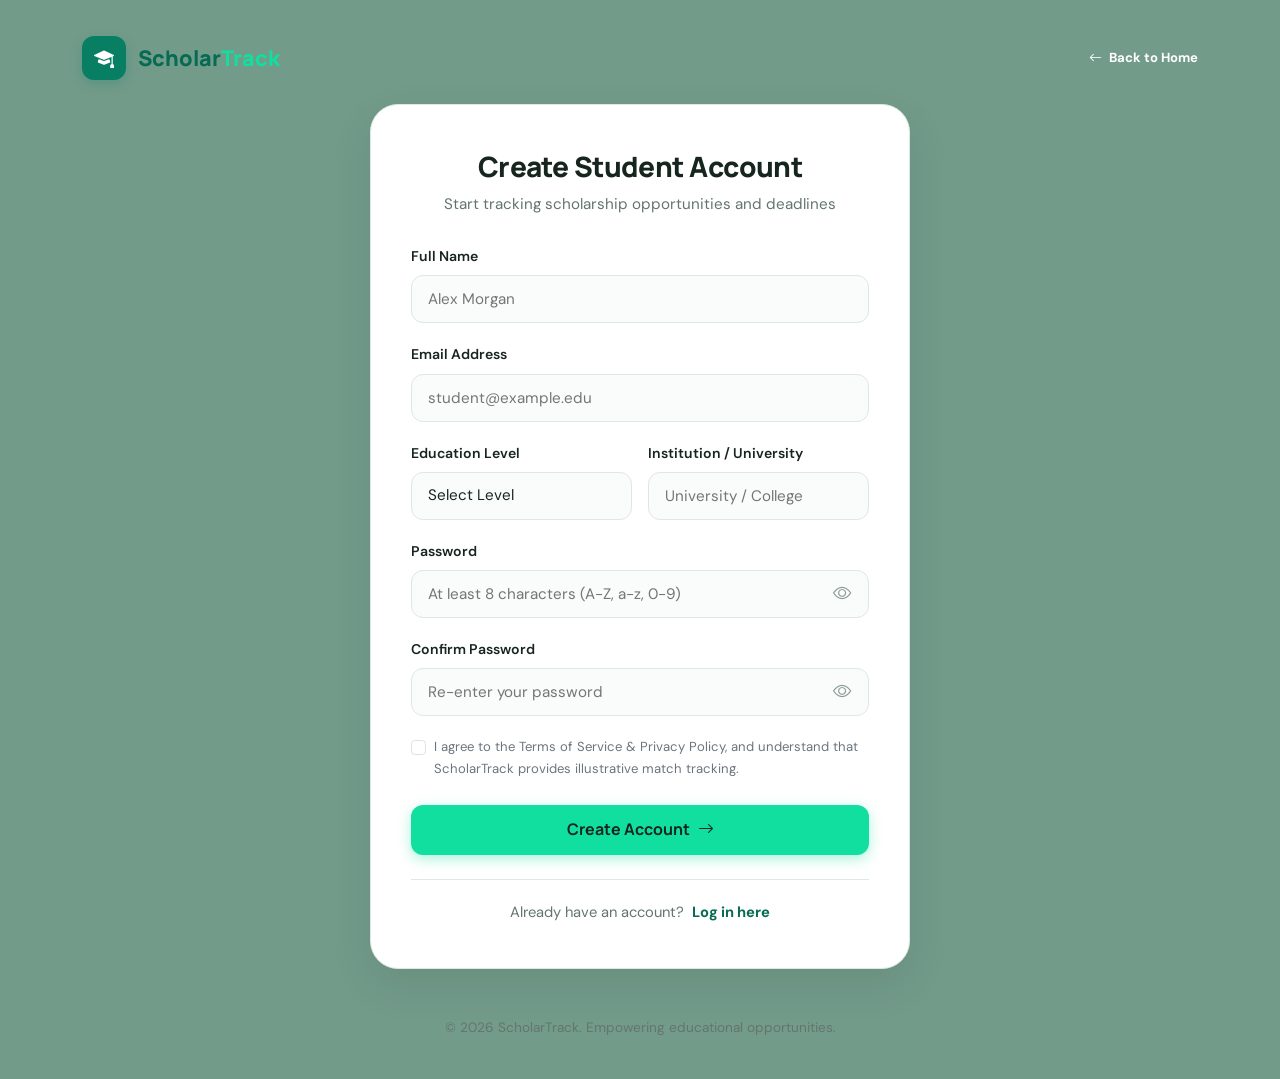
<file: frontend/signup.html>
<!DOCTYPE html>
<html lang="en">
<head>
    <meta charset="UTF-8">
    <meta name="viewport" content="width=device-width, initial-scale=1.0">

    <title>Create Account — ScholarTrack</title>

    <meta
        name="description"
        content="Create a free ScholarTrack account to discover verified scholarships, verify your eligibility criteria, and keep track of application deadlines."
    >

    <meta name="theme-color" content="#739B8A">

    <!-- Fonts -->
    <link rel="preconnect" href="https://fonts.googleapis.com">
    <link rel="preconnect" href="https://fonts.gstatic.com" crossorigin>
    <link
        href="https://fonts.googleapis.com/css2?family=DM+Sans:ital,opsz,wght@0,9..40,400..700;1,9..40,400..700&family=Manrope:wght@400;500;600;700;800&display=swap"
        rel="stylesheet"
    >

    <!-- Bootstrap 5 -->
    <link
        href="https://cdn.jsdelivr.net/npm/bootstrap@5.3.3/dist/css/bootstrap.min.css"
        rel="stylesheet"
    >

    <!-- Bootstrap Icons -->
    <link
        href="https://cdn.jsdelivr.net/npm/bootstrap-icons@1.11.3/font/bootstrap-icons.min.css"
        rel="stylesheet"
    >

    <!-- Shared Styles -->
    <link rel="stylesheet" href="css/style.css">
    <link rel="stylesheet" href="css/auth.css">
</head>

<body class="signup-page">

    <!-- Header -->
    <header class="signup-navbar">
        <div class="container d-flex justify-content-between align-items-center">
            <a class="signup-brand" href="index.html">
                <span class="signup-brand-icon">
                    <i class="bi bi-mortarboard-fill"></i>
                </span>
                <span>Scholar<span class="signup-brand-highlight">Track</span></span>
            </a>

            <a href="index.html" class="text-white small fw-bold text-decoration-none">
                <i class="bi bi-arrow-left me-1"></i> Back to Home
            </a>
        </div>
    </header>

    <main class="flex-grow-1 d-flex align-items-center justify-content-center">
        <div class="signup-card-wrapper">

            <div class="signup-card-header">
                <h1>Create Student Account</h1>
                <p>Start tracking scholarship opportunities and deadlines</p>
            </div>

            <!-- Server & Form Feedback Banner -->
            <div
                class="signup-message"
                id="signupMessage"
                role="alert"
                aria-live="polite"
            ></div>

            <form id="signupForm" novalidate>

                <!-- Full Name -->
                <div class="signup-form-group">
                    <label class="signup-label" for="fullName">Full Name</label>
                    <div class="signup-input-wrapper">
                        <input
                            type="text"
                            class="signup-input"
                            id="fullName"
                            placeholder="Alex Morgan"
                            required
                            autocomplete="name"
                        >
                    </div>
                </div>

                <!-- Email Address -->
                <div class="signup-form-group">
                    <label class="signup-label" for="email">Email Address</label>
                    <div class="signup-input-wrapper">
                        <input
                            type="email"
                            class="signup-input"
                            id="email"
                            placeholder="student@example.edu"
                            required
                            autocomplete="email"
                        >
                    </div>
                </div>

                <!-- Education Level & Institution Row -->
                <div class="row g-3 signup-form-group">
                    <div class="col-md-6">
                        <label class="signup-label" for="educationLevel">Education Level</label>
                        <select class="signup-input form-select" id="educationLevel" required>
                            <option value="">Select Level</option>
                            <option value="Undergraduate">Undergraduate</option>
                            <option value="Postgraduate">Postgraduate</option>
                            <option value="Doctoral / PhD">Doctoral / PhD</option>
                            <option value="Diploma / Polytechnic">Diploma / Polytechnic</option>
                            <option value="High School">High School (11th-12th)</option>
                        </select>
                    </div>

                    <div class="col-md-6">
                        <label class="signup-label" for="institution">Institution / University</label>
                        <input
                            type="text"
                            class="signup-input"
                            id="institution"
                            placeholder="University / College"
                            required
                        >
                    </div>
                </div>

                <!-- Password -->
                <div class="signup-form-group">
                    <label class="signup-label" for="password">Password</label>
                    <div class="signup-input-wrapper">
                        <input
                            type="password"
                            class="signup-input"
                            id="password"
                            placeholder="At least 8 characters (A-Z, a-z, 0-9)"
                            required
                            autocomplete="new-password"
                        >
                        <button
                            type="button"
                            class="signup-password-toggle"
                            id="togglePassword"
                            data-toggle-password="password"
                            aria-label="Toggle password visibility"
                        >
                            <i class="bi bi-eye"></i>
                        </button>
                    </div>
                </div>

                <!-- Confirm Password -->
                <div class="signup-form-group">
                    <label class="signup-label" for="confirmPassword">Confirm Password</label>
                    <div class="signup-input-wrapper">
                        <input
                            type="password"
                            class="signup-input"
                            id="confirmPassword"
                            placeholder="Re-enter your password"
                            required
                            autocomplete="new-password"
                        >
                        <button
                            type="button"
                            class="signup-password-toggle"
                            id="toggleConfirmPassword"
                            data-toggle-password="confirmPassword"
                            aria-label="Toggle password visibility"
                        >
                            <i class="bi bi-eye"></i>
                        </button>
                    </div>
                </div>

                <!-- Terms and Transparency Agreement -->
                <div class="mb-4 form-check">
                    <input type="checkbox" class="form-check-input" id="agreeTerms" required>
                    <label class="form-check-label small text-secondary" for="agreeTerms">
                        I agree to the Terms of Service & Privacy Policy, and understand that ScholarTrack provides illustrative match tracking.
                    </label>
                </div>

                <!-- Submit Button -->
                <button
                    type="submit"
                    class="btn-signup-primary"
                    id="signupButton"
                >
                    <span id="signupButtonText">Create Account</span>
                    <i class="bi bi-arrow-right"></i>
                </button>

            </form>

            <div class="signup-card-footer">
                <span>Already have an account?</span>
                <a href="login.html" class="fw-bold ms-1">Log in here</a>
            </div>

        </div>
    </main>

    <footer class="auth-page-footer">
        <p class="mb-0">
            &copy; 2026 ScholarTrack. Empowering educational opportunities.
        </p>
    </footer>

    <!-- Scripts -->
    <script src="https://cdn.jsdelivr.net/npm/bootstrap@5.3.3/dist/js/bootstrap.bundle.min.js"></script>
    <script src="js/auth.js"></script>

</body>
</html>
</file>
<file: frontend/css/style.css>
/* =========================================================
   SCHOLARTRACK
   Scholarship & Fellowship Deadline Tracker
   Main Unified Stylesheet

   Design System:
   - Sage-green outer page background (#739B8A)
   - White rounded website container (#FFFFFF)
   - White navigation bar
   - Large emerald-green hero section (#087F63)
   - Vibrant green primary action buttons (#10DFA0 / #066B53)
   - Charcoal headings (#17251F)
   - Muted secondary text (#64756D)
   - Soft shadows & restrained, accessible human-centered UI
========================================================= */

/* =========================================================
   01. ROOT VARIABLES
========================================================= */

:root {
    --page-background: #739B8A;
    --surface: #FFFFFF;
    --hero-background: #087F63;
    --primary: #10DFA0;
    --primary-hover: #066B53;
    --text-primary: #17251F;
    --text-secondary: #64756D;
    --border: #DCE8E1;
    --warning: #E9A23B;
    --danger: #D9534F;

    --surface-subtle: #F6FAF8;
    --surface-hover: #EEF5F1;
    --card-shadow: 0 4px 16px rgba(23, 37, 31, 0.06);
    --elevated-shadow: 0 12px 32px rgba(23, 37, 31, 0.09);

    --font-heading: "Manrope", -apple-system, BlinkMacSystemFont, "Segoe UI", Roboto, sans-serif;
    --font-body: "DM Sans", -apple-system, BlinkMacSystemFont, "Segoe UI", Roboto, sans-serif;

    --radius-sm: 8px;
    --radius-md: 14px;
    --radius-lg: 20px;
    --radius-xl: 28px;

    --transition: 0.22s ease;
}

/* =========================================================
   02. RESET & BASE
========================================================= */

*,
*::before,
*::after {
    box-sizing: border-box;
}

html {
    scroll-behavior: smooth;
    scroll-padding-top: 90px;
}

body {
    margin: 0;
    min-height: 100vh;
    background-color: var(--page-background);
    color: var(--text-primary);
    font-family: var(--font-body);
    font-size: 15px;
    line-height: 1.65;
    padding: 24px 20px;
    -webkit-font-smoothing: antialiased;
}

@media (max-width: 991px) {
    body {
        padding: 12px 8px;
    }
}

@media (max-width: 576px) {
    body {
        padding: 0;
    }
}

h1, h2, h3, h4, h5, h6 {
    font-family: var(--font-heading);
    color: var(--text-primary);
    font-weight: 700;
    line-height: 1.25;
    letter-spacing: -0.02em;
}

p {
    margin-bottom: 1rem;
    color: var(--text-secondary);
}

a {
    color: inherit;
    text-decoration: none;
    transition: color var(--transition);
}

a:hover {
    color: var(--primary-hover);
}

img, svg {
    max-width: 100%;
    height: auto;
}

:focus-visible {
    outline: 2px solid var(--primary-hover);
    outline-offset: 3px;
}

/* =========================================================
   03. WEBSITE CONTAINER (WHITE ROUNDED SURFACE)
========================================================= */

.site-frame {
    max-width: 1380px;
    margin: 0 auto;
    background: var(--surface);
    border-radius: var(--radius-xl);
    box-shadow: 0 20px 50px rgba(23, 37, 31, 0.14);
    overflow: hidden;
    position: relative;
    border: 1px solid rgba(220, 232, 225, 0.8);
    display: flex;
    flex-direction: column;
    min-height: calc(100vh - 48px);
}

@media (max-width: 768px) {
    .site-frame {
        border-radius: 0;
        border: none;
        min-height: 100vh;
    }
}

/* =========================================================
   04. NAVIGATION BAR (WHITE)
========================================================= */

.site-header {
    background: var(--surface);
    border-bottom: 1px solid var(--border);
    position: sticky;
    top: 0;
    z-index: 1020;
    padding: 14px 0;
}

.brand {
    display: inline-flex;
    align-items: center;
    gap: 10px;
    font-family: var(--font-heading);
    font-size: 1.35rem;
    font-weight: 800;
    color: var(--text-primary);
    text-decoration: none;
}

.brand:hover {
    color: var(--text-primary);
}

.brand-icon {
    display: inline-grid;
    place-items: center;
    width: 38px;
    height: 38px;
    background: var(--hero-background);
    color: #FFFFFF;
    border-radius: var(--radius-sm);
    font-size: 1.15rem;
    box-shadow: 0 4px 10px rgba(8, 127, 99, 0.2);
}

.brand-highlight {
    color: var(--hero-background);
}

.nav-links .nav-link {
    color: var(--text-secondary);
    font-weight: 600;
    font-size: 0.95rem;
    padding: 8px 16px;
    border-radius: 50px;
    transition: all var(--transition);
}

.nav-links .nav-link:hover,
.nav-links .nav-link.active {
    color: var(--text-primary);
    background: var(--surface-subtle);
}

.nav-actions {
    display: flex;
    align-items: center;
    gap: 12px;
}

.btn-nav-login {
    color: var(--text-primary);
    font-weight: 600;
    padding: 8px 18px;
    border-radius: 50px;
    transition: background-color var(--transition);
}

.btn-nav-login:hover {
    background: var(--surface-subtle);
    color: var(--primary-hover);
}

.btn-nav-signup {
    background: var(--primary);
    color: var(--text-primary);
    font-family: var(--font-heading);
    font-weight: 700;
    font-size: 0.92rem;
    padding: 9px 20px;
    border-radius: 50px;
    display: inline-flex;
    align-items: center;
    gap: 6px;
    border: none;
    box-shadow: 0 4px 12px rgba(16, 223, 160, 0.3);
    transition: all var(--transition);
}

.btn-nav-signup:hover {
    background: var(--primary-hover);
    color: #FFFFFF;
    transform: translateY(-1px);
    box-shadow: 0 6px 16px rgba(6, 107, 83, 0.25);
}

/* =========================================================
   05. HERO SECTION (EMERALD GREEN CONTAINER)
========================================================= */

.hero-wrapper {
    padding: 24px 32px 12px;
}

@media (max-width: 768px) {
    .hero-wrapper {
        padding: 16px 16px 8px;
    }
}

.hero-emerald-card {
    background: var(--hero-background);
    color: #FFFFFF;
    border-radius: var(--radius-lg);
    padding: 64px 56px;
    position: relative;
    overflow: hidden;
    box-shadow: 0 16px 36px rgba(8, 127, 99, 0.2);
}

@media (max-width: 991px) {
    .hero-emerald-card {
        padding: 44px 32px;
    }
}

@media (max-width: 576px) {
    .hero-emerald-card {
        padding: 32px 20px;
        border-radius: var(--radius-md);
    }
}

.hero-pill-badge {
    display: inline-flex;
    align-items: center;
    gap: 8px;
    background: rgba(255, 255, 255, 0.16);
    color: #FFFFFF;
    border: 1px solid rgba(255, 255, 255, 0.28);
    border-radius: 50px;
    padding: 6px 16px;
    font-size: 0.85rem;
    font-weight: 600;
    margin-bottom: 22px;
}

.hero-pill-badge i {
    color: var(--primary);
}

.hero-emerald-card h1 {
    color: #FFFFFF;
    font-size: clamp(2rem, 3.8vw, 3.25rem);
    font-weight: 800;
    letter-spacing: -0.03em;
    line-height: 1.15;
    margin-bottom: 18px;
}

.hero-emerald-card h1 .highlight-green {
    color: var(--primary);
}

.hero-emerald-card p.hero-lead {
    color: rgba(255, 255, 255, 0.88);
    font-size: 1.1rem;
    line-height: 1.65;
    max-width: 560px;
    margin-bottom: 32px;
}

.hero-cta-group {
    display: flex;
    flex-wrap: wrap;
    align-items: center;
    gap: 14px;
    margin-bottom: 32px;
}

.btn-hero-primary {
    background: var(--primary);
    color: var(--text-primary);
    font-family: var(--font-heading);
    font-weight: 700;
    font-size: 1rem;
    padding: 13px 28px;
    border-radius: 50px;
    display: inline-flex;
    align-items: center;
    gap: 8px;
    border: none;
    box-shadow: 0 6px 20px rgba(16, 223, 160, 0.4);
    transition: all var(--transition);
}

.btn-hero-primary:hover {
    background: #0dd495;
    color: var(--text-primary);
    transform: translateY(-2px);
    box-shadow: 0 8px 24px rgba(16, 223, 160, 0.5);
}

.btn-hero-secondary {
    background: rgba(255, 255, 255, 0.12);
    color: #FFFFFF;
    font-family: var(--font-heading);
    font-weight: 600;
    font-size: 1rem;
    padding: 13px 26px;
    border-radius: 50px;
    display: inline-flex;
    align-items: center;
    gap: 8px;
    border: 1px solid rgba(255, 255, 255, 0.35);
    transition: all var(--transition);
}

.btn-hero-secondary:hover {
    background: rgba(255, 255, 255, 0.22);
    color: #FFFFFF;
    border-color: rgba(255, 255, 255, 0.6);
}

.hero-trust-bar {
    display: flex;
    align-items: center;
    gap: 12px;
    font-size: 0.88rem;
    color: rgba(255, 255, 255, 0.78);
}

.hero-trust-bar i {
    color: var(--primary);
    font-size: 1.1rem;
}

/* Hero Right Visual Preview Card */
.hero-preview-card {
    background: #FFFFFF;
    border-radius: var(--radius-md);
    padding: 24px;
    color: var(--text-primary);
    box-shadow: 0 16px 40px rgba(0, 0, 0, 0.16);
    position: relative;
    border: 1px solid rgba(220, 232, 225, 0.9);
}

.hero-preview-header {
    display: flex;
    justify-content: space-between;
    align-items: center;
    margin-bottom: 16px;
    padding-bottom: 12px;
    border-bottom: 1px solid var(--border);
}

.hero-preview-badge {
    background: #E8F7F2;
    color: #066B53;
    font-weight: 700;
    font-size: 0.75rem;
    padding: 4px 10px;
    border-radius: 50px;
    text-transform: uppercase;
    letter-spacing: 0.04em;
}

.hero-preview-item {
    padding: 12px;
    background: var(--surface-subtle);
    border-radius: var(--radius-sm);
    margin-bottom: 10px;
    border: 1px solid var(--border);
    display: flex;
    justify-content: space-between;
    align-items: center;
}

.hero-preview-item strong {
    font-size: 0.92rem;
    display: block;
    color: var(--text-primary);
}

.hero-preview-item span {
    font-size: 0.82rem;
    color: var(--text-secondary);
}

.days-left-badge {
    background: #FEF3D6;
    color: #925805;
    font-size: 0.8rem;
    font-weight: 700;
    padding: 4px 10px;
    border-radius: 50px;
    white-space: nowrap;
}

/* =========================================================
   06. WHITE CONTENT SECTIONS
========================================================= */

.content-section {
    padding: 56px 36px;
}

@media (max-width: 768px) {
    .content-section {
        padding: 40px 20px;
    }
}

.section-eyebrow {
    display: inline-block;
    color: var(--hero-background);
    font-size: 0.85rem;
    font-weight: 700;
    text-transform: uppercase;
    letter-spacing: 0.08em;
    margin-bottom: 10px;
}

.section-title {
    font-size: clamp(1.75rem, 2.6vw, 2.35rem);
    font-weight: 800;
    margin-bottom: 12px;
    color: var(--text-primary);
}

.section-subtitle {
    font-size: 1.05rem;
    color: var(--text-secondary);
    max-width: 650px;
    margin-bottom: 40px;
}

/* Feature Cards */
.feature-card {
    background: var(--surface);
    border: 1.5px solid var(--border);
    border-radius: var(--radius-md);
    padding: 32px 28px;
    height: 100%;
    transition: all var(--transition);
    box-shadow: var(--card-shadow);
    display: flex;
    flex-direction: column;
}

.feature-card:hover {
    border-color: #A3D4C4;
    transform: translateY(-3px);
    box-shadow: var(--elevated-shadow);
}

.feature-icon-wrapper {
    width: 48px;
    height: 48px;
    border-radius: var(--radius-sm);
    background: #E8F7F2;
    color: var(--hero-background);
    display: grid;
    place-items: center;
    font-size: 1.4rem;
    margin-bottom: 20px;
}

.feature-card h3 {
    font-size: 1.25rem;
    font-weight: 700;
    margin-bottom: 10px;
}

.feature-card p {
    font-size: 0.95rem;
    color: var(--text-secondary);
    line-height: 1.6;
    margin-bottom: 0;
}

/* =========================================================
   07. HOW IT WORKS
========================================================= */

.how-card {
    background: var(--surface-subtle);
    border: 1px solid var(--border);
    border-radius: var(--radius-md);
    padding: 28px;
    position: relative;
    height: 100%;
}

.how-number {
    display: inline-block;
    width: 34px;
    height: 34px;
    line-height: 34px;
    text-align: center;
    border-radius: 50%;
    background: var(--hero-background);
    color: #FFFFFF;
    font-weight: 800;
    font-size: 0.9rem;
    margin-bottom: 16px;
}

.how-card h3 {
    font-size: 1.15rem;
    font-weight: 700;
    margin-bottom: 8px;
}

.how-card p {
    font-size: 0.92rem;
    color: var(--text-secondary);
    margin-bottom: 0;
}

/* =========================================================
   08. TRANSPARENCY & DATA ETHICS STRIP
========================================================= */

.transparency-banner {
    background: #F1F7F4;
    border: 1.5px solid var(--border);
    border-radius: var(--radius-lg);
    padding: 36px 40px;
    margin: 20px 32px 48px;
}

@media (max-width: 768px) {
    .transparency-banner {
        margin: 16px;
        padding: 24px 20px;
    }
}

.transparency-banner h3 {
    font-size: 1.35rem;
    color: var(--hero-background);
    font-weight: 800;
    margin-bottom: 10px;
    display: flex;
    align-items: center;
    gap: 10px;
}

.transparency-banner p {
    font-size: 0.95rem;
    color: var(--text-secondary);
    margin-bottom: 0;
    line-height: 1.65;
}

/* =========================================================
   09. FOOTER
========================================================= */

.site-footer {
    background: #F9FCFA;
    border-top: 1px solid var(--border);
    padding: 48px 36px 28px;
    margin-top: auto;
}

.footer-col h4 {
    font-size: 0.95rem;
    font-weight: 700;
    color: var(--text-primary);
    margin-bottom: 16px;
    text-transform: uppercase;
    letter-spacing: 0.05em;
}

.footer-col ul {
    list-style: none;
    padding: 0;
    margin: 0;
}

.footer-col ul li {
    margin-bottom: 10px;
}

.footer-col ul li a {
    color: var(--text-secondary);
    font-size: 0.92rem;
}

.footer-col ul li a:hover {
    color: var(--primary-hover);
}

.footer-bottom {
    margin-top: 36px;
    padding-top: 20px;
    border-top: 1px solid var(--border);
    display: flex;
    justify-content: space-between;
    align-items: center;
    flex-wrap: wrap;
    gap: 12px;
    font-size: 0.88rem;
    color: var(--text-secondary);
}

/* =========================================================
   10. COMMON DASHBOARD & SUB-PAGE STYLES
========================================================= */

.dashboard-page,
.subpage {
    background-color: var(--page-background);
}

.subpage-header {
    background: var(--surface-subtle);
    border-bottom: 1px solid var(--border);
    padding: 32px 36px;
}

.subpage-title {
    font-size: 1.85rem;
    font-weight: 800;
    color: var(--text-primary);
    margin-bottom: 6px;
}

.subpage-desc {
    color: var(--text-secondary);
    font-size: 0.95rem;
    margin-bottom: 0;
}

/* Metric / Stat Card */
.stat-card {
    background: var(--surface);
    border: 1px solid var(--border);
    border-radius: var(--radius-md);
    padding: 24px;
    box-shadow: var(--card-shadow);
    display: flex;
    align-items: center;
    gap: 18px;
}

.stat-icon {
    width: 48px;
    height: 48px;
    border-radius: var(--radius-sm);
    background: #E8F7F2;
    color: var(--hero-background);
    display: grid;
    place-items: center;
    font-size: 1.35rem;
    flex-shrink: 0;
}

.stat-value {
    font-size: 1.65rem;
    font-weight: 800;
    color: var(--text-primary);
    line-height: 1.1;
}

.stat-label {
    font-size: 0.85rem;
    color: var(--text-secondary);
    font-weight: 600;
    text-transform: uppercase;
    letter-spacing: 0.04em;
}

/* Filter controls */
.form-control-custom,
.form-select-custom {
    height: 46px;
    border: 1.5px solid var(--border);
    border-radius: var(--radius-sm);
    padding: 8px 14px;
    font-size: 0.92rem;
    color: var(--text-primary);
    background-color: #FFFFFF;
}

.form-control-custom:focus,
.form-select-custom:focus {
    border-color: var(--hero-background);
    outline: none;
    box-shadow: 0 0 0 3px rgba(8, 127, 99, 0.12);
}

/* Status Badges */
.badge-status {
    padding: 5px 12px;
    border-radius: 50px;
    font-size: 0.78rem;
    font-weight: 700;
    text-transform: uppercase;
    letter-spacing: 0.03em;
}

.badge-status.open {
    background: #E8F7F2;
    color: #066B53;
}

.badge-status.closing-soon {
    background: #FEF3D6;
    color: #925805;
}

.badge-status.closed {
    background: #FDF2F2;
    color: var(--danger);
}

/* Buttons */
.btn-primary-action {
    background: var(--primary);
    color: var(--text-primary);
    font-family: var(--font-heading);
    font-weight: 700;
    padding: 10px 22px;
    border-radius: var(--radius-sm);
    border: none;
    transition: all var(--transition);
    display: inline-flex;
    align-items: center;
    gap: 8px;
}

.btn-primary-action:hover {
    background: var(--primary-hover);
    color: #FFFFFF;
}

.btn-outline-action {
    background: transparent;
    color: var(--text-primary);
    border: 1.5px solid var(--border);
    font-weight: 600;
    padding: 9px 20px;
    border-radius: var(--radius-sm);
    transition: all var(--transition);
    display: inline-flex;
    align-items: center;
    gap: 8px;
}

.btn-outline-action:hover {
    background: var(--surface-subtle);
    border-color: #A3D4C4;
}

/* Prefers-reduced-motion */
@media (prefers-reduced-motion: reduce) {
    *,
    *::before,
    *::after {
        animation-duration: 0.01ms !important;
        animation-iteration-count: 1 !important;
        transition-duration: 0.01ms !important;
        scroll-behavior: auto !important;
    }
}
</file>
<file: frontend/css/auth.css>
/* =====================================================
   ScholarTrack — Authentication Shared Styles
   File: frontend/css/auth.css

   Used by:
   - login.html
   - signup.html

   Theme:
   - Sage-green outer frame (#739B8A)
   - Clean white card surface (#FFFFFF)
   - Emerald hero accents (#087F63)
   - Vibrant green primary actions (#10DFA0 / #066B53)
   - Charcoal typography (#17251F)
   - Accessible contrast & responsive layouts
===================================================== */


/* =====================================================
   1. DESIGN TOKENS
===================================================== */

:root {
    --page-background: #739B8A;
    --surface: #FFFFFF;
    --hero-background: #087F63;
    --primary: #10DFA0;
    --primary-hover: #066B53;
    --text-primary: #17251F;
    --text-secondary: #64756D;
    --border: #DCE8E1;
    --warning: #E9A23B;
    --danger: #D9534F;

    --auth-bg: var(--page-background);
    --auth-card: var(--surface);
    --auth-input-bg: #F9FCFA;
    --auth-text: var(--text-primary);
    --auth-text-secondary: var(--text-secondary);
    --auth-text-muted: #8A9D94;
    --auth-accent: var(--primary);
    --auth-accent-dark: var(--primary-hover);
    --auth-border: var(--border);
    --auth-danger: var(--danger);
    --auth-warning: var(--warning);
    --auth-success: #087F63;

    --auth-radius-sm: 8px;
    --auth-radius-md: 12px;
    --auth-radius-lg: 20px;
    --auth-radius-xl: 28px;

    --auth-shadow: 0 16px 40px rgba(23, 37, 31, 0.10);
    --auth-transition: 200ms ease;
}


/* =====================================================
   2. BASE
===================================================== */

.auth-page,
.signup-page {
    min-height: 100vh;
    background: var(--auth-bg);
    color: var(--auth-text);
    font-family: "DM Sans", -apple-system, BlinkMacSystemFont, sans-serif;
    padding: 24px 16px;
    display: flex;
    flex-direction: column;
}

@media (max-width: 576px) {
    .auth-page,
    .signup-page {
        padding: 12px 8px;
    }
}

.auth-page *,
.signup-page * {
    box-sizing: border-box;
}

.auth-page a,
.signup-page a {
    color: var(--auth-accent-dark);
    text-decoration: none;
    transition: color var(--auth-transition);
}

.auth-page a:hover,
.signup-page a:hover {
    color: #044b3a;
    text-decoration: underline;
}


/* =====================================================
   3. BRAND
===================================================== */

.auth-navbar,
.signup-navbar {
    padding: 12px 0 24px;
}

.auth-brand,
.signup-brand {
    display: inline-flex;
    align-items: center;
    gap: 12px;
    color: #FFFFFF;
    font-family: "Manrope", sans-serif;
    font-size: 1.35rem;
    font-weight: 800;
    text-decoration: none;
}

.auth-brand:hover,
.signup-brand:hover {
    color: #FFFFFF;
    text-decoration: none;
}

.auth-brand-icon,
.signup-brand-icon {
    display: grid;
    width: 44px;
    height: 44px;
    flex-shrink: 0;
    place-items: center;
    border-radius: var(--auth-radius-md);
    background: #087F63;
    color: #FFFFFF;
    font-size: 1.25rem;
    box-shadow: 0 4px 12px rgba(8, 127, 99, 0.25);
}

.auth-brand-highlight,
.signup-brand-highlight {
    color: #10DFA0;
}


/* =====================================================
   4. CARD WRAPPER
===================================================== */

.auth-card-wrapper,
.signup-card-wrapper {
    background: var(--auth-card);
    border-radius: var(--auth-radius-xl);
    border: 1px solid var(--auth-border);
    box-shadow: var(--auth-shadow);
    padding: 44px 40px;
    margin: 0 auto 32px;
    width: 100%;
    max-width: 480px;
}

.signup-card-wrapper {
    max-width: 540px;
}

@media (max-width: 576px) {
    .auth-card-wrapper,
    .signup-card-wrapper {
        padding: 28px 20px;
        border-radius: var(--auth-radius-lg);
    }
}

.auth-card-header,
.signup-card-header {
    margin-bottom: 28px;
    text-align: center;
}

.auth-card-header h1,
.signup-card-header h1 {
    font-family: "Manrope", sans-serif;
    font-size: 1.75rem;
    font-weight: 800;
    color: var(--auth-text);
    margin: 0 0 8px;
    letter-spacing: -0.02em;
}

.auth-card-header p,
.signup-card-header p {
    color: var(--auth-text-secondary);
    font-size: 0.95rem;
    margin: 0;
}


/* =====================================================
   5. FORM CONTROLS
===================================================== */

.auth-form-group,
.signup-form-group {
    margin-bottom: 20px;
}

.auth-label,
.signup-label {
    display: block;
    font-size: 0.88rem;
    font-weight: 600;
    color: var(--auth-text);
    margin-bottom: 7px;
}

.auth-input-wrapper,
.signup-input-wrapper {
    position: relative;
    display: flex;
    align-items: center;
}

.auth-input,
.signup-input {
    width: 100%;
    height: 48px;
    padding: 10px 16px;
    background: var(--auth-input-bg);
    border: 1.5px solid var(--auth-border);
    border-radius: var(--auth-radius-md);
    color: var(--auth-text);
    font-size: 0.95rem;
    font-family: inherit;
    transition: border-color var(--auth-transition), box-shadow var(--auth-transition);
}

.auth-input:focus,
.signup-input:focus {
    outline: none;
    background: #FFFFFF;
    border-color: #087F63;
    box-shadow: 0 0 0 3px rgba(8, 127, 99, 0.15);
}

.auth-input.is-invalid,
.signup-input.is-invalid {
    border-color: var(--auth-danger);
    background: #FFF8F8;
}

.auth-password-toggle,
.signup-password-toggle {
    position: absolute;
    right: 12px;
    top: 50%;
    transform: translateY(-50%);
    background: none;
    border: none;
    color: var(--auth-text-muted);
    cursor: pointer;
    font-size: 1.15rem;
    padding: 6px;
    display: flex;
    align-items: center;
    border-radius: 6px;
    transition: color var(--auth-transition);
}

.auth-password-toggle:hover,
.signup-password-toggle:hover {
    color: var(--auth-text);
}


/* =====================================================
   6. BUTTONS
===================================================== */

.btn-auth-primary,
.btn-signup-primary {
    width: 100%;
    height: 50px;
    display: inline-flex;
    align-items: center;
    justify-content: center;
    gap: 8px;
    background: var(--primary);
    color: #17251F;
    font-family: "Manrope", sans-serif;
    font-size: 1rem;
    font-weight: 700;
    border: none;
    border-radius: var(--auth-radius-md);
    cursor: pointer;
    transition: background-color var(--auth-transition), transform var(--auth-transition);
    box-shadow: 0 4px 14px rgba(16, 223, 160, 0.35);
}

.btn-auth-primary:hover,
.btn-signup-primary:hover {
    background: var(--primary-hover);
    color: #FFFFFF;
    transform: translateY(-1px);
    box-shadow: 0 6px 18px rgba(6, 107, 83, 0.3);
}

.btn-auth-primary:active,
.btn-signup-primary:active {
    transform: translateY(0);
}

.btn-auth-primary:disabled,
.btn-signup-primary:disabled {
    opacity: 0.65;
    cursor: not-allowed;
    transform: none;
}


/* =====================================================
   7. MESSAGES & FEEDBACK
===================================================== */

.auth-message,
.signup-message {
    display: none;
    padding: 12px 16px;
    border-radius: var(--auth-radius-md);
    font-size: 0.9rem;
    margin-bottom: 20px;
    line-height: 1.5;
}

.auth-message.show,
.signup-message.show {
    display: block;
}

.auth-message.error,
.signup-message.error {
    background: #FDF2F2;
    border: 1px solid #F8D7DA;
    color: var(--auth-danger);
}

.auth-message.success,
.signup-message.success {
    background: #E8F7F2;
    border: 1px solid #BFE8D9;
    color: #066B53;
}


/* =====================================================
   8. FOOTER / META
===================================================== */

.auth-card-footer,
.signup-card-footer {
    margin-top: 24px;
    padding-top: 20px;
    border-top: 1px solid var(--auth-border);
    text-align: center;
    font-size: 0.92rem;
    color: var(--auth-text-secondary);
}

.auth-page-footer {
    margin-top: auto;
    text-align: center;
    padding: 16px 0;
    color: rgba(255, 255, 255, 0.85);
    font-size: 0.85rem;
}

.auth-page-footer a {
    color: #FFFFFF;
    font-weight: 600;
}
</file>
